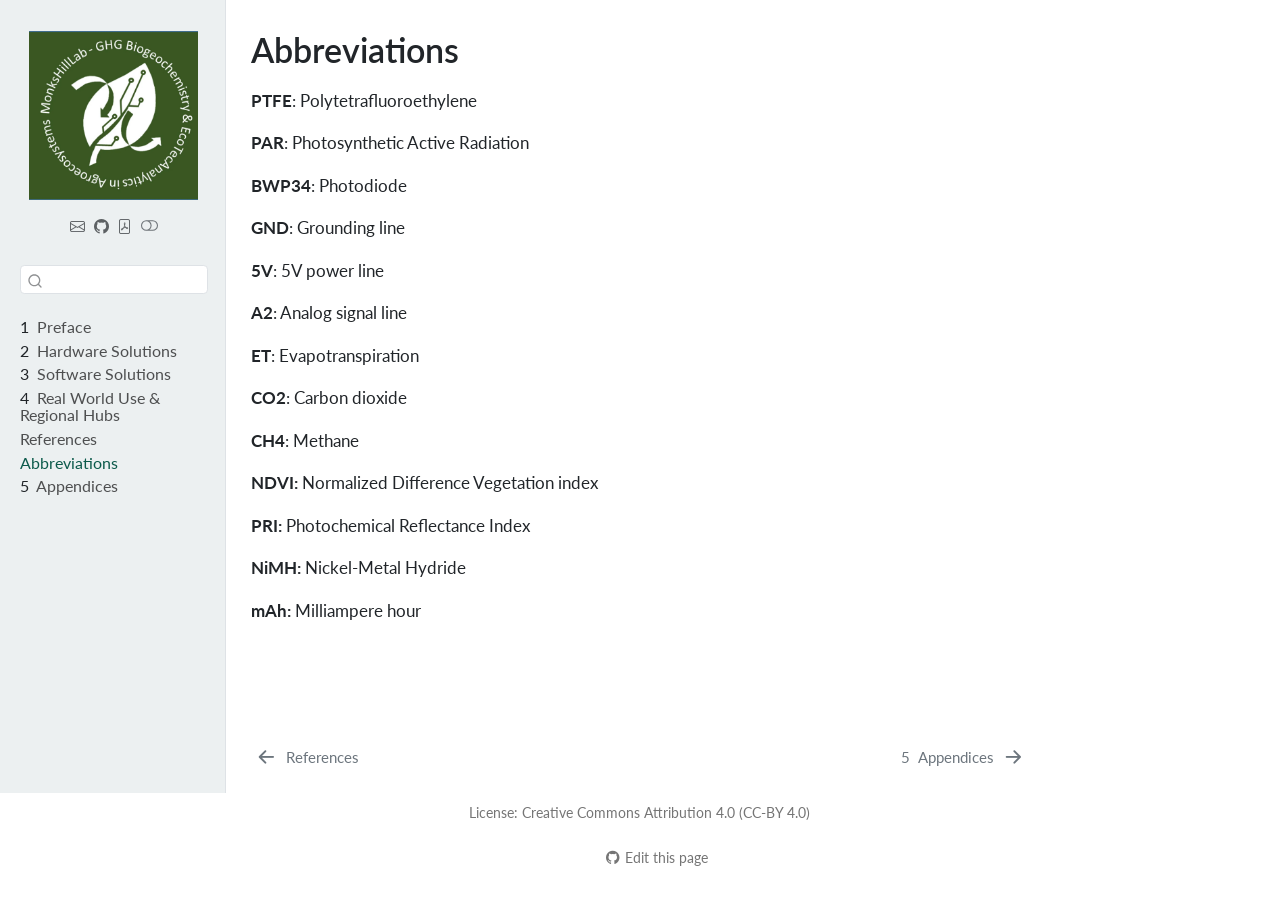
<file: abbreviations.html>
<!DOCTYPE html>
<html xmlns="http://www.w3.org/1999/xhtml" lang="en" xml:lang="en"><head>

<meta charset="utf-8">
<meta name="generator" content="quarto-1.9.37">

<meta name="viewport" content="width=device-width, initial-scale=1.0, user-scalable=yes">


<title>Abbreviations – Build-It-Yourself: Low-Cost Systems for Field Ecophysiology</title>
<style>
/* Default styles provided by pandoc.
** See https://pandoc.org/MANUAL.html#variables-for-html for config info.
*/
code{white-space: pre-wrap;}
span.smallcaps{font-variant: small-caps;}
div.columns{display: flex; gap: min(4vw, 1.5em);}
div.column{flex: auto; overflow-x: auto;}
div.hanging-indent{margin-left: 1.5em; text-indent: -1.5em;}
ul.task-list{list-style: none;}
ul.task-list li input[type="checkbox"] {
  width: 0.8em;
  margin: 0 0.8em 0.2em -1em; /* quarto-specific, see https://github.com/quarto-dev/quarto-cli/issues/4556 */ 
  vertical-align: middle;
}
</style>


<script src="site_libs/quarto-nav/quarto-nav.js"></script>
<script src="site_libs/clipboard/clipboard.min.js"></script>
<script src="site_libs/quarto-search/autocomplete.umd.js"></script>
<script src="site_libs/quarto-search/fuse.min.js"></script>
<script src="site_libs/quarto-search/quarto-search.js"></script>
<meta name="quarto:offset" content="./">
<link href="./appendices.html" rel="next">
<link href="./references.html" rel="prev">
<link href="./assets/mhl-logo.png" rel="icon" type="image/png">
<script src="site_libs/quarto-html/quarto.js" type="module"></script>
<script src="site_libs/quarto-html/tabsets/tabsets.js" type="module"></script>
<script src="site_libs/quarto-html/popper.min.js"></script>
<script src="site_libs/quarto-html/tippy.umd.min.js"></script>
<script src="site_libs/quarto-html/anchor.min.js"></script>
<link href="site_libs/quarto-html/tippy.css" rel="stylesheet">
<link href="site_libs/quarto-html/quarto-syntax-highlighting-7f8f88aac4f3542376d5c11b86a4c14d.css" rel="stylesheet" class="quarto-color-scheme" id="quarto-text-highlighting-styles">
<link href="site_libs/quarto-html/quarto-syntax-highlighting-dark-d0ae9245876894da5ac7e18953ecc5cc.css" rel="stylesheet" class="quarto-color-scheme quarto-color-alternate" id="quarto-text-highlighting-styles">
<link href="site_libs/quarto-html/quarto-syntax-highlighting-7f8f88aac4f3542376d5c11b86a4c14d.css" rel="stylesheet" class="quarto-color-scheme-extra" id="quarto-text-highlighting-styles">
<script src="site_libs/bootstrap/bootstrap.min.js"></script>
<link href="site_libs/bootstrap/bootstrap-icons.css" rel="stylesheet">
<link href="site_libs/bootstrap/bootstrap-299e25f7dd983bf99b6040ee74e88e37.min.css" rel="stylesheet" append-hash="true" class="quarto-color-scheme" id="quarto-bootstrap" data-mode="light">
<link href="site_libs/bootstrap/bootstrap-dark-4070aed0ba7530c7d70946110958b82e.min.css" rel="stylesheet" append-hash="true" class="quarto-color-scheme quarto-color-alternate" id="quarto-bootstrap" data-mode="dark">
<link href="site_libs/bootstrap/bootstrap-299e25f7dd983bf99b6040ee74e88e37.min.css" rel="stylesheet" append-hash="true" class="quarto-color-scheme-extra" id="quarto-bootstrap" data-mode="light">
<script id="quarto-search-options" type="application/json">{
  "location": "sidebar",
  "copy-button": false,
  "collapse-after": 3,
  "panel-placement": "start",
  "type": "textbox",
  "limit": 50,
  "keyboard-shortcut": [
    "f",
    "/",
    "s"
  ],
  "show-item-context": false,
  "language": {
    "search-no-results-text": "No results",
    "search-matching-documents-text": "matching documents",
    "search-copy-link-title": "Copy link to search",
    "search-hide-matches-text": "Hide additional matches",
    "search-more-match-text": "more match in this document",
    "search-more-matches-text": "more matches in this document",
    "search-clear-button-title": "Clear",
    "search-text-placeholder": "",
    "search-detached-cancel-button-title": "Cancel",
    "search-submit-button-title": "Submit",
    "search-label": "Search"
  }
}</script>
<script async="" src="https://hypothes.is/embed.js"></script>
<script>
  window.document.addEventListener("DOMContentLoaded", function (_event) {
    document.body.classList.add('hypothesis-enabled');
  });
</script>


</head>

<body class="nav-sidebar docked quarto-light"><script id="quarto-html-before-body" type="application/javascript">
    const toggleBodyColorMode = (bsSheetEl) => {
      const mode = bsSheetEl.getAttribute("data-mode");
      const bodyEl = window.document.querySelector("body");
      if (mode === "dark") {
        bodyEl.classList.add("quarto-dark");
        bodyEl.classList.remove("quarto-light");
      } else {
        bodyEl.classList.add("quarto-light");
        bodyEl.classList.remove("quarto-dark");
      }
    }
    const toggleBodyColorPrimary = () => {
      const bsSheetEl = window.document.querySelector("link#quarto-bootstrap:not([rel=disabled-stylesheet])");
      if (bsSheetEl) {
        toggleBodyColorMode(bsSheetEl);
      }
    }
    const setColorSchemeToggle = (alternate) => {
      const toggles = window.document.querySelectorAll('.quarto-color-scheme-toggle');
      for (let i=0; i < toggles.length; i++) {
        const toggle = toggles[i];
        if (toggle) {
          if (alternate) {
            toggle.classList.add("alternate");
          } else {
            toggle.classList.remove("alternate");
          }
        }
      }
    };
    const toggleColorMode = (alternate) => {
      // Switch the stylesheets
      const primaryStylesheets = window.document.querySelectorAll('link.quarto-color-scheme:not(.quarto-color-alternate)');
      const alternateStylesheets = window.document.querySelectorAll('link.quarto-color-scheme.quarto-color-alternate');
      manageTransitions('#quarto-margin-sidebar .nav-link', false);
      if (alternate) {
        // note: dark is layered on light, we don't disable primary!
        enableStylesheet(alternateStylesheets);
        for (const sheetNode of alternateStylesheets) {
          if (sheetNode.id === "quarto-bootstrap") {
            toggleBodyColorMode(sheetNode);
          }
        }
      } else {
        disableStylesheet(alternateStylesheets);
        enableStylesheet(primaryStylesheets)
        toggleBodyColorPrimary();
      }
      manageTransitions('#quarto-margin-sidebar .nav-link', true);
      // Switch the toggles
      setColorSchemeToggle(alternate)
      // Hack to workaround the fact that safari doesn't
      // properly recolor the scrollbar when toggling (#1455)
      if (navigator.userAgent.indexOf('Safari') > 0 && navigator.userAgent.indexOf('Chrome') == -1) {
        manageTransitions("body", false);
        window.scrollTo(0, 1);
        setTimeout(() => {
          window.scrollTo(0, 0);
          manageTransitions("body", true);
        }, 40);
      }
    }
    const disableStylesheet = (stylesheets) => {
      for (let i=0; i < stylesheets.length; i++) {
        const stylesheet = stylesheets[i];
        stylesheet.rel = 'disabled-stylesheet';
      }
    }
    const enableStylesheet = (stylesheets) => {
      for (let i=0; i < stylesheets.length; i++) {
        const stylesheet = stylesheets[i];
        if(stylesheet.rel !== 'stylesheet') { // for Chrome, which will still FOUC without this check
          stylesheet.rel = 'stylesheet';
        }
      }
    }
    const manageTransitions = (selector, allowTransitions) => {
      const els = window.document.querySelectorAll(selector);
      for (let i=0; i < els.length; i++) {
        const el = els[i];
        if (allowTransitions) {
          el.classList.remove('notransition');
        } else {
          el.classList.add('notransition');
        }
      }
    }
    const isFileUrl = () => {
      return window.location.protocol === 'file:';
    }
    const hasAlternateSentinel = () => {
      let styleSentinel = getColorSchemeSentinel();
      if (styleSentinel !== null) {
        return styleSentinel === "alternate";
      } else {
        return false;
      }
    }
    const setStyleSentinel = (alternate) => {
      const value = alternate ? "alternate" : "default";
      if (!isFileUrl()) {
        window.localStorage.setItem("quarto-color-scheme", value);
      } else {
        localAlternateSentinel = value;
      }
    }
    const getColorSchemeSentinel = () => {
      if (!isFileUrl()) {
        const storageValue = window.localStorage.getItem("quarto-color-scheme");
        return storageValue != null ? storageValue : localAlternateSentinel;
      } else {
        return localAlternateSentinel;
      }
    }
    const toggleGiscusIfUsed = (isAlternate, darkModeDefault) => {
      const baseTheme = document.querySelector('#giscus-base-theme')?.value ?? 'light';
      const alternateTheme = document.querySelector('#giscus-alt-theme')?.value ?? 'dark';
      let newTheme = '';
      if(authorPrefersDark) {
        newTheme = isAlternate ? baseTheme : alternateTheme;
      } else {
        newTheme = isAlternate ? alternateTheme : baseTheme;
      }
      const changeGiscusTheme = () => {
        // From: https://github.com/giscus/giscus/issues/336
        const sendMessage = (message) => {
          const iframe = document.querySelector('iframe.giscus-frame');
          if (!iframe) return;
          iframe.contentWindow.postMessage({ giscus: message }, 'https://giscus.app');
        }
        sendMessage({
          setConfig: {
            theme: newTheme
          }
        });
      }
      const isGiscussLoaded = window.document.querySelector('iframe.giscus-frame') !== null;
      if (isGiscussLoaded) {
        changeGiscusTheme();
      }
    };
    const authorPrefersDark = false;
    const darkModeDefault = authorPrefersDark;
      document.querySelector('link#quarto-text-highlighting-styles.quarto-color-scheme-extra').rel = 'disabled-stylesheet';
      document.querySelector('link#quarto-bootstrap.quarto-color-scheme-extra').rel = 'disabled-stylesheet';
    let localAlternateSentinel = darkModeDefault ? 'alternate' : 'default';
    // Dark / light mode switch
    window.quartoToggleColorScheme = () => {
      // Read the current dark / light value
      let toAlternate = !hasAlternateSentinel();
      toggleColorMode(toAlternate);
      setStyleSentinel(toAlternate);
      toggleGiscusIfUsed(toAlternate, darkModeDefault);
      window.dispatchEvent(new Event('resize'));
    };
    // Switch to dark mode if need be
    if (hasAlternateSentinel()) {
      toggleColorMode(true);
    } else {
      toggleColorMode(false);
    }
  </script>

<div id="quarto-search-results"></div>
  <header id="quarto-header" class="headroom fixed-top">
  <nav class="quarto-secondary-nav">
    <div class="container-fluid d-flex">
      <button type="button" class="quarto-btn-toggle btn" data-bs-toggle="collapse" role="button" data-bs-target=".quarto-sidebar-collapse-item" aria-controls="quarto-sidebar" aria-expanded="false" aria-label="Toggle sidebar navigation" onclick="if (window.quartoToggleHeadroom) { window.quartoToggleHeadroom(); }">
        <i class="bi bi-layout-text-sidebar-reverse"></i>
      </button>
        <nav class="quarto-page-breadcrumbs" aria-label="breadcrumb"><ol class="breadcrumb"><li class="breadcrumb-item"><a href="./abbreviations.html">Abbreviations</a></li></ol></nav>
        <a class="flex-grow-1" role="navigation" data-bs-toggle="collapse" data-bs-target=".quarto-sidebar-collapse-item" aria-controls="quarto-sidebar" aria-expanded="false" aria-label="Toggle sidebar navigation" onclick="if (window.quartoToggleHeadroom) { window.quartoToggleHeadroom(); }">      
        </a>
      <button type="button" class="btn quarto-search-button" aria-label="Search" onclick="window.quartoOpenSearch();">
        <i class="bi bi-search"></i>
      </button>
    </div>
  </nav>
</header>
<!-- content -->
<div id="quarto-content" class="quarto-container page-columns page-rows-contents page-layout-article">
<!-- sidebar -->
  <nav id="quarto-sidebar" class="sidebar collapse collapse-horizontal quarto-sidebar-collapse-item sidebar-navigation docked overflow-auto">
    <div class="pt-lg-2 mt-2 text-center sidebar-header sidebar-header-stacked">
      <a href="./index.html" class="sidebar-logo-link">
      <img src="./assets/mhl-logo.png" alt="" class="sidebar-logo light-content py-0 d-lg-inline d-none">
      <img src="./assets/mhl-logo.png" alt="" class="sidebar-logo dark-content py-0 d-lg-inline d-none">
      </a>
    <div class="sidebar-title mb-0 py-0">
      <a href="./"></a> 
        <div class="sidebar-tools-main tools-wide">
    <a href="mailto:mathiashoffmann@zalf.de" title="" class="quarto-navigation-tool px-1" aria-label=""><i class="bi bi-envelope"></i></a>
    <a href="https://github.com/zalf-lli/LCSfFE-handbook" title="Source Code" class="quarto-navigation-tool px-1" aria-label="Source Code"><i class="bi bi-github"></i></a>
    <a href="./Build-It-Yourself--Low-Cost-Systems-for-Field-Ecophysiology.pdf" title="Download PDF" class="quarto-navigation-tool px-1" aria-label="Download PDF"><i class="bi bi-file-pdf"></i></a>
  <a href="" class="quarto-color-scheme-toggle quarto-navigation-tool  px-1" onclick="window.quartoToggleColorScheme(); return false;" title="Toggle dark mode"><i class="bi"></i></a>
</div>
    </div>
      </div>
        <div class="mt-2 flex-shrink-0 align-items-center">
        <div class="sidebar-search">
        <div id="quarto-search" class="" title="Search"></div>
        </div>
        </div>
    <div class="sidebar-menu-container"> 
    <ul class="list-unstyled mt-1">
        <li class="sidebar-item">
  <div class="sidebar-item-container"> 
  <a href="./index.html" class="sidebar-item-text sidebar-link">
 <span class="menu-text"><span class="chapter-number">1</span>&nbsp; <span class="chapter-title">Preface</span></span></a>
  </div>
</li>
        <li class="sidebar-item">
  <div class="sidebar-item-container"> 
  <a href="./hardware-solutions.html" class="sidebar-item-text sidebar-link">
 <span class="menu-text"><span class="chapter-number">2</span>&nbsp; <span class="chapter-title">Hardware Solutions</span></span></a>
  </div>
</li>
        <li class="sidebar-item">
  <div class="sidebar-item-container"> 
  <a href="./software-solutions.html" class="sidebar-item-text sidebar-link">
 <span class="menu-text"><span class="chapter-number">3</span>&nbsp; <span class="chapter-title">Software Solutions</span></span></a>
  </div>
</li>
        <li class="sidebar-item">
  <div class="sidebar-item-container"> 
  <a href="./real-world-use.html" class="sidebar-item-text sidebar-link">
 <span class="menu-text"><span class="chapter-number">4</span>&nbsp; <span class="chapter-title">Real World Use &amp; Regional Hubs</span></span></a>
  </div>
</li>
        <li class="sidebar-item">
  <div class="sidebar-item-container"> 
  <a href="./references.html" class="sidebar-item-text sidebar-link">
 <span class="menu-text">References</span></a>
  </div>
</li>
        <li class="sidebar-item">
  <div class="sidebar-item-container"> 
  <a href="./abbreviations.html" class="sidebar-item-text sidebar-link active">
 <span class="menu-text">Abbreviations</span></a>
  </div>
</li>
        <li class="sidebar-item">
  <div class="sidebar-item-container"> 
  <a href="./appendices.html" class="sidebar-item-text sidebar-link">
 <span class="menu-text"><span class="chapter-number">5</span>&nbsp; <span class="chapter-title">Appendices</span></span></a>
  </div>
</li>
    </ul>
    </div>
</nav>
<div id="quarto-sidebar-glass" class="quarto-sidebar-collapse-item" data-bs-toggle="collapse" data-bs-target=".quarto-sidebar-collapse-item"></div>
<!-- margin-sidebar -->
    <div id="quarto-margin-sidebar" class="sidebar margin-sidebar zindex-bottom">
        
    </div>
<!-- main -->
<main class="content" id="quarto-document-content">


<header id="title-block-header" class="quarto-title-block default">
<div class="quarto-title">
<h1 class="title">Abbreviations</h1>
</div>



<div class="quarto-title-meta">

    
  
    
  </div>
  


</header>


<p><strong>PTFE</strong>: Polytetrafluoroethylene</p>
<p><strong>PAR</strong>: Photosynthetic Active Radiation</p>
<p><strong>BWP34</strong>: Photodiode</p>
<p><strong>GND</strong>: Grounding line</p>
<p><strong>5V</strong>: 5V power line</p>
<p><strong>A2</strong>: Analog signal line</p>
<p><strong>ET</strong>: Evapotranspiration</p>
<p><strong>CO2</strong>: Carbon dioxide</p>
<p><strong>CH4</strong>: Methane</p>
<p><strong>NDVI:</strong> Normalized Difference Vegetation index</p>
<p><strong>PRI:</strong> Photochemical Reflectance Index</p>
<p><strong>NiMH:</strong> Nickel-Metal Hydride</p>
<p><strong>mAh:</strong> Milliampere hour</p>



</main> <!-- /main -->
<script id="quarto-html-after-body" type="application/javascript">
  window.document.addEventListener("DOMContentLoaded", function (event) {
    // Ensure there is a toggle, if there isn't float one in the top right
    if (window.document.querySelector('.quarto-color-scheme-toggle') === null) {
      const a = window.document.createElement('a');
      a.classList.add('top-right');
      a.classList.add('quarto-color-scheme-toggle');
      a.href = "";
      a.onclick = function() { try { window.quartoToggleColorScheme(); } catch {} return false; };
      const i = window.document.createElement("i");
      i.classList.add('bi');
      a.appendChild(i);
      window.document.body.appendChild(a);
    }
    setColorSchemeToggle(hasAlternateSentinel())
    const icon = "";
    const anchorJS = new window.AnchorJS();
    anchorJS.options = {
      placement: 'right',
      icon: icon
    };
    anchorJS.add('.anchored');
    const isCodeAnnotation = (el) => {
      for (const clz of el.classList) {
        if (clz.startsWith('code-annotation-')) {                     
          return true;
        }
      }
      return false;
    }
    const onCopySuccess = function(e) {
      // button target
      const button = e.trigger;
      // don't keep focus
      button.blur();
      // flash "checked"
      button.classList.add('code-copy-button-checked');
      var currentTitle = button.getAttribute("title");
      button.setAttribute("title", "Copied!");
      let tooltip;
      if (window.bootstrap) {
        button.setAttribute("data-bs-toggle", "tooltip");
        button.setAttribute("data-bs-placement", "left");
        button.setAttribute("data-bs-title", "Copied!");
        tooltip = new bootstrap.Tooltip(button, 
          { trigger: "manual", 
            customClass: "code-copy-button-tooltip",
            offset: [0, -8]});
        tooltip.show();    
      }
      setTimeout(function() {
        if (tooltip) {
          tooltip.hide();
          button.removeAttribute("data-bs-title");
          button.removeAttribute("data-bs-toggle");
          button.removeAttribute("data-bs-placement");
        }
        button.setAttribute("title", currentTitle);
        button.classList.remove('code-copy-button-checked');
      }, 1000);
      // clear code selection
      e.clearSelection();
    }
    const getTextToCopy = function(trigger) {
      const outerScaffold = trigger.parentElement.cloneNode(true);
      const codeEl = outerScaffold.querySelector('code');
      for (const childEl of codeEl.children) {
        if (isCodeAnnotation(childEl)) {
          childEl.remove();
        }
      }
      return codeEl.innerText;
    }
    const clipboard = new window.ClipboardJS('.code-copy-button:not([data-in-quarto-modal])', {
      text: getTextToCopy
    });
    clipboard.on('success', onCopySuccess);
    if (window.document.getElementById('quarto-embedded-source-code-modal')) {
      const clipboardModal = new window.ClipboardJS('.code-copy-button[data-in-quarto-modal]', {
        text: getTextToCopy,
        container: window.document.getElementById('quarto-embedded-source-code-modal')
      });
      clipboardModal.on('success', onCopySuccess);
    }
      var localhostRegex = new RegExp(/^(?:http|https):\/\/localhost\:?[0-9]*\//);
      var mailtoRegex = new RegExp(/^mailto:/);
        var filterRegex = new RegExp('/' + window.location.host + '/');
      var isInternal = (href) => {
          return filterRegex.test(href) || localhostRegex.test(href) || mailtoRegex.test(href);
      }
      // Inspect non-navigation links and adorn them if external
     var links = window.document.querySelectorAll('a[href]:not(.nav-link):not(.navbar-brand):not(.toc-action):not(.sidebar-link):not(.sidebar-item-toggle):not(.pagination-link):not(.no-external):not([aria-hidden]):not(.dropdown-item):not(.quarto-navigation-tool):not(.about-link)');
      for (var i=0; i<links.length; i++) {
        const link = links[i];
        if (!isInternal(link.href)) {
          // undo the damage that might have been done by quarto-nav.js in the case of
          // links that we want to consider external
          if (link.dataset.originalHref !== undefined) {
            link.href = link.dataset.originalHref;
          }
        }
      }
    function tippyHover(el, contentFn, onTriggerFn, onUntriggerFn) {
      const config = {
        allowHTML: true,
        maxWidth: 500,
        delay: 100,
        arrow: false,
        appendTo: function(el) {
            return el.parentElement;
        },
        interactive: true,
        interactiveBorder: 10,
        theme: 'quarto',
        placement: 'bottom-start',
      };
      if (contentFn) {
        config.content = contentFn;
      }
      if (onTriggerFn) {
        config.onTrigger = onTriggerFn;
      }
      if (onUntriggerFn) {
        config.onUntrigger = onUntriggerFn;
      }
      window.tippy(el, config); 
    }
    const noterefs = window.document.querySelectorAll('a[role="doc-noteref"]');
    for (var i=0; i<noterefs.length; i++) {
      const ref = noterefs[i];
      tippyHover(ref, function() {
        // use id or data attribute instead here
        let href = ref.getAttribute('data-footnote-href') || ref.getAttribute('href');
        try { href = new URL(href).hash; } catch {}
        const id = href.replace(/^#\/?/, "");
        const note = window.document.getElementById(id);
        if (note) {
          return note.innerHTML;
        } else {
          return "";
        }
      });
    }
    const xrefs = window.document.querySelectorAll('a.quarto-xref');
    const processXRef = (id, note) => {
      // Strip column container classes
      const stripColumnClz = (el) => {
        el.classList.remove("page-full", "page-columns");
        if (el.children) {
          for (const child of el.children) {
            stripColumnClz(child);
          }
        }
      }
      stripColumnClz(note)
      if (id === null || id.startsWith('sec-')) {
        // Special case sections, only their first couple elements
        const container = document.createElement("div");
        if (note.children && note.children.length > 2) {
          container.appendChild(note.children[0].cloneNode(true));
          for (let i = 1; i < note.children.length; i++) {
            const child = note.children[i];
            if (child.tagName === "P" && child.innerText === "") {
              continue;
            } else {
              container.appendChild(child.cloneNode(true));
              break;
            }
          }
          if (window.Quarto?.typesetMath) {
            window.Quarto.typesetMath(container);
          }
          return container.innerHTML
        } else {
          if (window.Quarto?.typesetMath) {
            window.Quarto.typesetMath(note);
          }
          return note.innerHTML;
        }
      } else {
        // Remove any anchor links if they are present
        const anchorLink = note.querySelector('a.anchorjs-link');
        if (anchorLink) {
          anchorLink.remove();
        }
        if (window.Quarto?.typesetMath) {
          window.Quarto.typesetMath(note);
        }
        if (note.classList.contains("callout")) {
          return note.outerHTML;
        } else {
          return note.innerHTML;
        }
      }
    }
    for (var i=0; i<xrefs.length; i++) {
      const xref = xrefs[i];
      tippyHover(xref, undefined, function(instance) {
        instance.disable();
        let url = xref.getAttribute('href');
        let hash = undefined; 
        if (url.startsWith('#')) {
          hash = url;
        } else {
          try { hash = new URL(url).hash; } catch {}
        }
        if (hash) {
          const id = hash.replace(/^#\/?/, "");
          const note = window.document.getElementById(id);
          if (note !== null) {
            try {
              const html = processXRef(id, note.cloneNode(true));
              instance.setContent(html);
            } finally {
              instance.enable();
              instance.show();
            }
          } else {
            // See if we can fetch this
            fetch(url.split('#')[0])
            .then(res => res.text())
            .then(html => {
              const parser = new DOMParser();
              const htmlDoc = parser.parseFromString(html, "text/html");
              const note = htmlDoc.getElementById(id);
              if (note !== null) {
                const html = processXRef(id, note);
                instance.setContent(html);
              } 
            }).finally(() => {
              instance.enable();
              instance.show();
            });
          }
        } else {
          // See if we can fetch a full url (with no hash to target)
          // This is a special case and we should probably do some content thinning / targeting
          fetch(url)
          .then(res => res.text())
          .then(html => {
            const parser = new DOMParser();
            const htmlDoc = parser.parseFromString(html, "text/html");
            const note = htmlDoc.querySelector('main.content');
            if (note !== null) {
              // This should only happen for chapter cross references
              // (since there is no id in the URL)
              // remove the first header
              if (note.children.length > 0 && note.children[0].tagName === "HEADER") {
                note.children[0].remove();
              }
              const html = processXRef(null, note);
              instance.setContent(html);
            } 
          }).finally(() => {
            instance.enable();
            instance.show();
          });
        }
      }, function(instance) {
      });
    }
        let selectedAnnoteEl;
        const selectorForAnnotation = ( cell, annotation) => {
          let cellAttr = 'data-code-cell="' + cell + '"';
          let lineAttr = 'data-code-annotation="' +  annotation + '"';
          const selector = 'span[' + cellAttr + '][' + lineAttr + ']';
          return selector;
        }
        const selectCodeLines = (annoteEl) => {
          const doc = window.document;
          const targetCell = annoteEl.getAttribute("data-target-cell");
          const targetAnnotation = annoteEl.getAttribute("data-target-annotation");
          const annoteSpan = window.document.querySelector(selectorForAnnotation(targetCell, targetAnnotation));
          const lines = annoteSpan.getAttribute("data-code-lines").split(",");
          const lineIds = lines.map((line) => {
            return targetCell + "-" + line;
          })
          let top = null;
          let height = null;
          let parent = null;
          if (lineIds.length > 0) {
              //compute the position of the single el (top and bottom and make a div)
              const el = window.document.getElementById(lineIds[0]);
              top = el.offsetTop;
              height = el.offsetHeight;
              parent = el.parentElement.parentElement;
            if (lineIds.length > 1) {
              const lastEl = window.document.getElementById(lineIds[lineIds.length - 1]);
              const bottom = lastEl.offsetTop + lastEl.offsetHeight;
              height = bottom - top;
            }
            if (top !== null && height !== null && parent !== null) {
              // cook up a div (if necessary) and position it 
              let div = window.document.getElementById("code-annotation-line-highlight");
              if (div === null) {
                div = window.document.createElement("div");
                div.setAttribute("id", "code-annotation-line-highlight");
                div.style.position = 'absolute';
                parent.appendChild(div);
              }
              div.style.top = top - 2 + "px";
              div.style.height = height + 4 + "px";
              div.style.left = 0;
              let gutterDiv = window.document.getElementById("code-annotation-line-highlight-gutter");
              if (gutterDiv === null) {
                gutterDiv = window.document.createElement("div");
                gutterDiv.setAttribute("id", "code-annotation-line-highlight-gutter");
                gutterDiv.style.position = 'absolute';
                const codeCell = window.document.getElementById(targetCell);
                const gutter = codeCell.querySelector('.code-annotation-gutter');
                gutter.appendChild(gutterDiv);
              }
              gutterDiv.style.top = top - 2 + "px";
              gutterDiv.style.height = height + 4 + "px";
            }
            selectedAnnoteEl = annoteEl;
          }
        };
        const unselectCodeLines = () => {
          const elementsIds = ["code-annotation-line-highlight", "code-annotation-line-highlight-gutter"];
          elementsIds.forEach((elId) => {
            const div = window.document.getElementById(elId);
            if (div) {
              div.remove();
            }
          });
          selectedAnnoteEl = undefined;
        };
          // Handle positioning of the toggle
      window.addEventListener(
        "resize",
        throttle(() => {
          elRect = undefined;
          if (selectedAnnoteEl) {
            selectCodeLines(selectedAnnoteEl);
          }
        }, 10)
      );
      function throttle(fn, ms) {
      let throttle = false;
      let timer;
        return (...args) => {
          if(!throttle) { // first call gets through
              fn.apply(this, args);
              throttle = true;
          } else { // all the others get throttled
              if(timer) clearTimeout(timer); // cancel #2
              timer = setTimeout(() => {
                fn.apply(this, args);
                timer = throttle = false;
              }, ms);
          }
        };
      }
        // Attach click handler to the DT
        const annoteDls = window.document.querySelectorAll('dt[data-target-cell]');
        for (const annoteDlNode of annoteDls) {
          annoteDlNode.addEventListener('click', (event) => {
            const clickedEl = event.target;
            if (clickedEl !== selectedAnnoteEl) {
              unselectCodeLines();
              const activeEl = window.document.querySelector('dt[data-target-cell].code-annotation-active');
              if (activeEl) {
                activeEl.classList.remove('code-annotation-active');
              }
              selectCodeLines(clickedEl);
              clickedEl.classList.add('code-annotation-active');
            } else {
              // Unselect the line
              unselectCodeLines();
              clickedEl.classList.remove('code-annotation-active');
            }
          });
        }
    const findCites = (el) => {
      const parentEl = el.parentElement;
      if (parentEl) {
        const cites = parentEl.dataset.cites;
        if (cites) {
          return {
            el,
            cites: cites.split(' ')
          };
        } else {
          return findCites(el.parentElement)
        }
      } else {
        return undefined;
      }
    };
    var bibliorefs = window.document.querySelectorAll('a[role="doc-biblioref"]');
    for (var i=0; i<bibliorefs.length; i++) {
      const ref = bibliorefs[i];
      const citeInfo = findCites(ref);
      if (citeInfo) {
        tippyHover(citeInfo.el, function() {
          var popup = window.document.createElement('div');
          citeInfo.cites.forEach(function(cite) {
            var citeDiv = window.document.createElement('div');
            citeDiv.classList.add('hanging-indent');
            citeDiv.classList.add('csl-entry');
            var biblioDiv = window.document.getElementById('ref-' + cite);
            if (biblioDiv) {
              citeDiv.innerHTML = biblioDiv.innerHTML;
            }
            popup.appendChild(citeDiv);
          });
          return popup.innerHTML;
        });
      }
    }
  });
  </script>
<nav class="page-navigation">
  <div class="nav-page nav-page-previous">
      <a href="./references.html" class="pagination-link" aria-label="References">
        <i class="bi bi-arrow-left-short"></i> <span class="nav-page-text">References</span>
      </a>          
  </div>
  <div class="nav-page nav-page-next">
      <a href="./appendices.html" class="pagination-link" aria-label="Appendices">
        <span class="nav-page-text"><span class="chapter-number">5</span>&nbsp; <span class="chapter-title">Appendices</span></span> <i class="bi bi-arrow-right-short"></i>
      </a>
  </div>
</nav>
</div> <!-- /content -->
<footer class="footer">
  <div class="nav-footer">
    <div class="nav-footer-left">
      &nbsp;
    </div>   
    <div class="nav-footer-center">
<p>License: Creative Commons Attribution 4.0 (CC-BY 4.0)</p>
<div class="toc-actions"><ul><li><a href="https://github.com/zalf-lli/LCSfFE-handbook/edit/main/abbreviations.qmd" class="toc-action"><i class="bi bi-github"></i>Edit this page</a></li></ul></div></div>
    <div class="nav-footer-right">
      &nbsp;
    </div>
  </div>
</footer>




</body></html>
</file>
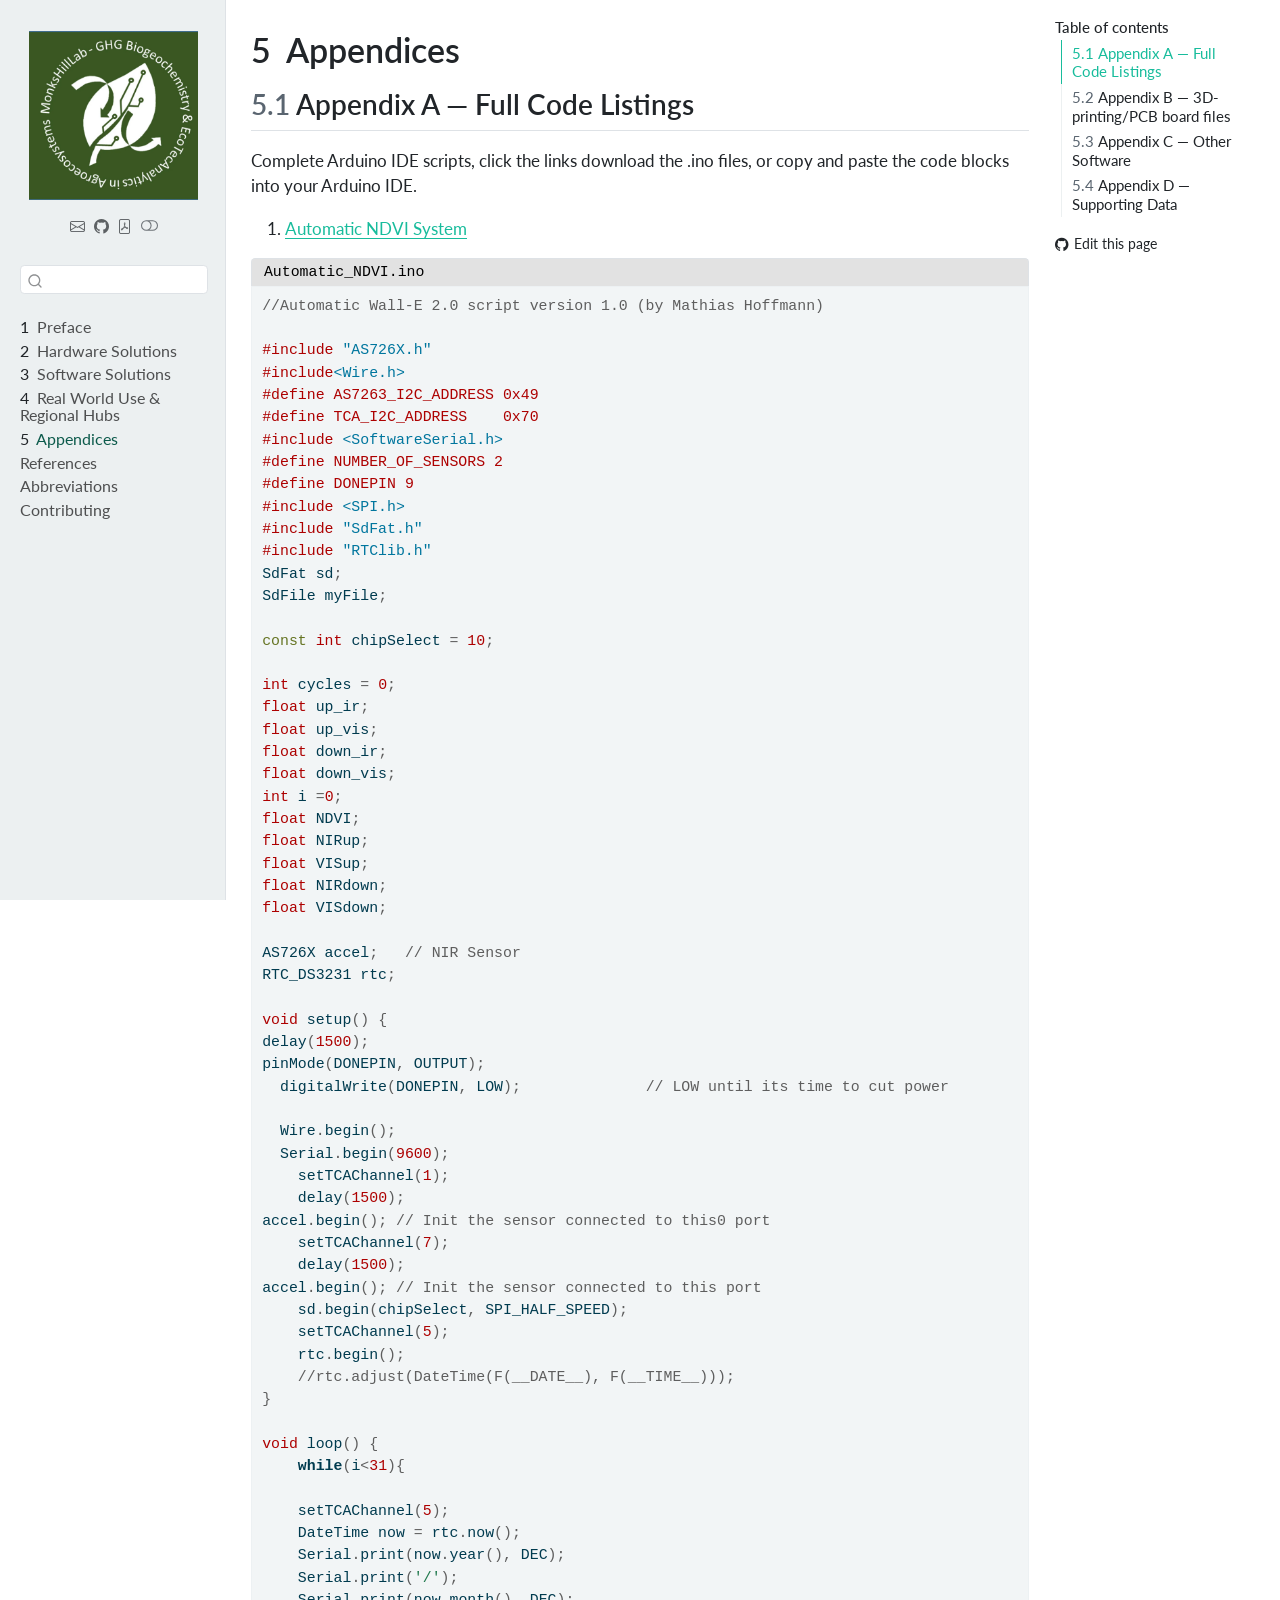
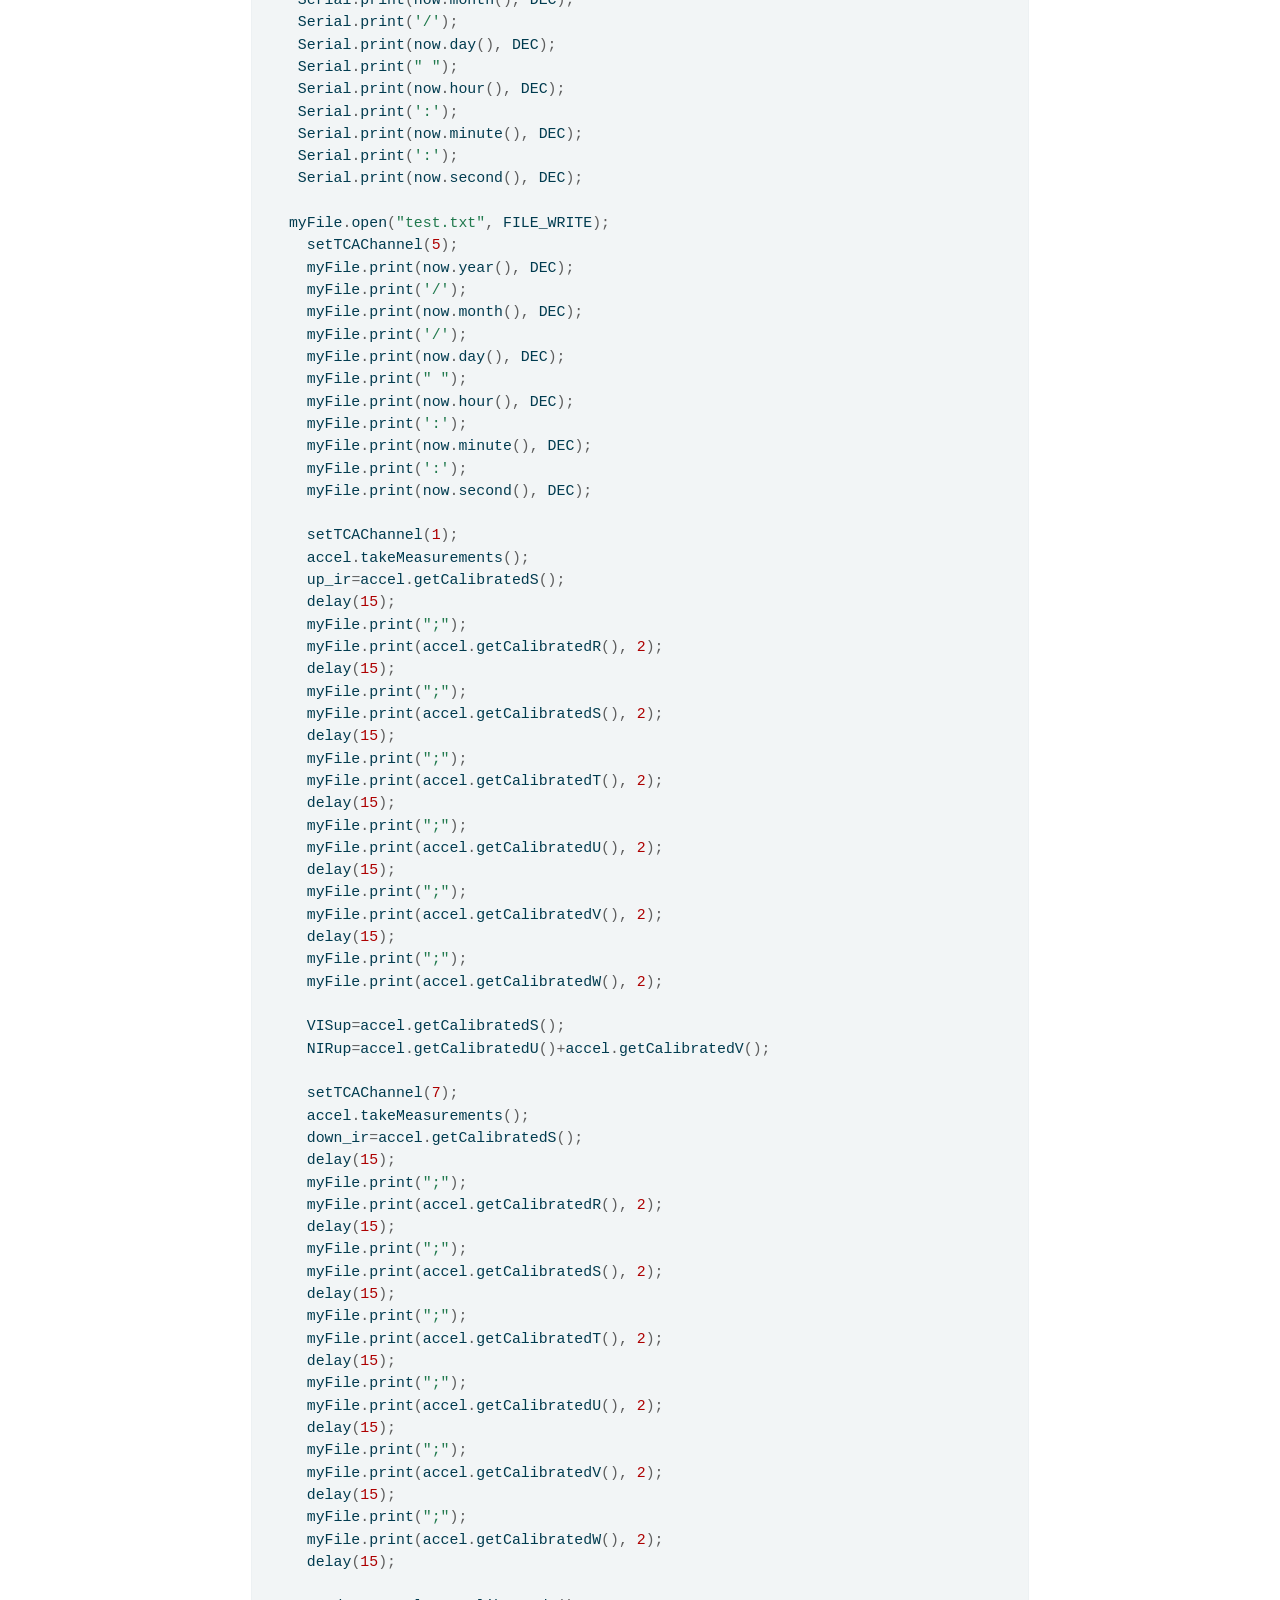
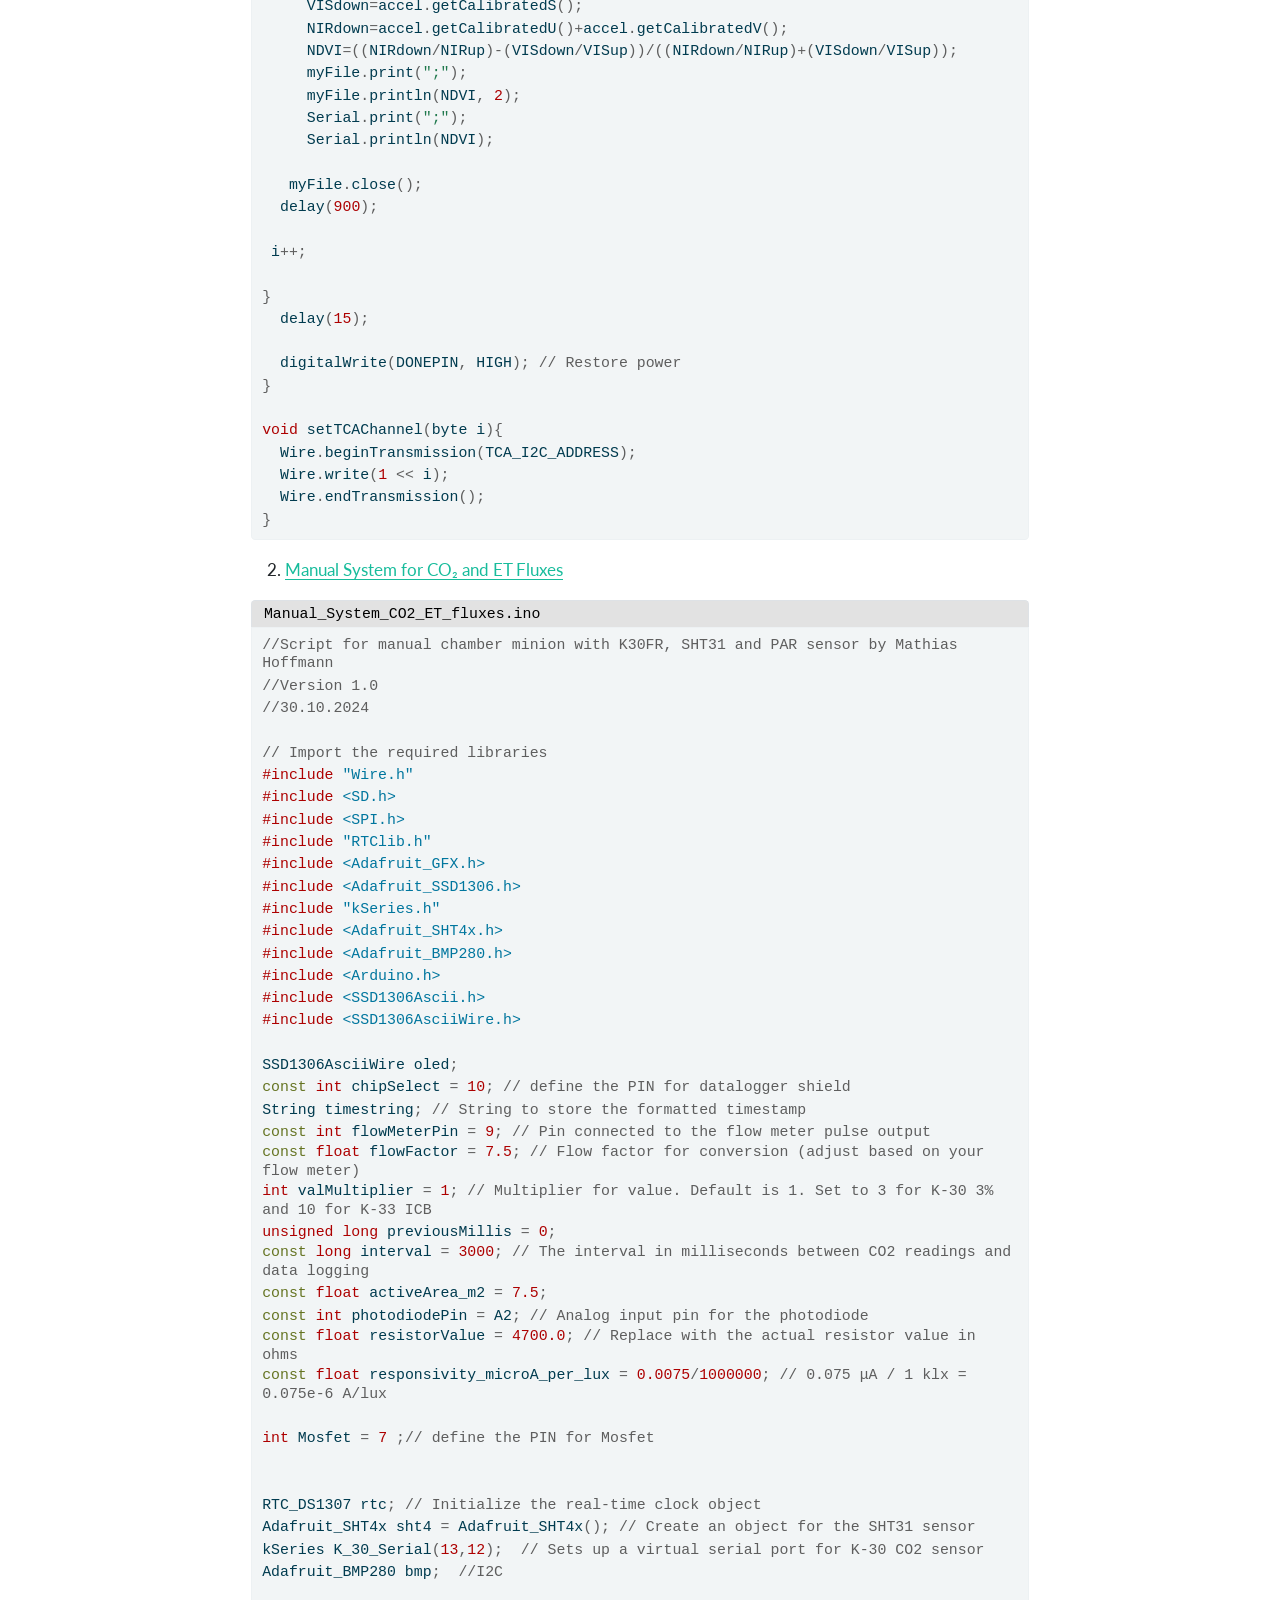
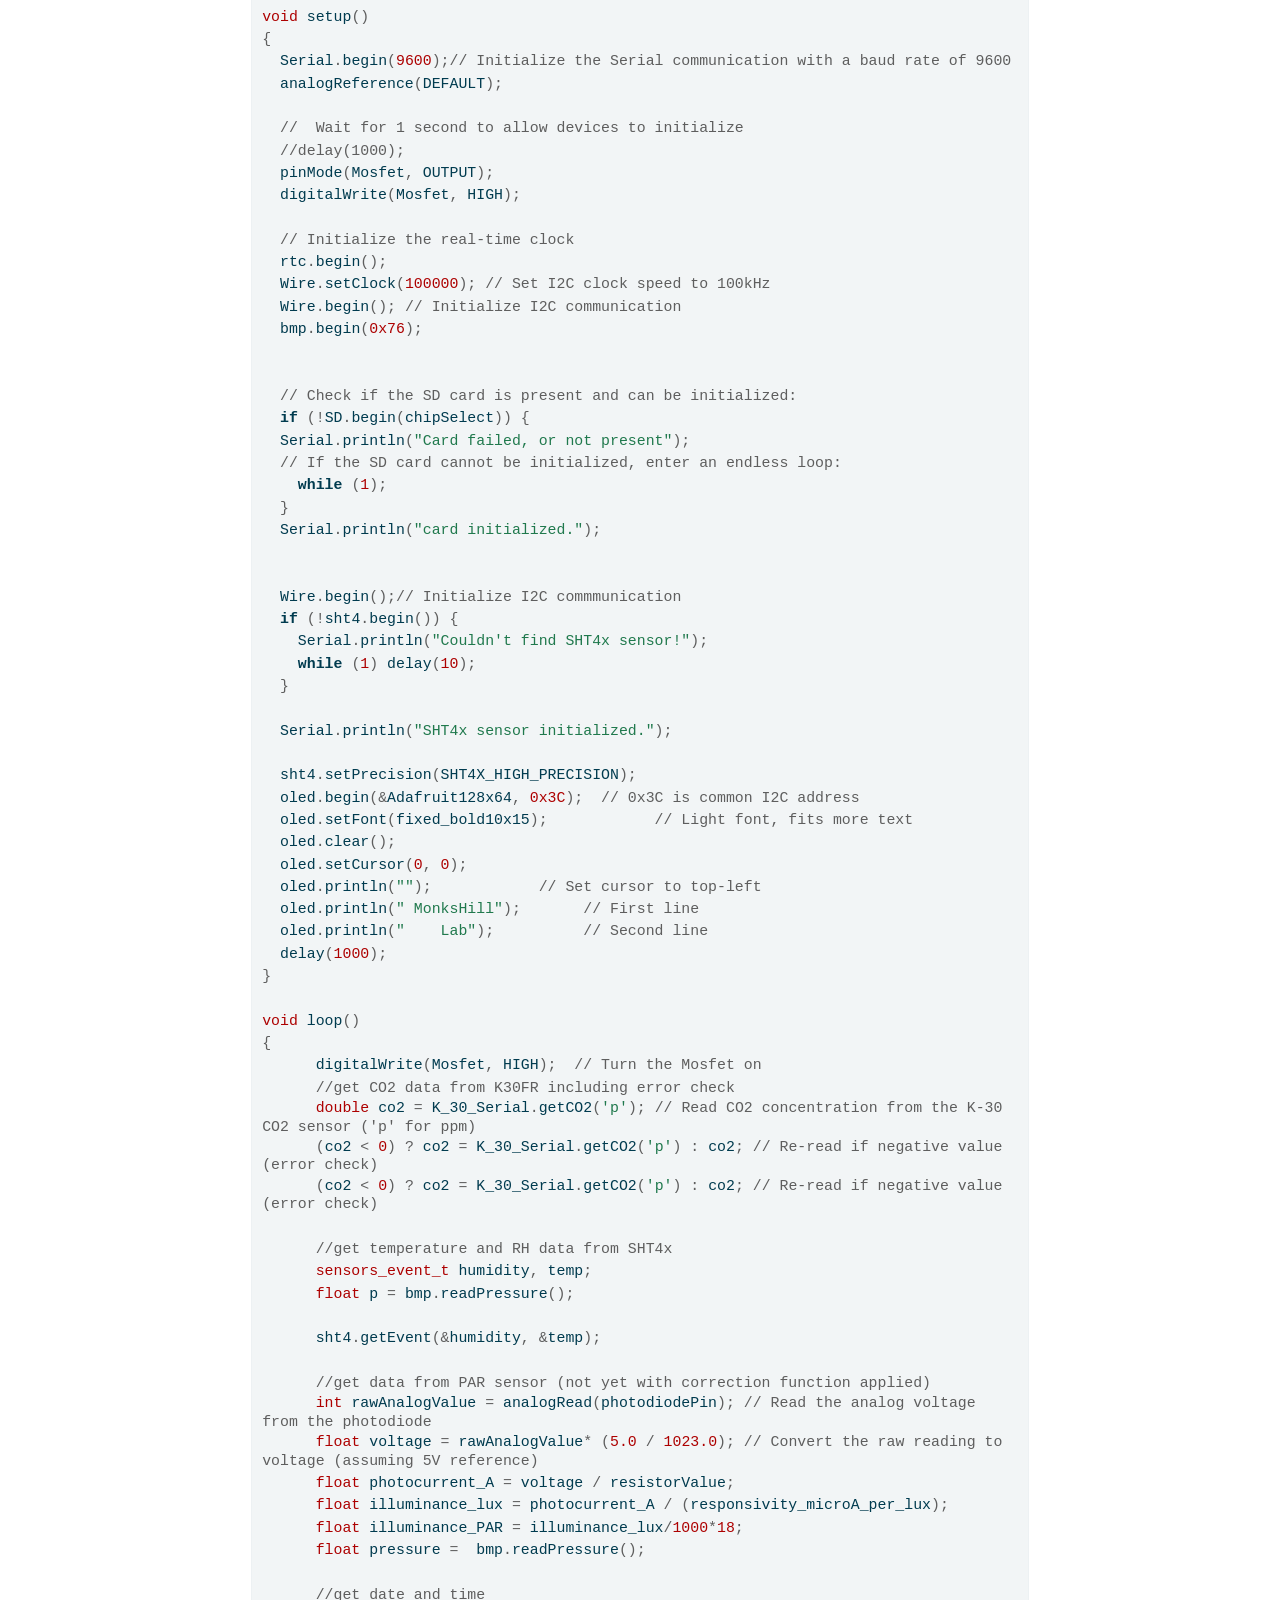
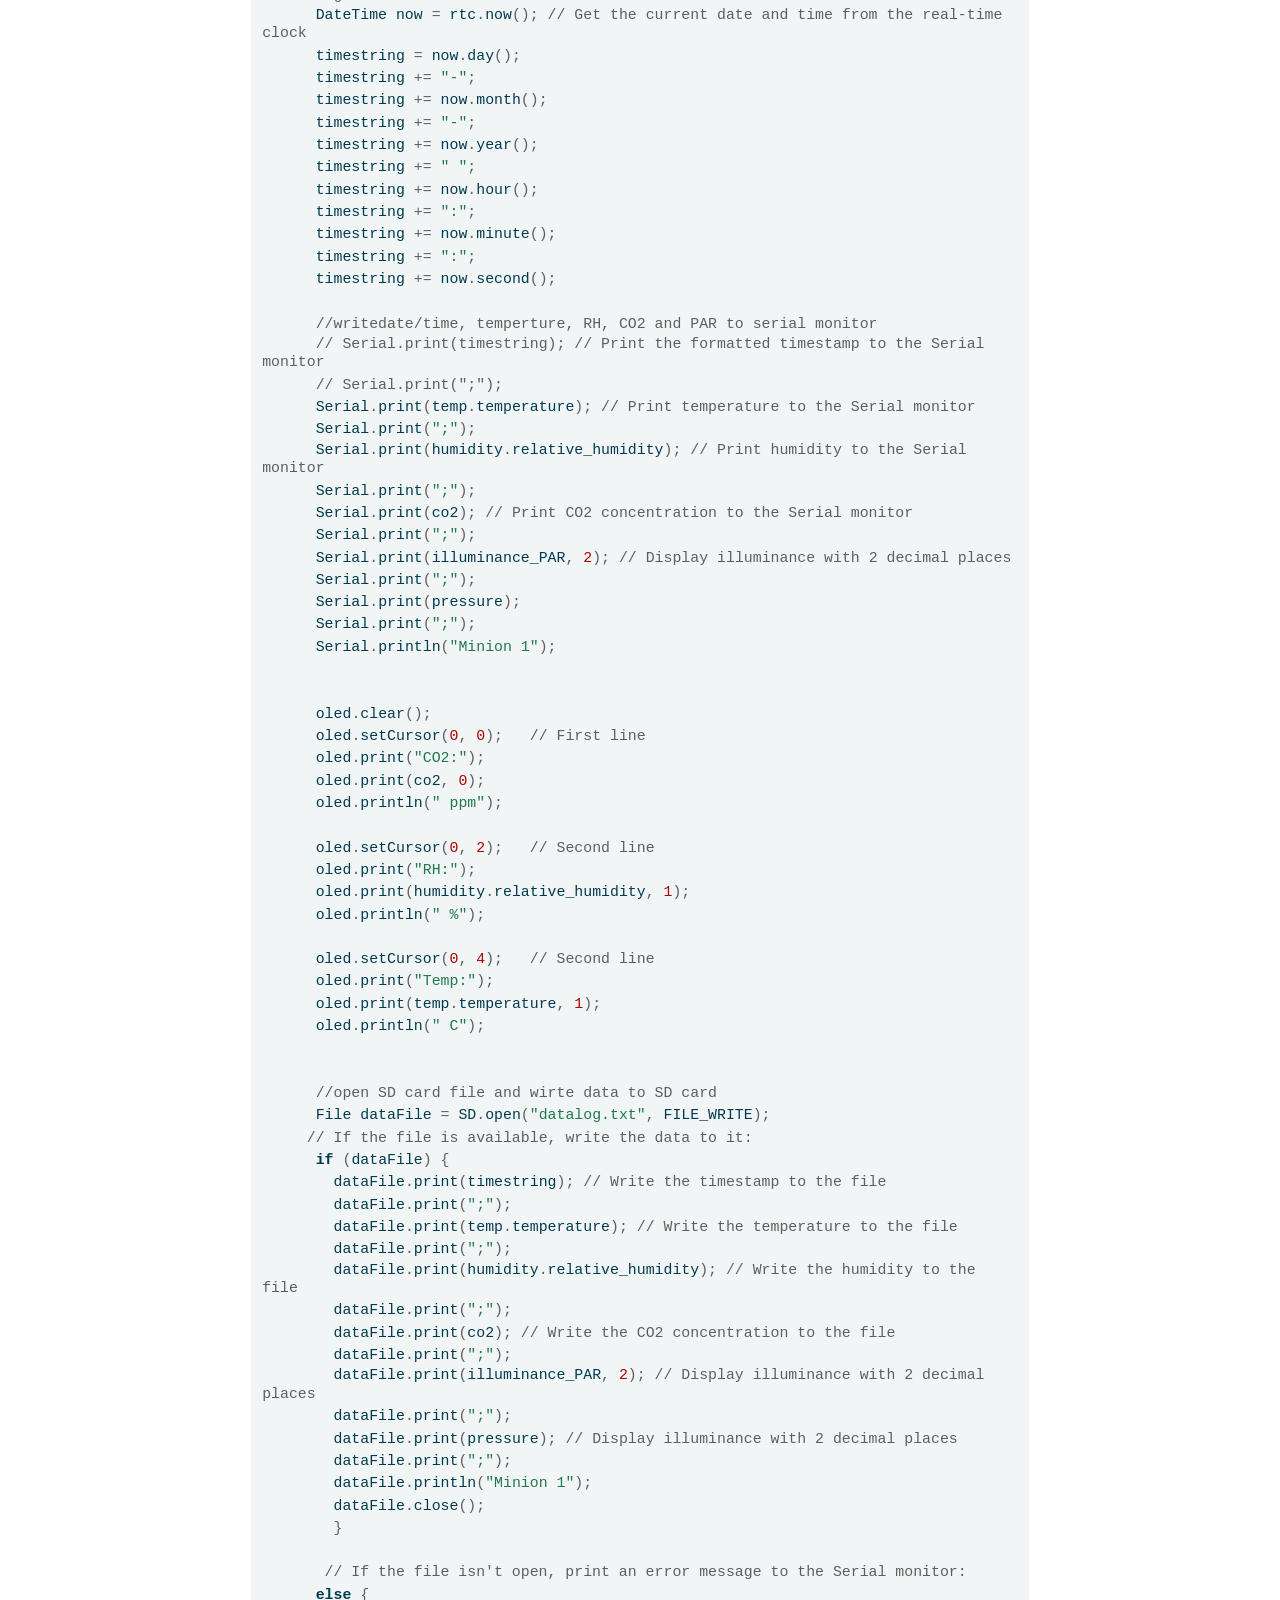
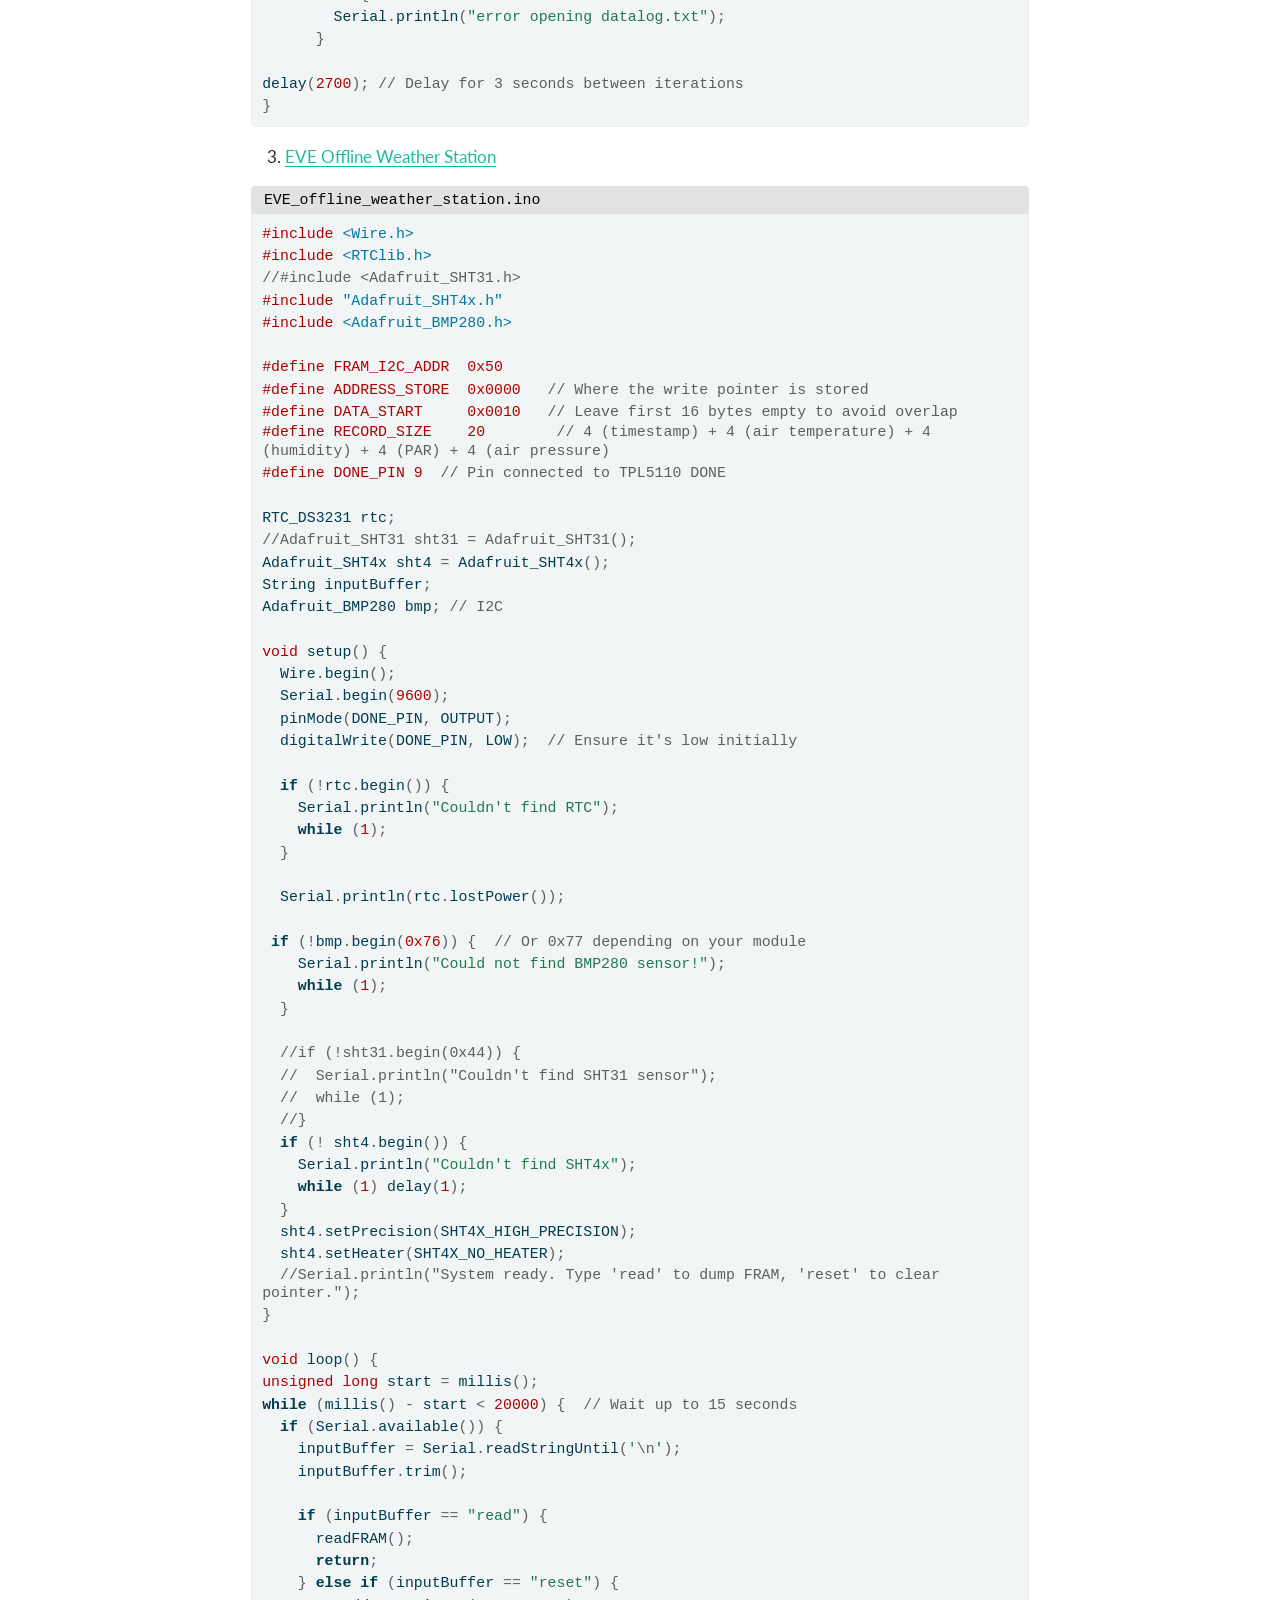
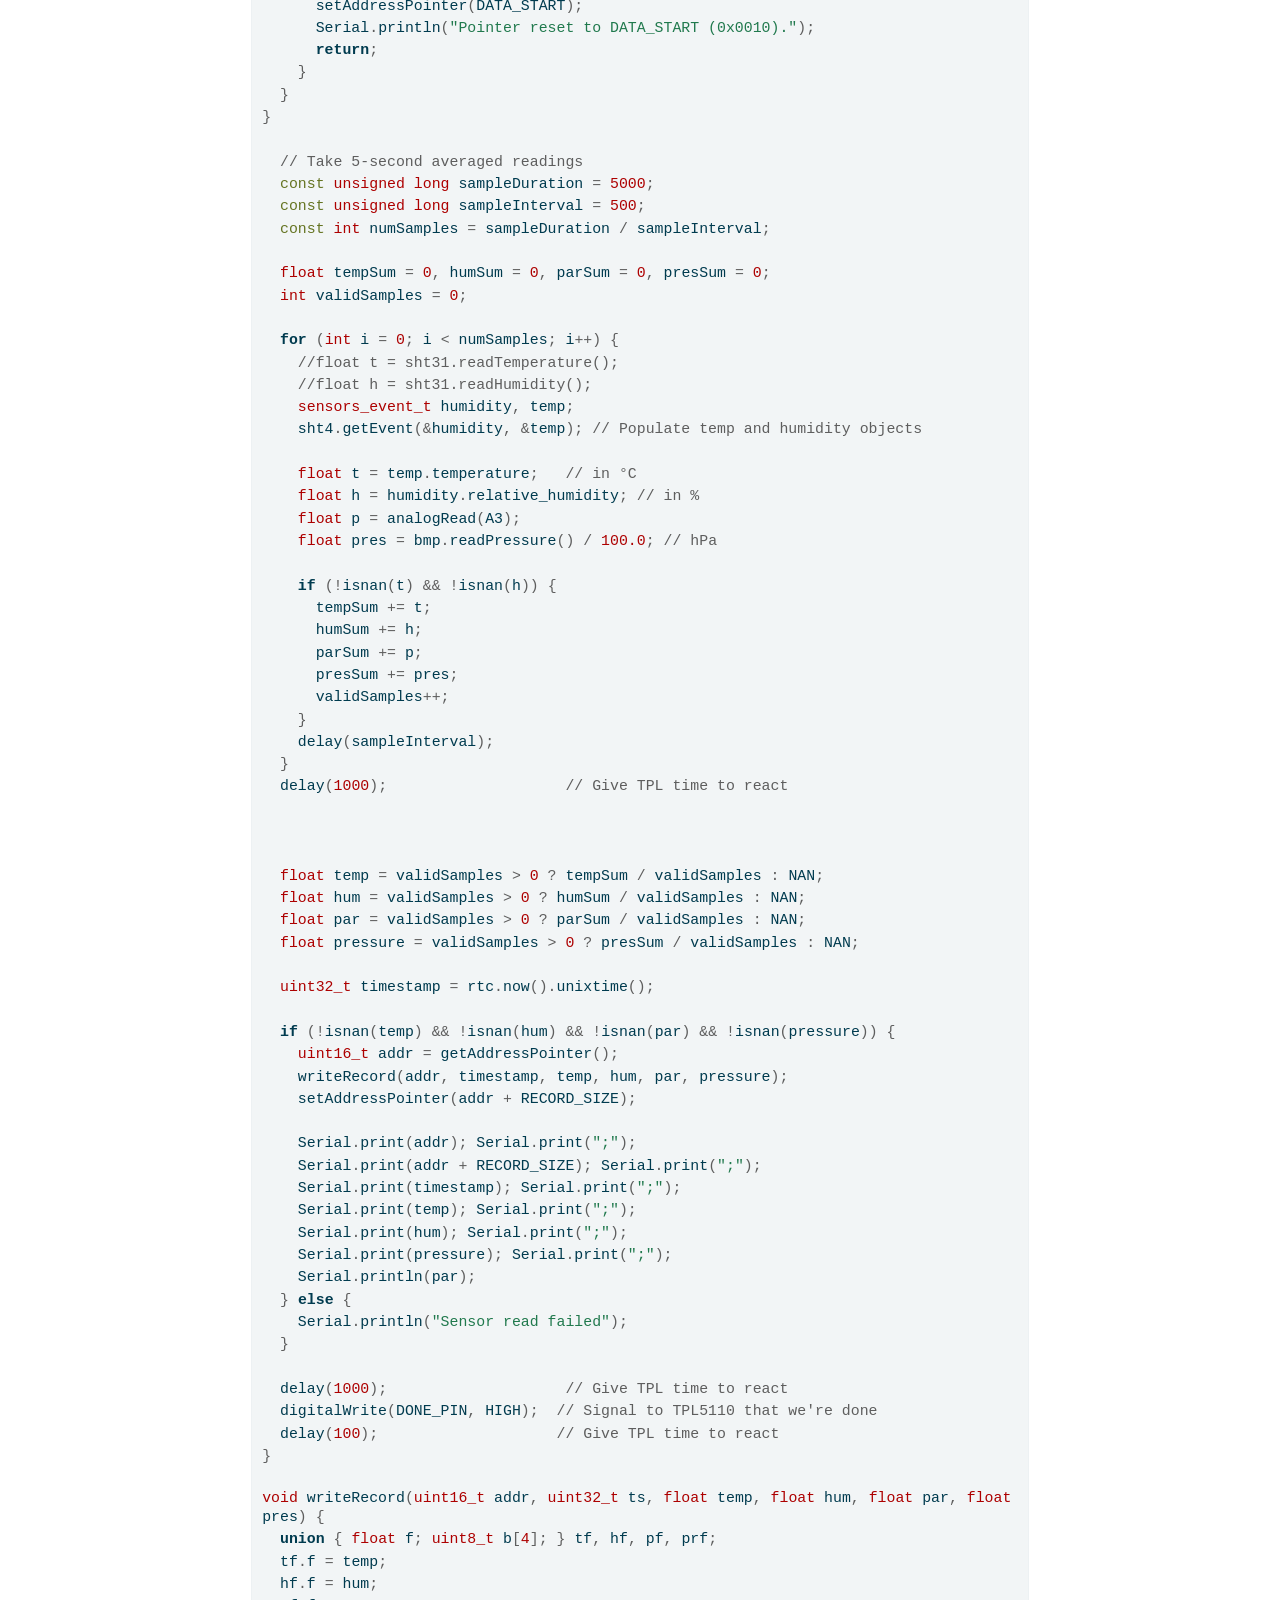
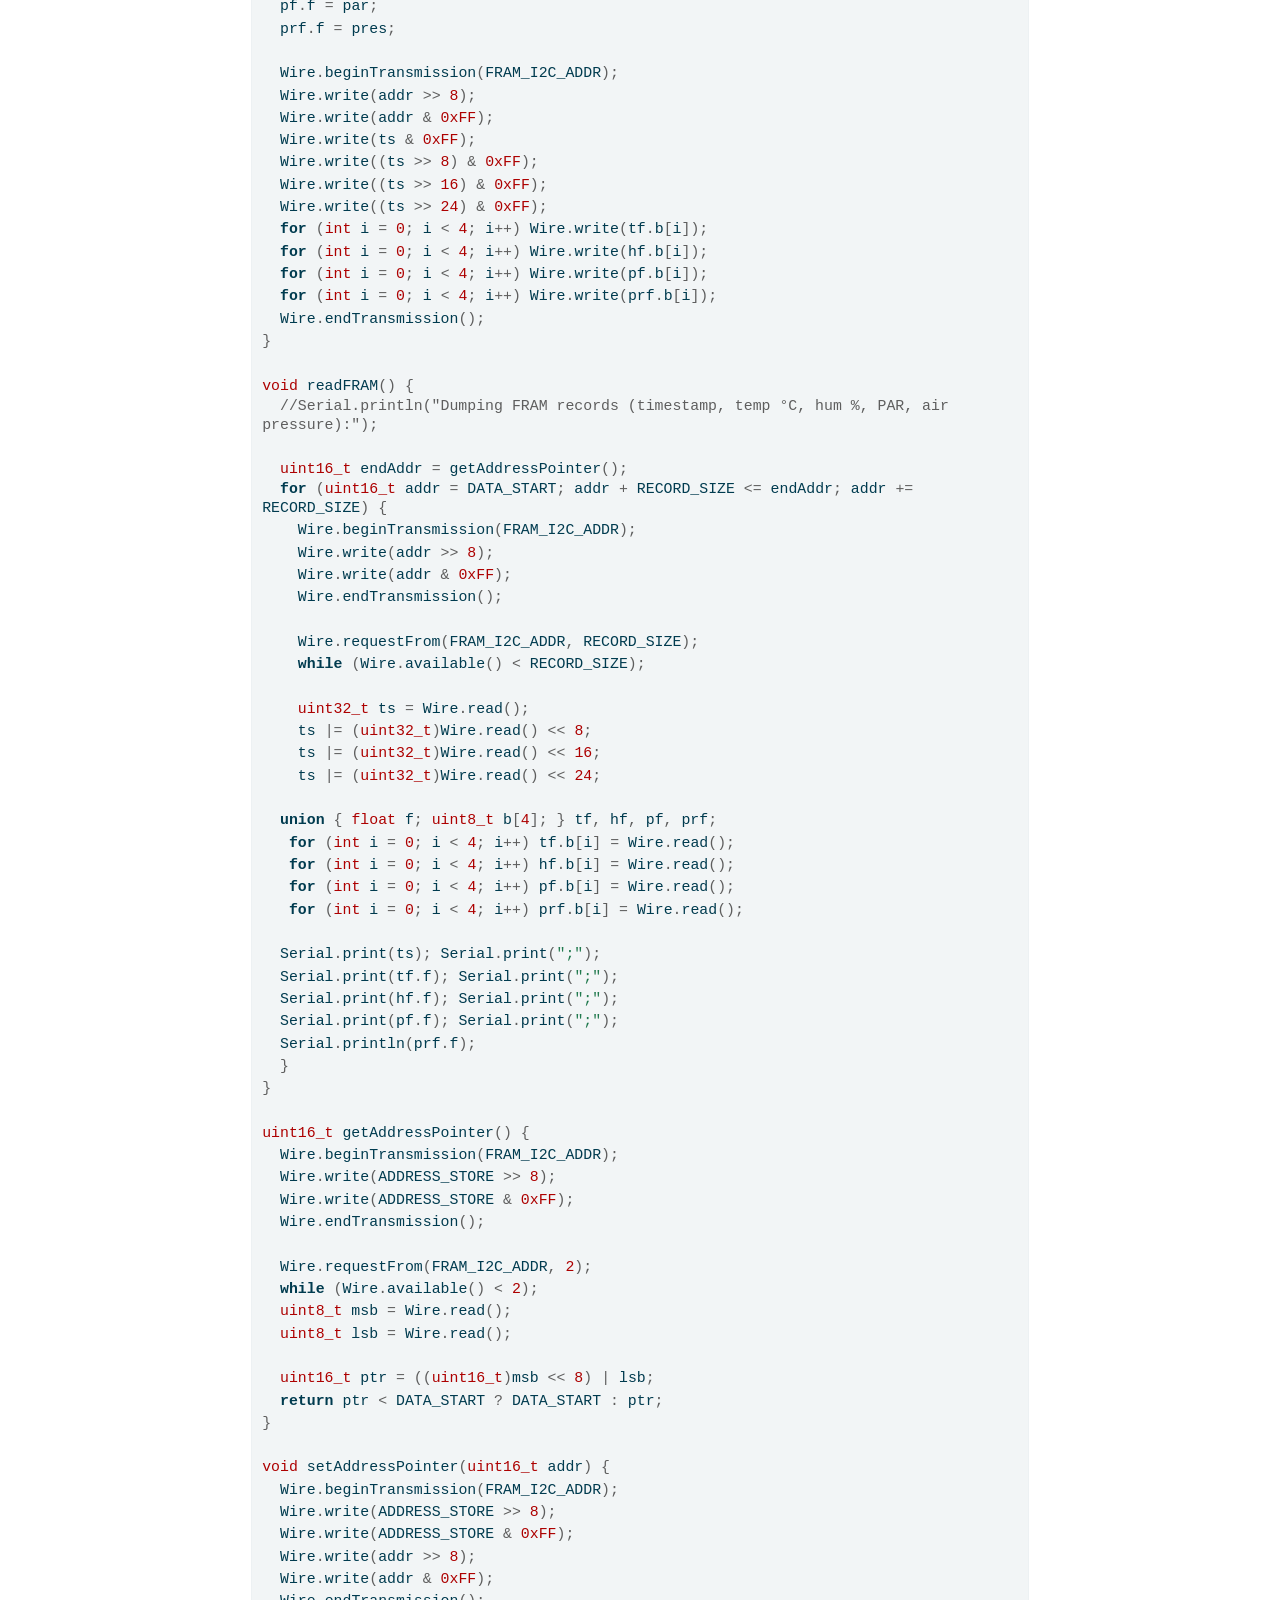
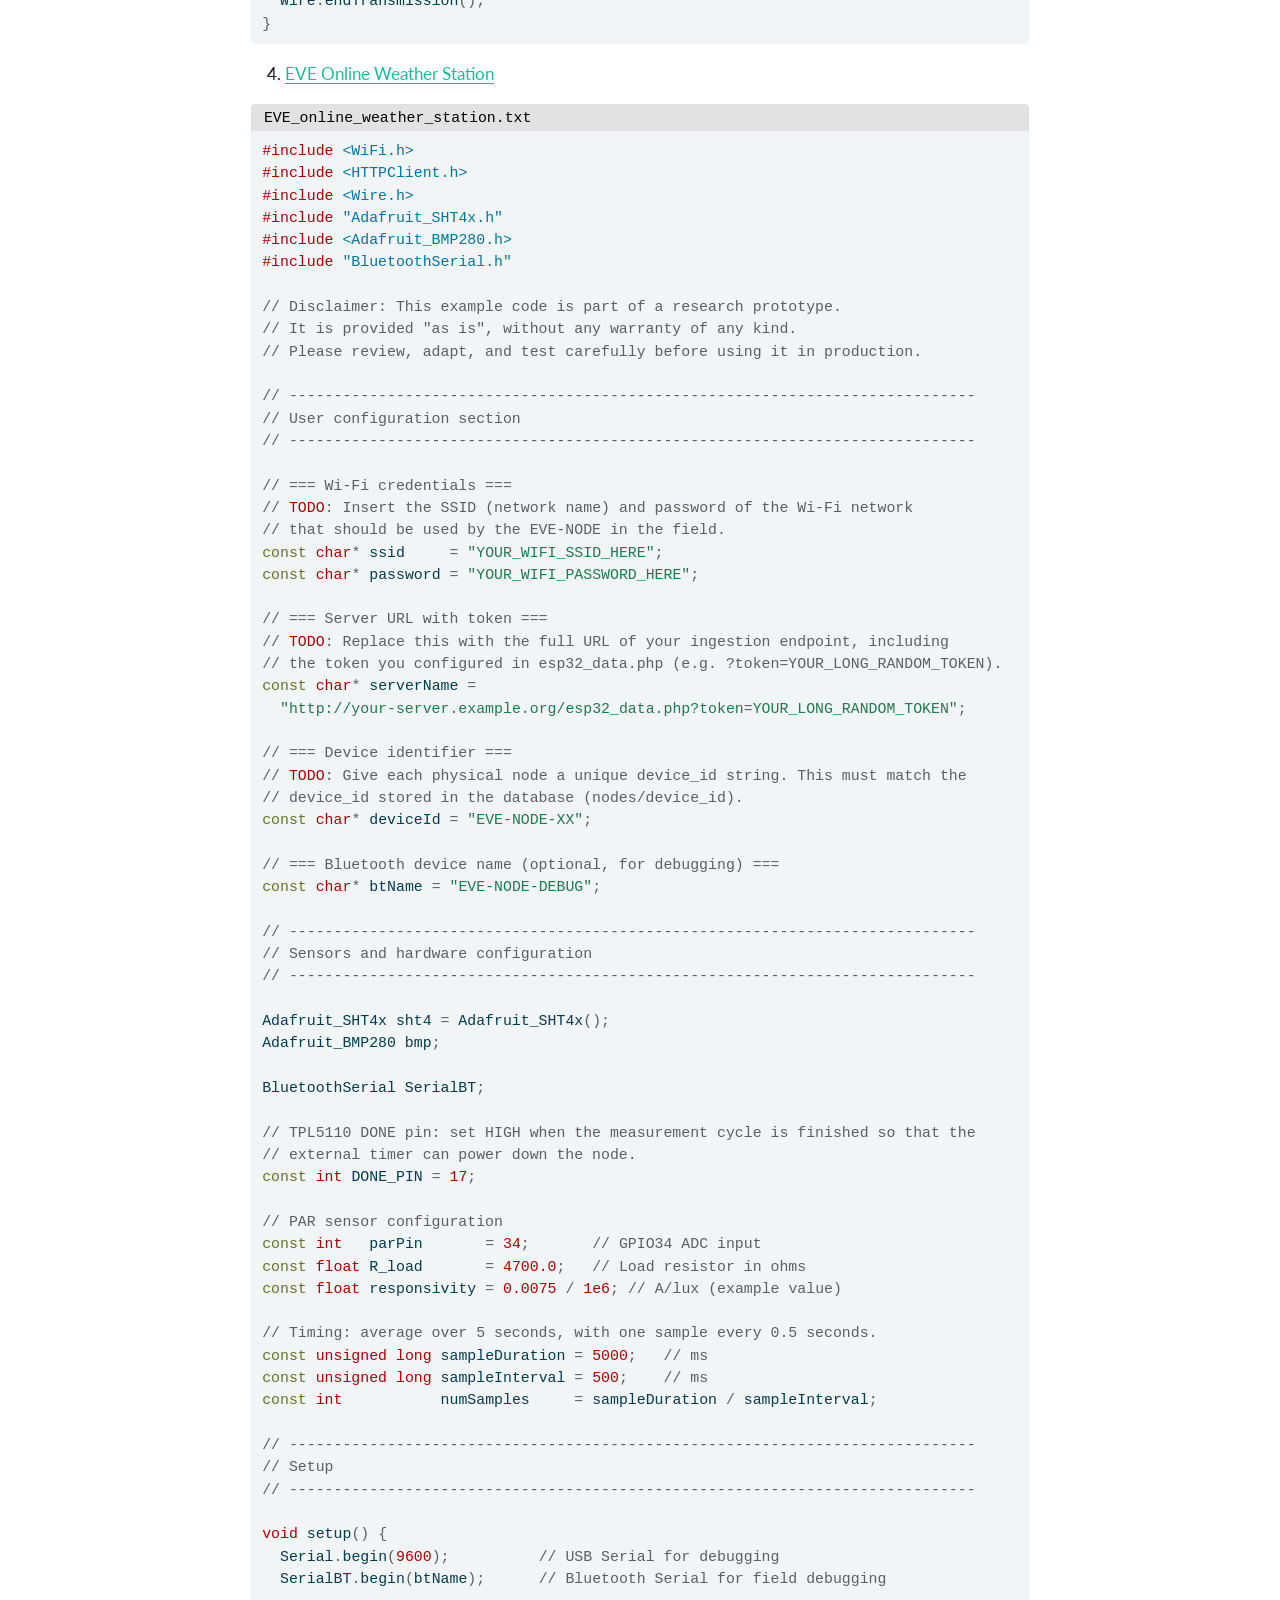
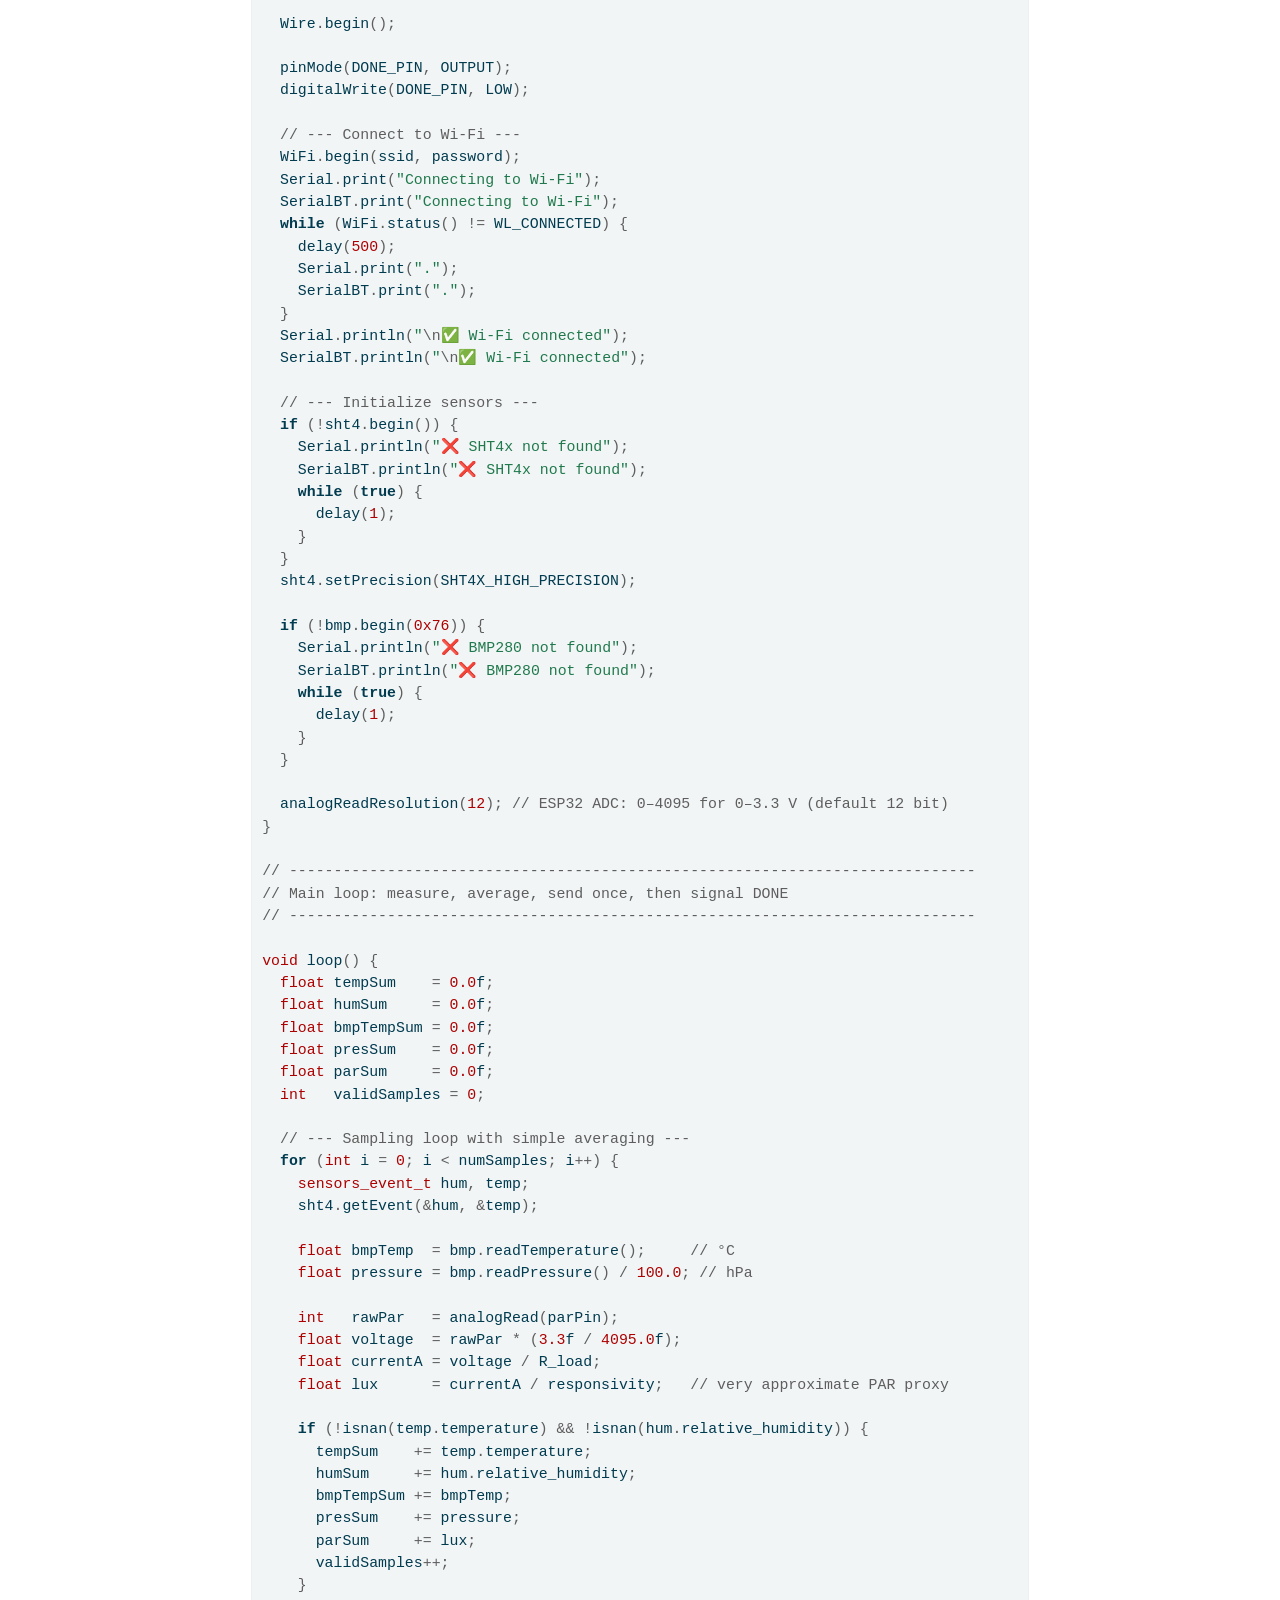
<file: appendices.html>
<!DOCTYPE html>
<html xmlns="http://www.w3.org/1999/xhtml" lang="en" xml:lang="en"><head>

<meta charset="utf-8">
<meta name="generator" content="quarto-1.9.37">

<meta name="viewport" content="width=device-width, initial-scale=1.0, user-scalable=yes">


<title>5&nbsp; Appendices – Build-It-Yourself: Low-Cost Systems for Field Ecophysiology</title>
<style>
/* Default styles provided by pandoc.
** See https://pandoc.org/MANUAL.html#variables-for-html for config info.
*/
code{white-space: pre-wrap;}
span.smallcaps{font-variant: small-caps;}
div.columns{display: flex; gap: min(4vw, 1.5em);}
div.column{flex: auto; overflow-x: auto;}
div.hanging-indent{margin-left: 1.5em; text-indent: -1.5em;}
ul.task-list{list-style: none;}
ul.task-list li input[type="checkbox"] {
  width: 0.8em;
  margin: 0 0.8em 0.2em -1em; /* quarto-specific, see https://github.com/quarto-dev/quarto-cli/issues/4556 */ 
  vertical-align: middle;
}
/* CSS for syntax highlighting */
html { -webkit-text-size-adjust: 100%; }
pre > code.sourceCode { white-space: pre; position: relative; }
pre > code.sourceCode > span { display: inline-block; line-height: 1.25; }
pre > code.sourceCode > span:empty { height: 1.2em; }
.sourceCode { overflow: visible; }
code.sourceCode > span { color: inherit; text-decoration: inherit; }
div.sourceCode { margin: 1em 0; }
pre.sourceCode { margin: 0; }
@media screen {
div.sourceCode { overflow: auto; }
}
@media print {
pre > code.sourceCode { white-space: pre-wrap; }
pre > code.sourceCode > span { text-indent: -5em; padding-left: 5em; }
}
pre.numberSource code
  { counter-reset: source-line 0; }
pre.numberSource code > span
  { position: relative; left: -4em; counter-increment: source-line; }
pre.numberSource code > span > a:first-child::before
  { content: counter(source-line);
    position: relative; left: -1em; text-align: right; vertical-align: baseline;
    border: none; display: inline-block;
    -webkit-touch-callout: none; -webkit-user-select: none;
    -khtml-user-select: none; -moz-user-select: none;
    -ms-user-select: none; user-select: none;
    padding: 0 4px; width: 4em;
  }
pre.numberSource { margin-left: 3em;  padding-left: 4px; }
div.sourceCode
  {   }
@media screen {
pre > code.sourceCode > span > a:first-child::before { text-decoration: underline; }
}
</style>


<script src="site_libs/quarto-nav/quarto-nav.js"></script>
<script src="site_libs/clipboard/clipboard.min.js"></script>
<script src="site_libs/quarto-search/autocomplete.umd.js"></script>
<script src="site_libs/quarto-search/fuse.min.js"></script>
<script src="site_libs/quarto-search/quarto-search.js"></script>
<meta name="quarto:offset" content="./">
<link href="./references.html" rel="next">
<link href="./real-world-use.html" rel="prev">
<link href="./assets/mhl-logo.png" rel="icon" type="image/png">
<script src="site_libs/quarto-html/quarto.js" type="module"></script>
<script src="site_libs/quarto-html/tabsets/tabsets.js" type="module"></script>
<script src="site_libs/quarto-html/popper.min.js"></script>
<script src="site_libs/quarto-html/tippy.umd.min.js"></script>
<script src="site_libs/quarto-html/anchor.min.js"></script>
<link href="site_libs/quarto-html/tippy.css" rel="stylesheet">
<link href="site_libs/quarto-html/quarto-syntax-highlighting-7f8f88aac4f3542376d5c11b86a4c14d.css" rel="stylesheet" class="quarto-color-scheme" id="quarto-text-highlighting-styles">
<link href="site_libs/quarto-html/quarto-syntax-highlighting-dark-d0ae9245876894da5ac7e18953ecc5cc.css" rel="stylesheet" class="quarto-color-scheme quarto-color-alternate" id="quarto-text-highlighting-styles">
<link href="site_libs/quarto-html/quarto-syntax-highlighting-7f8f88aac4f3542376d5c11b86a4c14d.css" rel="stylesheet" class="quarto-color-scheme-extra" id="quarto-text-highlighting-styles">
<script src="site_libs/bootstrap/bootstrap.min.js"></script>
<link href="site_libs/bootstrap/bootstrap-icons.css" rel="stylesheet">
<link href="site_libs/bootstrap/bootstrap-299e25f7dd983bf99b6040ee74e88e37.min.css" rel="stylesheet" append-hash="true" class="quarto-color-scheme" id="quarto-bootstrap" data-mode="light">
<link href="site_libs/bootstrap/bootstrap-dark-4070aed0ba7530c7d70946110958b82e.min.css" rel="stylesheet" append-hash="true" class="quarto-color-scheme quarto-color-alternate" id="quarto-bootstrap" data-mode="dark">
<link href="site_libs/bootstrap/bootstrap-299e25f7dd983bf99b6040ee74e88e37.min.css" rel="stylesheet" append-hash="true" class="quarto-color-scheme-extra" id="quarto-bootstrap" data-mode="light">
<script id="quarto-search-options" type="application/json">{
  "location": "sidebar",
  "copy-button": false,
  "collapse-after": 3,
  "panel-placement": "start",
  "type": "textbox",
  "limit": 50,
  "keyboard-shortcut": [
    "f",
    "/",
    "s"
  ],
  "show-item-context": false,
  "language": {
    "search-no-results-text": "No results",
    "search-matching-documents-text": "matching documents",
    "search-copy-link-title": "Copy link to search",
    "search-hide-matches-text": "Hide additional matches",
    "search-more-match-text": "more match in this document",
    "search-more-matches-text": "more matches in this document",
    "search-clear-button-title": "Clear",
    "search-text-placeholder": "",
    "search-detached-cancel-button-title": "Cancel",
    "search-submit-button-title": "Submit",
    "search-label": "Search"
  }
}</script>
<script async="" src="https://hypothes.is/embed.js"></script>
<script>
  window.document.addEventListener("DOMContentLoaded", function (_event) {
    document.body.classList.add('hypothesis-enabled');
  });
</script>


</head>

<body class="nav-sidebar docked quarto-light"><script id="quarto-html-before-body" type="application/javascript">
    const toggleBodyColorMode = (bsSheetEl) => {
      const mode = bsSheetEl.getAttribute("data-mode");
      const bodyEl = window.document.querySelector("body");
      if (mode === "dark") {
        bodyEl.classList.add("quarto-dark");
        bodyEl.classList.remove("quarto-light");
      } else {
        bodyEl.classList.add("quarto-light");
        bodyEl.classList.remove("quarto-dark");
      }
    }
    const toggleBodyColorPrimary = () => {
      const bsSheetEl = window.document.querySelector("link#quarto-bootstrap:not([rel=disabled-stylesheet])");
      if (bsSheetEl) {
        toggleBodyColorMode(bsSheetEl);
      }
    }
    const setColorSchemeToggle = (alternate) => {
      const toggles = window.document.querySelectorAll('.quarto-color-scheme-toggle');
      for (let i=0; i < toggles.length; i++) {
        const toggle = toggles[i];
        if (toggle) {
          if (alternate) {
            toggle.classList.add("alternate");
          } else {
            toggle.classList.remove("alternate");
          }
        }
      }
    };
    const toggleColorMode = (alternate) => {
      // Switch the stylesheets
      const primaryStylesheets = window.document.querySelectorAll('link.quarto-color-scheme:not(.quarto-color-alternate)');
      const alternateStylesheets = window.document.querySelectorAll('link.quarto-color-scheme.quarto-color-alternate');
      manageTransitions('#quarto-margin-sidebar .nav-link', false);
      if (alternate) {
        // note: dark is layered on light, we don't disable primary!
        enableStylesheet(alternateStylesheets);
        for (const sheetNode of alternateStylesheets) {
          if (sheetNode.id === "quarto-bootstrap") {
            toggleBodyColorMode(sheetNode);
          }
        }
      } else {
        disableStylesheet(alternateStylesheets);
        enableStylesheet(primaryStylesheets)
        toggleBodyColorPrimary();
      }
      manageTransitions('#quarto-margin-sidebar .nav-link', true);
      // Switch the toggles
      setColorSchemeToggle(alternate)
      // Hack to workaround the fact that safari doesn't
      // properly recolor the scrollbar when toggling (#1455)
      if (navigator.userAgent.indexOf('Safari') > 0 && navigator.userAgent.indexOf('Chrome') == -1) {
        manageTransitions("body", false);
        window.scrollTo(0, 1);
        setTimeout(() => {
          window.scrollTo(0, 0);
          manageTransitions("body", true);
        }, 40);
      }
    }
    const disableStylesheet = (stylesheets) => {
      for (let i=0; i < stylesheets.length; i++) {
        const stylesheet = stylesheets[i];
        stylesheet.rel = 'disabled-stylesheet';
      }
    }
    const enableStylesheet = (stylesheets) => {
      for (let i=0; i < stylesheets.length; i++) {
        const stylesheet = stylesheets[i];
        if(stylesheet.rel !== 'stylesheet') { // for Chrome, which will still FOUC without this check
          stylesheet.rel = 'stylesheet';
        }
      }
    }
    const manageTransitions = (selector, allowTransitions) => {
      const els = window.document.querySelectorAll(selector);
      for (let i=0; i < els.length; i++) {
        const el = els[i];
        if (allowTransitions) {
          el.classList.remove('notransition');
        } else {
          el.classList.add('notransition');
        }
      }
    }
    const isFileUrl = () => {
      return window.location.protocol === 'file:';
    }
    const hasAlternateSentinel = () => {
      let styleSentinel = getColorSchemeSentinel();
      if (styleSentinel !== null) {
        return styleSentinel === "alternate";
      } else {
        return false;
      }
    }
    const setStyleSentinel = (alternate) => {
      const value = alternate ? "alternate" : "default";
      if (!isFileUrl()) {
        window.localStorage.setItem("quarto-color-scheme", value);
      } else {
        localAlternateSentinel = value;
      }
    }
    const getColorSchemeSentinel = () => {
      if (!isFileUrl()) {
        const storageValue = window.localStorage.getItem("quarto-color-scheme");
        return storageValue != null ? storageValue : localAlternateSentinel;
      } else {
        return localAlternateSentinel;
      }
    }
    const toggleGiscusIfUsed = (isAlternate, darkModeDefault) => {
      const baseTheme = document.querySelector('#giscus-base-theme')?.value ?? 'light';
      const alternateTheme = document.querySelector('#giscus-alt-theme')?.value ?? 'dark';
      let newTheme = '';
      if(authorPrefersDark) {
        newTheme = isAlternate ? baseTheme : alternateTheme;
      } else {
        newTheme = isAlternate ? alternateTheme : baseTheme;
      }
      const changeGiscusTheme = () => {
        // From: https://github.com/giscus/giscus/issues/336
        const sendMessage = (message) => {
          const iframe = document.querySelector('iframe.giscus-frame');
          if (!iframe) return;
          iframe.contentWindow.postMessage({ giscus: message }, 'https://giscus.app');
        }
        sendMessage({
          setConfig: {
            theme: newTheme
          }
        });
      }
      const isGiscussLoaded = window.document.querySelector('iframe.giscus-frame') !== null;
      if (isGiscussLoaded) {
        changeGiscusTheme();
      }
    };
    const authorPrefersDark = false;
    const darkModeDefault = authorPrefersDark;
      document.querySelector('link#quarto-text-highlighting-styles.quarto-color-scheme-extra').rel = 'disabled-stylesheet';
      document.querySelector('link#quarto-bootstrap.quarto-color-scheme-extra').rel = 'disabled-stylesheet';
    let localAlternateSentinel = darkModeDefault ? 'alternate' : 'default';
    // Dark / light mode switch
    window.quartoToggleColorScheme = () => {
      // Read the current dark / light value
      let toAlternate = !hasAlternateSentinel();
      toggleColorMode(toAlternate);
      setStyleSentinel(toAlternate);
      toggleGiscusIfUsed(toAlternate, darkModeDefault);
      window.dispatchEvent(new Event('resize'));
    };
    // Switch to dark mode if need be
    if (hasAlternateSentinel()) {
      toggleColorMode(true);
    } else {
      toggleColorMode(false);
    }
  </script>

<div id="quarto-search-results"></div>
  <header id="quarto-header" class="headroom fixed-top">
  <nav class="quarto-secondary-nav">
    <div class="container-fluid d-flex">
      <button type="button" class="quarto-btn-toggle btn" data-bs-toggle="collapse" role="button" data-bs-target=".quarto-sidebar-collapse-item" aria-controls="quarto-sidebar" aria-expanded="false" aria-label="Toggle sidebar navigation" onclick="if (window.quartoToggleHeadroom) { window.quartoToggleHeadroom(); }">
        <i class="bi bi-layout-text-sidebar-reverse"></i>
      </button>
        <nav class="quarto-page-breadcrumbs" aria-label="breadcrumb"><ol class="breadcrumb"><li class="breadcrumb-item"><a href="./appendices.html"><span class="chapter-number">5</span>&nbsp; <span class="chapter-title">Appendices</span></a></li></ol></nav>
        <a class="flex-grow-1" role="navigation" data-bs-toggle="collapse" data-bs-target=".quarto-sidebar-collapse-item" aria-controls="quarto-sidebar" aria-expanded="false" aria-label="Toggle sidebar navigation" onclick="if (window.quartoToggleHeadroom) { window.quartoToggleHeadroom(); }">      
        </a>
      <button type="button" class="btn quarto-search-button" aria-label="Search" onclick="window.quartoOpenSearch();">
        <i class="bi bi-search"></i>
      </button>
    </div>
  </nav>
</header>
<!-- content -->
<div id="quarto-content" class="quarto-container page-columns page-rows-contents page-layout-article">
<!-- sidebar -->
  <nav id="quarto-sidebar" class="sidebar collapse collapse-horizontal quarto-sidebar-collapse-item sidebar-navigation docked overflow-auto">
    <div class="pt-lg-2 mt-2 text-center sidebar-header sidebar-header-stacked">
      <a href="./index.html" class="sidebar-logo-link">
      <img src="./assets/mhl-logo.png" alt="" class="sidebar-logo light-content py-0 d-lg-inline d-none">
      <img src="./assets/mhl-logo.png" alt="" class="sidebar-logo dark-content py-0 d-lg-inline d-none">
      </a>
    <div class="sidebar-title mb-0 py-0">
      <a href="./"></a> 
        <div class="sidebar-tools-main tools-wide">
    <a href="mailto:mathiashoffmann@zalf.de" title="" class="quarto-navigation-tool px-1" aria-label=""><i class="bi bi-envelope"></i></a>
    <a href="https://github.com/zalf-lli/LCSfFE-handbook" title="Source Code" class="quarto-navigation-tool px-1" aria-label="Source Code"><i class="bi bi-github"></i></a>
    <a href="./Build-It-Yourself--Low-Cost-Systems-for-Field-Ecophysiology.pdf" title="Download PDF" class="quarto-navigation-tool px-1" aria-label="Download PDF"><i class="bi bi-file-pdf"></i></a>
  <a href="" class="quarto-color-scheme-toggle quarto-navigation-tool  px-1" onclick="window.quartoToggleColorScheme(); return false;" title="Toggle dark mode"><i class="bi"></i></a>
</div>
    </div>
      </div>
        <div class="mt-2 flex-shrink-0 align-items-center">
        <div class="sidebar-search">
        <div id="quarto-search" class="" title="Search"></div>
        </div>
        </div>
    <div class="sidebar-menu-container"> 
    <ul class="list-unstyled mt-1">
        <li class="sidebar-item">
  <div class="sidebar-item-container"> 
  <a href="./index.html" class="sidebar-item-text sidebar-link">
 <span class="menu-text"><span class="chapter-number">1</span>&nbsp; <span class="chapter-title">Preface</span></span></a>
  </div>
</li>
        <li class="sidebar-item">
  <div class="sidebar-item-container"> 
  <a href="./hardware-solutions.html" class="sidebar-item-text sidebar-link">
 <span class="menu-text"><span class="chapter-number">2</span>&nbsp; <span class="chapter-title">Hardware Solutions</span></span></a>
  </div>
</li>
        <li class="sidebar-item">
  <div class="sidebar-item-container"> 
  <a href="./software-solutions.html" class="sidebar-item-text sidebar-link">
 <span class="menu-text"><span class="chapter-number">3</span>&nbsp; <span class="chapter-title">Software Solutions</span></span></a>
  </div>
</li>
        <li class="sidebar-item">
  <div class="sidebar-item-container"> 
  <a href="./real-world-use.html" class="sidebar-item-text sidebar-link">
 <span class="menu-text"><span class="chapter-number">4</span>&nbsp; <span class="chapter-title">Real World Use &amp; Regional Hubs</span></span></a>
  </div>
</li>
        <li class="sidebar-item">
  <div class="sidebar-item-container"> 
  <a href="./appendices.html" class="sidebar-item-text sidebar-link active">
 <span class="menu-text"><span class="chapter-number">5</span>&nbsp; <span class="chapter-title">Appendices</span></span></a>
  </div>
</li>
        <li class="sidebar-item">
  <div class="sidebar-item-container"> 
  <a href="./references.html" class="sidebar-item-text sidebar-link">
 <span class="menu-text">References</span></a>
  </div>
</li>
        <li class="sidebar-item">
  <div class="sidebar-item-container"> 
  <a href="./abbreviations.html" class="sidebar-item-text sidebar-link">
 <span class="menu-text">Abbreviations</span></a>
  </div>
</li>
        <li class="sidebar-item">
  <div class="sidebar-item-container"> 
  <a href="./contributing.html" class="sidebar-item-text sidebar-link">
 <span class="menu-text">Contributing</span></a>
  </div>
</li>
    </ul>
    </div>
</nav>
<div id="quarto-sidebar-glass" class="quarto-sidebar-collapse-item" data-bs-toggle="collapse" data-bs-target=".quarto-sidebar-collapse-item"></div>
<!-- margin-sidebar -->
    <div id="quarto-margin-sidebar" class="sidebar margin-sidebar">
        <nav id="TOC" role="doc-toc" class="toc-active">
    <h2 id="toc-title">Table of contents</h2>
   
  <ul>
  <li><a href="#sec-appendix_A" id="toc-sec-appendix_A" class="nav-link active" data-scroll-target="#sec-appendix_A"><span class="header-section-number">5.1</span> Appendix A — Full Code Listings</a></li>
  <li><a href="#sec-appendix_B" id="toc-sec-appendix_B" class="nav-link" data-scroll-target="#sec-appendix_B"><span class="header-section-number">5.2</span> Appendix B — 3D-printing/PCB board files</a></li>
  <li><a href="#sec-appendix_C" id="toc-sec-appendix_C" class="nav-link" data-scroll-target="#sec-appendix_C"><span class="header-section-number">5.3</span> Appendix C — Other Software</a></li>
  <li><a href="#sec-appendix_D" id="toc-sec-appendix_D" class="nav-link" data-scroll-target="#sec-appendix_D"><span class="header-section-number">5.4</span> Appendix D — Supporting Data</a></li>
  </ul>
<div class="toc-actions"><ul><li><a href="https://github.com/zalf-lli/LCSfFE-handbook/edit/main/appendices.qmd" class="toc-action"><i class="bi bi-github"></i>Edit this page</a></li></ul></div></nav>
    </div>
<!-- main -->
<main class="content" id="quarto-document-content">


<header id="title-block-header" class="quarto-title-block default">
<div class="quarto-title">
<h1 class="title"><span id="sec-appendices" class="quarto-section-identifier"><span class="chapter-number">5</span>&nbsp; <span class="chapter-title">Appendices</span></span></h1>
</div>



<div class="quarto-title-meta">

    
  
    
  </div>
  


</header>


<section id="sec-appendix_A" class="level2" data-number="5.1">
<h2 data-number="5.1" class="anchored" data-anchor-id="sec-appendix_A"><span class="header-section-number">5.1</span> Appendix A — Full Code Listings</h2>
<p>Complete Arduino IDE scripts, click the links download the .ino files, or copy and paste the code blocks into your Arduino IDE.</p>
<ol type="1">
<li><a href="X_Appendix_A_full_code_listings/Automatic_NDVI/Automatic_NDVI.ino" download="Automatic_NDVI.ino">Automatic NDVI System</a></li>
</ol>
<div class="code-with-filename">
<div class="code-with-filename-file">
<pre><strong>Automatic_NDVI.ino</strong></pre>
</div>
<div class="code-copy-outer-scaffold"><div class="sourceCode" id="cb1" data-filename="Automatic_NDVI.ino"><pre class="sourceCode cpp code-with-copy"><code class="sourceCode cpp"><span id="cb1-1"><a href="#cb1-1" aria-hidden="true" tabindex="-1"></a><span class="co">//Automatic Wall-E 2.0 script version 1.0 (by Mathias Hoffmann)</span></span>
<span id="cb1-2"><a href="#cb1-2" aria-hidden="true" tabindex="-1"></a></span>
<span id="cb1-3"><a href="#cb1-3" aria-hidden="true" tabindex="-1"></a><span class="pp">#include </span><span class="im">"AS726X.h"</span></span>
<span id="cb1-4"><a href="#cb1-4" aria-hidden="true" tabindex="-1"></a><span class="pp">#include</span><span class="im">&lt;Wire.h&gt;</span></span>
<span id="cb1-5"><a href="#cb1-5" aria-hidden="true" tabindex="-1"></a><span class="pp">#define AS7263_I2C_ADDRESS </span><span class="bn">0x49</span></span>
<span id="cb1-6"><a href="#cb1-6" aria-hidden="true" tabindex="-1"></a><span class="pp">#define TCA_I2C_ADDRESS    </span><span class="bn">0x70</span></span>
<span id="cb1-7"><a href="#cb1-7" aria-hidden="true" tabindex="-1"></a><span class="pp">#include </span><span class="im">&lt;SoftwareSerial.h&gt;</span></span>
<span id="cb1-8"><a href="#cb1-8" aria-hidden="true" tabindex="-1"></a><span class="pp">#define NUMBER_OF_SENSORS </span><span class="dv">2</span></span>
<span id="cb1-9"><a href="#cb1-9" aria-hidden="true" tabindex="-1"></a><span class="pp">#define DONEPIN </span><span class="dv">9</span></span>
<span id="cb1-10"><a href="#cb1-10" aria-hidden="true" tabindex="-1"></a><span class="pp">#include </span><span class="im">&lt;SPI.h&gt;</span></span>
<span id="cb1-11"><a href="#cb1-11" aria-hidden="true" tabindex="-1"></a><span class="pp">#include </span><span class="im">"SdFat.h"</span></span>
<span id="cb1-12"><a href="#cb1-12" aria-hidden="true" tabindex="-1"></a><span class="pp">#include </span><span class="im">"RTClib.h"</span></span>
<span id="cb1-13"><a href="#cb1-13" aria-hidden="true" tabindex="-1"></a>SdFat sd<span class="op">;</span></span>
<span id="cb1-14"><a href="#cb1-14" aria-hidden="true" tabindex="-1"></a>SdFile myFile<span class="op">;</span></span>
<span id="cb1-15"><a href="#cb1-15" aria-hidden="true" tabindex="-1"></a></span>
<span id="cb1-16"><a href="#cb1-16" aria-hidden="true" tabindex="-1"></a><span class="at">const</span> <span class="dt">int</span> chipSelect <span class="op">=</span> <span class="dv">10</span><span class="op">;</span></span>
<span id="cb1-17"><a href="#cb1-17" aria-hidden="true" tabindex="-1"></a></span>
<span id="cb1-18"><a href="#cb1-18" aria-hidden="true" tabindex="-1"></a><span class="dt">int</span> cycles <span class="op">=</span> <span class="dv">0</span><span class="op">;</span></span>
<span id="cb1-19"><a href="#cb1-19" aria-hidden="true" tabindex="-1"></a><span class="dt">float</span> up_ir<span class="op">;</span></span>
<span id="cb1-20"><a href="#cb1-20" aria-hidden="true" tabindex="-1"></a><span class="dt">float</span> up_vis<span class="op">;</span></span>
<span id="cb1-21"><a href="#cb1-21" aria-hidden="true" tabindex="-1"></a><span class="dt">float</span> down_ir<span class="op">;</span></span>
<span id="cb1-22"><a href="#cb1-22" aria-hidden="true" tabindex="-1"></a><span class="dt">float</span> down_vis<span class="op">;</span></span>
<span id="cb1-23"><a href="#cb1-23" aria-hidden="true" tabindex="-1"></a><span class="dt">int</span> i <span class="op">=</span><span class="dv">0</span><span class="op">;</span></span>
<span id="cb1-24"><a href="#cb1-24" aria-hidden="true" tabindex="-1"></a><span class="dt">float</span> NDVI<span class="op">;</span></span>
<span id="cb1-25"><a href="#cb1-25" aria-hidden="true" tabindex="-1"></a><span class="dt">float</span> NIRup<span class="op">;</span></span>
<span id="cb1-26"><a href="#cb1-26" aria-hidden="true" tabindex="-1"></a><span class="dt">float</span> VISup<span class="op">;</span></span>
<span id="cb1-27"><a href="#cb1-27" aria-hidden="true" tabindex="-1"></a><span class="dt">float</span> NIRdown<span class="op">;</span></span>
<span id="cb1-28"><a href="#cb1-28" aria-hidden="true" tabindex="-1"></a><span class="dt">float</span> VISdown<span class="op">;</span></span>
<span id="cb1-29"><a href="#cb1-29" aria-hidden="true" tabindex="-1"></a></span>
<span id="cb1-30"><a href="#cb1-30" aria-hidden="true" tabindex="-1"></a>AS726X accel<span class="op">;</span>   <span class="co">// NIR Sensor</span></span>
<span id="cb1-31"><a href="#cb1-31" aria-hidden="true" tabindex="-1"></a>RTC_DS3231 rtc<span class="op">;</span></span>
<span id="cb1-32"><a href="#cb1-32" aria-hidden="true" tabindex="-1"></a></span>
<span id="cb1-33"><a href="#cb1-33" aria-hidden="true" tabindex="-1"></a><span class="dt">void</span> setup<span class="op">()</span> <span class="op">{</span></span>
<span id="cb1-34"><a href="#cb1-34" aria-hidden="true" tabindex="-1"></a>delay<span class="op">(</span><span class="dv">1500</span><span class="op">);</span></span>
<span id="cb1-35"><a href="#cb1-35" aria-hidden="true" tabindex="-1"></a>pinMode<span class="op">(</span>DONEPIN<span class="op">,</span> OUTPUT<span class="op">);</span></span>
<span id="cb1-36"><a href="#cb1-36" aria-hidden="true" tabindex="-1"></a>  digitalWrite<span class="op">(</span>DONEPIN<span class="op">,</span> LOW<span class="op">);</span>              <span class="co">// LOW until its time to cut power</span></span>
<span id="cb1-37"><a href="#cb1-37" aria-hidden="true" tabindex="-1"></a></span>
<span id="cb1-38"><a href="#cb1-38" aria-hidden="true" tabindex="-1"></a>  Wire<span class="op">.</span>begin<span class="op">();</span></span>
<span id="cb1-39"><a href="#cb1-39" aria-hidden="true" tabindex="-1"></a>  Serial<span class="op">.</span>begin<span class="op">(</span><span class="dv">9600</span><span class="op">);</span></span>
<span id="cb1-40"><a href="#cb1-40" aria-hidden="true" tabindex="-1"></a>    setTCAChannel<span class="op">(</span><span class="dv">1</span><span class="op">);</span></span>
<span id="cb1-41"><a href="#cb1-41" aria-hidden="true" tabindex="-1"></a>    delay<span class="op">(</span><span class="dv">1500</span><span class="op">);</span></span>
<span id="cb1-42"><a href="#cb1-42" aria-hidden="true" tabindex="-1"></a>accel<span class="op">.</span>begin<span class="op">();</span> <span class="co">// Init the sensor connected to this0 port</span></span>
<span id="cb1-43"><a href="#cb1-43" aria-hidden="true" tabindex="-1"></a>    setTCAChannel<span class="op">(</span><span class="dv">7</span><span class="op">);</span></span>
<span id="cb1-44"><a href="#cb1-44" aria-hidden="true" tabindex="-1"></a>    delay<span class="op">(</span><span class="dv">1500</span><span class="op">);</span></span>
<span id="cb1-45"><a href="#cb1-45" aria-hidden="true" tabindex="-1"></a>accel<span class="op">.</span>begin<span class="op">();</span> <span class="co">// Init the sensor connected to this port</span></span>
<span id="cb1-46"><a href="#cb1-46" aria-hidden="true" tabindex="-1"></a>    sd<span class="op">.</span>begin<span class="op">(</span>chipSelect<span class="op">,</span> SPI_HALF_SPEED<span class="op">);</span></span>
<span id="cb1-47"><a href="#cb1-47" aria-hidden="true" tabindex="-1"></a>    setTCAChannel<span class="op">(</span><span class="dv">5</span><span class="op">);</span></span>
<span id="cb1-48"><a href="#cb1-48" aria-hidden="true" tabindex="-1"></a>    rtc<span class="op">.</span>begin<span class="op">();</span></span>
<span id="cb1-49"><a href="#cb1-49" aria-hidden="true" tabindex="-1"></a>    <span class="co">//rtc.adjust(DateTime(F(__DATE__), F(__TIME__)));</span></span>
<span id="cb1-50"><a href="#cb1-50" aria-hidden="true" tabindex="-1"></a><span class="op">}</span></span>
<span id="cb1-51"><a href="#cb1-51" aria-hidden="true" tabindex="-1"></a></span>
<span id="cb1-52"><a href="#cb1-52" aria-hidden="true" tabindex="-1"></a><span class="dt">void</span> loop<span class="op">()</span> <span class="op">{</span>  </span>
<span id="cb1-53"><a href="#cb1-53" aria-hidden="true" tabindex="-1"></a>    <span class="cf">while</span><span class="op">(</span>i<span class="op">&lt;</span><span class="dv">31</span><span class="op">){</span></span>
<span id="cb1-54"><a href="#cb1-54" aria-hidden="true" tabindex="-1"></a>    </span>
<span id="cb1-55"><a href="#cb1-55" aria-hidden="true" tabindex="-1"></a>    setTCAChannel<span class="op">(</span><span class="dv">5</span><span class="op">);</span>                                                                                                                                        </span>
<span id="cb1-56"><a href="#cb1-56" aria-hidden="true" tabindex="-1"></a>    DateTime now <span class="op">=</span> rtc<span class="op">.</span>now<span class="op">();</span></span>
<span id="cb1-57"><a href="#cb1-57" aria-hidden="true" tabindex="-1"></a>    Serial<span class="op">.</span>print<span class="op">(</span>now<span class="op">.</span>year<span class="op">(),</span> DEC<span class="op">);</span></span>
<span id="cb1-58"><a href="#cb1-58" aria-hidden="true" tabindex="-1"></a>    Serial<span class="op">.</span>print<span class="op">(</span><span class="ch">'/'</span><span class="op">);</span></span>
<span id="cb1-59"><a href="#cb1-59" aria-hidden="true" tabindex="-1"></a>    Serial<span class="op">.</span>print<span class="op">(</span>now<span class="op">.</span>month<span class="op">(),</span> DEC<span class="op">);</span></span>
<span id="cb1-60"><a href="#cb1-60" aria-hidden="true" tabindex="-1"></a>    Serial<span class="op">.</span>print<span class="op">(</span><span class="ch">'/'</span><span class="op">);</span></span>
<span id="cb1-61"><a href="#cb1-61" aria-hidden="true" tabindex="-1"></a>    Serial<span class="op">.</span>print<span class="op">(</span>now<span class="op">.</span>day<span class="op">(),</span> DEC<span class="op">);</span></span>
<span id="cb1-62"><a href="#cb1-62" aria-hidden="true" tabindex="-1"></a>    Serial<span class="op">.</span>print<span class="op">(</span><span class="st">" "</span><span class="op">);</span></span>
<span id="cb1-63"><a href="#cb1-63" aria-hidden="true" tabindex="-1"></a>    Serial<span class="op">.</span>print<span class="op">(</span>now<span class="op">.</span>hour<span class="op">(),</span> DEC<span class="op">);</span></span>
<span id="cb1-64"><a href="#cb1-64" aria-hidden="true" tabindex="-1"></a>    Serial<span class="op">.</span>print<span class="op">(</span><span class="ch">':'</span><span class="op">);</span> </span>
<span id="cb1-65"><a href="#cb1-65" aria-hidden="true" tabindex="-1"></a>    Serial<span class="op">.</span>print<span class="op">(</span>now<span class="op">.</span>minute<span class="op">(),</span> DEC<span class="op">);</span></span>
<span id="cb1-66"><a href="#cb1-66" aria-hidden="true" tabindex="-1"></a>    Serial<span class="op">.</span>print<span class="op">(</span><span class="ch">':'</span><span class="op">);</span></span>
<span id="cb1-67"><a href="#cb1-67" aria-hidden="true" tabindex="-1"></a>    Serial<span class="op">.</span>print<span class="op">(</span>now<span class="op">.</span>second<span class="op">(),</span> DEC<span class="op">);</span></span>
<span id="cb1-68"><a href="#cb1-68" aria-hidden="true" tabindex="-1"></a>  </span>
<span id="cb1-69"><a href="#cb1-69" aria-hidden="true" tabindex="-1"></a>   myFile<span class="op">.</span>open<span class="op">(</span><span class="st">"test.txt"</span><span class="op">,</span> FILE_WRITE<span class="op">);</span></span>
<span id="cb1-70"><a href="#cb1-70" aria-hidden="true" tabindex="-1"></a>     setTCAChannel<span class="op">(</span><span class="dv">5</span><span class="op">);</span></span>
<span id="cb1-71"><a href="#cb1-71" aria-hidden="true" tabindex="-1"></a>     myFile<span class="op">.</span>print<span class="op">(</span>now<span class="op">.</span>year<span class="op">(),</span> DEC<span class="op">);</span></span>
<span id="cb1-72"><a href="#cb1-72" aria-hidden="true" tabindex="-1"></a>     myFile<span class="op">.</span>print<span class="op">(</span><span class="ch">'/'</span><span class="op">);</span></span>
<span id="cb1-73"><a href="#cb1-73" aria-hidden="true" tabindex="-1"></a>     myFile<span class="op">.</span>print<span class="op">(</span>now<span class="op">.</span>month<span class="op">(),</span> DEC<span class="op">);</span></span>
<span id="cb1-74"><a href="#cb1-74" aria-hidden="true" tabindex="-1"></a>     myFile<span class="op">.</span>print<span class="op">(</span><span class="ch">'/'</span><span class="op">);</span></span>
<span id="cb1-75"><a href="#cb1-75" aria-hidden="true" tabindex="-1"></a>     myFile<span class="op">.</span>print<span class="op">(</span>now<span class="op">.</span>day<span class="op">(),</span> DEC<span class="op">);</span></span>
<span id="cb1-76"><a href="#cb1-76" aria-hidden="true" tabindex="-1"></a>     myFile<span class="op">.</span>print<span class="op">(</span><span class="st">" "</span><span class="op">);</span></span>
<span id="cb1-77"><a href="#cb1-77" aria-hidden="true" tabindex="-1"></a>     myFile<span class="op">.</span>print<span class="op">(</span>now<span class="op">.</span>hour<span class="op">(),</span> DEC<span class="op">);</span></span>
<span id="cb1-78"><a href="#cb1-78" aria-hidden="true" tabindex="-1"></a>     myFile<span class="op">.</span>print<span class="op">(</span><span class="ch">':'</span><span class="op">);</span></span>
<span id="cb1-79"><a href="#cb1-79" aria-hidden="true" tabindex="-1"></a>     myFile<span class="op">.</span>print<span class="op">(</span>now<span class="op">.</span>minute<span class="op">(),</span> DEC<span class="op">);</span></span>
<span id="cb1-80"><a href="#cb1-80" aria-hidden="true" tabindex="-1"></a>     myFile<span class="op">.</span>print<span class="op">(</span><span class="ch">':'</span><span class="op">);</span></span>
<span id="cb1-81"><a href="#cb1-81" aria-hidden="true" tabindex="-1"></a>     myFile<span class="op">.</span>print<span class="op">(</span>now<span class="op">.</span>second<span class="op">(),</span> DEC<span class="op">);</span></span>
<span id="cb1-82"><a href="#cb1-82" aria-hidden="true" tabindex="-1"></a>  </span>
<span id="cb1-83"><a href="#cb1-83" aria-hidden="true" tabindex="-1"></a>     setTCAChannel<span class="op">(</span><span class="dv">1</span><span class="op">);</span></span>
<span id="cb1-84"><a href="#cb1-84" aria-hidden="true" tabindex="-1"></a>     accel<span class="op">.</span>takeMeasurements<span class="op">();</span></span>
<span id="cb1-85"><a href="#cb1-85" aria-hidden="true" tabindex="-1"></a>     up_ir<span class="op">=</span>accel<span class="op">.</span>getCalibratedS<span class="op">();</span></span>
<span id="cb1-86"><a href="#cb1-86" aria-hidden="true" tabindex="-1"></a>     delay<span class="op">(</span><span class="dv">15</span><span class="op">);</span></span>
<span id="cb1-87"><a href="#cb1-87" aria-hidden="true" tabindex="-1"></a>     myFile<span class="op">.</span>print<span class="op">(</span><span class="st">";"</span><span class="op">);</span></span>
<span id="cb1-88"><a href="#cb1-88" aria-hidden="true" tabindex="-1"></a>     myFile<span class="op">.</span>print<span class="op">(</span>accel<span class="op">.</span>getCalibratedR<span class="op">(),</span> <span class="dv">2</span><span class="op">);</span></span>
<span id="cb1-89"><a href="#cb1-89" aria-hidden="true" tabindex="-1"></a>     delay<span class="op">(</span><span class="dv">15</span><span class="op">);</span></span>
<span id="cb1-90"><a href="#cb1-90" aria-hidden="true" tabindex="-1"></a>     myFile<span class="op">.</span>print<span class="op">(</span><span class="st">";"</span><span class="op">);</span></span>
<span id="cb1-91"><a href="#cb1-91" aria-hidden="true" tabindex="-1"></a>     myFile<span class="op">.</span>print<span class="op">(</span>accel<span class="op">.</span>getCalibratedS<span class="op">(),</span> <span class="dv">2</span><span class="op">);</span></span>
<span id="cb1-92"><a href="#cb1-92" aria-hidden="true" tabindex="-1"></a>     delay<span class="op">(</span><span class="dv">15</span><span class="op">);</span></span>
<span id="cb1-93"><a href="#cb1-93" aria-hidden="true" tabindex="-1"></a>     myFile<span class="op">.</span>print<span class="op">(</span><span class="st">";"</span><span class="op">);</span></span>
<span id="cb1-94"><a href="#cb1-94" aria-hidden="true" tabindex="-1"></a>     myFile<span class="op">.</span>print<span class="op">(</span>accel<span class="op">.</span>getCalibratedT<span class="op">(),</span> <span class="dv">2</span><span class="op">);</span></span>
<span id="cb1-95"><a href="#cb1-95" aria-hidden="true" tabindex="-1"></a>     delay<span class="op">(</span><span class="dv">15</span><span class="op">);</span></span>
<span id="cb1-96"><a href="#cb1-96" aria-hidden="true" tabindex="-1"></a>     myFile<span class="op">.</span>print<span class="op">(</span><span class="st">";"</span><span class="op">);</span></span>
<span id="cb1-97"><a href="#cb1-97" aria-hidden="true" tabindex="-1"></a>     myFile<span class="op">.</span>print<span class="op">(</span>accel<span class="op">.</span>getCalibratedU<span class="op">(),</span> <span class="dv">2</span><span class="op">);</span></span>
<span id="cb1-98"><a href="#cb1-98" aria-hidden="true" tabindex="-1"></a>     delay<span class="op">(</span><span class="dv">15</span><span class="op">);</span></span>
<span id="cb1-99"><a href="#cb1-99" aria-hidden="true" tabindex="-1"></a>     myFile<span class="op">.</span>print<span class="op">(</span><span class="st">";"</span><span class="op">);</span></span>
<span id="cb1-100"><a href="#cb1-100" aria-hidden="true" tabindex="-1"></a>     myFile<span class="op">.</span>print<span class="op">(</span>accel<span class="op">.</span>getCalibratedV<span class="op">(),</span> <span class="dv">2</span><span class="op">);</span></span>
<span id="cb1-101"><a href="#cb1-101" aria-hidden="true" tabindex="-1"></a>     delay<span class="op">(</span><span class="dv">15</span><span class="op">);</span></span>
<span id="cb1-102"><a href="#cb1-102" aria-hidden="true" tabindex="-1"></a>     myFile<span class="op">.</span>print<span class="op">(</span><span class="st">";"</span><span class="op">);</span></span>
<span id="cb1-103"><a href="#cb1-103" aria-hidden="true" tabindex="-1"></a>     myFile<span class="op">.</span>print<span class="op">(</span>accel<span class="op">.</span>getCalibratedW<span class="op">(),</span> <span class="dv">2</span><span class="op">);</span></span>
<span id="cb1-104"><a href="#cb1-104" aria-hidden="true" tabindex="-1"></a></span>
<span id="cb1-105"><a href="#cb1-105" aria-hidden="true" tabindex="-1"></a>     VISup<span class="op">=</span>accel<span class="op">.</span>getCalibratedS<span class="op">();</span></span>
<span id="cb1-106"><a href="#cb1-106" aria-hidden="true" tabindex="-1"></a>     NIRup<span class="op">=</span>accel<span class="op">.</span>getCalibratedU<span class="op">()+</span>accel<span class="op">.</span>getCalibratedV<span class="op">();</span></span>
<span id="cb1-107"><a href="#cb1-107" aria-hidden="true" tabindex="-1"></a>    </span>
<span id="cb1-108"><a href="#cb1-108" aria-hidden="true" tabindex="-1"></a>     setTCAChannel<span class="op">(</span><span class="dv">7</span><span class="op">);</span></span>
<span id="cb1-109"><a href="#cb1-109" aria-hidden="true" tabindex="-1"></a>     accel<span class="op">.</span>takeMeasurements<span class="op">();</span></span>
<span id="cb1-110"><a href="#cb1-110" aria-hidden="true" tabindex="-1"></a>     down_ir<span class="op">=</span>accel<span class="op">.</span>getCalibratedS<span class="op">();</span></span>
<span id="cb1-111"><a href="#cb1-111" aria-hidden="true" tabindex="-1"></a>     delay<span class="op">(</span><span class="dv">15</span><span class="op">);</span></span>
<span id="cb1-112"><a href="#cb1-112" aria-hidden="true" tabindex="-1"></a>     myFile<span class="op">.</span>print<span class="op">(</span><span class="st">";"</span><span class="op">);</span></span>
<span id="cb1-113"><a href="#cb1-113" aria-hidden="true" tabindex="-1"></a>     myFile<span class="op">.</span>print<span class="op">(</span>accel<span class="op">.</span>getCalibratedR<span class="op">(),</span> <span class="dv">2</span><span class="op">);</span></span>
<span id="cb1-114"><a href="#cb1-114" aria-hidden="true" tabindex="-1"></a>     delay<span class="op">(</span><span class="dv">15</span><span class="op">);</span></span>
<span id="cb1-115"><a href="#cb1-115" aria-hidden="true" tabindex="-1"></a>     myFile<span class="op">.</span>print<span class="op">(</span><span class="st">";"</span><span class="op">);</span></span>
<span id="cb1-116"><a href="#cb1-116" aria-hidden="true" tabindex="-1"></a>     myFile<span class="op">.</span>print<span class="op">(</span>accel<span class="op">.</span>getCalibratedS<span class="op">(),</span> <span class="dv">2</span><span class="op">);</span></span>
<span id="cb1-117"><a href="#cb1-117" aria-hidden="true" tabindex="-1"></a>     delay<span class="op">(</span><span class="dv">15</span><span class="op">);</span></span>
<span id="cb1-118"><a href="#cb1-118" aria-hidden="true" tabindex="-1"></a>     myFile<span class="op">.</span>print<span class="op">(</span><span class="st">";"</span><span class="op">);</span></span>
<span id="cb1-119"><a href="#cb1-119" aria-hidden="true" tabindex="-1"></a>     myFile<span class="op">.</span>print<span class="op">(</span>accel<span class="op">.</span>getCalibratedT<span class="op">(),</span> <span class="dv">2</span><span class="op">);</span></span>
<span id="cb1-120"><a href="#cb1-120" aria-hidden="true" tabindex="-1"></a>     delay<span class="op">(</span><span class="dv">15</span><span class="op">);</span></span>
<span id="cb1-121"><a href="#cb1-121" aria-hidden="true" tabindex="-1"></a>     myFile<span class="op">.</span>print<span class="op">(</span><span class="st">";"</span><span class="op">);</span></span>
<span id="cb1-122"><a href="#cb1-122" aria-hidden="true" tabindex="-1"></a>     myFile<span class="op">.</span>print<span class="op">(</span>accel<span class="op">.</span>getCalibratedU<span class="op">(),</span> <span class="dv">2</span><span class="op">);</span></span>
<span id="cb1-123"><a href="#cb1-123" aria-hidden="true" tabindex="-1"></a>     delay<span class="op">(</span><span class="dv">15</span><span class="op">);</span></span>
<span id="cb1-124"><a href="#cb1-124" aria-hidden="true" tabindex="-1"></a>     myFile<span class="op">.</span>print<span class="op">(</span><span class="st">";"</span><span class="op">);</span></span>
<span id="cb1-125"><a href="#cb1-125" aria-hidden="true" tabindex="-1"></a>     myFile<span class="op">.</span>print<span class="op">(</span>accel<span class="op">.</span>getCalibratedV<span class="op">(),</span> <span class="dv">2</span><span class="op">);</span></span>
<span id="cb1-126"><a href="#cb1-126" aria-hidden="true" tabindex="-1"></a>     delay<span class="op">(</span><span class="dv">15</span><span class="op">);</span></span>
<span id="cb1-127"><a href="#cb1-127" aria-hidden="true" tabindex="-1"></a>     myFile<span class="op">.</span>print<span class="op">(</span><span class="st">";"</span><span class="op">);</span></span>
<span id="cb1-128"><a href="#cb1-128" aria-hidden="true" tabindex="-1"></a>     myFile<span class="op">.</span>print<span class="op">(</span>accel<span class="op">.</span>getCalibratedW<span class="op">(),</span> <span class="dv">2</span><span class="op">);</span></span>
<span id="cb1-129"><a href="#cb1-129" aria-hidden="true" tabindex="-1"></a>     delay<span class="op">(</span><span class="dv">15</span><span class="op">);</span></span>
<span id="cb1-130"><a href="#cb1-130" aria-hidden="true" tabindex="-1"></a></span>
<span id="cb1-131"><a href="#cb1-131" aria-hidden="true" tabindex="-1"></a>     VISdown<span class="op">=</span>accel<span class="op">.</span>getCalibratedS<span class="op">();</span></span>
<span id="cb1-132"><a href="#cb1-132" aria-hidden="true" tabindex="-1"></a>     NIRdown<span class="op">=</span>accel<span class="op">.</span>getCalibratedU<span class="op">()+</span>accel<span class="op">.</span>getCalibratedV<span class="op">();</span></span>
<span id="cb1-133"><a href="#cb1-133" aria-hidden="true" tabindex="-1"></a>     NDVI<span class="op">=((</span>NIRdown<span class="op">/</span>NIRup<span class="op">)-(</span>VISdown<span class="op">/</span>VISup<span class="op">))/((</span>NIRdown<span class="op">/</span>NIRup<span class="op">)+(</span>VISdown<span class="op">/</span>VISup<span class="op">));</span></span>
<span id="cb1-134"><a href="#cb1-134" aria-hidden="true" tabindex="-1"></a>     myFile<span class="op">.</span>print<span class="op">(</span><span class="st">";"</span><span class="op">);</span></span>
<span id="cb1-135"><a href="#cb1-135" aria-hidden="true" tabindex="-1"></a>     myFile<span class="op">.</span>println<span class="op">(</span>NDVI<span class="op">,</span> <span class="dv">2</span><span class="op">);</span></span>
<span id="cb1-136"><a href="#cb1-136" aria-hidden="true" tabindex="-1"></a>     Serial<span class="op">.</span>print<span class="op">(</span><span class="st">";"</span><span class="op">);</span></span>
<span id="cb1-137"><a href="#cb1-137" aria-hidden="true" tabindex="-1"></a>     Serial<span class="op">.</span>println<span class="op">(</span>NDVI<span class="op">);</span></span>
<span id="cb1-138"><a href="#cb1-138" aria-hidden="true" tabindex="-1"></a>    </span>
<span id="cb1-139"><a href="#cb1-139" aria-hidden="true" tabindex="-1"></a>   myFile<span class="op">.</span>close<span class="op">();</span> </span>
<span id="cb1-140"><a href="#cb1-140" aria-hidden="true" tabindex="-1"></a>  delay<span class="op">(</span><span class="dv">900</span><span class="op">);</span> </span>
<span id="cb1-141"><a href="#cb1-141" aria-hidden="true" tabindex="-1"></a> </span>
<span id="cb1-142"><a href="#cb1-142" aria-hidden="true" tabindex="-1"></a> i<span class="op">++;</span></span>
<span id="cb1-143"><a href="#cb1-143" aria-hidden="true" tabindex="-1"></a></span>
<span id="cb1-144"><a href="#cb1-144" aria-hidden="true" tabindex="-1"></a><span class="op">}</span>  </span>
<span id="cb1-145"><a href="#cb1-145" aria-hidden="true" tabindex="-1"></a>  delay<span class="op">(</span><span class="dv">15</span><span class="op">);</span> </span>
<span id="cb1-146"><a href="#cb1-146" aria-hidden="true" tabindex="-1"></a></span>
<span id="cb1-147"><a href="#cb1-147" aria-hidden="true" tabindex="-1"></a>  digitalWrite<span class="op">(</span>DONEPIN<span class="op">,</span> HIGH<span class="op">);</span> <span class="co">// Restore power</span></span>
<span id="cb1-148"><a href="#cb1-148" aria-hidden="true" tabindex="-1"></a><span class="op">}</span></span>
<span id="cb1-149"><a href="#cb1-149" aria-hidden="true" tabindex="-1"></a></span>
<span id="cb1-150"><a href="#cb1-150" aria-hidden="true" tabindex="-1"></a><span class="dt">void</span> setTCAChannel<span class="op">(</span>byte i<span class="op">){</span></span>
<span id="cb1-151"><a href="#cb1-151" aria-hidden="true" tabindex="-1"></a>  Wire<span class="op">.</span>beginTransmission<span class="op">(</span>TCA_I2C_ADDRESS<span class="op">);</span></span>
<span id="cb1-152"><a href="#cb1-152" aria-hidden="true" tabindex="-1"></a>  Wire<span class="op">.</span>write<span class="op">(</span><span class="dv">1</span> <span class="op">&lt;&lt;</span> i<span class="op">);</span></span>
<span id="cb1-153"><a href="#cb1-153" aria-hidden="true" tabindex="-1"></a>  Wire<span class="op">.</span>endTransmission<span class="op">();</span>  </span>
<span id="cb1-154"><a href="#cb1-154" aria-hidden="true" tabindex="-1"></a><span class="op">}</span></span></code></pre></div><button title="Copy to Clipboard" class="code-copy-button"><i class="bi"></i></button></div>
</div>
<ol start="2" type="1">
<li><a href="X_Appendix_A_full_code_listings/Manual_System_CO2_ET_fluxes/Manual_System_CO2_ET_fluxes .ino" download="Manual_System_CO2_ET_fluxes.ino">Manual System for CO₂ and ET Fluxes</a></li>
</ol>
<div class="code-with-filename">
<div class="code-with-filename-file">
<pre><strong>Manual_System_CO2_ET_fluxes.ino</strong></pre>
</div>
<div class="code-copy-outer-scaffold"><div class="sourceCode" id="cb2" data-filename="Manual_System_CO2_ET_fluxes.ino"><pre class="sourceCode cpp code-with-copy"><code class="sourceCode cpp"><span id="cb2-1"><a href="#cb2-1" aria-hidden="true" tabindex="-1"></a><span class="co">//Script for manual chamber minion with K30FR, SHT31 and PAR sensor by Mathias Hoffmann </span></span>
<span id="cb2-2"><a href="#cb2-2" aria-hidden="true" tabindex="-1"></a><span class="co">//Version 1.0</span></span>
<span id="cb2-3"><a href="#cb2-3" aria-hidden="true" tabindex="-1"></a><span class="co">//30.10.2024</span></span>
<span id="cb2-4"><a href="#cb2-4" aria-hidden="true" tabindex="-1"></a></span>
<span id="cb2-5"><a href="#cb2-5" aria-hidden="true" tabindex="-1"></a><span class="co">// Import the required libraries</span></span>
<span id="cb2-6"><a href="#cb2-6" aria-hidden="true" tabindex="-1"></a><span class="pp">#include </span><span class="im">"Wire.h"</span></span>
<span id="cb2-7"><a href="#cb2-7" aria-hidden="true" tabindex="-1"></a><span class="pp">#include </span><span class="im">&lt;SD.h&gt;</span></span>
<span id="cb2-8"><a href="#cb2-8" aria-hidden="true" tabindex="-1"></a><span class="pp">#include </span><span class="im">&lt;SPI.h&gt;</span></span>
<span id="cb2-9"><a href="#cb2-9" aria-hidden="true" tabindex="-1"></a><span class="pp">#include </span><span class="im">"RTClib.h"</span></span>
<span id="cb2-10"><a href="#cb2-10" aria-hidden="true" tabindex="-1"></a><span class="pp">#include </span><span class="im">&lt;Adafruit_GFX.h&gt;</span></span>
<span id="cb2-11"><a href="#cb2-11" aria-hidden="true" tabindex="-1"></a><span class="pp">#include </span><span class="im">&lt;Adafruit_SSD1306.h&gt;</span></span>
<span id="cb2-12"><a href="#cb2-12" aria-hidden="true" tabindex="-1"></a><span class="pp">#include </span><span class="im">"kSeries.h"</span><span class="pp"> </span></span>
<span id="cb2-13"><a href="#cb2-13" aria-hidden="true" tabindex="-1"></a><span class="pp">#include </span><span class="im">&lt;Adafruit_SHT4x.h&gt;</span></span>
<span id="cb2-14"><a href="#cb2-14" aria-hidden="true" tabindex="-1"></a><span class="pp">#include </span><span class="im">&lt;Adafruit_BMP280.h&gt;</span></span>
<span id="cb2-15"><a href="#cb2-15" aria-hidden="true" tabindex="-1"></a><span class="pp">#include </span><span class="im">&lt;Arduino.h&gt;</span></span>
<span id="cb2-16"><a href="#cb2-16" aria-hidden="true" tabindex="-1"></a><span class="pp">#include </span><span class="im">&lt;SSD1306Ascii.h&gt;</span></span>
<span id="cb2-17"><a href="#cb2-17" aria-hidden="true" tabindex="-1"></a><span class="pp">#include </span><span class="im">&lt;SSD1306AsciiWire.h&gt;</span></span>
<span id="cb2-18"><a href="#cb2-18" aria-hidden="true" tabindex="-1"></a></span>
<span id="cb2-19"><a href="#cb2-19" aria-hidden="true" tabindex="-1"></a>SSD1306AsciiWire oled<span class="op">;</span></span>
<span id="cb2-20"><a href="#cb2-20" aria-hidden="true" tabindex="-1"></a><span class="at">const</span> <span class="dt">int</span> chipSelect <span class="op">=</span> <span class="dv">10</span><span class="op">;</span> <span class="co">// define the PIN for datalogger shield</span></span>
<span id="cb2-21"><a href="#cb2-21" aria-hidden="true" tabindex="-1"></a>String timestring<span class="op">;</span> <span class="co">// String to store the formatted timestamp</span></span>
<span id="cb2-22"><a href="#cb2-22" aria-hidden="true" tabindex="-1"></a><span class="at">const</span> <span class="dt">int</span> flowMeterPin <span class="op">=</span> <span class="dv">9</span><span class="op">;</span> <span class="co">// Pin connected to the flow meter pulse output</span></span>
<span id="cb2-23"><a href="#cb2-23" aria-hidden="true" tabindex="-1"></a><span class="at">const</span> <span class="dt">float</span> flowFactor <span class="op">=</span> <span class="fl">7.5</span><span class="op">;</span> <span class="co">// Flow factor for conversion (adjust based on your flow meter)</span></span>
<span id="cb2-24"><a href="#cb2-24" aria-hidden="true" tabindex="-1"></a><span class="dt">int</span> valMultiplier <span class="op">=</span> <span class="dv">1</span><span class="op">;</span> <span class="co">// Multiplier for value. Default is 1. Set to 3 for K-30 3% and 10 for K-33 ICB</span></span>
<span id="cb2-25"><a href="#cb2-25" aria-hidden="true" tabindex="-1"></a><span class="dt">unsigned</span> <span class="dt">long</span> previousMillis <span class="op">=</span> <span class="dv">0</span><span class="op">;</span></span>
<span id="cb2-26"><a href="#cb2-26" aria-hidden="true" tabindex="-1"></a><span class="at">const</span> <span class="dt">long</span> interval <span class="op">=</span> <span class="dv">3000</span><span class="op">;</span> <span class="co">// The interval in milliseconds between CO2 readings and data logging</span></span>
<span id="cb2-27"><a href="#cb2-27" aria-hidden="true" tabindex="-1"></a><span class="at">const</span> <span class="dt">float</span> activeArea_m2 <span class="op">=</span> <span class="fl">7.5</span><span class="op">;</span></span>
<span id="cb2-28"><a href="#cb2-28" aria-hidden="true" tabindex="-1"></a><span class="at">const</span> <span class="dt">int</span> photodiodePin <span class="op">=</span> A2<span class="op">;</span> <span class="co">// Analog input pin for the photodiode</span></span>
<span id="cb2-29"><a href="#cb2-29" aria-hidden="true" tabindex="-1"></a><span class="at">const</span> <span class="dt">float</span> resistorValue <span class="op">=</span> <span class="fl">4700.0</span><span class="op">;</span> <span class="co">// Replace with the actual resistor value in ohms</span></span>
<span id="cb2-30"><a href="#cb2-30" aria-hidden="true" tabindex="-1"></a><span class="at">const</span> <span class="dt">float</span> responsivity_microA_per_lux <span class="op">=</span> <span class="fl">0.0075</span><span class="op">/</span><span class="dv">1000000</span><span class="op">;</span> <span class="co">// 0.075 μA / 1 klx = 0.075e-6 A/lux</span></span>
<span id="cb2-31"><a href="#cb2-31" aria-hidden="true" tabindex="-1"></a></span>
<span id="cb2-32"><a href="#cb2-32" aria-hidden="true" tabindex="-1"></a><span class="dt">int</span> Mosfet <span class="op">=</span> <span class="dv">7</span> <span class="op">;</span><span class="co">// define the PIN for Mosfet</span></span>
<span id="cb2-33"><a href="#cb2-33" aria-hidden="true" tabindex="-1"></a></span>
<span id="cb2-34"><a href="#cb2-34" aria-hidden="true" tabindex="-1"></a></span>
<span id="cb2-35"><a href="#cb2-35" aria-hidden="true" tabindex="-1"></a>RTC_DS1307 rtc<span class="op">;</span> <span class="co">// Initialize the real-time clock object</span></span>
<span id="cb2-36"><a href="#cb2-36" aria-hidden="true" tabindex="-1"></a>Adafruit_SHT4x sht4 <span class="op">=</span> Adafruit_SHT4x<span class="op">();</span> <span class="co">// Create an object for the SHT31 sensor</span></span>
<span id="cb2-37"><a href="#cb2-37" aria-hidden="true" tabindex="-1"></a>kSeries K_30_Serial<span class="op">(</span><span class="dv">13</span><span class="op">,</span><span class="dv">12</span><span class="op">);</span>  <span class="co">// Sets up a virtual serial port for K-30 CO2 sensor</span></span>
<span id="cb2-38"><a href="#cb2-38" aria-hidden="true" tabindex="-1"></a>Adafruit_BMP280 bmp<span class="op">;</span>  <span class="co">//I2C</span></span>
<span id="cb2-39"><a href="#cb2-39" aria-hidden="true" tabindex="-1"></a></span>
<span id="cb2-40"><a href="#cb2-40" aria-hidden="true" tabindex="-1"></a><span class="dt">void</span> setup<span class="op">()</span></span>
<span id="cb2-41"><a href="#cb2-41" aria-hidden="true" tabindex="-1"></a><span class="op">{</span></span>
<span id="cb2-42"><a href="#cb2-42" aria-hidden="true" tabindex="-1"></a>  Serial<span class="op">.</span>begin<span class="op">(</span><span class="dv">9600</span><span class="op">);</span><span class="co">// Initialize the Serial communication with a baud rate of 9600</span></span>
<span id="cb2-43"><a href="#cb2-43" aria-hidden="true" tabindex="-1"></a>  analogReference<span class="op">(</span>DEFAULT<span class="op">);</span></span>
<span id="cb2-44"><a href="#cb2-44" aria-hidden="true" tabindex="-1"></a> </span>
<span id="cb2-45"><a href="#cb2-45" aria-hidden="true" tabindex="-1"></a>  <span class="co">//  Wait for 1 second to allow devices to initialize</span></span>
<span id="cb2-46"><a href="#cb2-46" aria-hidden="true" tabindex="-1"></a>  <span class="co">//delay(1000); </span></span>
<span id="cb2-47"><a href="#cb2-47" aria-hidden="true" tabindex="-1"></a>  pinMode<span class="op">(</span>Mosfet<span class="op">,</span> OUTPUT<span class="op">);</span></span>
<span id="cb2-48"><a href="#cb2-48" aria-hidden="true" tabindex="-1"></a>  digitalWrite<span class="op">(</span>Mosfet<span class="op">,</span> HIGH<span class="op">);</span></span>
<span id="cb2-49"><a href="#cb2-49" aria-hidden="true" tabindex="-1"></a></span>
<span id="cb2-50"><a href="#cb2-50" aria-hidden="true" tabindex="-1"></a>  <span class="co">// Initialize the real-time clock</span></span>
<span id="cb2-51"><a href="#cb2-51" aria-hidden="true" tabindex="-1"></a>  rtc<span class="op">.</span>begin<span class="op">();</span></span>
<span id="cb2-52"><a href="#cb2-52" aria-hidden="true" tabindex="-1"></a>  Wire<span class="op">.</span>setClock<span class="op">(</span><span class="dv">100000</span><span class="op">);</span> <span class="co">// Set I2C clock speed to 100kHz</span></span>
<span id="cb2-53"><a href="#cb2-53" aria-hidden="true" tabindex="-1"></a>  Wire<span class="op">.</span>begin<span class="op">();</span> <span class="co">// Initialize I2C communication</span></span>
<span id="cb2-54"><a href="#cb2-54" aria-hidden="true" tabindex="-1"></a>  bmp<span class="op">.</span>begin<span class="op">(</span><span class="bn">0x76</span><span class="op">);</span></span>
<span id="cb2-55"><a href="#cb2-55" aria-hidden="true" tabindex="-1"></a></span>
<span id="cb2-56"><a href="#cb2-56" aria-hidden="true" tabindex="-1"></a></span>
<span id="cb2-57"><a href="#cb2-57" aria-hidden="true" tabindex="-1"></a>  <span class="co">// Check if the SD card is present and can be initialized: </span></span>
<span id="cb2-58"><a href="#cb2-58" aria-hidden="true" tabindex="-1"></a>  <span class="cf">if</span> <span class="op">(!</span>SD<span class="op">.</span>begin<span class="op">(</span>chipSelect<span class="op">))</span> <span class="op">{</span></span>
<span id="cb2-59"><a href="#cb2-59" aria-hidden="true" tabindex="-1"></a>  Serial<span class="op">.</span>println<span class="op">(</span><span class="st">"Card failed, or not present"</span><span class="op">);</span></span>
<span id="cb2-60"><a href="#cb2-60" aria-hidden="true" tabindex="-1"></a>  <span class="co">// If the SD card cannot be initialized, enter an endless loop:</span></span>
<span id="cb2-61"><a href="#cb2-61" aria-hidden="true" tabindex="-1"></a>    <span class="cf">while</span> <span class="op">(</span><span class="dv">1</span><span class="op">);</span></span>
<span id="cb2-62"><a href="#cb2-62" aria-hidden="true" tabindex="-1"></a>  <span class="op">}</span></span>
<span id="cb2-63"><a href="#cb2-63" aria-hidden="true" tabindex="-1"></a>  Serial<span class="op">.</span>println<span class="op">(</span><span class="st">"card initialized."</span><span class="op">);</span></span>
<span id="cb2-64"><a href="#cb2-64" aria-hidden="true" tabindex="-1"></a>  </span>
<span id="cb2-65"><a href="#cb2-65" aria-hidden="true" tabindex="-1"></a></span>
<span id="cb2-66"><a href="#cb2-66" aria-hidden="true" tabindex="-1"></a>  Wire<span class="op">.</span>begin<span class="op">();</span><span class="co">// Initialize I2C commmunication </span></span>
<span id="cb2-67"><a href="#cb2-67" aria-hidden="true" tabindex="-1"></a>  <span class="cf">if</span> <span class="op">(!</span>sht4<span class="op">.</span>begin<span class="op">())</span> <span class="op">{</span></span>
<span id="cb2-68"><a href="#cb2-68" aria-hidden="true" tabindex="-1"></a>    Serial<span class="op">.</span>println<span class="op">(</span><span class="st">"Couldn't find SHT4x sensor!"</span><span class="op">);</span></span>
<span id="cb2-69"><a href="#cb2-69" aria-hidden="true" tabindex="-1"></a>    <span class="cf">while</span> <span class="op">(</span><span class="dv">1</span><span class="op">)</span> delay<span class="op">(</span><span class="dv">10</span><span class="op">);</span></span>
<span id="cb2-70"><a href="#cb2-70" aria-hidden="true" tabindex="-1"></a>  <span class="op">}</span></span>
<span id="cb2-71"><a href="#cb2-71" aria-hidden="true" tabindex="-1"></a></span>
<span id="cb2-72"><a href="#cb2-72" aria-hidden="true" tabindex="-1"></a>  Serial<span class="op">.</span>println<span class="op">(</span><span class="st">"SHT4x sensor initialized."</span><span class="op">);</span></span>
<span id="cb2-73"><a href="#cb2-73" aria-hidden="true" tabindex="-1"></a>  </span>
<span id="cb2-74"><a href="#cb2-74" aria-hidden="true" tabindex="-1"></a>  sht4<span class="op">.</span>setPrecision<span class="op">(</span>SHT4X_HIGH_PRECISION<span class="op">);</span></span>
<span id="cb2-75"><a href="#cb2-75" aria-hidden="true" tabindex="-1"></a>  oled<span class="op">.</span>begin<span class="op">(&amp;</span>Adafruit128x64<span class="op">,</span> <span class="bn">0x3C</span><span class="op">);</span>  <span class="co">// 0x3C is common I2C address</span></span>
<span id="cb2-76"><a href="#cb2-76" aria-hidden="true" tabindex="-1"></a>  oled<span class="op">.</span>setFont<span class="op">(</span>fixed_bold10x15<span class="op">);</span>            <span class="co">// Light font, fits more text</span></span>
<span id="cb2-77"><a href="#cb2-77" aria-hidden="true" tabindex="-1"></a>  oled<span class="op">.</span>clear<span class="op">();</span></span>
<span id="cb2-78"><a href="#cb2-78" aria-hidden="true" tabindex="-1"></a>  oled<span class="op">.</span>setCursor<span class="op">(</span><span class="dv">0</span><span class="op">,</span> <span class="dv">0</span><span class="op">);</span> </span>
<span id="cb2-79"><a href="#cb2-79" aria-hidden="true" tabindex="-1"></a>  oled<span class="op">.</span>println<span class="op">(</span><span class="st">""</span><span class="op">);</span>            <span class="co">// Set cursor to top-left</span></span>
<span id="cb2-80"><a href="#cb2-80" aria-hidden="true" tabindex="-1"></a>  oled<span class="op">.</span>println<span class="op">(</span><span class="st">" MonksHill"</span><span class="op">);</span>       <span class="co">// First line</span></span>
<span id="cb2-81"><a href="#cb2-81" aria-hidden="true" tabindex="-1"></a>  oled<span class="op">.</span>println<span class="op">(</span><span class="st">"    Lab"</span><span class="op">);</span>          <span class="co">// Second line</span></span>
<span id="cb2-82"><a href="#cb2-82" aria-hidden="true" tabindex="-1"></a>  delay<span class="op">(</span><span class="dv">1000</span><span class="op">);</span></span>
<span id="cb2-83"><a href="#cb2-83" aria-hidden="true" tabindex="-1"></a><span class="op">}</span></span>
<span id="cb2-84"><a href="#cb2-84" aria-hidden="true" tabindex="-1"></a></span>
<span id="cb2-85"><a href="#cb2-85" aria-hidden="true" tabindex="-1"></a><span class="dt">void</span> loop<span class="op">()</span></span>
<span id="cb2-86"><a href="#cb2-86" aria-hidden="true" tabindex="-1"></a><span class="op">{</span></span>
<span id="cb2-87"><a href="#cb2-87" aria-hidden="true" tabindex="-1"></a>      digitalWrite<span class="op">(</span>Mosfet<span class="op">,</span> HIGH<span class="op">);</span>  <span class="co">// Turn the Mosfet on </span></span>
<span id="cb2-88"><a href="#cb2-88" aria-hidden="true" tabindex="-1"></a>      <span class="co">//get CO2 data from K30FR including error check</span></span>
<span id="cb2-89"><a href="#cb2-89" aria-hidden="true" tabindex="-1"></a>      <span class="dt">double</span> co2 <span class="op">=</span> K_30_Serial<span class="op">.</span>getCO2<span class="op">(</span><span class="ch">'p'</span><span class="op">);</span> <span class="co">// Read CO2 concentration from the K-30 CO2 sensor ('p' for ppm)</span></span>
<span id="cb2-90"><a href="#cb2-90" aria-hidden="true" tabindex="-1"></a>      <span class="op">(</span>co2 <span class="op">&lt;</span> <span class="dv">0</span><span class="op">)</span> <span class="op">?</span> co2 <span class="op">=</span> K_30_Serial<span class="op">.</span>getCO2<span class="op">(</span><span class="ch">'p'</span><span class="op">)</span> <span class="op">:</span> co2<span class="op">;</span> <span class="co">// Re-read if negative value (error check)</span></span>
<span id="cb2-91"><a href="#cb2-91" aria-hidden="true" tabindex="-1"></a>      <span class="op">(</span>co2 <span class="op">&lt;</span> <span class="dv">0</span><span class="op">)</span> <span class="op">?</span> co2 <span class="op">=</span> K_30_Serial<span class="op">.</span>getCO2<span class="op">(</span><span class="ch">'p'</span><span class="op">)</span> <span class="op">:</span> co2<span class="op">;</span> <span class="co">// Re-read if negative value (error check)</span></span>
<span id="cb2-92"><a href="#cb2-92" aria-hidden="true" tabindex="-1"></a></span>
<span id="cb2-93"><a href="#cb2-93" aria-hidden="true" tabindex="-1"></a>      <span class="co">//get temperature and RH data from SHT4x</span></span>
<span id="cb2-94"><a href="#cb2-94" aria-hidden="true" tabindex="-1"></a>      <span class="dt">sensors_event_t</span> humidity<span class="op">,</span> temp<span class="op">;</span></span>
<span id="cb2-95"><a href="#cb2-95" aria-hidden="true" tabindex="-1"></a>      <span class="dt">float</span> p <span class="op">=</span> bmp<span class="op">.</span>readPressure<span class="op">();</span>  </span>
<span id="cb2-96"><a href="#cb2-96" aria-hidden="true" tabindex="-1"></a></span>
<span id="cb2-97"><a href="#cb2-97" aria-hidden="true" tabindex="-1"></a>      sht4<span class="op">.</span>getEvent<span class="op">(&amp;</span>humidity<span class="op">,</span> <span class="op">&amp;</span>temp<span class="op">);</span></span>
<span id="cb2-98"><a href="#cb2-98" aria-hidden="true" tabindex="-1"></a></span>
<span id="cb2-99"><a href="#cb2-99" aria-hidden="true" tabindex="-1"></a>      <span class="co">//get data from PAR sensor (not yet with correction function applied)</span></span>
<span id="cb2-100"><a href="#cb2-100" aria-hidden="true" tabindex="-1"></a>      <span class="dt">int</span> rawAnalogValue <span class="op">=</span> analogRead<span class="op">(</span>photodiodePin<span class="op">);</span> <span class="co">// Read the analog voltage from the photodiode</span></span>
<span id="cb2-101"><a href="#cb2-101" aria-hidden="true" tabindex="-1"></a>      <span class="dt">float</span> voltage <span class="op">=</span> rawAnalogValue<span class="op">*</span> <span class="op">(</span><span class="fl">5.0</span> <span class="op">/</span> <span class="fl">1023.0</span><span class="op">);</span> <span class="co">// Convert the raw reading to voltage (assuming 5V reference)</span></span>
<span id="cb2-102"><a href="#cb2-102" aria-hidden="true" tabindex="-1"></a>      <span class="dt">float</span> photocurrent_A <span class="op">=</span> voltage <span class="op">/</span> resistorValue<span class="op">;</span></span>
<span id="cb2-103"><a href="#cb2-103" aria-hidden="true" tabindex="-1"></a>      <span class="dt">float</span> illuminance_lux <span class="op">=</span> photocurrent_A <span class="op">/</span> <span class="op">(</span>responsivity_microA_per_lux<span class="op">);</span></span>
<span id="cb2-104"><a href="#cb2-104" aria-hidden="true" tabindex="-1"></a>      <span class="dt">float</span> illuminance_PAR <span class="op">=</span> illuminance_lux<span class="op">/</span><span class="dv">1000</span><span class="op">*</span><span class="dv">18</span><span class="op">;</span></span>
<span id="cb2-105"><a href="#cb2-105" aria-hidden="true" tabindex="-1"></a>      <span class="dt">float</span> pressure <span class="op">=</span>  bmp<span class="op">.</span>readPressure<span class="op">();</span></span>
<span id="cb2-106"><a href="#cb2-106" aria-hidden="true" tabindex="-1"></a></span>
<span id="cb2-107"><a href="#cb2-107" aria-hidden="true" tabindex="-1"></a>      <span class="co">//get date and time</span></span>
<span id="cb2-108"><a href="#cb2-108" aria-hidden="true" tabindex="-1"></a>      DateTime now <span class="op">=</span> rtc<span class="op">.</span>now<span class="op">();</span> <span class="co">// Get the current date and time from the real-time clock</span></span>
<span id="cb2-109"><a href="#cb2-109" aria-hidden="true" tabindex="-1"></a>      timestring <span class="op">=</span> now<span class="op">.</span>day<span class="op">();</span></span>
<span id="cb2-110"><a href="#cb2-110" aria-hidden="true" tabindex="-1"></a>      timestring <span class="op">+=</span> <span class="st">"-"</span><span class="op">;</span></span>
<span id="cb2-111"><a href="#cb2-111" aria-hidden="true" tabindex="-1"></a>      timestring <span class="op">+=</span> now<span class="op">.</span>month<span class="op">();</span></span>
<span id="cb2-112"><a href="#cb2-112" aria-hidden="true" tabindex="-1"></a>      timestring <span class="op">+=</span> <span class="st">"-"</span><span class="op">;</span></span>
<span id="cb2-113"><a href="#cb2-113" aria-hidden="true" tabindex="-1"></a>      timestring <span class="op">+=</span> now<span class="op">.</span>year<span class="op">();</span></span>
<span id="cb2-114"><a href="#cb2-114" aria-hidden="true" tabindex="-1"></a>      timestring <span class="op">+=</span> <span class="st">" "</span><span class="op">;</span></span>
<span id="cb2-115"><a href="#cb2-115" aria-hidden="true" tabindex="-1"></a>      timestring <span class="op">+=</span> now<span class="op">.</span>hour<span class="op">();</span></span>
<span id="cb2-116"><a href="#cb2-116" aria-hidden="true" tabindex="-1"></a>      timestring <span class="op">+=</span> <span class="st">":"</span><span class="op">;</span></span>
<span id="cb2-117"><a href="#cb2-117" aria-hidden="true" tabindex="-1"></a>      timestring <span class="op">+=</span> now<span class="op">.</span>minute<span class="op">();</span></span>
<span id="cb2-118"><a href="#cb2-118" aria-hidden="true" tabindex="-1"></a>      timestring <span class="op">+=</span> <span class="st">":"</span><span class="op">;</span></span>
<span id="cb2-119"><a href="#cb2-119" aria-hidden="true" tabindex="-1"></a>      timestring <span class="op">+=</span> now<span class="op">.</span>second<span class="op">();</span></span>
<span id="cb2-120"><a href="#cb2-120" aria-hidden="true" tabindex="-1"></a></span>
<span id="cb2-121"><a href="#cb2-121" aria-hidden="true" tabindex="-1"></a>      <span class="co">//writedate/time, temperture, RH, CO2 and PAR to serial monitor</span></span>
<span id="cb2-122"><a href="#cb2-122" aria-hidden="true" tabindex="-1"></a>      <span class="co">// Serial.print(timestring); // Print the formatted timestamp to the Serial monitor</span></span>
<span id="cb2-123"><a href="#cb2-123" aria-hidden="true" tabindex="-1"></a>      <span class="co">// Serial.print(";");    </span></span>
<span id="cb2-124"><a href="#cb2-124" aria-hidden="true" tabindex="-1"></a>      Serial<span class="op">.</span>print<span class="op">(</span>temp<span class="op">.</span>temperature<span class="op">);</span> <span class="co">// Print temperature to the Serial monitor</span></span>
<span id="cb2-125"><a href="#cb2-125" aria-hidden="true" tabindex="-1"></a>      Serial<span class="op">.</span>print<span class="op">(</span><span class="st">";"</span><span class="op">);</span></span>
<span id="cb2-126"><a href="#cb2-126" aria-hidden="true" tabindex="-1"></a>      Serial<span class="op">.</span>print<span class="op">(</span>humidity<span class="op">.</span>relative_humidity<span class="op">);</span> <span class="co">// Print humidity to the Serial monitor</span></span>
<span id="cb2-127"><a href="#cb2-127" aria-hidden="true" tabindex="-1"></a>      Serial<span class="op">.</span>print<span class="op">(</span><span class="st">";"</span><span class="op">);</span>  </span>
<span id="cb2-128"><a href="#cb2-128" aria-hidden="true" tabindex="-1"></a>      Serial<span class="op">.</span>print<span class="op">(</span>co2<span class="op">);</span> <span class="co">// Print CO2 concentration to the Serial monitor</span></span>
<span id="cb2-129"><a href="#cb2-129" aria-hidden="true" tabindex="-1"></a>      Serial<span class="op">.</span>print<span class="op">(</span><span class="st">";"</span><span class="op">);</span>  </span>
<span id="cb2-130"><a href="#cb2-130" aria-hidden="true" tabindex="-1"></a>      Serial<span class="op">.</span>print<span class="op">(</span>illuminance_PAR<span class="op">,</span> <span class="dv">2</span><span class="op">);</span> <span class="co">// Display illuminance with 2 decimal places</span></span>
<span id="cb2-131"><a href="#cb2-131" aria-hidden="true" tabindex="-1"></a>      Serial<span class="op">.</span>print<span class="op">(</span><span class="st">";"</span><span class="op">);</span>  </span>
<span id="cb2-132"><a href="#cb2-132" aria-hidden="true" tabindex="-1"></a>      Serial<span class="op">.</span>print<span class="op">(</span>pressure<span class="op">);</span> </span>
<span id="cb2-133"><a href="#cb2-133" aria-hidden="true" tabindex="-1"></a>      Serial<span class="op">.</span>print<span class="op">(</span><span class="st">";"</span><span class="op">);</span></span>
<span id="cb2-134"><a href="#cb2-134" aria-hidden="true" tabindex="-1"></a>      Serial<span class="op">.</span>println<span class="op">(</span><span class="st">"Minion 1"</span><span class="op">);</span></span>
<span id="cb2-135"><a href="#cb2-135" aria-hidden="true" tabindex="-1"></a></span>
<span id="cb2-136"><a href="#cb2-136" aria-hidden="true" tabindex="-1"></a></span>
<span id="cb2-137"><a href="#cb2-137" aria-hidden="true" tabindex="-1"></a>      oled<span class="op">.</span>clear<span class="op">();</span></span>
<span id="cb2-138"><a href="#cb2-138" aria-hidden="true" tabindex="-1"></a>      oled<span class="op">.</span>setCursor<span class="op">(</span><span class="dv">0</span><span class="op">,</span> <span class="dv">0</span><span class="op">);</span>   <span class="co">// First line</span></span>
<span id="cb2-139"><a href="#cb2-139" aria-hidden="true" tabindex="-1"></a>      oled<span class="op">.</span>print<span class="op">(</span><span class="st">"CO2:"</span><span class="op">);</span></span>
<span id="cb2-140"><a href="#cb2-140" aria-hidden="true" tabindex="-1"></a>      oled<span class="op">.</span>print<span class="op">(</span>co2<span class="op">,</span> <span class="dv">0</span><span class="op">);</span></span>
<span id="cb2-141"><a href="#cb2-141" aria-hidden="true" tabindex="-1"></a>      oled<span class="op">.</span>println<span class="op">(</span><span class="st">" ppm"</span><span class="op">);</span></span>
<span id="cb2-142"><a href="#cb2-142" aria-hidden="true" tabindex="-1"></a></span>
<span id="cb2-143"><a href="#cb2-143" aria-hidden="true" tabindex="-1"></a>      oled<span class="op">.</span>setCursor<span class="op">(</span><span class="dv">0</span><span class="op">,</span> <span class="dv">2</span><span class="op">);</span>   <span class="co">// Second line</span></span>
<span id="cb2-144"><a href="#cb2-144" aria-hidden="true" tabindex="-1"></a>      oled<span class="op">.</span>print<span class="op">(</span><span class="st">"RH:"</span><span class="op">);</span></span>
<span id="cb2-145"><a href="#cb2-145" aria-hidden="true" tabindex="-1"></a>      oled<span class="op">.</span>print<span class="op">(</span>humidity<span class="op">.</span>relative_humidity<span class="op">,</span> <span class="dv">1</span><span class="op">);</span></span>
<span id="cb2-146"><a href="#cb2-146" aria-hidden="true" tabindex="-1"></a>      oled<span class="op">.</span>println<span class="op">(</span><span class="st">" %"</span><span class="op">);</span></span>
<span id="cb2-147"><a href="#cb2-147" aria-hidden="true" tabindex="-1"></a></span>
<span id="cb2-148"><a href="#cb2-148" aria-hidden="true" tabindex="-1"></a>      oled<span class="op">.</span>setCursor<span class="op">(</span><span class="dv">0</span><span class="op">,</span> <span class="dv">4</span><span class="op">);</span>   <span class="co">// Second line</span></span>
<span id="cb2-149"><a href="#cb2-149" aria-hidden="true" tabindex="-1"></a>      oled<span class="op">.</span>print<span class="op">(</span><span class="st">"Temp:"</span><span class="op">);</span></span>
<span id="cb2-150"><a href="#cb2-150" aria-hidden="true" tabindex="-1"></a>      oled<span class="op">.</span>print<span class="op">(</span>temp<span class="op">.</span>temperature<span class="op">,</span> <span class="dv">1</span><span class="op">);</span></span>
<span id="cb2-151"><a href="#cb2-151" aria-hidden="true" tabindex="-1"></a>      oled<span class="op">.</span>println<span class="op">(</span><span class="st">" C"</span><span class="op">);</span></span>
<span id="cb2-152"><a href="#cb2-152" aria-hidden="true" tabindex="-1"></a>  </span>
<span id="cb2-153"><a href="#cb2-153" aria-hidden="true" tabindex="-1"></a></span>
<span id="cb2-154"><a href="#cb2-154" aria-hidden="true" tabindex="-1"></a>      <span class="co">//open SD card file and wirte data to SD card</span></span>
<span id="cb2-155"><a href="#cb2-155" aria-hidden="true" tabindex="-1"></a>      File dataFile <span class="op">=</span> SD<span class="op">.</span>open<span class="op">(</span><span class="st">"datalog.txt"</span><span class="op">,</span> FILE_WRITE<span class="op">);</span></span>
<span id="cb2-156"><a href="#cb2-156" aria-hidden="true" tabindex="-1"></a>     <span class="co">// If the file is available, write the data to it:</span></span>
<span id="cb2-157"><a href="#cb2-157" aria-hidden="true" tabindex="-1"></a>      <span class="cf">if</span> <span class="op">(</span>dataFile<span class="op">)</span> <span class="op">{</span>    </span>
<span id="cb2-158"><a href="#cb2-158" aria-hidden="true" tabindex="-1"></a>        dataFile<span class="op">.</span>print<span class="op">(</span>timestring<span class="op">);</span> <span class="co">// Write the timestamp to the file</span></span>
<span id="cb2-159"><a href="#cb2-159" aria-hidden="true" tabindex="-1"></a>        dataFile<span class="op">.</span>print<span class="op">(</span><span class="st">";"</span><span class="op">);</span></span>
<span id="cb2-160"><a href="#cb2-160" aria-hidden="true" tabindex="-1"></a>        dataFile<span class="op">.</span>print<span class="op">(</span>temp<span class="op">.</span>temperature<span class="op">);</span> <span class="co">// Write the temperature to the file</span></span>
<span id="cb2-161"><a href="#cb2-161" aria-hidden="true" tabindex="-1"></a>        dataFile<span class="op">.</span>print<span class="op">(</span><span class="st">";"</span><span class="op">);</span></span>
<span id="cb2-162"><a href="#cb2-162" aria-hidden="true" tabindex="-1"></a>        dataFile<span class="op">.</span>print<span class="op">(</span>humidity<span class="op">.</span>relative_humidity<span class="op">);</span> <span class="co">// Write the humidity to the file</span></span>
<span id="cb2-163"><a href="#cb2-163" aria-hidden="true" tabindex="-1"></a>        dataFile<span class="op">.</span>print<span class="op">(</span><span class="st">";"</span><span class="op">);</span></span>
<span id="cb2-164"><a href="#cb2-164" aria-hidden="true" tabindex="-1"></a>        dataFile<span class="op">.</span>print<span class="op">(</span>co2<span class="op">);</span> <span class="co">// Write the CO2 concentration to the file</span></span>
<span id="cb2-165"><a href="#cb2-165" aria-hidden="true" tabindex="-1"></a>        dataFile<span class="op">.</span>print<span class="op">(</span><span class="st">";"</span><span class="op">);</span></span>
<span id="cb2-166"><a href="#cb2-166" aria-hidden="true" tabindex="-1"></a>        dataFile<span class="op">.</span>print<span class="op">(</span>illuminance_PAR<span class="op">,</span> <span class="dv">2</span><span class="op">);</span> <span class="co">// Display illuminance with 2 decimal places</span></span>
<span id="cb2-167"><a href="#cb2-167" aria-hidden="true" tabindex="-1"></a>        dataFile<span class="op">.</span>print<span class="op">(</span><span class="st">";"</span><span class="op">);</span></span>
<span id="cb2-168"><a href="#cb2-168" aria-hidden="true" tabindex="-1"></a>        dataFile<span class="op">.</span>print<span class="op">(</span>pressure<span class="op">);</span> <span class="co">// Display illuminance with 2 decimal places</span></span>
<span id="cb2-169"><a href="#cb2-169" aria-hidden="true" tabindex="-1"></a>        dataFile<span class="op">.</span>print<span class="op">(</span><span class="st">";"</span><span class="op">);</span></span>
<span id="cb2-170"><a href="#cb2-170" aria-hidden="true" tabindex="-1"></a>        dataFile<span class="op">.</span>println<span class="op">(</span><span class="st">"Minion 1"</span><span class="op">);</span></span>
<span id="cb2-171"><a href="#cb2-171" aria-hidden="true" tabindex="-1"></a>        dataFile<span class="op">.</span>close<span class="op">();</span></span>
<span id="cb2-172"><a href="#cb2-172" aria-hidden="true" tabindex="-1"></a>        <span class="op">}</span></span>
<span id="cb2-173"><a href="#cb2-173" aria-hidden="true" tabindex="-1"></a></span>
<span id="cb2-174"><a href="#cb2-174" aria-hidden="true" tabindex="-1"></a>       <span class="co">// If the file isn't open, print an error message to the Serial monitor:</span></span>
<span id="cb2-175"><a href="#cb2-175" aria-hidden="true" tabindex="-1"></a>      <span class="cf">else</span> <span class="op">{</span></span>
<span id="cb2-176"><a href="#cb2-176" aria-hidden="true" tabindex="-1"></a>        Serial<span class="op">.</span>println<span class="op">(</span><span class="st">"error opening datalog.txt"</span><span class="op">);</span></span>
<span id="cb2-177"><a href="#cb2-177" aria-hidden="true" tabindex="-1"></a>      <span class="op">}</span></span>
<span id="cb2-178"><a href="#cb2-178" aria-hidden="true" tabindex="-1"></a> </span>
<span id="cb2-179"><a href="#cb2-179" aria-hidden="true" tabindex="-1"></a>delay<span class="op">(</span><span class="dv">2700</span><span class="op">);</span> <span class="co">// Delay for 3 seconds between iterations</span></span>
<span id="cb2-180"><a href="#cb2-180" aria-hidden="true" tabindex="-1"></a><span class="op">}</span></span></code></pre></div><button title="Copy to Clipboard" class="code-copy-button"><i class="bi"></i></button></div>
</div>
<ol start="3" type="1">
<li><a href="X_Appendix_A_full_code_listings/EVE_offline/EVE_offline_weather_station.ino" download="EVE_offline_weather_station.ino">EVE Offline Weather Station</a></li>
</ol>
<div class="code-with-filename">
<div class="code-with-filename-file">
<pre><strong>EVE_offline_weather_station.ino</strong></pre>
</div>
<div class="code-copy-outer-scaffold"><div class="sourceCode" id="cb3" data-filename="EVE_offline_weather_station.ino"><pre class="sourceCode cpp code-with-copy"><code class="sourceCode cpp"><span id="cb3-1"><a href="#cb3-1" aria-hidden="true" tabindex="-1"></a><span class="pp">#include </span><span class="im">&lt;Wire.h&gt;</span></span>
<span id="cb3-2"><a href="#cb3-2" aria-hidden="true" tabindex="-1"></a><span class="pp">#include </span><span class="im">&lt;RTClib.h&gt;</span></span>
<span id="cb3-3"><a href="#cb3-3" aria-hidden="true" tabindex="-1"></a><span class="co">//#include &lt;Adafruit_SHT31.h&gt;</span></span>
<span id="cb3-4"><a href="#cb3-4" aria-hidden="true" tabindex="-1"></a><span class="pp">#include </span><span class="im">"Adafruit_SHT4x.h"</span></span>
<span id="cb3-5"><a href="#cb3-5" aria-hidden="true" tabindex="-1"></a><span class="pp">#include </span><span class="im">&lt;Adafruit_BMP280.h&gt;</span></span>
<span id="cb3-6"><a href="#cb3-6" aria-hidden="true" tabindex="-1"></a></span>
<span id="cb3-7"><a href="#cb3-7" aria-hidden="true" tabindex="-1"></a><span class="pp">#define FRAM_I2C_ADDR  </span><span class="bn">0x50</span></span>
<span id="cb3-8"><a href="#cb3-8" aria-hidden="true" tabindex="-1"></a><span class="pp">#define ADDRESS_STORE  </span><span class="bn">0x0000</span><span class="pp">   </span><span class="co">// Where the write pointer is stored</span></span>
<span id="cb3-9"><a href="#cb3-9" aria-hidden="true" tabindex="-1"></a><span class="pp">#define DATA_START     </span><span class="bn">0x0010</span><span class="pp">   </span><span class="co">// Leave first 16 bytes empty to avoid overlap</span></span>
<span id="cb3-10"><a href="#cb3-10" aria-hidden="true" tabindex="-1"></a><span class="pp">#define RECORD_SIZE    </span><span class="dv">20</span><span class="pp">        </span><span class="co">// 4 (timestamp) + 4 (air temperature) + 4 (humidity) + 4 (PAR) + 4 (air pressure)</span></span>
<span id="cb3-11"><a href="#cb3-11" aria-hidden="true" tabindex="-1"></a><span class="pp">#define DONE_PIN </span><span class="dv">9</span><span class="pp">  </span><span class="co">// Pin connected to TPL5110 DONE</span></span>
<span id="cb3-12"><a href="#cb3-12" aria-hidden="true" tabindex="-1"></a></span>
<span id="cb3-13"><a href="#cb3-13" aria-hidden="true" tabindex="-1"></a>RTC_DS3231 rtc<span class="op">;</span></span>
<span id="cb3-14"><a href="#cb3-14" aria-hidden="true" tabindex="-1"></a><span class="co">//Adafruit_SHT31 sht31 = Adafruit_SHT31();</span></span>
<span id="cb3-15"><a href="#cb3-15" aria-hidden="true" tabindex="-1"></a>Adafruit_SHT4x sht4 <span class="op">=</span> Adafruit_SHT4x<span class="op">();</span></span>
<span id="cb3-16"><a href="#cb3-16" aria-hidden="true" tabindex="-1"></a>String inputBuffer<span class="op">;</span></span>
<span id="cb3-17"><a href="#cb3-17" aria-hidden="true" tabindex="-1"></a>Adafruit_BMP280 bmp<span class="op">;</span> <span class="co">// I2C</span></span>
<span id="cb3-18"><a href="#cb3-18" aria-hidden="true" tabindex="-1"></a></span>
<span id="cb3-19"><a href="#cb3-19" aria-hidden="true" tabindex="-1"></a><span class="dt">void</span> setup<span class="op">()</span> <span class="op">{</span></span>
<span id="cb3-20"><a href="#cb3-20" aria-hidden="true" tabindex="-1"></a>  Wire<span class="op">.</span>begin<span class="op">();</span></span>
<span id="cb3-21"><a href="#cb3-21" aria-hidden="true" tabindex="-1"></a>  Serial<span class="op">.</span>begin<span class="op">(</span><span class="dv">9600</span><span class="op">);</span></span>
<span id="cb3-22"><a href="#cb3-22" aria-hidden="true" tabindex="-1"></a>  pinMode<span class="op">(</span>DONE_PIN<span class="op">,</span> OUTPUT<span class="op">);</span></span>
<span id="cb3-23"><a href="#cb3-23" aria-hidden="true" tabindex="-1"></a>  digitalWrite<span class="op">(</span>DONE_PIN<span class="op">,</span> LOW<span class="op">);</span>  <span class="co">// Ensure it's low initially</span></span>
<span id="cb3-24"><a href="#cb3-24" aria-hidden="true" tabindex="-1"></a></span>
<span id="cb3-25"><a href="#cb3-25" aria-hidden="true" tabindex="-1"></a>  <span class="cf">if</span> <span class="op">(!</span>rtc<span class="op">.</span>begin<span class="op">())</span> <span class="op">{</span></span>
<span id="cb3-26"><a href="#cb3-26" aria-hidden="true" tabindex="-1"></a>    Serial<span class="op">.</span>println<span class="op">(</span><span class="st">"Couldn't find RTC"</span><span class="op">);</span></span>
<span id="cb3-27"><a href="#cb3-27" aria-hidden="true" tabindex="-1"></a>    <span class="cf">while</span> <span class="op">(</span><span class="dv">1</span><span class="op">);</span></span>
<span id="cb3-28"><a href="#cb3-28" aria-hidden="true" tabindex="-1"></a>  <span class="op">}</span></span>
<span id="cb3-29"><a href="#cb3-29" aria-hidden="true" tabindex="-1"></a></span>
<span id="cb3-30"><a href="#cb3-30" aria-hidden="true" tabindex="-1"></a>  Serial<span class="op">.</span>println<span class="op">(</span>rtc<span class="op">.</span>lostPower<span class="op">());</span></span>
<span id="cb3-31"><a href="#cb3-31" aria-hidden="true" tabindex="-1"></a></span>
<span id="cb3-32"><a href="#cb3-32" aria-hidden="true" tabindex="-1"></a> <span class="cf">if</span> <span class="op">(!</span>bmp<span class="op">.</span>begin<span class="op">(</span><span class="bn">0x76</span><span class="op">))</span> <span class="op">{</span>  <span class="co">// Or 0x77 depending on your module</span></span>
<span id="cb3-33"><a href="#cb3-33" aria-hidden="true" tabindex="-1"></a>    Serial<span class="op">.</span>println<span class="op">(</span><span class="st">"Could not find BMP280 sensor!"</span><span class="op">);</span></span>
<span id="cb3-34"><a href="#cb3-34" aria-hidden="true" tabindex="-1"></a>    <span class="cf">while</span> <span class="op">(</span><span class="dv">1</span><span class="op">);</span></span>
<span id="cb3-35"><a href="#cb3-35" aria-hidden="true" tabindex="-1"></a>  <span class="op">}</span></span>
<span id="cb3-36"><a href="#cb3-36" aria-hidden="true" tabindex="-1"></a>  </span>
<span id="cb3-37"><a href="#cb3-37" aria-hidden="true" tabindex="-1"></a>  <span class="co">//if (!sht31.begin(0x44)) {</span></span>
<span id="cb3-38"><a href="#cb3-38" aria-hidden="true" tabindex="-1"></a>  <span class="co">//  Serial.println("Couldn't find SHT31 sensor");</span></span>
<span id="cb3-39"><a href="#cb3-39" aria-hidden="true" tabindex="-1"></a>  <span class="co">//  while (1);</span></span>
<span id="cb3-40"><a href="#cb3-40" aria-hidden="true" tabindex="-1"></a>  <span class="co">//}</span></span>
<span id="cb3-41"><a href="#cb3-41" aria-hidden="true" tabindex="-1"></a>  <span class="cf">if</span> <span class="op">(!</span> sht4<span class="op">.</span>begin<span class="op">())</span> <span class="op">{</span></span>
<span id="cb3-42"><a href="#cb3-42" aria-hidden="true" tabindex="-1"></a>    Serial<span class="op">.</span>println<span class="op">(</span><span class="st">"Couldn't find SHT4x"</span><span class="op">);</span></span>
<span id="cb3-43"><a href="#cb3-43" aria-hidden="true" tabindex="-1"></a>    <span class="cf">while</span> <span class="op">(</span><span class="dv">1</span><span class="op">)</span> delay<span class="op">(</span><span class="dv">1</span><span class="op">);</span></span>
<span id="cb3-44"><a href="#cb3-44" aria-hidden="true" tabindex="-1"></a>  <span class="op">}</span></span>
<span id="cb3-45"><a href="#cb3-45" aria-hidden="true" tabindex="-1"></a>  sht4<span class="op">.</span>setPrecision<span class="op">(</span>SHT4X_HIGH_PRECISION<span class="op">);</span></span>
<span id="cb3-46"><a href="#cb3-46" aria-hidden="true" tabindex="-1"></a>  sht4<span class="op">.</span>setHeater<span class="op">(</span>SHT4X_NO_HEATER<span class="op">);</span></span>
<span id="cb3-47"><a href="#cb3-47" aria-hidden="true" tabindex="-1"></a>  <span class="co">//Serial.println("System ready. Type 'read' to dump FRAM, 'reset' to clear pointer.");</span></span>
<span id="cb3-48"><a href="#cb3-48" aria-hidden="true" tabindex="-1"></a><span class="op">}</span></span>
<span id="cb3-49"><a href="#cb3-49" aria-hidden="true" tabindex="-1"></a></span>
<span id="cb3-50"><a href="#cb3-50" aria-hidden="true" tabindex="-1"></a><span class="dt">void</span> loop<span class="op">()</span> <span class="op">{</span></span>
<span id="cb3-51"><a href="#cb3-51" aria-hidden="true" tabindex="-1"></a><span class="dt">unsigned</span> <span class="dt">long</span> start <span class="op">=</span> millis<span class="op">();</span></span>
<span id="cb3-52"><a href="#cb3-52" aria-hidden="true" tabindex="-1"></a><span class="cf">while</span> <span class="op">(</span>millis<span class="op">()</span> <span class="op">-</span> start <span class="op">&lt;</span> <span class="dv">20000</span><span class="op">)</span> <span class="op">{</span>  <span class="co">// Wait up to 15 seconds</span></span>
<span id="cb3-53"><a href="#cb3-53" aria-hidden="true" tabindex="-1"></a>  <span class="cf">if</span> <span class="op">(</span>Serial<span class="op">.</span>available<span class="op">())</span> <span class="op">{</span></span>
<span id="cb3-54"><a href="#cb3-54" aria-hidden="true" tabindex="-1"></a>    inputBuffer <span class="op">=</span> Serial<span class="op">.</span>readStringUntil<span class="op">(</span><span class="ch">'</span><span class="sc">\n</span><span class="ch">'</span><span class="op">);</span></span>
<span id="cb3-55"><a href="#cb3-55" aria-hidden="true" tabindex="-1"></a>    inputBuffer<span class="op">.</span>trim<span class="op">();</span></span>
<span id="cb3-56"><a href="#cb3-56" aria-hidden="true" tabindex="-1"></a></span>
<span id="cb3-57"><a href="#cb3-57" aria-hidden="true" tabindex="-1"></a>    <span class="cf">if</span> <span class="op">(</span>inputBuffer <span class="op">==</span> <span class="st">"read"</span><span class="op">)</span> <span class="op">{</span></span>
<span id="cb3-58"><a href="#cb3-58" aria-hidden="true" tabindex="-1"></a>      readFRAM<span class="op">();</span></span>
<span id="cb3-59"><a href="#cb3-59" aria-hidden="true" tabindex="-1"></a>      <span class="cf">return</span><span class="op">;</span></span>
<span id="cb3-60"><a href="#cb3-60" aria-hidden="true" tabindex="-1"></a>    <span class="op">}</span> <span class="cf">else</span> <span class="cf">if</span> <span class="op">(</span>inputBuffer <span class="op">==</span> <span class="st">"reset"</span><span class="op">)</span> <span class="op">{</span></span>
<span id="cb3-61"><a href="#cb3-61" aria-hidden="true" tabindex="-1"></a>      setAddressPointer<span class="op">(</span>DATA_START<span class="op">);</span></span>
<span id="cb3-62"><a href="#cb3-62" aria-hidden="true" tabindex="-1"></a>      Serial<span class="op">.</span>println<span class="op">(</span><span class="st">"Pointer reset to DATA_START (0x0010)."</span><span class="op">);</span></span>
<span id="cb3-63"><a href="#cb3-63" aria-hidden="true" tabindex="-1"></a>      <span class="cf">return</span><span class="op">;</span></span>
<span id="cb3-64"><a href="#cb3-64" aria-hidden="true" tabindex="-1"></a>    <span class="op">}</span></span>
<span id="cb3-65"><a href="#cb3-65" aria-hidden="true" tabindex="-1"></a>  <span class="op">}</span></span>
<span id="cb3-66"><a href="#cb3-66" aria-hidden="true" tabindex="-1"></a><span class="op">}</span></span>
<span id="cb3-67"><a href="#cb3-67" aria-hidden="true" tabindex="-1"></a></span>
<span id="cb3-68"><a href="#cb3-68" aria-hidden="true" tabindex="-1"></a>  <span class="co">// Take 5-second averaged readings</span></span>
<span id="cb3-69"><a href="#cb3-69" aria-hidden="true" tabindex="-1"></a>  <span class="at">const</span> <span class="dt">unsigned</span> <span class="dt">long</span> sampleDuration <span class="op">=</span> <span class="dv">5000</span><span class="op">;</span></span>
<span id="cb3-70"><a href="#cb3-70" aria-hidden="true" tabindex="-1"></a>  <span class="at">const</span> <span class="dt">unsigned</span> <span class="dt">long</span> sampleInterval <span class="op">=</span> <span class="dv">500</span><span class="op">;</span></span>
<span id="cb3-71"><a href="#cb3-71" aria-hidden="true" tabindex="-1"></a>  <span class="at">const</span> <span class="dt">int</span> numSamples <span class="op">=</span> sampleDuration <span class="op">/</span> sampleInterval<span class="op">;</span></span>
<span id="cb3-72"><a href="#cb3-72" aria-hidden="true" tabindex="-1"></a></span>
<span id="cb3-73"><a href="#cb3-73" aria-hidden="true" tabindex="-1"></a>  <span class="dt">float</span> tempSum <span class="op">=</span> <span class="dv">0</span><span class="op">,</span> humSum <span class="op">=</span> <span class="dv">0</span><span class="op">,</span> parSum <span class="op">=</span> <span class="dv">0</span><span class="op">,</span> presSum <span class="op">=</span> <span class="dv">0</span><span class="op">;</span></span>
<span id="cb3-74"><a href="#cb3-74" aria-hidden="true" tabindex="-1"></a>  <span class="dt">int</span> validSamples <span class="op">=</span> <span class="dv">0</span><span class="op">;</span></span>
<span id="cb3-75"><a href="#cb3-75" aria-hidden="true" tabindex="-1"></a></span>
<span id="cb3-76"><a href="#cb3-76" aria-hidden="true" tabindex="-1"></a>  <span class="cf">for</span> <span class="op">(</span><span class="dt">int</span> i <span class="op">=</span> <span class="dv">0</span><span class="op">;</span> i <span class="op">&lt;</span> numSamples<span class="op">;</span> i<span class="op">++)</span> <span class="op">{</span></span>
<span id="cb3-77"><a href="#cb3-77" aria-hidden="true" tabindex="-1"></a>    <span class="co">//float t = sht31.readTemperature();</span></span>
<span id="cb3-78"><a href="#cb3-78" aria-hidden="true" tabindex="-1"></a>    <span class="co">//float h = sht31.readHumidity();</span></span>
<span id="cb3-79"><a href="#cb3-79" aria-hidden="true" tabindex="-1"></a>    <span class="dt">sensors_event_t</span> humidity<span class="op">,</span> temp<span class="op">;</span></span>
<span id="cb3-80"><a href="#cb3-80" aria-hidden="true" tabindex="-1"></a>    sht4<span class="op">.</span>getEvent<span class="op">(&amp;</span>humidity<span class="op">,</span> <span class="op">&amp;</span>temp<span class="op">);</span> <span class="co">// Populate temp and humidity objects</span></span>
<span id="cb3-81"><a href="#cb3-81" aria-hidden="true" tabindex="-1"></a></span>
<span id="cb3-82"><a href="#cb3-82" aria-hidden="true" tabindex="-1"></a>    <span class="dt">float</span> t <span class="op">=</span> temp<span class="op">.</span>temperature<span class="op">;</span>   <span class="co">// in °C</span></span>
<span id="cb3-83"><a href="#cb3-83" aria-hidden="true" tabindex="-1"></a>    <span class="dt">float</span> h <span class="op">=</span> humidity<span class="op">.</span>relative_humidity<span class="op">;</span> <span class="co">// in %</span></span>
<span id="cb3-84"><a href="#cb3-84" aria-hidden="true" tabindex="-1"></a>    <span class="dt">float</span> p <span class="op">=</span> analogRead<span class="op">(</span>A3<span class="op">);</span></span>
<span id="cb3-85"><a href="#cb3-85" aria-hidden="true" tabindex="-1"></a>    <span class="dt">float</span> pres <span class="op">=</span> bmp<span class="op">.</span>readPressure<span class="op">()</span> <span class="op">/</span> <span class="fl">100.0</span><span class="op">;</span> <span class="co">// hPa</span></span>
<span id="cb3-86"><a href="#cb3-86" aria-hidden="true" tabindex="-1"></a>    </span>
<span id="cb3-87"><a href="#cb3-87" aria-hidden="true" tabindex="-1"></a>    <span class="cf">if</span> <span class="op">(!</span>isnan<span class="op">(</span>t<span class="op">)</span> <span class="op">&amp;&amp;</span> <span class="op">!</span>isnan<span class="op">(</span>h<span class="op">))</span> <span class="op">{</span></span>
<span id="cb3-88"><a href="#cb3-88" aria-hidden="true" tabindex="-1"></a>      tempSum <span class="op">+=</span> t<span class="op">;</span></span>
<span id="cb3-89"><a href="#cb3-89" aria-hidden="true" tabindex="-1"></a>      humSum <span class="op">+=</span> h<span class="op">;</span></span>
<span id="cb3-90"><a href="#cb3-90" aria-hidden="true" tabindex="-1"></a>      parSum <span class="op">+=</span> p<span class="op">;</span></span>
<span id="cb3-91"><a href="#cb3-91" aria-hidden="true" tabindex="-1"></a>      presSum <span class="op">+=</span> pres<span class="op">;</span></span>
<span id="cb3-92"><a href="#cb3-92" aria-hidden="true" tabindex="-1"></a>      validSamples<span class="op">++;</span></span>
<span id="cb3-93"><a href="#cb3-93" aria-hidden="true" tabindex="-1"></a>    <span class="op">}</span></span>
<span id="cb3-94"><a href="#cb3-94" aria-hidden="true" tabindex="-1"></a>    delay<span class="op">(</span>sampleInterval<span class="op">);</span></span>
<span id="cb3-95"><a href="#cb3-95" aria-hidden="true" tabindex="-1"></a>  <span class="op">}</span></span>
<span id="cb3-96"><a href="#cb3-96" aria-hidden="true" tabindex="-1"></a>  delay<span class="op">(</span><span class="dv">1000</span><span class="op">);</span>                    <span class="co">// Give TPL time to react</span></span>
<span id="cb3-97"><a href="#cb3-97" aria-hidden="true" tabindex="-1"></a></span>
<span id="cb3-98"><a href="#cb3-98" aria-hidden="true" tabindex="-1"></a></span>
<span id="cb3-99"><a href="#cb3-99" aria-hidden="true" tabindex="-1"></a></span>
<span id="cb3-100"><a href="#cb3-100" aria-hidden="true" tabindex="-1"></a>  <span class="dt">float</span> temp <span class="op">=</span> validSamples <span class="op">&gt;</span> <span class="dv">0</span> <span class="op">?</span> tempSum <span class="op">/</span> validSamples <span class="op">:</span> NAN<span class="op">;</span></span>
<span id="cb3-101"><a href="#cb3-101" aria-hidden="true" tabindex="-1"></a>  <span class="dt">float</span> hum <span class="op">=</span> validSamples <span class="op">&gt;</span> <span class="dv">0</span> <span class="op">?</span> humSum <span class="op">/</span> validSamples <span class="op">:</span> NAN<span class="op">;</span></span>
<span id="cb3-102"><a href="#cb3-102" aria-hidden="true" tabindex="-1"></a>  <span class="dt">float</span> par <span class="op">=</span> validSamples <span class="op">&gt;</span> <span class="dv">0</span> <span class="op">?</span> parSum <span class="op">/</span> validSamples <span class="op">:</span> NAN<span class="op">;</span></span>
<span id="cb3-103"><a href="#cb3-103" aria-hidden="true" tabindex="-1"></a>  <span class="dt">float</span> pressure <span class="op">=</span> validSamples <span class="op">&gt;</span> <span class="dv">0</span> <span class="op">?</span> presSum <span class="op">/</span> validSamples <span class="op">:</span> NAN<span class="op">;</span></span>
<span id="cb3-104"><a href="#cb3-104" aria-hidden="true" tabindex="-1"></a></span>
<span id="cb3-105"><a href="#cb3-105" aria-hidden="true" tabindex="-1"></a>  <span class="dt">uint32_t</span> timestamp <span class="op">=</span> rtc<span class="op">.</span>now<span class="op">().</span>unixtime<span class="op">();</span></span>
<span id="cb3-106"><a href="#cb3-106" aria-hidden="true" tabindex="-1"></a></span>
<span id="cb3-107"><a href="#cb3-107" aria-hidden="true" tabindex="-1"></a>  <span class="cf">if</span> <span class="op">(!</span>isnan<span class="op">(</span>temp<span class="op">)</span> <span class="op">&amp;&amp;</span> <span class="op">!</span>isnan<span class="op">(</span>hum<span class="op">)</span> <span class="op">&amp;&amp;</span> <span class="op">!</span>isnan<span class="op">(</span>par<span class="op">)</span> <span class="op">&amp;&amp;</span> <span class="op">!</span>isnan<span class="op">(</span>pressure<span class="op">))</span> <span class="op">{</span></span>
<span id="cb3-108"><a href="#cb3-108" aria-hidden="true" tabindex="-1"></a>    <span class="dt">uint16_t</span> addr <span class="op">=</span> getAddressPointer<span class="op">();</span></span>
<span id="cb3-109"><a href="#cb3-109" aria-hidden="true" tabindex="-1"></a>    writeRecord<span class="op">(</span>addr<span class="op">,</span> timestamp<span class="op">,</span> temp<span class="op">,</span> hum<span class="op">,</span> par<span class="op">,</span> pressure<span class="op">);</span></span>
<span id="cb3-110"><a href="#cb3-110" aria-hidden="true" tabindex="-1"></a>    setAddressPointer<span class="op">(</span>addr <span class="op">+</span> RECORD_SIZE<span class="op">);</span></span>
<span id="cb3-111"><a href="#cb3-111" aria-hidden="true" tabindex="-1"></a></span>
<span id="cb3-112"><a href="#cb3-112" aria-hidden="true" tabindex="-1"></a>    Serial<span class="op">.</span>print<span class="op">(</span>addr<span class="op">);</span> Serial<span class="op">.</span>print<span class="op">(</span><span class="st">";"</span><span class="op">);</span></span>
<span id="cb3-113"><a href="#cb3-113" aria-hidden="true" tabindex="-1"></a>    Serial<span class="op">.</span>print<span class="op">(</span>addr <span class="op">+</span> RECORD_SIZE<span class="op">);</span> Serial<span class="op">.</span>print<span class="op">(</span><span class="st">";"</span><span class="op">);</span></span>
<span id="cb3-114"><a href="#cb3-114" aria-hidden="true" tabindex="-1"></a>    Serial<span class="op">.</span>print<span class="op">(</span>timestamp<span class="op">);</span> Serial<span class="op">.</span>print<span class="op">(</span><span class="st">";"</span><span class="op">);</span></span>
<span id="cb3-115"><a href="#cb3-115" aria-hidden="true" tabindex="-1"></a>    Serial<span class="op">.</span>print<span class="op">(</span>temp<span class="op">);</span> Serial<span class="op">.</span>print<span class="op">(</span><span class="st">";"</span><span class="op">);</span></span>
<span id="cb3-116"><a href="#cb3-116" aria-hidden="true" tabindex="-1"></a>    Serial<span class="op">.</span>print<span class="op">(</span>hum<span class="op">);</span> Serial<span class="op">.</span>print<span class="op">(</span><span class="st">";"</span><span class="op">);</span></span>
<span id="cb3-117"><a href="#cb3-117" aria-hidden="true" tabindex="-1"></a>    Serial<span class="op">.</span>print<span class="op">(</span>pressure<span class="op">);</span> Serial<span class="op">.</span>print<span class="op">(</span><span class="st">";"</span><span class="op">);</span></span>
<span id="cb3-118"><a href="#cb3-118" aria-hidden="true" tabindex="-1"></a>    Serial<span class="op">.</span>println<span class="op">(</span>par<span class="op">);</span></span>
<span id="cb3-119"><a href="#cb3-119" aria-hidden="true" tabindex="-1"></a>  <span class="op">}</span> <span class="cf">else</span> <span class="op">{</span></span>
<span id="cb3-120"><a href="#cb3-120" aria-hidden="true" tabindex="-1"></a>    Serial<span class="op">.</span>println<span class="op">(</span><span class="st">"Sensor read failed"</span><span class="op">);</span></span>
<span id="cb3-121"><a href="#cb3-121" aria-hidden="true" tabindex="-1"></a>  <span class="op">}</span></span>
<span id="cb3-122"><a href="#cb3-122" aria-hidden="true" tabindex="-1"></a></span>
<span id="cb3-123"><a href="#cb3-123" aria-hidden="true" tabindex="-1"></a>  delay<span class="op">(</span><span class="dv">1000</span><span class="op">);</span>                    <span class="co">// Give TPL time to react</span></span>
<span id="cb3-124"><a href="#cb3-124" aria-hidden="true" tabindex="-1"></a>  digitalWrite<span class="op">(</span>DONE_PIN<span class="op">,</span> HIGH<span class="op">);</span>  <span class="co">// Signal to TPL5110 that we're done</span></span>
<span id="cb3-125"><a href="#cb3-125" aria-hidden="true" tabindex="-1"></a>  delay<span class="op">(</span><span class="dv">100</span><span class="op">);</span>                    <span class="co">// Give TPL time to react</span></span>
<span id="cb3-126"><a href="#cb3-126" aria-hidden="true" tabindex="-1"></a><span class="op">}</span></span>
<span id="cb3-127"><a href="#cb3-127" aria-hidden="true" tabindex="-1"></a></span>
<span id="cb3-128"><a href="#cb3-128" aria-hidden="true" tabindex="-1"></a><span class="dt">void</span> writeRecord<span class="op">(</span><span class="dt">uint16_t</span> addr<span class="op">,</span> <span class="dt">uint32_t</span> ts<span class="op">,</span> <span class="dt">float</span> temp<span class="op">,</span> <span class="dt">float</span> hum<span class="op">,</span> <span class="dt">float</span> par<span class="op">,</span> <span class="dt">float</span> pres<span class="op">)</span> <span class="op">{</span></span>
<span id="cb3-129"><a href="#cb3-129" aria-hidden="true" tabindex="-1"></a>  <span class="kw">union</span> <span class="op">{</span> <span class="dt">float</span> f<span class="op">;</span> <span class="dt">uint8_t</span> b<span class="op">[</span><span class="dv">4</span><span class="op">];</span> <span class="op">}</span> tf<span class="op">,</span> hf<span class="op">,</span> pf<span class="op">,</span> prf<span class="op">;</span></span>
<span id="cb3-130"><a href="#cb3-130" aria-hidden="true" tabindex="-1"></a>  tf<span class="op">.</span>f <span class="op">=</span> temp<span class="op">;</span></span>
<span id="cb3-131"><a href="#cb3-131" aria-hidden="true" tabindex="-1"></a>  hf<span class="op">.</span>f <span class="op">=</span> hum<span class="op">;</span></span>
<span id="cb3-132"><a href="#cb3-132" aria-hidden="true" tabindex="-1"></a>  pf<span class="op">.</span>f <span class="op">=</span> par<span class="op">;</span></span>
<span id="cb3-133"><a href="#cb3-133" aria-hidden="true" tabindex="-1"></a>  prf<span class="op">.</span>f <span class="op">=</span> pres<span class="op">;</span></span>
<span id="cb3-134"><a href="#cb3-134" aria-hidden="true" tabindex="-1"></a></span>
<span id="cb3-135"><a href="#cb3-135" aria-hidden="true" tabindex="-1"></a>  Wire<span class="op">.</span>beginTransmission<span class="op">(</span>FRAM_I2C_ADDR<span class="op">);</span></span>
<span id="cb3-136"><a href="#cb3-136" aria-hidden="true" tabindex="-1"></a>  Wire<span class="op">.</span>write<span class="op">(</span>addr <span class="op">&gt;&gt;</span> <span class="dv">8</span><span class="op">);</span></span>
<span id="cb3-137"><a href="#cb3-137" aria-hidden="true" tabindex="-1"></a>  Wire<span class="op">.</span>write<span class="op">(</span>addr <span class="op">&amp;</span> <span class="bn">0xFF</span><span class="op">);</span></span>
<span id="cb3-138"><a href="#cb3-138" aria-hidden="true" tabindex="-1"></a>  Wire<span class="op">.</span>write<span class="op">(</span>ts <span class="op">&amp;</span> <span class="bn">0xFF</span><span class="op">);</span></span>
<span id="cb3-139"><a href="#cb3-139" aria-hidden="true" tabindex="-1"></a>  Wire<span class="op">.</span>write<span class="op">((</span>ts <span class="op">&gt;&gt;</span> <span class="dv">8</span><span class="op">)</span> <span class="op">&amp;</span> <span class="bn">0xFF</span><span class="op">);</span></span>
<span id="cb3-140"><a href="#cb3-140" aria-hidden="true" tabindex="-1"></a>  Wire<span class="op">.</span>write<span class="op">((</span>ts <span class="op">&gt;&gt;</span> <span class="dv">16</span><span class="op">)</span> <span class="op">&amp;</span> <span class="bn">0xFF</span><span class="op">);</span></span>
<span id="cb3-141"><a href="#cb3-141" aria-hidden="true" tabindex="-1"></a>  Wire<span class="op">.</span>write<span class="op">((</span>ts <span class="op">&gt;&gt;</span> <span class="dv">24</span><span class="op">)</span> <span class="op">&amp;</span> <span class="bn">0xFF</span><span class="op">);</span></span>
<span id="cb3-142"><a href="#cb3-142" aria-hidden="true" tabindex="-1"></a>  <span class="cf">for</span> <span class="op">(</span><span class="dt">int</span> i <span class="op">=</span> <span class="dv">0</span><span class="op">;</span> i <span class="op">&lt;</span> <span class="dv">4</span><span class="op">;</span> i<span class="op">++)</span> Wire<span class="op">.</span>write<span class="op">(</span>tf<span class="op">.</span>b<span class="op">[</span>i<span class="op">]);</span></span>
<span id="cb3-143"><a href="#cb3-143" aria-hidden="true" tabindex="-1"></a>  <span class="cf">for</span> <span class="op">(</span><span class="dt">int</span> i <span class="op">=</span> <span class="dv">0</span><span class="op">;</span> i <span class="op">&lt;</span> <span class="dv">4</span><span class="op">;</span> i<span class="op">++)</span> Wire<span class="op">.</span>write<span class="op">(</span>hf<span class="op">.</span>b<span class="op">[</span>i<span class="op">]);</span></span>
<span id="cb3-144"><a href="#cb3-144" aria-hidden="true" tabindex="-1"></a>  <span class="cf">for</span> <span class="op">(</span><span class="dt">int</span> i <span class="op">=</span> <span class="dv">0</span><span class="op">;</span> i <span class="op">&lt;</span> <span class="dv">4</span><span class="op">;</span> i<span class="op">++)</span> Wire<span class="op">.</span>write<span class="op">(</span>pf<span class="op">.</span>b<span class="op">[</span>i<span class="op">]);</span></span>
<span id="cb3-145"><a href="#cb3-145" aria-hidden="true" tabindex="-1"></a>  <span class="cf">for</span> <span class="op">(</span><span class="dt">int</span> i <span class="op">=</span> <span class="dv">0</span><span class="op">;</span> i <span class="op">&lt;</span> <span class="dv">4</span><span class="op">;</span> i<span class="op">++)</span> Wire<span class="op">.</span>write<span class="op">(</span>prf<span class="op">.</span>b<span class="op">[</span>i<span class="op">]);</span></span>
<span id="cb3-146"><a href="#cb3-146" aria-hidden="true" tabindex="-1"></a>  Wire<span class="op">.</span>endTransmission<span class="op">();</span></span>
<span id="cb3-147"><a href="#cb3-147" aria-hidden="true" tabindex="-1"></a><span class="op">}</span></span>
<span id="cb3-148"><a href="#cb3-148" aria-hidden="true" tabindex="-1"></a></span>
<span id="cb3-149"><a href="#cb3-149" aria-hidden="true" tabindex="-1"></a><span class="dt">void</span> readFRAM<span class="op">()</span> <span class="op">{</span></span>
<span id="cb3-150"><a href="#cb3-150" aria-hidden="true" tabindex="-1"></a>  <span class="co">//Serial.println("Dumping FRAM records (timestamp, temp °C, hum %, PAR, air pressure):");</span></span>
<span id="cb3-151"><a href="#cb3-151" aria-hidden="true" tabindex="-1"></a></span>
<span id="cb3-152"><a href="#cb3-152" aria-hidden="true" tabindex="-1"></a>  <span class="dt">uint16_t</span> endAddr <span class="op">=</span> getAddressPointer<span class="op">();</span></span>
<span id="cb3-153"><a href="#cb3-153" aria-hidden="true" tabindex="-1"></a>  <span class="cf">for</span> <span class="op">(</span><span class="dt">uint16_t</span> addr <span class="op">=</span> DATA_START<span class="op">;</span> addr <span class="op">+</span> RECORD_SIZE <span class="op">&lt;=</span> endAddr<span class="op">;</span> addr <span class="op">+=</span> RECORD_SIZE<span class="op">)</span> <span class="op">{</span></span>
<span id="cb3-154"><a href="#cb3-154" aria-hidden="true" tabindex="-1"></a>    Wire<span class="op">.</span>beginTransmission<span class="op">(</span>FRAM_I2C_ADDR<span class="op">);</span></span>
<span id="cb3-155"><a href="#cb3-155" aria-hidden="true" tabindex="-1"></a>    Wire<span class="op">.</span>write<span class="op">(</span>addr <span class="op">&gt;&gt;</span> <span class="dv">8</span><span class="op">);</span></span>
<span id="cb3-156"><a href="#cb3-156" aria-hidden="true" tabindex="-1"></a>    Wire<span class="op">.</span>write<span class="op">(</span>addr <span class="op">&amp;</span> <span class="bn">0xFF</span><span class="op">);</span></span>
<span id="cb3-157"><a href="#cb3-157" aria-hidden="true" tabindex="-1"></a>    Wire<span class="op">.</span>endTransmission<span class="op">();</span></span>
<span id="cb3-158"><a href="#cb3-158" aria-hidden="true" tabindex="-1"></a></span>
<span id="cb3-159"><a href="#cb3-159" aria-hidden="true" tabindex="-1"></a>    Wire<span class="op">.</span>requestFrom<span class="op">(</span>FRAM_I2C_ADDR<span class="op">,</span> RECORD_SIZE<span class="op">);</span></span>
<span id="cb3-160"><a href="#cb3-160" aria-hidden="true" tabindex="-1"></a>    <span class="cf">while</span> <span class="op">(</span>Wire<span class="op">.</span>available<span class="op">()</span> <span class="op">&lt;</span> RECORD_SIZE<span class="op">);</span></span>
<span id="cb3-161"><a href="#cb3-161" aria-hidden="true" tabindex="-1"></a></span>
<span id="cb3-162"><a href="#cb3-162" aria-hidden="true" tabindex="-1"></a>    <span class="dt">uint32_t</span> ts <span class="op">=</span> Wire<span class="op">.</span>read<span class="op">();</span></span>
<span id="cb3-163"><a href="#cb3-163" aria-hidden="true" tabindex="-1"></a>    ts <span class="op">|=</span> <span class="op">(</span><span class="dt">uint32_t</span><span class="op">)</span>Wire<span class="op">.</span>read<span class="op">()</span> <span class="op">&lt;&lt;</span> <span class="dv">8</span><span class="op">;</span></span>
<span id="cb3-164"><a href="#cb3-164" aria-hidden="true" tabindex="-1"></a>    ts <span class="op">|=</span> <span class="op">(</span><span class="dt">uint32_t</span><span class="op">)</span>Wire<span class="op">.</span>read<span class="op">()</span> <span class="op">&lt;&lt;</span> <span class="dv">16</span><span class="op">;</span></span>
<span id="cb3-165"><a href="#cb3-165" aria-hidden="true" tabindex="-1"></a>    ts <span class="op">|=</span> <span class="op">(</span><span class="dt">uint32_t</span><span class="op">)</span>Wire<span class="op">.</span>read<span class="op">()</span> <span class="op">&lt;&lt;</span> <span class="dv">24</span><span class="op">;</span></span>
<span id="cb3-166"><a href="#cb3-166" aria-hidden="true" tabindex="-1"></a></span>
<span id="cb3-167"><a href="#cb3-167" aria-hidden="true" tabindex="-1"></a>  <span class="kw">union</span> <span class="op">{</span> <span class="dt">float</span> f<span class="op">;</span> <span class="dt">uint8_t</span> b<span class="op">[</span><span class="dv">4</span><span class="op">];</span> <span class="op">}</span> tf<span class="op">,</span> hf<span class="op">,</span> pf<span class="op">,</span> prf<span class="op">;</span></span>
<span id="cb3-168"><a href="#cb3-168" aria-hidden="true" tabindex="-1"></a>   <span class="cf">for</span> <span class="op">(</span><span class="dt">int</span> i <span class="op">=</span> <span class="dv">0</span><span class="op">;</span> i <span class="op">&lt;</span> <span class="dv">4</span><span class="op">;</span> i<span class="op">++)</span> tf<span class="op">.</span>b<span class="op">[</span>i<span class="op">]</span> <span class="op">=</span> Wire<span class="op">.</span>read<span class="op">();</span></span>
<span id="cb3-169"><a href="#cb3-169" aria-hidden="true" tabindex="-1"></a>   <span class="cf">for</span> <span class="op">(</span><span class="dt">int</span> i <span class="op">=</span> <span class="dv">0</span><span class="op">;</span> i <span class="op">&lt;</span> <span class="dv">4</span><span class="op">;</span> i<span class="op">++)</span> hf<span class="op">.</span>b<span class="op">[</span>i<span class="op">]</span> <span class="op">=</span> Wire<span class="op">.</span>read<span class="op">();</span></span>
<span id="cb3-170"><a href="#cb3-170" aria-hidden="true" tabindex="-1"></a>   <span class="cf">for</span> <span class="op">(</span><span class="dt">int</span> i <span class="op">=</span> <span class="dv">0</span><span class="op">;</span> i <span class="op">&lt;</span> <span class="dv">4</span><span class="op">;</span> i<span class="op">++)</span> pf<span class="op">.</span>b<span class="op">[</span>i<span class="op">]</span> <span class="op">=</span> Wire<span class="op">.</span>read<span class="op">();</span></span>
<span id="cb3-171"><a href="#cb3-171" aria-hidden="true" tabindex="-1"></a>   <span class="cf">for</span> <span class="op">(</span><span class="dt">int</span> i <span class="op">=</span> <span class="dv">0</span><span class="op">;</span> i <span class="op">&lt;</span> <span class="dv">4</span><span class="op">;</span> i<span class="op">++)</span> prf<span class="op">.</span>b<span class="op">[</span>i<span class="op">]</span> <span class="op">=</span> Wire<span class="op">.</span>read<span class="op">();</span></span>
<span id="cb3-172"><a href="#cb3-172" aria-hidden="true" tabindex="-1"></a></span>
<span id="cb3-173"><a href="#cb3-173" aria-hidden="true" tabindex="-1"></a>  Serial<span class="op">.</span>print<span class="op">(</span>ts<span class="op">);</span> Serial<span class="op">.</span>print<span class="op">(</span><span class="st">";"</span><span class="op">);</span></span>
<span id="cb3-174"><a href="#cb3-174" aria-hidden="true" tabindex="-1"></a>  Serial<span class="op">.</span>print<span class="op">(</span>tf<span class="op">.</span>f<span class="op">);</span> Serial<span class="op">.</span>print<span class="op">(</span><span class="st">";"</span><span class="op">);</span></span>
<span id="cb3-175"><a href="#cb3-175" aria-hidden="true" tabindex="-1"></a>  Serial<span class="op">.</span>print<span class="op">(</span>hf<span class="op">.</span>f<span class="op">);</span> Serial<span class="op">.</span>print<span class="op">(</span><span class="st">";"</span><span class="op">);</span></span>
<span id="cb3-176"><a href="#cb3-176" aria-hidden="true" tabindex="-1"></a>  Serial<span class="op">.</span>print<span class="op">(</span>pf<span class="op">.</span>f<span class="op">);</span> Serial<span class="op">.</span>print<span class="op">(</span><span class="st">";"</span><span class="op">);</span></span>
<span id="cb3-177"><a href="#cb3-177" aria-hidden="true" tabindex="-1"></a>  Serial<span class="op">.</span>println<span class="op">(</span>prf<span class="op">.</span>f<span class="op">);</span></span>
<span id="cb3-178"><a href="#cb3-178" aria-hidden="true" tabindex="-1"></a>  <span class="op">}</span></span>
<span id="cb3-179"><a href="#cb3-179" aria-hidden="true" tabindex="-1"></a><span class="op">}</span></span>
<span id="cb3-180"><a href="#cb3-180" aria-hidden="true" tabindex="-1"></a></span>
<span id="cb3-181"><a href="#cb3-181" aria-hidden="true" tabindex="-1"></a><span class="dt">uint16_t</span> getAddressPointer<span class="op">()</span> <span class="op">{</span></span>
<span id="cb3-182"><a href="#cb3-182" aria-hidden="true" tabindex="-1"></a>  Wire<span class="op">.</span>beginTransmission<span class="op">(</span>FRAM_I2C_ADDR<span class="op">);</span></span>
<span id="cb3-183"><a href="#cb3-183" aria-hidden="true" tabindex="-1"></a>  Wire<span class="op">.</span>write<span class="op">(</span>ADDRESS_STORE <span class="op">&gt;&gt;</span> <span class="dv">8</span><span class="op">);</span></span>
<span id="cb3-184"><a href="#cb3-184" aria-hidden="true" tabindex="-1"></a>  Wire<span class="op">.</span>write<span class="op">(</span>ADDRESS_STORE <span class="op">&amp;</span> <span class="bn">0xFF</span><span class="op">);</span></span>
<span id="cb3-185"><a href="#cb3-185" aria-hidden="true" tabindex="-1"></a>  Wire<span class="op">.</span>endTransmission<span class="op">();</span></span>
<span id="cb3-186"><a href="#cb3-186" aria-hidden="true" tabindex="-1"></a></span>
<span id="cb3-187"><a href="#cb3-187" aria-hidden="true" tabindex="-1"></a>  Wire<span class="op">.</span>requestFrom<span class="op">(</span>FRAM_I2C_ADDR<span class="op">,</span> <span class="dv">2</span><span class="op">);</span></span>
<span id="cb3-188"><a href="#cb3-188" aria-hidden="true" tabindex="-1"></a>  <span class="cf">while</span> <span class="op">(</span>Wire<span class="op">.</span>available<span class="op">()</span> <span class="op">&lt;</span> <span class="dv">2</span><span class="op">);</span></span>
<span id="cb3-189"><a href="#cb3-189" aria-hidden="true" tabindex="-1"></a>  <span class="dt">uint8_t</span> msb <span class="op">=</span> Wire<span class="op">.</span>read<span class="op">();</span></span>
<span id="cb3-190"><a href="#cb3-190" aria-hidden="true" tabindex="-1"></a>  <span class="dt">uint8_t</span> lsb <span class="op">=</span> Wire<span class="op">.</span>read<span class="op">();</span></span>
<span id="cb3-191"><a href="#cb3-191" aria-hidden="true" tabindex="-1"></a></span>
<span id="cb3-192"><a href="#cb3-192" aria-hidden="true" tabindex="-1"></a>  <span class="dt">uint16_t</span> ptr <span class="op">=</span> <span class="op">((</span><span class="dt">uint16_t</span><span class="op">)</span>msb <span class="op">&lt;&lt;</span> <span class="dv">8</span><span class="op">)</span> <span class="op">|</span> lsb<span class="op">;</span></span>
<span id="cb3-193"><a href="#cb3-193" aria-hidden="true" tabindex="-1"></a>  <span class="cf">return</span> ptr <span class="op">&lt;</span> DATA_START <span class="op">?</span> DATA_START <span class="op">:</span> ptr<span class="op">;</span></span>
<span id="cb3-194"><a href="#cb3-194" aria-hidden="true" tabindex="-1"></a><span class="op">}</span></span>
<span id="cb3-195"><a href="#cb3-195" aria-hidden="true" tabindex="-1"></a></span>
<span id="cb3-196"><a href="#cb3-196" aria-hidden="true" tabindex="-1"></a><span class="dt">void</span> setAddressPointer<span class="op">(</span><span class="dt">uint16_t</span> addr<span class="op">)</span> <span class="op">{</span></span>
<span id="cb3-197"><a href="#cb3-197" aria-hidden="true" tabindex="-1"></a>  Wire<span class="op">.</span>beginTransmission<span class="op">(</span>FRAM_I2C_ADDR<span class="op">);</span></span>
<span id="cb3-198"><a href="#cb3-198" aria-hidden="true" tabindex="-1"></a>  Wire<span class="op">.</span>write<span class="op">(</span>ADDRESS_STORE <span class="op">&gt;&gt;</span> <span class="dv">8</span><span class="op">);</span></span>
<span id="cb3-199"><a href="#cb3-199" aria-hidden="true" tabindex="-1"></a>  Wire<span class="op">.</span>write<span class="op">(</span>ADDRESS_STORE <span class="op">&amp;</span> <span class="bn">0xFF</span><span class="op">);</span></span>
<span id="cb3-200"><a href="#cb3-200" aria-hidden="true" tabindex="-1"></a>  Wire<span class="op">.</span>write<span class="op">(</span>addr <span class="op">&gt;&gt;</span> <span class="dv">8</span><span class="op">);</span></span>
<span id="cb3-201"><a href="#cb3-201" aria-hidden="true" tabindex="-1"></a>  Wire<span class="op">.</span>write<span class="op">(</span>addr <span class="op">&amp;</span> <span class="bn">0xFF</span><span class="op">);</span></span>
<span id="cb3-202"><a href="#cb3-202" aria-hidden="true" tabindex="-1"></a>  Wire<span class="op">.</span>endTransmission<span class="op">();</span></span>
<span id="cb3-203"><a href="#cb3-203" aria-hidden="true" tabindex="-1"></a><span class="op">}</span></span></code></pre></div><button title="Copy to Clipboard" class="code-copy-button"><i class="bi"></i></button></div>
</div>
<ol start="4" type="1">
<li><a href="X_Appendix_A_full_code_listings/EVE_online/EVE_online_weather_station.txt" download="EVE_online_weather_station.txt">EVE Online Weather Station</a></li>
</ol>
<div class="code-with-filename">
<div class="code-with-filename-file">
<pre><strong>EVE_online_weather_station.txt</strong></pre>
</div>
<div class="code-copy-outer-scaffold"><div class="sourceCode" id="cb4" data-filename="EVE_online_weather_station.txt"><pre class="sourceCode cpp code-with-copy"><code class="sourceCode cpp"><span id="cb4-1"><a href="#cb4-1" aria-hidden="true" tabindex="-1"></a><span class="pp">#include </span><span class="im">&lt;WiFi.h&gt;</span></span>
<span id="cb4-2"><a href="#cb4-2" aria-hidden="true" tabindex="-1"></a><span class="pp">#include </span><span class="im">&lt;HTTPClient.h&gt;</span></span>
<span id="cb4-3"><a href="#cb4-3" aria-hidden="true" tabindex="-1"></a><span class="pp">#include </span><span class="im">&lt;Wire.h&gt;</span></span>
<span id="cb4-4"><a href="#cb4-4" aria-hidden="true" tabindex="-1"></a><span class="pp">#include </span><span class="im">"Adafruit_SHT4x.h"</span></span>
<span id="cb4-5"><a href="#cb4-5" aria-hidden="true" tabindex="-1"></a><span class="pp">#include </span><span class="im">&lt;Adafruit_BMP280.h&gt;</span></span>
<span id="cb4-6"><a href="#cb4-6" aria-hidden="true" tabindex="-1"></a><span class="pp">#include </span><span class="im">"BluetoothSerial.h"</span></span>
<span id="cb4-7"><a href="#cb4-7" aria-hidden="true" tabindex="-1"></a></span>
<span id="cb4-8"><a href="#cb4-8" aria-hidden="true" tabindex="-1"></a><span class="co">// Disclaimer: This example code is part of a research prototype.</span></span>
<span id="cb4-9"><a href="#cb4-9" aria-hidden="true" tabindex="-1"></a><span class="co">// It is provided "as is", without any warranty of any kind.</span></span>
<span id="cb4-10"><a href="#cb4-10" aria-hidden="true" tabindex="-1"></a><span class="co">// Please review, adapt, and test carefully before using it in production.</span></span>
<span id="cb4-11"><a href="#cb4-11" aria-hidden="true" tabindex="-1"></a></span>
<span id="cb4-12"><a href="#cb4-12" aria-hidden="true" tabindex="-1"></a><span class="co">// -----------------------------------------------------------------------------</span></span>
<span id="cb4-13"><a href="#cb4-13" aria-hidden="true" tabindex="-1"></a><span class="co">// User configuration section</span></span>
<span id="cb4-14"><a href="#cb4-14" aria-hidden="true" tabindex="-1"></a><span class="co">// -----------------------------------------------------------------------------</span></span>
<span id="cb4-15"><a href="#cb4-15" aria-hidden="true" tabindex="-1"></a></span>
<span id="cb4-16"><a href="#cb4-16" aria-hidden="true" tabindex="-1"></a><span class="co">// === Wi-Fi credentials ===</span></span>
<span id="cb4-17"><a href="#cb4-17" aria-hidden="true" tabindex="-1"></a><span class="co">// </span><span class="al">TODO</span><span class="co">: Insert the SSID (network name) and password of the Wi-Fi network</span></span>
<span id="cb4-18"><a href="#cb4-18" aria-hidden="true" tabindex="-1"></a><span class="co">// that should be used by the EVE-NODE in the field.</span></span>
<span id="cb4-19"><a href="#cb4-19" aria-hidden="true" tabindex="-1"></a><span class="at">const</span> <span class="dt">char</span><span class="op">*</span> ssid     <span class="op">=</span> <span class="st">"YOUR_WIFI_SSID_HERE"</span><span class="op">;</span></span>
<span id="cb4-20"><a href="#cb4-20" aria-hidden="true" tabindex="-1"></a><span class="at">const</span> <span class="dt">char</span><span class="op">*</span> password <span class="op">=</span> <span class="st">"YOUR_WIFI_PASSWORD_HERE"</span><span class="op">;</span></span>
<span id="cb4-21"><a href="#cb4-21" aria-hidden="true" tabindex="-1"></a></span>
<span id="cb4-22"><a href="#cb4-22" aria-hidden="true" tabindex="-1"></a><span class="co">// === Server URL with token ===</span></span>
<span id="cb4-23"><a href="#cb4-23" aria-hidden="true" tabindex="-1"></a><span class="co">// </span><span class="al">TODO</span><span class="co">: Replace this with the full URL of your ingestion endpoint, including</span></span>
<span id="cb4-24"><a href="#cb4-24" aria-hidden="true" tabindex="-1"></a><span class="co">// the token you configured in esp32_data.php (e.g. ?token=YOUR_LONG_RANDOM_TOKEN).</span></span>
<span id="cb4-25"><a href="#cb4-25" aria-hidden="true" tabindex="-1"></a><span class="at">const</span> <span class="dt">char</span><span class="op">*</span> serverName <span class="op">=</span></span>
<span id="cb4-26"><a href="#cb4-26" aria-hidden="true" tabindex="-1"></a>  <span class="st">"http://your-server.example.org/esp32_data.php?token=YOUR_LONG_RANDOM_TOKEN"</span><span class="op">;</span></span>
<span id="cb4-27"><a href="#cb4-27" aria-hidden="true" tabindex="-1"></a></span>
<span id="cb4-28"><a href="#cb4-28" aria-hidden="true" tabindex="-1"></a><span class="co">// === Device identifier ===</span></span>
<span id="cb4-29"><a href="#cb4-29" aria-hidden="true" tabindex="-1"></a><span class="co">// </span><span class="al">TODO</span><span class="co">: Give each physical node a unique device_id string. This must match the</span></span>
<span id="cb4-30"><a href="#cb4-30" aria-hidden="true" tabindex="-1"></a><span class="co">// device_id stored in the database (nodes/device_id).</span></span>
<span id="cb4-31"><a href="#cb4-31" aria-hidden="true" tabindex="-1"></a><span class="at">const</span> <span class="dt">char</span><span class="op">*</span> deviceId <span class="op">=</span> <span class="st">"EVE-NODE-XX"</span><span class="op">;</span></span>
<span id="cb4-32"><a href="#cb4-32" aria-hidden="true" tabindex="-1"></a></span>
<span id="cb4-33"><a href="#cb4-33" aria-hidden="true" tabindex="-1"></a><span class="co">// === Bluetooth device name (optional, for debugging) ===</span></span>
<span id="cb4-34"><a href="#cb4-34" aria-hidden="true" tabindex="-1"></a><span class="at">const</span> <span class="dt">char</span><span class="op">*</span> btName <span class="op">=</span> <span class="st">"EVE-NODE-DEBUG"</span><span class="op">;</span></span>
<span id="cb4-35"><a href="#cb4-35" aria-hidden="true" tabindex="-1"></a></span>
<span id="cb4-36"><a href="#cb4-36" aria-hidden="true" tabindex="-1"></a><span class="co">// -----------------------------------------------------------------------------</span></span>
<span id="cb4-37"><a href="#cb4-37" aria-hidden="true" tabindex="-1"></a><span class="co">// Sensors and hardware configuration</span></span>
<span id="cb4-38"><a href="#cb4-38" aria-hidden="true" tabindex="-1"></a><span class="co">// -----------------------------------------------------------------------------</span></span>
<span id="cb4-39"><a href="#cb4-39" aria-hidden="true" tabindex="-1"></a></span>
<span id="cb4-40"><a href="#cb4-40" aria-hidden="true" tabindex="-1"></a>Adafruit_SHT4x sht4 <span class="op">=</span> Adafruit_SHT4x<span class="op">();</span></span>
<span id="cb4-41"><a href="#cb4-41" aria-hidden="true" tabindex="-1"></a>Adafruit_BMP280 bmp<span class="op">;</span></span>
<span id="cb4-42"><a href="#cb4-42" aria-hidden="true" tabindex="-1"></a></span>
<span id="cb4-43"><a href="#cb4-43" aria-hidden="true" tabindex="-1"></a>BluetoothSerial SerialBT<span class="op">;</span></span>
<span id="cb4-44"><a href="#cb4-44" aria-hidden="true" tabindex="-1"></a></span>
<span id="cb4-45"><a href="#cb4-45" aria-hidden="true" tabindex="-1"></a><span class="co">// TPL5110 DONE pin: set HIGH when the measurement cycle is finished so that the</span></span>
<span id="cb4-46"><a href="#cb4-46" aria-hidden="true" tabindex="-1"></a><span class="co">// external timer can power down the node.</span></span>
<span id="cb4-47"><a href="#cb4-47" aria-hidden="true" tabindex="-1"></a><span class="at">const</span> <span class="dt">int</span> DONE_PIN <span class="op">=</span> <span class="dv">17</span><span class="op">;</span></span>
<span id="cb4-48"><a href="#cb4-48" aria-hidden="true" tabindex="-1"></a></span>
<span id="cb4-49"><a href="#cb4-49" aria-hidden="true" tabindex="-1"></a><span class="co">// PAR sensor configuration</span></span>
<span id="cb4-50"><a href="#cb4-50" aria-hidden="true" tabindex="-1"></a><span class="at">const</span> <span class="dt">int</span>   parPin       <span class="op">=</span> <span class="dv">34</span><span class="op">;</span>       <span class="co">// GPIO34 ADC input</span></span>
<span id="cb4-51"><a href="#cb4-51" aria-hidden="true" tabindex="-1"></a><span class="at">const</span> <span class="dt">float</span> R_load       <span class="op">=</span> <span class="fl">4700.0</span><span class="op">;</span>   <span class="co">// Load resistor in ohms</span></span>
<span id="cb4-52"><a href="#cb4-52" aria-hidden="true" tabindex="-1"></a><span class="at">const</span> <span class="dt">float</span> responsivity <span class="op">=</span> <span class="fl">0.0075</span> <span class="op">/</span> <span class="fl">1e6</span><span class="op">;</span> <span class="co">// A/lux (example value)</span></span>
<span id="cb4-53"><a href="#cb4-53" aria-hidden="true" tabindex="-1"></a></span>
<span id="cb4-54"><a href="#cb4-54" aria-hidden="true" tabindex="-1"></a><span class="co">// Timing: average over 5 seconds, with one sample every 0.5 seconds.</span></span>
<span id="cb4-55"><a href="#cb4-55" aria-hidden="true" tabindex="-1"></a><span class="at">const</span> <span class="dt">unsigned</span> <span class="dt">long</span> sampleDuration <span class="op">=</span> <span class="dv">5000</span><span class="op">;</span>   <span class="co">// ms</span></span>
<span id="cb4-56"><a href="#cb4-56" aria-hidden="true" tabindex="-1"></a><span class="at">const</span> <span class="dt">unsigned</span> <span class="dt">long</span> sampleInterval <span class="op">=</span> <span class="dv">500</span><span class="op">;</span>    <span class="co">// ms</span></span>
<span id="cb4-57"><a href="#cb4-57" aria-hidden="true" tabindex="-1"></a><span class="at">const</span> <span class="dt">int</span>           numSamples     <span class="op">=</span> sampleDuration <span class="op">/</span> sampleInterval<span class="op">;</span></span>
<span id="cb4-58"><a href="#cb4-58" aria-hidden="true" tabindex="-1"></a></span>
<span id="cb4-59"><a href="#cb4-59" aria-hidden="true" tabindex="-1"></a><span class="co">// -----------------------------------------------------------------------------</span></span>
<span id="cb4-60"><a href="#cb4-60" aria-hidden="true" tabindex="-1"></a><span class="co">// Setup</span></span>
<span id="cb4-61"><a href="#cb4-61" aria-hidden="true" tabindex="-1"></a><span class="co">// -----------------------------------------------------------------------------</span></span>
<span id="cb4-62"><a href="#cb4-62" aria-hidden="true" tabindex="-1"></a></span>
<span id="cb4-63"><a href="#cb4-63" aria-hidden="true" tabindex="-1"></a><span class="dt">void</span> setup<span class="op">()</span> <span class="op">{</span></span>
<span id="cb4-64"><a href="#cb4-64" aria-hidden="true" tabindex="-1"></a>  Serial<span class="op">.</span>begin<span class="op">(</span><span class="dv">9600</span><span class="op">);</span>          <span class="co">// USB Serial for debugging</span></span>
<span id="cb4-65"><a href="#cb4-65" aria-hidden="true" tabindex="-1"></a>  SerialBT<span class="op">.</span>begin<span class="op">(</span>btName<span class="op">);</span>      <span class="co">// Bluetooth Serial for field debugging</span></span>
<span id="cb4-66"><a href="#cb4-66" aria-hidden="true" tabindex="-1"></a></span>
<span id="cb4-67"><a href="#cb4-67" aria-hidden="true" tabindex="-1"></a>  Wire<span class="op">.</span>begin<span class="op">();</span></span>
<span id="cb4-68"><a href="#cb4-68" aria-hidden="true" tabindex="-1"></a></span>
<span id="cb4-69"><a href="#cb4-69" aria-hidden="true" tabindex="-1"></a>  pinMode<span class="op">(</span>DONE_PIN<span class="op">,</span> OUTPUT<span class="op">);</span></span>
<span id="cb4-70"><a href="#cb4-70" aria-hidden="true" tabindex="-1"></a>  digitalWrite<span class="op">(</span>DONE_PIN<span class="op">,</span> LOW<span class="op">);</span></span>
<span id="cb4-71"><a href="#cb4-71" aria-hidden="true" tabindex="-1"></a></span>
<span id="cb4-72"><a href="#cb4-72" aria-hidden="true" tabindex="-1"></a>  <span class="co">// --- Connect to Wi-Fi ---</span></span>
<span id="cb4-73"><a href="#cb4-73" aria-hidden="true" tabindex="-1"></a>  WiFi<span class="op">.</span>begin<span class="op">(</span>ssid<span class="op">,</span> password<span class="op">);</span></span>
<span id="cb4-74"><a href="#cb4-74" aria-hidden="true" tabindex="-1"></a>  Serial<span class="op">.</span>print<span class="op">(</span><span class="st">"Connecting to Wi-Fi"</span><span class="op">);</span></span>
<span id="cb4-75"><a href="#cb4-75" aria-hidden="true" tabindex="-1"></a>  SerialBT<span class="op">.</span>print<span class="op">(</span><span class="st">"Connecting to Wi-Fi"</span><span class="op">);</span></span>
<span id="cb4-76"><a href="#cb4-76" aria-hidden="true" tabindex="-1"></a>  <span class="cf">while</span> <span class="op">(</span>WiFi<span class="op">.</span>status<span class="op">()</span> <span class="op">!=</span> WL_CONNECTED<span class="op">)</span> <span class="op">{</span></span>
<span id="cb4-77"><a href="#cb4-77" aria-hidden="true" tabindex="-1"></a>    delay<span class="op">(</span><span class="dv">500</span><span class="op">);</span></span>
<span id="cb4-78"><a href="#cb4-78" aria-hidden="true" tabindex="-1"></a>    Serial<span class="op">.</span>print<span class="op">(</span><span class="st">"."</span><span class="op">);</span></span>
<span id="cb4-79"><a href="#cb4-79" aria-hidden="true" tabindex="-1"></a>    SerialBT<span class="op">.</span>print<span class="op">(</span><span class="st">"."</span><span class="op">);</span></span>
<span id="cb4-80"><a href="#cb4-80" aria-hidden="true" tabindex="-1"></a>  <span class="op">}</span></span>
<span id="cb4-81"><a href="#cb4-81" aria-hidden="true" tabindex="-1"></a>  Serial<span class="op">.</span>println<span class="op">(</span><span class="st">"</span><span class="sc">\n</span><span class="st">✅ Wi-Fi connected"</span><span class="op">);</span></span>
<span id="cb4-82"><a href="#cb4-82" aria-hidden="true" tabindex="-1"></a>  SerialBT<span class="op">.</span>println<span class="op">(</span><span class="st">"</span><span class="sc">\n</span><span class="st">✅ Wi-Fi connected"</span><span class="op">);</span></span>
<span id="cb4-83"><a href="#cb4-83" aria-hidden="true" tabindex="-1"></a></span>
<span id="cb4-84"><a href="#cb4-84" aria-hidden="true" tabindex="-1"></a>  <span class="co">// --- Initialize sensors ---</span></span>
<span id="cb4-85"><a href="#cb4-85" aria-hidden="true" tabindex="-1"></a>  <span class="cf">if</span> <span class="op">(!</span>sht4<span class="op">.</span>begin<span class="op">())</span> <span class="op">{</span></span>
<span id="cb4-86"><a href="#cb4-86" aria-hidden="true" tabindex="-1"></a>    Serial<span class="op">.</span>println<span class="op">(</span><span class="st">"❌ SHT4x not found"</span><span class="op">);</span></span>
<span id="cb4-87"><a href="#cb4-87" aria-hidden="true" tabindex="-1"></a>    SerialBT<span class="op">.</span>println<span class="op">(</span><span class="st">"❌ SHT4x not found"</span><span class="op">);</span></span>
<span id="cb4-88"><a href="#cb4-88" aria-hidden="true" tabindex="-1"></a>    <span class="cf">while</span> <span class="op">(</span><span class="kw">true</span><span class="op">)</span> <span class="op">{</span></span>
<span id="cb4-89"><a href="#cb4-89" aria-hidden="true" tabindex="-1"></a>      delay<span class="op">(</span><span class="dv">1</span><span class="op">);</span></span>
<span id="cb4-90"><a href="#cb4-90" aria-hidden="true" tabindex="-1"></a>    <span class="op">}</span></span>
<span id="cb4-91"><a href="#cb4-91" aria-hidden="true" tabindex="-1"></a>  <span class="op">}</span></span>
<span id="cb4-92"><a href="#cb4-92" aria-hidden="true" tabindex="-1"></a>  sht4<span class="op">.</span>setPrecision<span class="op">(</span>SHT4X_HIGH_PRECISION<span class="op">);</span></span>
<span id="cb4-93"><a href="#cb4-93" aria-hidden="true" tabindex="-1"></a></span>
<span id="cb4-94"><a href="#cb4-94" aria-hidden="true" tabindex="-1"></a>  <span class="cf">if</span> <span class="op">(!</span>bmp<span class="op">.</span>begin<span class="op">(</span><span class="bn">0x76</span><span class="op">))</span> <span class="op">{</span></span>
<span id="cb4-95"><a href="#cb4-95" aria-hidden="true" tabindex="-1"></a>    Serial<span class="op">.</span>println<span class="op">(</span><span class="st">"❌ BMP280 not found"</span><span class="op">);</span></span>
<span id="cb4-96"><a href="#cb4-96" aria-hidden="true" tabindex="-1"></a>    SerialBT<span class="op">.</span>println<span class="op">(</span><span class="st">"❌ BMP280 not found"</span><span class="op">);</span></span>
<span id="cb4-97"><a href="#cb4-97" aria-hidden="true" tabindex="-1"></a>    <span class="cf">while</span> <span class="op">(</span><span class="kw">true</span><span class="op">)</span> <span class="op">{</span></span>
<span id="cb4-98"><a href="#cb4-98" aria-hidden="true" tabindex="-1"></a>      delay<span class="op">(</span><span class="dv">1</span><span class="op">);</span></span>
<span id="cb4-99"><a href="#cb4-99" aria-hidden="true" tabindex="-1"></a>    <span class="op">}</span></span>
<span id="cb4-100"><a href="#cb4-100" aria-hidden="true" tabindex="-1"></a>  <span class="op">}</span></span>
<span id="cb4-101"><a href="#cb4-101" aria-hidden="true" tabindex="-1"></a></span>
<span id="cb4-102"><a href="#cb4-102" aria-hidden="true" tabindex="-1"></a>  analogReadResolution<span class="op">(</span><span class="dv">12</span><span class="op">);</span> <span class="co">// ESP32 ADC: 0–4095 for 0–3.3 V (default 12 bit)</span></span>
<span id="cb4-103"><a href="#cb4-103" aria-hidden="true" tabindex="-1"></a><span class="op">}</span></span>
<span id="cb4-104"><a href="#cb4-104" aria-hidden="true" tabindex="-1"></a></span>
<span id="cb4-105"><a href="#cb4-105" aria-hidden="true" tabindex="-1"></a><span class="co">// -----------------------------------------------------------------------------</span></span>
<span id="cb4-106"><a href="#cb4-106" aria-hidden="true" tabindex="-1"></a><span class="co">// Main loop: measure, average, send once, then signal DONE</span></span>
<span id="cb4-107"><a href="#cb4-107" aria-hidden="true" tabindex="-1"></a><span class="co">// -----------------------------------------------------------------------------</span></span>
<span id="cb4-108"><a href="#cb4-108" aria-hidden="true" tabindex="-1"></a></span>
<span id="cb4-109"><a href="#cb4-109" aria-hidden="true" tabindex="-1"></a><span class="dt">void</span> loop<span class="op">()</span> <span class="op">{</span></span>
<span id="cb4-110"><a href="#cb4-110" aria-hidden="true" tabindex="-1"></a>  <span class="dt">float</span> tempSum    <span class="op">=</span> <span class="fl">0.0</span><span class="bu">f</span><span class="op">;</span></span>
<span id="cb4-111"><a href="#cb4-111" aria-hidden="true" tabindex="-1"></a>  <span class="dt">float</span> humSum     <span class="op">=</span> <span class="fl">0.0</span><span class="bu">f</span><span class="op">;</span></span>
<span id="cb4-112"><a href="#cb4-112" aria-hidden="true" tabindex="-1"></a>  <span class="dt">float</span> bmpTempSum <span class="op">=</span> <span class="fl">0.0</span><span class="bu">f</span><span class="op">;</span></span>
<span id="cb4-113"><a href="#cb4-113" aria-hidden="true" tabindex="-1"></a>  <span class="dt">float</span> presSum    <span class="op">=</span> <span class="fl">0.0</span><span class="bu">f</span><span class="op">;</span></span>
<span id="cb4-114"><a href="#cb4-114" aria-hidden="true" tabindex="-1"></a>  <span class="dt">float</span> parSum     <span class="op">=</span> <span class="fl">0.0</span><span class="bu">f</span><span class="op">;</span></span>
<span id="cb4-115"><a href="#cb4-115" aria-hidden="true" tabindex="-1"></a>  <span class="dt">int</span>   validSamples <span class="op">=</span> <span class="dv">0</span><span class="op">;</span></span>
<span id="cb4-116"><a href="#cb4-116" aria-hidden="true" tabindex="-1"></a></span>
<span id="cb4-117"><a href="#cb4-117" aria-hidden="true" tabindex="-1"></a>  <span class="co">// --- Sampling loop with simple averaging ---</span></span>
<span id="cb4-118"><a href="#cb4-118" aria-hidden="true" tabindex="-1"></a>  <span class="cf">for</span> <span class="op">(</span><span class="dt">int</span> i <span class="op">=</span> <span class="dv">0</span><span class="op">;</span> i <span class="op">&lt;</span> numSamples<span class="op">;</span> i<span class="op">++)</span> <span class="op">{</span></span>
<span id="cb4-119"><a href="#cb4-119" aria-hidden="true" tabindex="-1"></a>    <span class="dt">sensors_event_t</span> hum<span class="op">,</span> temp<span class="op">;</span></span>
<span id="cb4-120"><a href="#cb4-120" aria-hidden="true" tabindex="-1"></a>    sht4<span class="op">.</span>getEvent<span class="op">(&amp;</span>hum<span class="op">,</span> <span class="op">&amp;</span>temp<span class="op">);</span></span>
<span id="cb4-121"><a href="#cb4-121" aria-hidden="true" tabindex="-1"></a></span>
<span id="cb4-122"><a href="#cb4-122" aria-hidden="true" tabindex="-1"></a>    <span class="dt">float</span> bmpTemp  <span class="op">=</span> bmp<span class="op">.</span>readTemperature<span class="op">();</span>     <span class="co">// °C</span></span>
<span id="cb4-123"><a href="#cb4-123" aria-hidden="true" tabindex="-1"></a>    <span class="dt">float</span> pressure <span class="op">=</span> bmp<span class="op">.</span>readPressure<span class="op">()</span> <span class="op">/</span> <span class="fl">100.0</span><span class="op">;</span> <span class="co">// hPa</span></span>
<span id="cb4-124"><a href="#cb4-124" aria-hidden="true" tabindex="-1"></a></span>
<span id="cb4-125"><a href="#cb4-125" aria-hidden="true" tabindex="-1"></a>    <span class="dt">int</span>   rawPar   <span class="op">=</span> analogRead<span class="op">(</span>parPin<span class="op">);</span></span>
<span id="cb4-126"><a href="#cb4-126" aria-hidden="true" tabindex="-1"></a>    <span class="dt">float</span> voltage  <span class="op">=</span> rawPar <span class="op">*</span> <span class="op">(</span><span class="fl">3.3</span><span class="bu">f</span> <span class="op">/</span> <span class="fl">4095.0</span><span class="bu">f</span><span class="op">);</span></span>
<span id="cb4-127"><a href="#cb4-127" aria-hidden="true" tabindex="-1"></a>    <span class="dt">float</span> currentA <span class="op">=</span> voltage <span class="op">/</span> R_load<span class="op">;</span></span>
<span id="cb4-128"><a href="#cb4-128" aria-hidden="true" tabindex="-1"></a>    <span class="dt">float</span> lux      <span class="op">=</span> currentA <span class="op">/</span> responsivity<span class="op">;</span>   <span class="co">// very approximate PAR proxy</span></span>
<span id="cb4-129"><a href="#cb4-129" aria-hidden="true" tabindex="-1"></a></span>
<span id="cb4-130"><a href="#cb4-130" aria-hidden="true" tabindex="-1"></a>    <span class="cf">if</span> <span class="op">(!</span>isnan<span class="op">(</span>temp<span class="op">.</span>temperature<span class="op">)</span> <span class="op">&amp;&amp;</span> <span class="op">!</span>isnan<span class="op">(</span>hum<span class="op">.</span>relative_humidity<span class="op">))</span> <span class="op">{</span></span>
<span id="cb4-131"><a href="#cb4-131" aria-hidden="true" tabindex="-1"></a>      tempSum    <span class="op">+=</span> temp<span class="op">.</span>temperature<span class="op">;</span></span>
<span id="cb4-132"><a href="#cb4-132" aria-hidden="true" tabindex="-1"></a>      humSum     <span class="op">+=</span> hum<span class="op">.</span>relative_humidity<span class="op">;</span></span>
<span id="cb4-133"><a href="#cb4-133" aria-hidden="true" tabindex="-1"></a>      bmpTempSum <span class="op">+=</span> bmpTemp<span class="op">;</span></span>
<span id="cb4-134"><a href="#cb4-134" aria-hidden="true" tabindex="-1"></a>      presSum    <span class="op">+=</span> pressure<span class="op">;</span></span>
<span id="cb4-135"><a href="#cb4-135" aria-hidden="true" tabindex="-1"></a>      parSum     <span class="op">+=</span> lux<span class="op">;</span></span>
<span id="cb4-136"><a href="#cb4-136" aria-hidden="true" tabindex="-1"></a>      validSamples<span class="op">++;</span></span>
<span id="cb4-137"><a href="#cb4-137" aria-hidden="true" tabindex="-1"></a>    <span class="op">}</span></span>
<span id="cb4-138"><a href="#cb4-138" aria-hidden="true" tabindex="-1"></a></span>
<span id="cb4-139"><a href="#cb4-139" aria-hidden="true" tabindex="-1"></a>    delay<span class="op">(</span>sampleInterval<span class="op">);</span></span>
<span id="cb4-140"><a href="#cb4-140" aria-hidden="true" tabindex="-1"></a>  <span class="op">}</span></span>
<span id="cb4-141"><a href="#cb4-141" aria-hidden="true" tabindex="-1"></a></span>
<span id="cb4-142"><a href="#cb4-142" aria-hidden="true" tabindex="-1"></a>  <span class="cf">if</span> <span class="op">(</span>validSamples <span class="op">==</span> <span class="dv">0</span><span class="op">)</span> <span class="op">{</span></span>
<span id="cb4-143"><a href="#cb4-143" aria-hidden="true" tabindex="-1"></a>    Serial<span class="op">.</span>println<span class="op">(</span><span class="st">"⚠️ No valid sensor samples collected"</span><span class="op">);</span></span>
<span id="cb4-144"><a href="#cb4-144" aria-hidden="true" tabindex="-1"></a>    SerialBT<span class="op">.</span>println<span class="op">(</span><span class="st">"⚠️ No valid sensor samples collected"</span><span class="op">);</span></span>
<span id="cb4-145"><a href="#cb4-145" aria-hidden="true" tabindex="-1"></a>  <span class="op">}</span> <span class="cf">else</span> <span class="op">{</span></span>
<span id="cb4-146"><a href="#cb4-146" aria-hidden="true" tabindex="-1"></a>    <span class="dt">float</span> avgTemp    <span class="op">=</span> tempSum    <span class="op">/</span> validSamples<span class="op">;</span></span>
<span id="cb4-147"><a href="#cb4-147" aria-hidden="true" tabindex="-1"></a>    <span class="dt">float</span> avgHum     <span class="op">=</span> humSum     <span class="op">/</span> validSamples<span class="op">;</span></span>
<span id="cb4-148"><a href="#cb4-148" aria-hidden="true" tabindex="-1"></a>    <span class="dt">float</span> avgBmpTemp <span class="op">=</span> bmpTempSum <span class="op">/</span> validSamples<span class="op">;</span></span>
<span id="cb4-149"><a href="#cb4-149" aria-hidden="true" tabindex="-1"></a>    <span class="dt">float</span> avgPres    <span class="op">=</span> presSum    <span class="op">/</span> validSamples<span class="op">;</span></span>
<span id="cb4-150"><a href="#cb4-150" aria-hidden="true" tabindex="-1"></a>    <span class="dt">float</span> avgPar     <span class="op">=</span> parSum     <span class="op">/</span> validSamples<span class="op">;</span></span>
<span id="cb4-151"><a href="#cb4-151" aria-hidden="true" tabindex="-1"></a></span>
<span id="cb4-152"><a href="#cb4-152" aria-hidden="true" tabindex="-1"></a>    <span class="co">// --- Build JSON payload ---</span></span>
<span id="cb4-153"><a href="#cb4-153" aria-hidden="true" tabindex="-1"></a>    String payload <span class="op">=</span> <span class="st">"{"</span><span class="op">;</span></span>
<span id="cb4-154"><a href="#cb4-154" aria-hidden="true" tabindex="-1"></a>    payload <span class="op">+=</span> <span class="st">"</span><span class="sc">\"</span><span class="st">device_id</span><span class="sc">\"</span><span class="st">:</span><span class="sc">\"</span><span class="st">"</span> <span class="op">+</span> String<span class="op">(</span>deviceId<span class="op">)</span> <span class="op">+</span> <span class="st">"</span><span class="sc">\"</span><span class="st">,"</span><span class="op">;</span></span>
<span id="cb4-155"><a href="#cb4-155" aria-hidden="true" tabindex="-1"></a>    payload <span class="op">+=</span> <span class="st">"</span><span class="sc">\"</span><span class="st">sht_temp</span><span class="sc">\"</span><span class="st">:"</span>   <span class="op">+</span> String<span class="op">(</span>avgTemp<span class="op">,</span>    <span class="dv">2</span><span class="op">)</span> <span class="op">+</span> <span class="st">","</span><span class="op">;</span></span>
<span id="cb4-156"><a href="#cb4-156" aria-hidden="true" tabindex="-1"></a>    payload <span class="op">+=</span> <span class="st">"</span><span class="sc">\"</span><span class="st">humidity</span><span class="sc">\"</span><span class="st">:"</span>   <span class="op">+</span> String<span class="op">(</span>avgHum<span class="op">,</span>     <span class="dv">2</span><span class="op">)</span> <span class="op">+</span> <span class="st">","</span><span class="op">;</span></span>
<span id="cb4-157"><a href="#cb4-157" aria-hidden="true" tabindex="-1"></a>    payload <span class="op">+=</span> <span class="st">"</span><span class="sc">\"</span><span class="st">bmp_temp</span><span class="sc">\"</span><span class="st">:"</span>   <span class="op">+</span> String<span class="op">(</span>avgBmpTemp<span class="op">,</span> <span class="dv">2</span><span class="op">)</span> <span class="op">+</span> <span class="st">","</span><span class="op">;</span></span>
<span id="cb4-158"><a href="#cb4-158" aria-hidden="true" tabindex="-1"></a>    payload <span class="op">+=</span> <span class="st">"</span><span class="sc">\"</span><span class="st">pressure</span><span class="sc">\"</span><span class="st">:"</span>   <span class="op">+</span> String<span class="op">(</span>avgPres<span class="op">,</span>    <span class="dv">2</span><span class="op">)</span> <span class="op">+</span> <span class="st">","</span><span class="op">;</span></span>
<span id="cb4-159"><a href="#cb4-159" aria-hidden="true" tabindex="-1"></a>    payload <span class="op">+=</span> <span class="st">"</span><span class="sc">\"</span><span class="st">par</span><span class="sc">\"</span><span class="st">:"</span>        <span class="op">+</span> String<span class="op">(</span>avgPar<span class="op">,</span>     <span class="dv">2</span><span class="op">);</span></span>
<span id="cb4-160"><a href="#cb4-160" aria-hidden="true" tabindex="-1"></a>    payload <span class="op">+=</span> <span class="st">"}"</span><span class="op">;</span></span>
<span id="cb4-161"><a href="#cb4-161" aria-hidden="true" tabindex="-1"></a></span>
<span id="cb4-162"><a href="#cb4-162" aria-hidden="true" tabindex="-1"></a>    <span class="co">// --- Debug Output ---</span></span>
<span id="cb4-163"><a href="#cb4-163" aria-hidden="true" tabindex="-1"></a>    Serial<span class="op">.</span>println<span class="op">(</span><span class="st">"📤 Sending JSON:"</span><span class="op">);</span></span>
<span id="cb4-164"><a href="#cb4-164" aria-hidden="true" tabindex="-1"></a>    Serial<span class="op">.</span>println<span class="op">(</span>payload<span class="op">);</span></span>
<span id="cb4-165"><a href="#cb4-165" aria-hidden="true" tabindex="-1"></a>    SerialBT<span class="op">.</span>println<span class="op">(</span><span class="st">"📤 Sending JSON:"</span><span class="op">);</span></span>
<span id="cb4-166"><a href="#cb4-166" aria-hidden="true" tabindex="-1"></a>    SerialBT<span class="op">.</span>println<span class="op">(</span>payload<span class="op">);</span></span>
<span id="cb4-167"><a href="#cb4-167" aria-hidden="true" tabindex="-1"></a></span>
<span id="cb4-168"><a href="#cb4-168" aria-hidden="true" tabindex="-1"></a>    <span class="co">// --- Send JSON to server ---</span></span>
<span id="cb4-169"><a href="#cb4-169" aria-hidden="true" tabindex="-1"></a>    <span class="cf">if</span> <span class="op">(</span>WiFi<span class="op">.</span>status<span class="op">()</span> <span class="op">==</span> WL_CONNECTED<span class="op">)</span> <span class="op">{</span></span>
<span id="cb4-170"><a href="#cb4-170" aria-hidden="true" tabindex="-1"></a>      HTTPClient http<span class="op">;</span></span>
<span id="cb4-171"><a href="#cb4-171" aria-hidden="true" tabindex="-1"></a>      http<span class="op">.</span>begin<span class="op">(</span>serverName<span class="op">);</span></span>
<span id="cb4-172"><a href="#cb4-172" aria-hidden="true" tabindex="-1"></a>      http<span class="op">.</span>addHeader<span class="op">(</span><span class="st">"Content-Type"</span><span class="op">,</span> <span class="st">"application/json"</span><span class="op">);</span></span>
<span id="cb4-173"><a href="#cb4-173" aria-hidden="true" tabindex="-1"></a></span>
<span id="cb4-174"><a href="#cb4-174" aria-hidden="true" tabindex="-1"></a>      <span class="dt">int</span> responseCode <span class="op">=</span> http<span class="op">.</span>POST<span class="op">(</span>payload<span class="op">);</span></span>
<span id="cb4-175"><a href="#cb4-175" aria-hidden="true" tabindex="-1"></a>      Serial<span class="op">.</span>print<span class="op">(</span><span class="st">"📶 Server response: "</span><span class="op">);</span></span>
<span id="cb4-176"><a href="#cb4-176" aria-hidden="true" tabindex="-1"></a>      Serial<span class="op">.</span>println<span class="op">(</span>responseCode<span class="op">);</span></span>
<span id="cb4-177"><a href="#cb4-177" aria-hidden="true" tabindex="-1"></a>      SerialBT<span class="op">.</span>print<span class="op">(</span><span class="st">"📶 Server response: "</span><span class="op">);</span></span>
<span id="cb4-178"><a href="#cb4-178" aria-hidden="true" tabindex="-1"></a>      SerialBT<span class="op">.</span>println<span class="op">(</span>responseCode<span class="op">);</span></span>
<span id="cb4-179"><a href="#cb4-179" aria-hidden="true" tabindex="-1"></a></span>
<span id="cb4-180"><a href="#cb4-180" aria-hidden="true" tabindex="-1"></a>      http<span class="op">.</span>end<span class="op">();</span></span>
<span id="cb4-181"><a href="#cb4-181" aria-hidden="true" tabindex="-1"></a>    <span class="op">}</span> <span class="cf">else</span> <span class="op">{</span></span>
<span id="cb4-182"><a href="#cb4-182" aria-hidden="true" tabindex="-1"></a>      Serial<span class="op">.</span>println<span class="op">(</span><span class="st">"⚠️ Wi-Fi not connected"</span><span class="op">);</span></span>
<span id="cb4-183"><a href="#cb4-183" aria-hidden="true" tabindex="-1"></a>      SerialBT<span class="op">.</span>println<span class="op">(</span><span class="st">"⚠️ Wi-Fi not connected"</span><span class="op">);</span></span>
<span id="cb4-184"><a href="#cb4-184" aria-hidden="true" tabindex="-1"></a>    <span class="op">}</span></span>
<span id="cb4-185"><a href="#cb4-185" aria-hidden="true" tabindex="-1"></a>  <span class="op">}</span></span>
<span id="cb4-186"><a href="#cb4-186" aria-hidden="true" tabindex="-1"></a></span>
<span id="cb4-187"><a href="#cb4-187" aria-hidden="true" tabindex="-1"></a>  <span class="co">// Small delay, then signal to the external timer that we are finished.</span></span>
<span id="cb4-188"><a href="#cb4-188" aria-hidden="true" tabindex="-1"></a>  delay<span class="op">(</span><span class="dv">1000</span><span class="op">);</span></span>
<span id="cb4-189"><a href="#cb4-189" aria-hidden="true" tabindex="-1"></a>  digitalWrite<span class="op">(</span>DONE_PIN<span class="op">,</span> HIGH<span class="op">);</span></span>
<span id="cb4-190"><a href="#cb4-190" aria-hidden="true" tabindex="-1"></a>  delay<span class="op">(</span><span class="dv">100</span><span class="op">);</span></span>
<span id="cb4-191"><a href="#cb4-191" aria-hidden="true" tabindex="-1"></a><span class="op">}</span></span></code></pre></div><button title="Copy to Clipboard" class="code-copy-button"><i class="bi"></i></button></div>
</div>
<ol start="5" type="1">
<li><a href="X_Appendix_A_full_code_listings/Mesocosm_System.ino" download="Mesocosm_System.ino">Mesocosm System</a></li>
</ol>
<div class="code-with-filename">
<div class="code-with-filename-file">
<pre><strong>Mesocosm_System.ino</strong></pre>
</div>
<div class="code-copy-outer-scaffold"><div class="sourceCode" id="cb5" data-filename="Mesocosm_System.ino"><pre class="sourceCode cpp code-with-copy"><code class="sourceCode cpp"><span id="cb5-1"><a href="#cb5-1" aria-hidden="true" tabindex="-1"></a><span class="co">// Mesocosm System for Automatic CO2 and ET flux measurements </span></span>
<span id="cb5-2"><a href="#cb5-2" aria-hidden="true" tabindex="-1"></a><span class="co">// Written by Wael Al Hamwi &amp; Dr.Mathias Hoffmann </span></span>
<span id="cb5-3"><a href="#cb5-3" aria-hidden="true" tabindex="-1"></a><span class="co">// Version 0.1</span></span>
<span id="cb5-4"><a href="#cb5-4" aria-hidden="true" tabindex="-1"></a></span>
<span id="cb5-5"><a href="#cb5-5" aria-hidden="true" tabindex="-1"></a></span>
<span id="cb5-6"><a href="#cb5-6" aria-hidden="true" tabindex="-1"></a><span class="co">// Import the required libraries</span></span>
<span id="cb5-7"><a href="#cb5-7" aria-hidden="true" tabindex="-1"></a><span class="pp">#include </span><span class="im">"Wire.h"</span></span>
<span id="cb5-8"><a href="#cb5-8" aria-hidden="true" tabindex="-1"></a><span class="pp">#include </span><span class="im">&lt;SD.h&gt;</span></span>
<span id="cb5-9"><a href="#cb5-9" aria-hidden="true" tabindex="-1"></a><span class="pp">#include </span><span class="im">&lt;SPI.h&gt;</span></span>
<span id="cb5-10"><a href="#cb5-10" aria-hidden="true" tabindex="-1"></a><span class="pp">#include </span><span class="im">"RTClib.h"</span></span>
<span id="cb5-11"><a href="#cb5-11" aria-hidden="true" tabindex="-1"></a><span class="pp">#include </span><span class="im">&lt;Adafruit_GFX.h&gt;</span></span>
<span id="cb5-12"><a href="#cb5-12" aria-hidden="true" tabindex="-1"></a><span class="pp">#include </span><span class="im">&lt;Adafruit_SSD1306.h&gt;</span></span>
<span id="cb5-13"><a href="#cb5-13" aria-hidden="true" tabindex="-1"></a><span class="pp">#include </span><span class="im">"kSeries.h"</span><span class="pp"> </span></span>
<span id="cb5-14"><a href="#cb5-14" aria-hidden="true" tabindex="-1"></a><span class="pp">#include </span><span class="im">"Adafruit_SHT31.h"</span></span>
<span id="cb5-15"><a href="#cb5-15" aria-hidden="true" tabindex="-1"></a><span class="pp">#include </span><span class="im">&lt;Arduino.h&gt;</span></span>
<span id="cb5-16"><a href="#cb5-16" aria-hidden="true" tabindex="-1"></a></span>
<span id="cb5-17"><a href="#cb5-17" aria-hidden="true" tabindex="-1"></a></span>
<span id="cb5-18"><a href="#cb5-18" aria-hidden="true" tabindex="-1"></a><span class="co">// Define the input PIN</span></span>
<span id="cb5-19"><a href="#cb5-19" aria-hidden="true" tabindex="-1"></a><span class="at">const</span> <span class="dt">int</span> chipSelect <span class="op">=</span> <span class="dv">10</span><span class="op">;</span> <span class="co">// define the PIN for datalogger shield</span></span>
<span id="cb5-20"><a href="#cb5-20" aria-hidden="true" tabindex="-1"></a><span class="pp">#define RELAY_PIN </span><span class="dv">4</span><span class="pp"> </span><span class="co">// define the PIN for Relay</span></span>
<span id="cb5-21"><a href="#cb5-21" aria-hidden="true" tabindex="-1"></a><span class="pp">#define RELAY_PIN_2 </span><span class="dv">5</span><span class="pp"> </span><span class="co">// define the PIN for Relay</span></span>
<span id="cb5-22"><a href="#cb5-22" aria-hidden="true" tabindex="-1"></a><span class="pp">#define Mosfet_PIN </span><span class="dv">7</span><span class="pp"> </span><span class="co">// define the PIN for Mosfet</span></span>
<span id="cb5-23"><a href="#cb5-23" aria-hidden="true" tabindex="-1"></a><span class="co">// The closing and opening time is dteremined by multiplying the "Close_time" or "Open_time" by "Measurement_freq". </span></span>
<span id="cb5-24"><a href="#cb5-24" aria-hidden="true" tabindex="-1"></a><span class="co">//exp --&gt; 60 * 5000 = 300000 Miliseconds = 5 Minutes for opening , 300 * 5000 = 1500000 Miliseconds = 25 Minutes for closing</span></span>
<span id="cb5-25"><a href="#cb5-25" aria-hidden="true" tabindex="-1"></a><span class="dt">int</span> Close_time<span class="op">=</span><span class="dv">60</span><span class="op">;</span></span>
<span id="cb5-26"><a href="#cb5-26" aria-hidden="true" tabindex="-1"></a><span class="dt">int</span> Open_time<span class="op">=</span><span class="dv">300</span><span class="op">;</span></span>
<span id="cb5-27"><a href="#cb5-27" aria-hidden="true" tabindex="-1"></a><span class="dt">int</span> Measurement_freq<span class="op">=</span><span class="dv">5000</span><span class="op">;</span></span>
<span id="cb5-28"><a href="#cb5-28" aria-hidden="true" tabindex="-1"></a></span>
<span id="cb5-29"><a href="#cb5-29" aria-hidden="true" tabindex="-1"></a></span>
<span id="cb5-30"><a href="#cb5-30" aria-hidden="true" tabindex="-1"></a>RTC_DS1307 rtc<span class="op">;</span> <span class="co">// Initialize the real-time clock object</span></span>
<span id="cb5-31"><a href="#cb5-31" aria-hidden="true" tabindex="-1"></a>String timestring<span class="op">;</span> <span class="co">// String to store the formatted timestamp</span></span>
<span id="cb5-32"><a href="#cb5-32" aria-hidden="true" tabindex="-1"></a>Adafruit_SHT31 sht31 <span class="op">=</span> Adafruit_SHT31<span class="op">();</span> <span class="co">// Create an object for the SHT31 sensor</span></span>
<span id="cb5-33"><a href="#cb5-33" aria-hidden="true" tabindex="-1"></a>kSeries K_30_Serial<span class="op">(</span><span class="dv">13</span><span class="op">,</span><span class="dv">12</span><span class="op">);</span>  <span class="co">// Sets up a virtual serial port for K-30 CO2 sensor</span></span>
<span id="cb5-34"><a href="#cb5-34" aria-hidden="true" tabindex="-1"></a></span>
<span id="cb5-35"><a href="#cb5-35" aria-hidden="true" tabindex="-1"></a></span>
<span id="cb5-36"><a href="#cb5-36" aria-hidden="true" tabindex="-1"></a><span class="dt">int</span> valMultiplier <span class="op">=</span> <span class="dv">1</span><span class="op">;</span> <span class="co">// Multiplier for value. Default is 1. Set to 3 for K-30 3% and 10 for K-33 ICB</span></span>
<span id="cb5-37"><a href="#cb5-37" aria-hidden="true" tabindex="-1"></a><span class="dt">unsigned</span> <span class="dt">long</span> previousMillis <span class="op">=</span> <span class="dv">0</span><span class="op">;</span></span>
<span id="cb5-38"><a href="#cb5-38" aria-hidden="true" tabindex="-1"></a><span class="at">const</span> <span class="dt">long</span> interval <span class="op">=</span> <span class="dv">3000</span><span class="op">;</span> <span class="co">// The interval in milliseconds between CO2 readings and data logging</span></span>
<span id="cb5-39"><a href="#cb5-39" aria-hidden="true" tabindex="-1"></a></span>
<span id="cb5-40"><a href="#cb5-40" aria-hidden="true" tabindex="-1"></a><span class="dt">void</span> setup<span class="op">()</span></span>
<span id="cb5-41"><a href="#cb5-41" aria-hidden="true" tabindex="-1"></a><span class="op">{</span></span>
<span id="cb5-42"><a href="#cb5-42" aria-hidden="true" tabindex="-1"></a>  Serial<span class="op">.</span>begin<span class="op">(</span><span class="dv">9600</span><span class="op">);</span><span class="co">// Initialize the Serial communication with a baud rate of 9600</span></span>
<span id="cb5-43"><a href="#cb5-43" aria-hidden="true" tabindex="-1"></a></span>
<span id="cb5-44"><a href="#cb5-44" aria-hidden="true" tabindex="-1"></a>  delay<span class="op">(</span><span class="dv">1000</span><span class="op">);</span> <span class="co">// Wait for 1 second to allow devices to initialize</span></span>
<span id="cb5-45"><a href="#cb5-45" aria-hidden="true" tabindex="-1"></a>  Serial<span class="op">.</span>print<span class="op">(</span><span class="st">"Initializing SD card..."</span><span class="op">);</span></span>
<span id="cb5-46"><a href="#cb5-46" aria-hidden="true" tabindex="-1"></a>  rtc<span class="op">.</span>begin<span class="op">();</span> <span class="co">// Initialize the real-time clock</span></span>
<span id="cb5-47"><a href="#cb5-47" aria-hidden="true" tabindex="-1"></a></span>
<span id="cb5-48"><a href="#cb5-48" aria-hidden="true" tabindex="-1"></a>  <span class="co">// Check if the SD card is present and can be initialized:</span></span>
<span id="cb5-49"><a href="#cb5-49" aria-hidden="true" tabindex="-1"></a>  <span class="cf">if</span> <span class="op">(!</span>SD<span class="op">.</span>begin<span class="op">(</span>chipSelect<span class="op">))</span> <span class="op">{</span></span>
<span id="cb5-50"><a href="#cb5-50" aria-hidden="true" tabindex="-1"></a>    Serial<span class="op">.</span>println<span class="op">(</span><span class="st">"Card failed, or not present"</span><span class="op">);</span></span>
<span id="cb5-51"><a href="#cb5-51" aria-hidden="true" tabindex="-1"></a>    <span class="co">// If the SD card cannot be initialized, enter an endless loop:</span></span>
<span id="cb5-52"><a href="#cb5-52" aria-hidden="true" tabindex="-1"></a>    <span class="cf">while</span> <span class="op">(</span><span class="dv">1</span><span class="op">);</span></span>
<span id="cb5-53"><a href="#cb5-53" aria-hidden="true" tabindex="-1"></a>  <span class="op">}</span></span>
<span id="cb5-54"><a href="#cb5-54" aria-hidden="true" tabindex="-1"></a>  Serial<span class="op">.</span>println<span class="op">(</span><span class="st">"card initialized."</span><span class="op">);</span></span>
<span id="cb5-55"><a href="#cb5-55" aria-hidden="true" tabindex="-1"></a>  </span>
<span id="cb5-56"><a href="#cb5-56" aria-hidden="true" tabindex="-1"></a>  Wire<span class="op">.</span>begin<span class="op">();</span> <span class="co">// Initialize I2C communication</span></span>
<span id="cb5-57"><a href="#cb5-57" aria-hidden="true" tabindex="-1"></a>  sht31<span class="op">.</span>begin<span class="op">(</span><span class="bn">0x44</span><span class="op">);</span> <span class="co">// Initialize the SHT31 sensor with the I2C address 0x44</span></span>
<span id="cb5-58"><a href="#cb5-58" aria-hidden="true" tabindex="-1"></a></span>
<span id="cb5-59"><a href="#cb5-59" aria-hidden="true" tabindex="-1"></a></span>
<span id="cb5-60"><a href="#cb5-60" aria-hidden="true" tabindex="-1"></a>  Wire<span class="op">.</span>setClock<span class="op">(</span><span class="dv">100000</span><span class="op">);</span> <span class="co">// Set I2C clock speed to 100kHz</span></span>
<span id="cb5-61"><a href="#cb5-61" aria-hidden="true" tabindex="-1"></a>  pinMode<span class="op">(</span>flowMeterPin<span class="op">,</span> INPUT_PULLUP<span class="op">);</span> <span class="co">// Set flow meter pin as INPUT_PULLUP</span></span>
<span id="cb5-62"><a href="#cb5-62" aria-hidden="true" tabindex="-1"></a>  pinMode<span class="op">(</span>RELAY_PIN<span class="op">,</span> OUTPUT<span class="op">);</span> <span class="co">// Set RELAY_PIN as an output pin</span></span>
<span id="cb5-63"><a href="#cb5-63" aria-hidden="true" tabindex="-1"></a>  pinMode<span class="op">(</span>RELAY_PIN_2<span class="op">,</span> OUTPUT<span class="op">);</span> <span class="co">// Set RELAY_PIN_2 as an output pin</span></span>
<span id="cb5-64"><a href="#cb5-64" aria-hidden="true" tabindex="-1"></a>  pinMode<span class="op">(</span>Mosfet_PIN<span class="op">,</span> OUTPUT<span class="op">);</span> <span class="co">// Set Mosfet_PIN as an output pin</span></span>
<span id="cb5-65"><a href="#cb5-65" aria-hidden="true" tabindex="-1"></a><span class="op">}</span></span>
<span id="cb5-66"><a href="#cb5-66" aria-hidden="true" tabindex="-1"></a></span>
<span id="cb5-67"><a href="#cb5-67" aria-hidden="true" tabindex="-1"></a><span class="dt">void</span> loop<span class="op">()</span></span>
<span id="cb5-68"><a href="#cb5-68" aria-hidden="true" tabindex="-1"></a><span class="op">{</span></span>
<span id="cb5-69"><a href="#cb5-69" aria-hidden="true" tabindex="-1"></a> <span class="dt">int</span> i<span class="op">=</span><span class="dv">0</span><span class="op">;</span></span>
<span id="cb5-70"><a href="#cb5-70" aria-hidden="true" tabindex="-1"></a> <span class="cf">while</span><span class="op">(</span>i<span class="op">&lt;</span>Close_time<span class="op">)</span> <span class="op">{</span></span>
<span id="cb5-71"><a href="#cb5-71" aria-hidden="true" tabindex="-1"></a>    digitalWrite<span class="op">(</span>RELAY_PIN<span class="op">,</span> LOW<span class="op">);</span> <span class="co">// Turn the RELAY_PIN on (low state)</span></span>
<span id="cb5-72"><a href="#cb5-72" aria-hidden="true" tabindex="-1"></a>    digitalWrite<span class="op">(</span>RELAY_PIN_2<span class="op">,</span> HIGH<span class="op">);</span> <span class="co">// Turn the RELAY_PIN_2 off (high state)</span></span>
<span id="cb5-73"><a href="#cb5-73" aria-hidden="true" tabindex="-1"></a>    digitalWrite<span class="op">(</span>Mosfet_PIN<span class="op">,</span> LOW<span class="op">);</span> <span class="co">// Turn the Mosfet_PIN on (low state)</span></span>
<span id="cb5-74"><a href="#cb5-74" aria-hidden="true" tabindex="-1"></a></span>
<span id="cb5-75"><a href="#cb5-75" aria-hidden="true" tabindex="-1"></a>    <span class="dt">unsigned</span> <span class="dt">long</span> currentMillis <span class="op">=</span> millis<span class="op">();</span> <span class="co">// Get the current time in milliseconds</span></span>
<span id="cb5-76"><a href="#cb5-76" aria-hidden="true" tabindex="-1"></a>    <span class="cf">if</span> <span class="op">(</span>currentMillis <span class="op">-</span> previousMillis <span class="op">&gt;=</span> interval<span class="op">)</span> <span class="op">{</span></span>
<span id="cb5-77"><a href="#cb5-77" aria-hidden="true" tabindex="-1"></a>      previousMillis <span class="op">=</span> currentMillis<span class="op">;</span> </span>
<span id="cb5-78"><a href="#cb5-78" aria-hidden="true" tabindex="-1"></a>      <span class="dt">double</span> co2 <span class="op">=</span> K_30_Serial<span class="op">.</span>getCO2<span class="op">(</span><span class="ch">'p'</span><span class="op">);</span> <span class="co">// Read CO2 concentration from the K-30 CO2 sensor ('p' for ppm)</span></span>
<span id="cb5-79"><a href="#cb5-79" aria-hidden="true" tabindex="-1"></a>      <span class="op">(</span>co2 <span class="op">&lt;</span> <span class="dv">0</span><span class="op">)</span> <span class="op">?</span> co2 <span class="op">=</span> K_30_Serial<span class="op">.</span>getCO2<span class="op">(</span><span class="ch">'p'</span><span class="op">)</span> <span class="op">:</span> co2<span class="op">;</span> <span class="co">// Re-read if negative value (error check)</span></span>
<span id="cb5-80"><a href="#cb5-80" aria-hidden="true" tabindex="-1"></a>      <span class="op">(</span>co2 <span class="op">&lt;</span> <span class="dv">0</span><span class="op">)</span> <span class="op">?</span> co2 <span class="op">=</span> K_30_Serial<span class="op">.</span>getCO2<span class="op">(</span><span class="ch">'p'</span><span class="op">)</span> <span class="op">:</span> co2<span class="op">;</span> <span class="co">// Re-read if negative value (error check)</span></span>
<span id="cb5-81"><a href="#cb5-81" aria-hidden="true" tabindex="-1"></a>    </span>
<span id="cb5-82"><a href="#cb5-82" aria-hidden="true" tabindex="-1"></a>      <span class="dt">float</span> t <span class="op">=</span> sht31<span class="op">.</span>readTemperature<span class="op">();</span> <span class="co">// Read temperature from the SHT31 sensor</span></span>
<span id="cb5-83"><a href="#cb5-83" aria-hidden="true" tabindex="-1"></a>      <span class="dt">float</span> h <span class="op">=</span> sht31<span class="op">.</span>readHumidity<span class="op">();</span> <span class="co">// Read humidity from the SHT31 sensor</span></span>
<span id="cb5-84"><a href="#cb5-84" aria-hidden="true" tabindex="-1"></a></span>
<span id="cb5-85"><a href="#cb5-85" aria-hidden="true" tabindex="-1"></a>      DateTime now <span class="op">=</span> rtc<span class="op">.</span>now<span class="op">();</span> <span class="co">// Get the current date and time from the real-time clock</span></span>
<span id="cb5-86"><a href="#cb5-86" aria-hidden="true" tabindex="-1"></a>      timestring <span class="op">=</span> now<span class="op">.</span>day<span class="op">();</span></span>
<span id="cb5-87"><a href="#cb5-87" aria-hidden="true" tabindex="-1"></a>      timestring <span class="op">+=</span> <span class="st">"-"</span><span class="op">;</span></span>
<span id="cb5-88"><a href="#cb5-88" aria-hidden="true" tabindex="-1"></a>      timestring <span class="op">+=</span> now<span class="op">.</span>month<span class="op">();</span></span>
<span id="cb5-89"><a href="#cb5-89" aria-hidden="true" tabindex="-1"></a>      timestring <span class="op">+=</span> <span class="st">"-"</span><span class="op">;</span></span>
<span id="cb5-90"><a href="#cb5-90" aria-hidden="true" tabindex="-1"></a>      timestring <span class="op">+=</span> now<span class="op">.</span>year<span class="op">();</span></span>
<span id="cb5-91"><a href="#cb5-91" aria-hidden="true" tabindex="-1"></a>      timestring <span class="op">+=</span> <span class="st">" "</span><span class="op">;</span></span>
<span id="cb5-92"><a href="#cb5-92" aria-hidden="true" tabindex="-1"></a>      timestring <span class="op">+=</span> now<span class="op">.</span>hour<span class="op">();</span></span>
<span id="cb5-93"><a href="#cb5-93" aria-hidden="true" tabindex="-1"></a>      timestring <span class="op">+=</span> <span class="st">":"</span><span class="op">;</span></span>
<span id="cb5-94"><a href="#cb5-94" aria-hidden="true" tabindex="-1"></a>      timestring <span class="op">+=</span> now<span class="op">.</span>minute<span class="op">();</span></span>
<span id="cb5-95"><a href="#cb5-95" aria-hidden="true" tabindex="-1"></a>      timestring <span class="op">+=</span> <span class="st">":"</span><span class="op">;</span></span>
<span id="cb5-96"><a href="#cb5-96" aria-hidden="true" tabindex="-1"></a>      timestring <span class="op">+=</span> now<span class="op">.</span>second<span class="op">();</span></span>
<span id="cb5-97"><a href="#cb5-97" aria-hidden="true" tabindex="-1"></a>      Serial<span class="op">.</span>print<span class="op">(</span>timestring<span class="op">);</span> <span class="co">// Print the formatted timestamp to the Serial monitor</span></span>
<span id="cb5-98"><a href="#cb5-98" aria-hidden="true" tabindex="-1"></a>      Serial<span class="op">.</span>print<span class="op">(</span><span class="st">";"</span><span class="op">);</span></span>
<span id="cb5-99"><a href="#cb5-99" aria-hidden="true" tabindex="-1"></a>      Serial<span class="op">.</span>print<span class="op">(</span><span class="st">"1"</span><span class="op">);</span> <span class="co">// Indicator for the coffen being open (0 for open, 1 for closed)</span></span>
<span id="cb5-100"><a href="#cb5-100" aria-hidden="true" tabindex="-1"></a>      Serial<span class="op">.</span>print<span class="op">(</span><span class="st">";"</span><span class="op">);</span></span>
<span id="cb5-101"><a href="#cb5-101" aria-hidden="true" tabindex="-1"></a>      Serial<span class="op">.</span>print<span class="op">(</span>t<span class="op">);</span> <span class="co">// Print temperature to the Serial monitor</span></span>
<span id="cb5-102"><a href="#cb5-102" aria-hidden="true" tabindex="-1"></a>      Serial<span class="op">.</span>print<span class="op">(</span><span class="st">";"</span><span class="op">);</span></span>
<span id="cb5-103"><a href="#cb5-103" aria-hidden="true" tabindex="-1"></a>      Serial<span class="op">.</span>print<span class="op">(</span>h<span class="op">);</span> <span class="co">// Print humidity to the Serial monitor</span></span>
<span id="cb5-104"><a href="#cb5-104" aria-hidden="true" tabindex="-1"></a>      Serial<span class="op">.</span>print<span class="op">(</span><span class="st">";"</span><span class="op">);</span>  </span>
<span id="cb5-105"><a href="#cb5-105" aria-hidden="true" tabindex="-1"></a>      Serial<span class="op">.</span>print<span class="op">(</span>co2<span class="op">);</span> <span class="co">// Print CO2 concentration to the Serial monitor</span></span>
<span id="cb5-106"><a href="#cb5-106" aria-hidden="true" tabindex="-1"></a></span>
<span id="cb5-107"><a href="#cb5-107" aria-hidden="true" tabindex="-1"></a>   </span>
<span id="cb5-108"><a href="#cb5-108" aria-hidden="true" tabindex="-1"></a>  </span>
<span id="cb5-109"><a href="#cb5-109" aria-hidden="true" tabindex="-1"></a>      File dataFile <span class="op">=</span> SD<span class="op">.</span>open<span class="op">(</span><span class="st">"datalog.txt"</span><span class="op">,</span> FILE_WRITE<span class="op">);</span></span>
<span id="cb5-110"><a href="#cb5-110" aria-hidden="true" tabindex="-1"></a></span>
<span id="cb5-111"><a href="#cb5-111" aria-hidden="true" tabindex="-1"></a>     <span class="co">// If the file is available, write the data to it:</span></span>
<span id="cb5-112"><a href="#cb5-112" aria-hidden="true" tabindex="-1"></a>      <span class="cf">if</span> <span class="op">(</span>dataFile<span class="op">)</span> <span class="op">{</span></span>
<span id="cb5-113"><a href="#cb5-113" aria-hidden="true" tabindex="-1"></a></span>
<span id="cb5-114"><a href="#cb5-114" aria-hidden="true" tabindex="-1"></a>    </span>
<span id="cb5-115"><a href="#cb5-115" aria-hidden="true" tabindex="-1"></a>    </span>
<span id="cb5-116"><a href="#cb5-116" aria-hidden="true" tabindex="-1"></a>        dataFile<span class="op">.</span>print<span class="op">(</span>timestring<span class="op">);</span> <span class="co">// Write the timestamp to the file</span></span>
<span id="cb5-117"><a href="#cb5-117" aria-hidden="true" tabindex="-1"></a>        dataFile<span class="op">.</span>print<span class="op">(</span><span class="st">";"</span><span class="op">);</span></span>
<span id="cb5-118"><a href="#cb5-118" aria-hidden="true" tabindex="-1"></a>        dataFile<span class="op">.</span>print<span class="op">(</span>t<span class="op">);</span> <span class="co">// Write the temperature to the file</span></span>
<span id="cb5-119"><a href="#cb5-119" aria-hidden="true" tabindex="-1"></a>        dataFile<span class="op">.</span>print<span class="op">(</span><span class="st">";"</span><span class="op">);</span></span>
<span id="cb5-120"><a href="#cb5-120" aria-hidden="true" tabindex="-1"></a>        dataFile<span class="op">.</span>print<span class="op">(</span>h<span class="op">);</span> <span class="co">// Write the humidity to the file</span></span>
<span id="cb5-121"><a href="#cb5-121" aria-hidden="true" tabindex="-1"></a>        dataFile<span class="op">.</span>print<span class="op">(</span><span class="st">";"</span><span class="op">);</span></span>
<span id="cb5-122"><a href="#cb5-122" aria-hidden="true" tabindex="-1"></a>        dataFile<span class="op">.</span>print<span class="op">(</span><span class="st">"1"</span><span class="op">);</span> <span class="co">// Write the indicator for coffen open to the file</span></span>
<span id="cb5-123"><a href="#cb5-123" aria-hidden="true" tabindex="-1"></a>        dataFile<span class="op">.</span>print<span class="op">(</span><span class="st">";"</span><span class="op">);</span></span>
<span id="cb5-124"><a href="#cb5-124" aria-hidden="true" tabindex="-1"></a>        dataFile<span class="op">.</span>println<span class="op">(</span>co2<span class="op">);</span> <span class="co">// Write the CO2 concentration to the file</span></span>
<span id="cb5-125"><a href="#cb5-125" aria-hidden="true" tabindex="-1"></a></span>
<span id="cb5-126"><a href="#cb5-126" aria-hidden="true" tabindex="-1"></a>        dataFile<span class="op">.</span>close<span class="op">();</span></span>
<span id="cb5-127"><a href="#cb5-127" aria-hidden="true" tabindex="-1"></a>        <span class="op">}</span></span>
<span id="cb5-128"><a href="#cb5-128" aria-hidden="true" tabindex="-1"></a></span>
<span id="cb5-129"><a href="#cb5-129" aria-hidden="true" tabindex="-1"></a>      </span>
<span id="cb5-130"><a href="#cb5-130" aria-hidden="true" tabindex="-1"></a>       <span class="co">// If the file isn't open, print an error message to the Serial monitor:</span></span>
<span id="cb5-131"><a href="#cb5-131" aria-hidden="true" tabindex="-1"></a>      <span class="cf">else</span> <span class="op">{</span></span>
<span id="cb5-132"><a href="#cb5-132" aria-hidden="true" tabindex="-1"></a>        Serial<span class="op">.</span>println<span class="op">(</span><span class="st">"error opening datalog.txt"</span><span class="op">);</span></span>
<span id="cb5-133"><a href="#cb5-133" aria-hidden="true" tabindex="-1"></a>      <span class="op">}</span></span>
<span id="cb5-134"><a href="#cb5-134" aria-hidden="true" tabindex="-1"></a></span>
<span id="cb5-135"><a href="#cb5-135" aria-hidden="true" tabindex="-1"></a></span>
<span id="cb5-136"><a href="#cb5-136" aria-hidden="true" tabindex="-1"></a>    <span class="op">}</span></span>
<span id="cb5-137"><a href="#cb5-137" aria-hidden="true" tabindex="-1"></a>  Serial<span class="op">.</span>print<span class="op">(</span><span class="st">";"</span><span class="op">);</span> </span>
<span id="cb5-138"><a href="#cb5-138" aria-hidden="true" tabindex="-1"></a>  Serial<span class="op">.</span>println<span class="op">(</span>i<span class="op">);</span> </span>
<span id="cb5-139"><a href="#cb5-139" aria-hidden="true" tabindex="-1"></a>  i<span class="op">++;</span></span>
<span id="cb5-140"><a href="#cb5-140" aria-hidden="true" tabindex="-1"></a>  delay<span class="op">(</span>Measurement_freq<span class="op">);</span> <span class="co">// Delay for 3 seconds between iterations</span></span>
<span id="cb5-141"><a href="#cb5-141" aria-hidden="true" tabindex="-1"></a>  <span class="op">}</span></span>
<span id="cb5-142"><a href="#cb5-142" aria-hidden="true" tabindex="-1"></a>  </span>
<span id="cb5-143"><a href="#cb5-143" aria-hidden="true" tabindex="-1"></a> <span class="dt">int</span> j<span class="op">=</span><span class="dv">0</span><span class="op">;</span></span>
<span id="cb5-144"><a href="#cb5-144" aria-hidden="true" tabindex="-1"></a> <span class="cf">while</span><span class="op">(</span>j<span class="op">&lt;</span>Open_time<span class="op">)</span> <span class="op">{</span></span>
<span id="cb5-145"><a href="#cb5-145" aria-hidden="true" tabindex="-1"></a>    digitalWrite<span class="op">(</span>RELAY_PIN<span class="op">,</span> HIGH<span class="op">);</span>  <span class="co">// Turn the RELAY_PIN off (high state)</span></span>
<span id="cb5-146"><a href="#cb5-146" aria-hidden="true" tabindex="-1"></a>    digitalWrite<span class="op">(</span>RELAY_PIN_2<span class="op">,</span> LOW<span class="op">);</span> <span class="co">// Turn the RELAY_PIN_2 on (low state)</span></span>
<span id="cb5-147"><a href="#cb5-147" aria-hidden="true" tabindex="-1"></a>    digitalWrite<span class="op">(</span>Mosfet_PIN<span class="op">,</span> HIGH<span class="op">);</span> <span class="co">// Turn the Mosfet_PIN off (high state)</span></span>
<span id="cb5-148"><a href="#cb5-148" aria-hidden="true" tabindex="-1"></a>    <span class="co">//digitalWrite(Mosfet_CO2, HIGH); // Turn the Mosfet_CO2 off (high state)</span></span>
<span id="cb5-149"><a href="#cb5-149" aria-hidden="true" tabindex="-1"></a></span>
<span id="cb5-150"><a href="#cb5-150" aria-hidden="true" tabindex="-1"></a>    <span class="at">static</span> <span class="dt">int</span> negativeCO2Count <span class="op">=</span> <span class="dv">0</span><span class="op">;</span></span>
<span id="cb5-151"><a href="#cb5-151" aria-hidden="true" tabindex="-1"></a>    </span>
<span id="cb5-152"><a href="#cb5-152" aria-hidden="true" tabindex="-1"></a>    <span class="dt">unsigned</span> <span class="dt">long</span> currentMillis <span class="op">=</span> millis<span class="op">();</span> <span class="co">// Get the current time in milliseconds</span></span>
<span id="cb5-153"><a href="#cb5-153" aria-hidden="true" tabindex="-1"></a>    <span class="cf">if</span> <span class="op">(</span>currentMillis <span class="op">-</span> previousMillis <span class="op">&gt;=</span> interval<span class="op">)</span> <span class="op">{</span></span>
<span id="cb5-154"><a href="#cb5-154" aria-hidden="true" tabindex="-1"></a>      previousMillis <span class="op">=</span> currentMillis<span class="op">;</span> </span>
<span id="cb5-155"><a href="#cb5-155" aria-hidden="true" tabindex="-1"></a>      <span class="dt">double</span> co2 <span class="op">=</span> K_30_Serial<span class="op">.</span>getCO2<span class="op">(</span><span class="ch">'p'</span><span class="op">);</span> <span class="co">// Read CO2 concentration from the K-30 CO2 sensor ('p' for ppm)</span></span>
<span id="cb5-156"><a href="#cb5-156" aria-hidden="true" tabindex="-1"></a>      <span class="op">(</span>co2 <span class="op">&lt;</span> <span class="dv">0</span><span class="op">)</span> <span class="op">?</span> co2 <span class="op">=</span> K_30_Serial<span class="op">.</span>getCO2<span class="op">(</span><span class="ch">'p'</span><span class="op">)</span> <span class="op">:</span> co2<span class="op">;</span> <span class="co">// Re-read if negative value (error check)</span></span>
<span id="cb5-157"><a href="#cb5-157" aria-hidden="true" tabindex="-1"></a>      <span class="op">(</span>co2 <span class="op">&lt;</span> <span class="dv">0</span><span class="op">)</span> <span class="op">?</span> co2 <span class="op">=</span> K_30_Serial<span class="op">.</span>getCO2<span class="op">(</span><span class="ch">'p'</span><span class="op">)</span> <span class="op">:</span> co2<span class="op">;</span> <span class="co">// Re-read if negative value (error check) </span></span>
<span id="cb5-158"><a href="#cb5-158" aria-hidden="true" tabindex="-1"></a></span>
<span id="cb5-159"><a href="#cb5-159" aria-hidden="true" tabindex="-1"></a>      <span class="cf">if</span> <span class="op">(</span>co2 <span class="op">&lt;</span> <span class="dv">0</span><span class="op">)</span> <span class="op">{</span> <span class="co">// securety Loop for resarting the CO2 sensor in case of the sensor faild </span></span>
<span id="cb5-160"><a href="#cb5-160" aria-hidden="true" tabindex="-1"></a>        negativeCO2Count<span class="op">++;</span> <span class="co">// Increment the negative CO2 counter</span></span>
<span id="cb5-161"><a href="#cb5-161" aria-hidden="true" tabindex="-1"></a>        <span class="cf">if</span> <span class="op">(</span>negativeCO2Count <span class="op">&gt;=</span> <span class="dv">3</span><span class="op">)</span> <span class="op">{</span> <span class="co">// if there are 3 negative CO2 value,do a restart for the sensor</span></span>
<span id="cb5-162"><a href="#cb5-162" aria-hidden="true" tabindex="-1"></a>          delay<span class="op">(</span><span class="dv">1000</span><span class="op">);</span> <span class="co">// delay for 1 seconds</span></span>
<span id="cb5-163"><a href="#cb5-163" aria-hidden="true" tabindex="-1"></a>          <span class="co">//digitalWrite(Mosfet_CO2, HIGH);</span></span>
<span id="cb5-164"><a href="#cb5-164" aria-hidden="true" tabindex="-1"></a>          <span class="dt">double</span> co2 <span class="op">=</span> K_30_Serial<span class="op">.</span>getCO2<span class="op">(</span><span class="ch">'p'</span><span class="op">);</span> <span class="co">// Read CO2 concentration from the K-30 CO2 sensor ('p' for ppm)</span></span>
<span id="cb5-165"><a href="#cb5-165" aria-hidden="true" tabindex="-1"></a>          <span class="op">(</span>co2 <span class="op">&lt;</span> <span class="dv">0</span><span class="op">)</span> <span class="op">?</span> co2 <span class="op">=</span> K_30_Serial<span class="op">.</span>getCO2<span class="op">(</span><span class="ch">'p'</span><span class="op">)</span> <span class="op">:</span> co2<span class="op">;</span> <span class="co">// Re-read if negative value (error check)</span></span>
<span id="cb5-166"><a href="#cb5-166" aria-hidden="true" tabindex="-1"></a>          <span class="op">(</span>co2 <span class="op">&lt;</span> <span class="dv">0</span><span class="op">)</span> <span class="op">?</span> co2 <span class="op">=</span> K_30_Serial<span class="op">.</span>getCO2<span class="op">(</span><span class="ch">'p'</span><span class="op">)</span> <span class="op">:</span> co2<span class="op">;</span> <span class="co">// Re-read if negative value (error check) </span></span>
<span id="cb5-167"><a href="#cb5-167" aria-hidden="true" tabindex="-1"></a>        <span class="op">}</span></span>
<span id="cb5-168"><a href="#cb5-168" aria-hidden="true" tabindex="-1"></a>      <span class="op">}</span> <span class="cf">else</span> <span class="op">{</span></span>
<span id="cb5-169"><a href="#cb5-169" aria-hidden="true" tabindex="-1"></a>        <span class="co">//digitalWrite(Mosfet_CO2, HIGH); // Turn on the Mosfet_PIN (high state)</span></span>
<span id="cb5-170"><a href="#cb5-170" aria-hidden="true" tabindex="-1"></a>        negativeCO2Count <span class="op">=</span> <span class="dv">0</span><span class="op">;</span> <span class="co">// Reset the negative CO2 counter</span></span>
<span id="cb5-171"><a href="#cb5-171" aria-hidden="true" tabindex="-1"></a>      <span class="op">}</span>   </span>
<span id="cb5-172"><a href="#cb5-172" aria-hidden="true" tabindex="-1"></a></span>
<span id="cb5-173"><a href="#cb5-173" aria-hidden="true" tabindex="-1"></a>      <span class="dt">float</span> t <span class="op">=</span> sht31<span class="op">.</span>readTemperature<span class="op">();</span> <span class="co">// Read humidity from the SHT31 sensor</span></span>
<span id="cb5-174"><a href="#cb5-174" aria-hidden="true" tabindex="-1"></a>      <span class="dt">float</span> h <span class="op">=</span> sht31<span class="op">.</span>readHumidity<span class="op">();</span> <span class="co">// Read humidity from the SHT31 sensor</span></span>
<span id="cb5-175"><a href="#cb5-175" aria-hidden="true" tabindex="-1"></a></span>
<span id="cb5-176"><a href="#cb5-176" aria-hidden="true" tabindex="-1"></a>      DateTime now <span class="op">=</span> rtc<span class="op">.</span>now<span class="op">();</span> <span class="co">// Get the current date and time from the real-time clock</span></span>
<span id="cb5-177"><a href="#cb5-177" aria-hidden="true" tabindex="-1"></a>      timestring <span class="op">=</span> now<span class="op">.</span>day<span class="op">();</span></span>
<span id="cb5-178"><a href="#cb5-178" aria-hidden="true" tabindex="-1"></a>      timestring <span class="op">+=</span> <span class="st">"-"</span><span class="op">;</span></span>
<span id="cb5-179"><a href="#cb5-179" aria-hidden="true" tabindex="-1"></a>      timestring <span class="op">+=</span> now<span class="op">.</span>month<span class="op">();</span></span>
<span id="cb5-180"><a href="#cb5-180" aria-hidden="true" tabindex="-1"></a>      timestring <span class="op">+=</span> <span class="st">"-"</span><span class="op">;</span></span>
<span id="cb5-181"><a href="#cb5-181" aria-hidden="true" tabindex="-1"></a>      timestring <span class="op">+=</span> now<span class="op">.</span>year<span class="op">();</span></span>
<span id="cb5-182"><a href="#cb5-182" aria-hidden="true" tabindex="-1"></a>      timestring <span class="op">+=</span> <span class="st">" "</span><span class="op">;</span></span>
<span id="cb5-183"><a href="#cb5-183" aria-hidden="true" tabindex="-1"></a>      timestring <span class="op">+=</span> now<span class="op">.</span>hour<span class="op">();</span></span>
<span id="cb5-184"><a href="#cb5-184" aria-hidden="true" tabindex="-1"></a>      timestring <span class="op">+=</span> <span class="st">":"</span><span class="op">;</span></span>
<span id="cb5-185"><a href="#cb5-185" aria-hidden="true" tabindex="-1"></a>      timestring <span class="op">+=</span> now<span class="op">.</span>minute<span class="op">();</span></span>
<span id="cb5-186"><a href="#cb5-186" aria-hidden="true" tabindex="-1"></a>      timestring <span class="op">+=</span> <span class="st">":"</span><span class="op">;</span></span>
<span id="cb5-187"><a href="#cb5-187" aria-hidden="true" tabindex="-1"></a>      timestring <span class="op">+=</span> now<span class="op">.</span>second<span class="op">();</span></span>
<span id="cb5-188"><a href="#cb5-188" aria-hidden="true" tabindex="-1"></a>      Serial<span class="op">.</span>print<span class="op">(</span>timestring<span class="op">);</span> <span class="co">// Print the formatted timestamp to the Serial monitor</span></span>
<span id="cb5-189"><a href="#cb5-189" aria-hidden="true" tabindex="-1"></a>      Serial<span class="op">.</span>print<span class="op">(</span><span class="st">";"</span><span class="op">);</span></span>
<span id="cb5-190"><a href="#cb5-190" aria-hidden="true" tabindex="-1"></a>      Serial<span class="op">.</span>print<span class="op">(</span><span class="st">"0"</span><span class="op">);</span> <span class="co">// Indicator for the coffen being closed (0 for open, 1 for closed)</span></span>
<span id="cb5-191"><a href="#cb5-191" aria-hidden="true" tabindex="-1"></a>      Serial<span class="op">.</span>print<span class="op">(</span><span class="st">";"</span><span class="op">);</span></span>
<span id="cb5-192"><a href="#cb5-192" aria-hidden="true" tabindex="-1"></a>      Serial<span class="op">.</span>print<span class="op">(</span>t<span class="op">);</span> <span class="co">// Print temperature to the Serial monitor</span></span>
<span id="cb5-193"><a href="#cb5-193" aria-hidden="true" tabindex="-1"></a>      Serial<span class="op">.</span>print<span class="op">(</span><span class="st">";"</span><span class="op">);</span></span>
<span id="cb5-194"><a href="#cb5-194" aria-hidden="true" tabindex="-1"></a>      Serial<span class="op">.</span>print<span class="op">(</span>h<span class="op">);</span> <span class="co">// Print humidity to the Serial monitor</span></span>
<span id="cb5-195"><a href="#cb5-195" aria-hidden="true" tabindex="-1"></a>      Serial<span class="op">.</span>print<span class="op">(</span><span class="st">";"</span><span class="op">);</span></span>
<span id="cb5-196"><a href="#cb5-196" aria-hidden="true" tabindex="-1"></a>      Serial<span class="op">.</span>print<span class="op">(</span>co2<span class="op">);</span> <span class="co">// Print CO2 concentration to the Serial monitor</span></span>
<span id="cb5-197"><a href="#cb5-197" aria-hidden="true" tabindex="-1"></a></span>
<span id="cb5-198"><a href="#cb5-198" aria-hidden="true" tabindex="-1"></a></span>
<span id="cb5-199"><a href="#cb5-199" aria-hidden="true" tabindex="-1"></a>   </span>
<span id="cb5-200"><a href="#cb5-200" aria-hidden="true" tabindex="-1"></a>  </span>
<span id="cb5-201"><a href="#cb5-201" aria-hidden="true" tabindex="-1"></a>      File dataFile <span class="op">=</span> SD<span class="op">.</span>open<span class="op">(</span><span class="st">"datalog.txt"</span><span class="op">,</span> FILE_WRITE<span class="op">);</span> <span class="co">// Open the data log file in write mode</span></span>
<span id="cb5-202"><a href="#cb5-202" aria-hidden="true" tabindex="-1"></a></span>
<span id="cb5-203"><a href="#cb5-203" aria-hidden="true" tabindex="-1"></a>     <span class="co">// if the file is available, write to it:</span></span>
<span id="cb5-204"><a href="#cb5-204" aria-hidden="true" tabindex="-1"></a>      <span class="cf">if</span> <span class="op">(</span>dataFile<span class="op">)</span> <span class="op">{</span></span>
<span id="cb5-205"><a href="#cb5-205" aria-hidden="true" tabindex="-1"></a></span>
<span id="cb5-206"><a href="#cb5-206" aria-hidden="true" tabindex="-1"></a>        dataFile<span class="op">.</span>print<span class="op">(</span>timestring<span class="op">);</span> <span class="co">// Write the timestamp to the file</span></span>
<span id="cb5-207"><a href="#cb5-207" aria-hidden="true" tabindex="-1"></a>        dataFile<span class="op">.</span>print<span class="op">(</span><span class="st">";"</span><span class="op">);</span></span>
<span id="cb5-208"><a href="#cb5-208" aria-hidden="true" tabindex="-1"></a>        dataFile<span class="op">.</span>print<span class="op">(</span>t<span class="op">);</span> <span class="co">// Write the temperature to the file</span></span>
<span id="cb5-209"><a href="#cb5-209" aria-hidden="true" tabindex="-1"></a>        dataFile<span class="op">.</span>print<span class="op">(</span><span class="st">";"</span><span class="op">);</span></span>
<span id="cb5-210"><a href="#cb5-210" aria-hidden="true" tabindex="-1"></a>        dataFile<span class="op">.</span>print<span class="op">(</span>h<span class="op">);</span> <span class="co">// Write the humidity to the file</span></span>
<span id="cb5-211"><a href="#cb5-211" aria-hidden="true" tabindex="-1"></a>        dataFile<span class="op">.</span>print<span class="op">(</span><span class="st">";"</span><span class="op">);</span></span>
<span id="cb5-212"><a href="#cb5-212" aria-hidden="true" tabindex="-1"></a>        dataFile<span class="op">.</span>print<span class="op">(</span><span class="st">"0"</span><span class="op">);</span> <span class="co">// Write the indicator for coffen Open to the file</span></span>
<span id="cb5-213"><a href="#cb5-213" aria-hidden="true" tabindex="-1"></a>        dataFile<span class="op">.</span>print<span class="op">(</span><span class="st">";"</span><span class="op">);</span></span>
<span id="cb5-214"><a href="#cb5-214" aria-hidden="true" tabindex="-1"></a>        dataFile<span class="op">.</span>println<span class="op">(</span>co2<span class="op">);</span> <span class="co">// Write the CO2 concentration to the file</span></span>
<span id="cb5-215"><a href="#cb5-215" aria-hidden="true" tabindex="-1"></a></span>
<span id="cb5-216"><a href="#cb5-216" aria-hidden="true" tabindex="-1"></a></span>
<span id="cb5-217"><a href="#cb5-217" aria-hidden="true" tabindex="-1"></a>        dataFile<span class="op">.</span>close<span class="op">();</span> <span class="co">// Close the file</span></span>
<span id="cb5-218"><a href="#cb5-218" aria-hidden="true" tabindex="-1"></a>        <span class="op">}</span></span>
<span id="cb5-219"><a href="#cb5-219" aria-hidden="true" tabindex="-1"></a></span>
<span id="cb5-220"><a href="#cb5-220" aria-hidden="true" tabindex="-1"></a>      </span>
<span id="cb5-221"><a href="#cb5-221" aria-hidden="true" tabindex="-1"></a>      <span class="co">// If the file isn't open, print an error message to the Serial monitor:</span></span>
<span id="cb5-222"><a href="#cb5-222" aria-hidden="true" tabindex="-1"></a>      <span class="cf">else</span> <span class="op">{</span></span>
<span id="cb5-223"><a href="#cb5-223" aria-hidden="true" tabindex="-1"></a>        Serial<span class="op">.</span>println<span class="op">(</span><span class="st">"error opening datalog.txt"</span><span class="op">);</span></span>
<span id="cb5-224"><a href="#cb5-224" aria-hidden="true" tabindex="-1"></a>      <span class="op">}</span></span>
<span id="cb5-225"><a href="#cb5-225" aria-hidden="true" tabindex="-1"></a></span>
<span id="cb5-226"><a href="#cb5-226" aria-hidden="true" tabindex="-1"></a>    <span class="op">}</span></span>
<span id="cb5-227"><a href="#cb5-227" aria-hidden="true" tabindex="-1"></a>  Serial<span class="op">.</span>print<span class="op">(</span><span class="st">";"</span><span class="op">);</span> </span>
<span id="cb5-228"><a href="#cb5-228" aria-hidden="true" tabindex="-1"></a>  Serial<span class="op">.</span>println<span class="op">(</span>j<span class="op">);</span> </span>
<span id="cb5-229"><a href="#cb5-229" aria-hidden="true" tabindex="-1"></a>  j<span class="op">++;</span></span>
<span id="cb5-230"><a href="#cb5-230" aria-hidden="true" tabindex="-1"></a>  delay<span class="op">(</span>Measurement_freq<span class="op">);</span>  <span class="co">// Delay between iterations</span></span>
<span id="cb5-231"><a href="#cb5-231" aria-hidden="true" tabindex="-1"></a>  <span class="op">}</span></span>
<span id="cb5-232"><a href="#cb5-232" aria-hidden="true" tabindex="-1"></a><span class="op">}</span></span></code></pre></div><button title="Copy to Clipboard" class="code-copy-button"><i class="bi"></i></button></div>
</div>
</section>
<section id="sec-appendix_B" class="level2" data-number="5.2">
<h2 data-number="5.2" class="anchored" data-anchor-id="sec-appendix_B"><span class="header-section-number">5.2</span> Appendix B — 3D-printing/PCB board files</h2>
<p>3D-printing STL files and PCB design archives for building the sensor systems.</p>
<ol type="1">
<li><p><a href="X_Appendix_B_3D_printing_PCB_board_files/PAR_Sensor_case.stl" download="PAR_Sensor_case.stl">PAR_Sensor_case.stl</a></p></li>
<li><p><a href="X_Appendix_B_3D_printing_PCB_board_files/NDVI_PRI_Sensor_case.stl" download="NDVI_PRI_Sensor_case.stl">NDVI_PRI_Sensor_case.stl</a></p></li>
<li><p><a href="X_Appendix_B_3D_printing_PCB_board_files/Automatic_NDVI_System_case_I.stl" download="Automatic_NDVI_System_case_I.stl">Automatic_NDVI_System_case_I.stl</a></p></li>
<li><p><a href="X_Appendix_B_3D_printing_PCB_board_files/Automatic_NDVI_System_case_II.stl" download="Automatic_NDVI_System_case_II.stl">Automatic_NDVI_System_case_II.stl</a></p></li>
<li><p><a href="X_Appendix_B_3D_printing_PCB_board_files/Automatic_NDVI_AS7262_3_case.stl" download="Automatic_NDVI_AS7262_3_case.stl">Automatic_NDVI_AS7262_3_case.stl</a></p></li>
<li><p><a href="X_Appendix_B_3D_printing_PCB_board_files/Manual_CO2_ET_System_K30_FR_sensor_case.stl" download="Manual_CO2_ET_System_K30_FR_sensor_case.stl">Manual_CO2_ET_System_K30_FR_sensor_case.stl</a></p></li>
<li><p><a href="X_Appendix_B_3D_printing_PCB_board_files/EVE_PAR_sensor_case.stl" download="EVE_PAR_sensor_case.stl">EVE_PAR_sensor_case.stl</a></p></li>
<li><p><a href="X_Appendix_B_3D_printing_PCB_board_files/EVE_SHT41_case.stl" download="EVE_SHT41_case.stl">EVE_SHT41_case.stl</a></p></li>
<li><p><a href="X_Appendix_B_3D_printing_PCB_board_files/Automatic_NDVI_PRI_System_PCB.zip" download="Automatic_NDVI_PRI_System_PCB.zip">Automatic_NDVI_PRI_System_PCB.zip</a></p></li>
<li><p><a href="X_Appendix_B_3D_printing_PCB_board_files/Manual_CO2_ET_System_PCB.zip" download="Manual_CO2_ET_System_PCB.zip">Manual_CO2_ET_System_PCB.zip</a></p></li>
<li><p><a href="X_Appendix_B_3D_printing_PCB_board_files/NiMH_Solar_Trickle_Charger_PCB.zip" download="NiMH_Solar_Trickle_Charger_PCB.zip">NiMH_Solar_Trickle_Charger_PCB.zip</a></p></li>
<li><p><a href="X_Appendix_B_3D_printing_PCB_board_files/EVE_Weather_station.zip" download="EVE_Weather_station.zip">EVE_Weather_station.zip</a></p></li>
</ol>
</section>
<section id="sec-appendix_C" class="level2" data-number="5.3">
<h2 data-number="5.3" class="anchored" data-anchor-id="sec-appendix_C"><span class="header-section-number">5.3</span> Appendix C — Other Software</h2>
<p>Additional software components including mobile applications, database schemas, and backend dashboard scripts. Click the links below to download the files from the GitHub repository for this project, or access them in the GitHub repository under the folder <code>X_Appendix_C_other_software/</code>.</p>
<ol type="1">
<li><p><a href="X_Appendix_C_other_software/MonksHillLab_Logger_APP.apk" download="MonksHillLab_Logger_APP.apk">MonksHillLab Logger App</a></p></li>
<li><p><a href="X_Appendix_C_other_software/Dashboard_Backend_Scripts" download="Dashboard_Backend_Scripts.zip">Dashboard Backend Scripts</a></p></li>
<li><p><a href="X_Appendix_C_other_software/SQL_scheme.txt" download="SQL_scheme.txt">SQL Database Schema</a></p></li>
</ol>
<div class="code-with-filename">
<div class="code-with-filename-file">
<pre><strong>SQL_scheme.txt</strong></pre>
</div>
<div class="code-copy-outer-scaffold"><div class="sourceCode" id="cb6" data-filename="SQL_scheme.txt"><pre class="sourceCode sql code-with-copy"><code class="sourceCode sql"><span id="cb6-1"><a href="#cb6-1" aria-hidden="true" tabindex="-1"></a><span class="co">-- Disclaimer: Example SQL schema for a research supplement.</span></span>
<span id="cb6-2"><a href="#cb6-2" aria-hidden="true" tabindex="-1"></a><span class="co">-- Review and adapt (database name, sizes, indexes) before production use.</span></span>
<span id="cb6-3"><a href="#cb6-3" aria-hidden="true" tabindex="-1"></a></span>
<span id="cb6-4"><a href="#cb6-4" aria-hidden="true" tabindex="-1"></a><span class="co">-- 1) Create database (optional)</span></span>
<span id="cb6-5"><a href="#cb6-5" aria-hidden="true" tabindex="-1"></a><span class="co">-- </span><span class="al">TODO</span><span class="co">: Replace YOUR_DATABASE_NAME_HERE with your actual DB name.</span></span>
<span id="cb6-6"><a href="#cb6-6" aria-hidden="true" tabindex="-1"></a><span class="kw">CREATE</span> <span class="kw">DATABASE</span> <span class="cf">IF</span> <span class="kw">NOT</span> <span class="kw">EXISTS</span> YOUR_DATABASE_NAME_HERE</span>
<span id="cb6-7"><a href="#cb6-7" aria-hidden="true" tabindex="-1"></a>  <span class="dt">CHARACTER</span> <span class="kw">SET</span> utf8mb4</span>
<span id="cb6-8"><a href="#cb6-8" aria-hidden="true" tabindex="-1"></a>  COLLATE utf8mb4_unicode_ci;</span>
<span id="cb6-9"><a href="#cb6-9" aria-hidden="true" tabindex="-1"></a></span>
<span id="cb6-10"><a href="#cb6-10" aria-hidden="true" tabindex="-1"></a><span class="kw">USE</span> YOUR_DATABASE_NAME_HERE;</span>
<span id="cb6-11"><a href="#cb6-11" aria-hidden="true" tabindex="-1"></a></span>
<span id="cb6-12"><a href="#cb6-12" aria-hidden="true" tabindex="-1"></a><span class="co">-- 2) Users table --------------------------------------------------------</span></span>
<span id="cb6-13"><a href="#cb6-13" aria-hidden="true" tabindex="-1"></a><span class="co">-- Used for authentication (login.php, auth.php, create_admin.php, create_team_user.php)</span></span>
<span id="cb6-14"><a href="#cb6-14" aria-hidden="true" tabindex="-1"></a></span>
<span id="cb6-15"><a href="#cb6-15" aria-hidden="true" tabindex="-1"></a><span class="kw">CREATE</span> <span class="kw">TABLE</span> users (</span>
<span id="cb6-16"><a href="#cb6-16" aria-hidden="true" tabindex="-1"></a>  <span class="kw">id</span>            <span class="dt">INT</span> UNSIGNED <span class="kw">NOT</span> <span class="kw">NULL</span> AUTO_INCREMENT,</span>
<span id="cb6-17"><a href="#cb6-17" aria-hidden="true" tabindex="-1"></a>  email         <span class="dt">VARCHAR</span>(<span class="dv">190</span>) <span class="kw">NOT</span> <span class="kw">NULL</span>,</span>
<span id="cb6-18"><a href="#cb6-18" aria-hidden="true" tabindex="-1"></a>  password_hash <span class="dt">VARCHAR</span>(<span class="dv">255</span>) <span class="kw">NOT</span> <span class="kw">NULL</span>,</span>
<span id="cb6-19"><a href="#cb6-19" aria-hidden="true" tabindex="-1"></a>  <span class="kw">role</span>          ENUM(<span class="st">'user'</span>,<span class="st">'admin'</span>) <span class="kw">NOT</span> <span class="kw">NULL</span> <span class="kw">DEFAULT</span> <span class="st">'user'</span>,</span>
<span id="cb6-20"><a href="#cb6-20" aria-hidden="true" tabindex="-1"></a>  created_at    <span class="dt">TIMESTAMP</span> <span class="kw">NOT</span> <span class="kw">NULL</span> <span class="kw">DEFAULT</span> <span class="fu">CURRENT_TIMESTAMP</span>,</span>
<span id="cb6-21"><a href="#cb6-21" aria-hidden="true" tabindex="-1"></a>  <span class="kw">PRIMARY</span> <span class="kw">KEY</span> (<span class="kw">id</span>),</span>
<span id="cb6-22"><a href="#cb6-22" aria-hidden="true" tabindex="-1"></a>  <span class="kw">UNIQUE</span> <span class="kw">KEY</span> uniq_email (email)</span>
<span id="cb6-23"><a href="#cb6-23" aria-hidden="true" tabindex="-1"></a>) ENGINE<span class="op">=</span>InnoDB</span>
<span id="cb6-24"><a href="#cb6-24" aria-hidden="true" tabindex="-1"></a>  <span class="kw">DEFAULT</span> CHARSET <span class="op">=</span> utf8mb4</span>
<span id="cb6-25"><a href="#cb6-25" aria-hidden="true" tabindex="-1"></a>  COLLATE <span class="op">=</span> utf8mb4_unicode_ci;</span>
<span id="cb6-26"><a href="#cb6-26" aria-hidden="true" tabindex="-1"></a></span>
<span id="cb6-27"><a href="#cb6-27" aria-hidden="true" tabindex="-1"></a><span class="co">-- 3) Sites table --------------------------------------------------------</span></span>
<span id="cb6-28"><a href="#cb6-28" aria-hidden="true" tabindex="-1"></a><span class="co">-- Logical sites/locations for dashboards (index.php, site.php, admin/site_edit.php)</span></span>
<span id="cb6-29"><a href="#cb6-29" aria-hidden="true" tabindex="-1"></a></span>
<span id="cb6-30"><a href="#cb6-30" aria-hidden="true" tabindex="-1"></a><span class="kw">CREATE</span> <span class="kw">TABLE</span> sites (</span>
<span id="cb6-31"><a href="#cb6-31" aria-hidden="true" tabindex="-1"></a>  <span class="kw">id</span>              <span class="dt">INT</span> UNSIGNED <span class="kw">NOT</span> <span class="kw">NULL</span> AUTO_INCREMENT,</span>
<span id="cb6-32"><a href="#cb6-32" aria-hidden="true" tabindex="-1"></a>  name            <span class="dt">VARCHAR</span>(<span class="dv">190</span>) <span class="kw">NOT</span> <span class="kw">NULL</span>,</span>
<span id="cb6-33"><a href="#cb6-33" aria-hidden="true" tabindex="-1"></a>  slug            <span class="dt">VARCHAR</span>(<span class="dv">190</span>) <span class="kw">NOT</span> <span class="kw">NULL</span>,</span>
<span id="cb6-34"><a href="#cb6-34" aria-hidden="true" tabindex="-1"></a>  background_path <span class="dt">VARCHAR</span>(<span class="dv">255</span>) <span class="kw">DEFAULT</span> <span class="kw">NULL</span>,</span>
<span id="cb6-35"><a href="#cb6-35" aria-hidden="true" tabindex="-1"></a>  created_at      <span class="dt">TIMESTAMP</span> <span class="kw">NOT</span> <span class="kw">NULL</span> <span class="kw">DEFAULT</span> <span class="fu">CURRENT_TIMESTAMP</span>,</span>
<span id="cb6-36"><a href="#cb6-36" aria-hidden="true" tabindex="-1"></a>  <span class="kw">PRIMARY</span> <span class="kw">KEY</span> (<span class="kw">id</span>),</span>
<span id="cb6-37"><a href="#cb6-37" aria-hidden="true" tabindex="-1"></a>  <span class="kw">UNIQUE</span> <span class="kw">KEY</span> uniq_slug (slug)</span>
<span id="cb6-38"><a href="#cb6-38" aria-hidden="true" tabindex="-1"></a>) ENGINE<span class="op">=</span>InnoDB</span>
<span id="cb6-39"><a href="#cb6-39" aria-hidden="true" tabindex="-1"></a>  <span class="kw">DEFAULT</span> CHARSET <span class="op">=</span> utf8mb4</span>
<span id="cb6-40"><a href="#cb6-40" aria-hidden="true" tabindex="-1"></a>  COLLATE <span class="op">=</span> utf8mb4_unicode_ci;</span>
<span id="cb6-41"><a href="#cb6-41" aria-hidden="true" tabindex="-1"></a></span>
<span id="cb6-42"><a href="#cb6-42" aria-hidden="true" tabindex="-1"></a><span class="co">-- 4) Nodes table --------------------------------------------------------</span></span>
<span id="cb6-43"><a href="#cb6-43" aria-hidden="true" tabindex="-1"></a><span class="co">-- Individual devices (EVE-NODE) belonging to a site (site.php, api/data.php, download.php, admin/site_edit.php)</span></span>
<span id="cb6-44"><a href="#cb6-44" aria-hidden="true" tabindex="-1"></a></span>
<span id="cb6-45"><a href="#cb6-45" aria-hidden="true" tabindex="-1"></a><span class="kw">CREATE</span> <span class="kw">TABLE</span> nodes (</span>
<span id="cb6-46"><a href="#cb6-46" aria-hidden="true" tabindex="-1"></a>  <span class="kw">id</span>          <span class="dt">INT</span> UNSIGNED <span class="kw">NOT</span> <span class="kw">NULL</span> AUTO_INCREMENT,</span>
<span id="cb6-47"><a href="#cb6-47" aria-hidden="true" tabindex="-1"></a>  site_id     <span class="dt">INT</span> UNSIGNED <span class="kw">NOT</span> <span class="kw">NULL</span>,</span>
<span id="cb6-48"><a href="#cb6-48" aria-hidden="true" tabindex="-1"></a>  name        <span class="dt">VARCHAR</span>(<span class="dv">190</span>) <span class="kw">NOT</span> <span class="kw">NULL</span>,</span>
<span id="cb6-49"><a href="#cb6-49" aria-hidden="true" tabindex="-1"></a>  device_id   <span class="dt">VARCHAR</span>(<span class="dv">64</span>) <span class="kw">NOT</span> <span class="kw">NULL</span>,</span>
<span id="cb6-50"><a href="#cb6-50" aria-hidden="true" tabindex="-1"></a>  device_type <span class="dt">VARCHAR</span>(<span class="dv">64</span>) <span class="kw">DEFAULT</span> <span class="kw">NULL</span>,</span>
<span id="cb6-51"><a href="#cb6-51" aria-hidden="true" tabindex="-1"></a>  created_at  <span class="dt">TIMESTAMP</span> <span class="kw">NOT</span> <span class="kw">NULL</span> <span class="kw">DEFAULT</span> <span class="fu">CURRENT_TIMESTAMP</span>,</span>
<span id="cb6-52"><a href="#cb6-52" aria-hidden="true" tabindex="-1"></a>  <span class="kw">PRIMARY</span> <span class="kw">KEY</span> (<span class="kw">id</span>),</span>
<span id="cb6-53"><a href="#cb6-53" aria-hidden="true" tabindex="-1"></a>  <span class="kw">KEY</span> idx_site_id (site_id),</span>
<span id="cb6-54"><a href="#cb6-54" aria-hidden="true" tabindex="-1"></a>  <span class="kw">UNIQUE</span> <span class="kw">KEY</span> uniq_device_id (device_id),</span>
<span id="cb6-55"><a href="#cb6-55" aria-hidden="true" tabindex="-1"></a>  <span class="kw">CONSTRAINT</span> fk_nodes_site</span>
<span id="cb6-56"><a href="#cb6-56" aria-hidden="true" tabindex="-1"></a>    <span class="kw">FOREIGN</span> <span class="kw">KEY</span> (site_id) <span class="kw">REFERENCES</span> sites(<span class="kw">id</span>)</span>
<span id="cb6-57"><a href="#cb6-57" aria-hidden="true" tabindex="-1"></a>    <span class="kw">ON</span> <span class="kw">DELETE</span> <span class="kw">CASCADE</span></span>
<span id="cb6-58"><a href="#cb6-58" aria-hidden="true" tabindex="-1"></a>    <span class="kw">ON</span> <span class="kw">UPDATE</span> <span class="kw">CASCADE</span></span>
<span id="cb6-59"><a href="#cb6-59" aria-hidden="true" tabindex="-1"></a>) ENGINE<span class="op">=</span>InnoDB</span>
<span id="cb6-60"><a href="#cb6-60" aria-hidden="true" tabindex="-1"></a>  <span class="kw">DEFAULT</span> CHARSET <span class="op">=</span> utf8mb4</span>
<span id="cb6-61"><a href="#cb6-61" aria-hidden="true" tabindex="-1"></a>  COLLATE <span class="op">=</span> utf8mb4_unicode_ci;</span>
<span id="cb6-62"><a href="#cb6-62" aria-hidden="true" tabindex="-1"></a></span>
<span id="cb6-63"><a href="#cb6-63" aria-hidden="true" tabindex="-1"></a><span class="co">-- 5) Sensor data table --------------------------------------------------</span></span>
<span id="cb6-64"><a href="#cb6-64" aria-hidden="true" tabindex="-1"></a><span class="co">-- Time series from EVE-NODE (esp32_data.php, api/data.php, download.php, dashboard.php)</span></span>
<span id="cb6-65"><a href="#cb6-65" aria-hidden="true" tabindex="-1"></a></span>
<span id="cb6-66"><a href="#cb6-66" aria-hidden="true" tabindex="-1"></a><span class="kw">CREATE</span> <span class="kw">TABLE</span> sensor_data (</span>
<span id="cb6-67"><a href="#cb6-67" aria-hidden="true" tabindex="-1"></a>  <span class="kw">id</span>         BIGINT UNSIGNED <span class="kw">NOT</span> <span class="kw">NULL</span> AUTO_INCREMENT,</span>
<span id="cb6-68"><a href="#cb6-68" aria-hidden="true" tabindex="-1"></a>  <span class="dt">timestamp</span>  <span class="dt">TIMESTAMP</span> <span class="kw">NOT</span> <span class="kw">NULL</span> <span class="kw">DEFAULT</span> <span class="fu">CURRENT_TIMESTAMP</span>,</span>
<span id="cb6-69"><a href="#cb6-69" aria-hidden="true" tabindex="-1"></a>  device_id  <span class="dt">VARCHAR</span>(<span class="dv">64</span>) <span class="kw">NOT</span> <span class="kw">NULL</span>,</span>
<span id="cb6-70"><a href="#cb6-70" aria-hidden="true" tabindex="-1"></a>  sht_temp   <span class="dt">DOUBLE</span> <span class="kw">DEFAULT</span> <span class="kw">NULL</span>,</span>
<span id="cb6-71"><a href="#cb6-71" aria-hidden="true" tabindex="-1"></a>  humidity   <span class="dt">DOUBLE</span> <span class="kw">DEFAULT</span> <span class="kw">NULL</span>,</span>
<span id="cb6-72"><a href="#cb6-72" aria-hidden="true" tabindex="-1"></a>  bmp_temp   <span class="dt">DOUBLE</span> <span class="kw">DEFAULT</span> <span class="kw">NULL</span>,</span>
<span id="cb6-73"><a href="#cb6-73" aria-hidden="true" tabindex="-1"></a>  pressure   <span class="dt">DOUBLE</span> <span class="kw">DEFAULT</span> <span class="kw">NULL</span>,</span>
<span id="cb6-74"><a href="#cb6-74" aria-hidden="true" tabindex="-1"></a>  par        <span class="dt">DOUBLE</span> <span class="kw">DEFAULT</span> <span class="kw">NULL</span>,</span>
<span id="cb6-75"><a href="#cb6-75" aria-hidden="true" tabindex="-1"></a>  battery    <span class="dt">DOUBLE</span> <span class="kw">DEFAULT</span> <span class="kw">NULL</span>,</span>
<span id="cb6-76"><a href="#cb6-76" aria-hidden="true" tabindex="-1"></a>  <span class="kw">PRIMARY</span> <span class="kw">KEY</span> (<span class="kw">id</span>),</span>
<span id="cb6-77"><a href="#cb6-77" aria-hidden="true" tabindex="-1"></a>  <span class="kw">KEY</span> idx_device_time (device_id, <span class="dt">timestamp</span>),</span>
<span id="cb6-78"><a href="#cb6-78" aria-hidden="true" tabindex="-1"></a>  <span class="kw">KEY</span> idx_time (<span class="dt">timestamp</span>)</span>
<span id="cb6-79"><a href="#cb6-79" aria-hidden="true" tabindex="-1"></a>) ENGINE<span class="op">=</span>InnoDB</span>
<span id="cb6-80"><a href="#cb6-80" aria-hidden="true" tabindex="-1"></a>  <span class="kw">DEFAULT</span> CHARSET <span class="op">=</span> utf8mb4</span>
<span id="cb6-81"><a href="#cb6-81" aria-hidden="true" tabindex="-1"></a>  COLLATE <span class="op">=</span> utf8mb4_unicode_ci;</span>
<span id="cb6-82"><a href="#cb6-82" aria-hidden="true" tabindex="-1"></a></span>
<span id="cb6-83"><a href="#cb6-83" aria-hidden="true" tabindex="-1"></a><span class="co">-- Notes:</span></span>
<span id="cb6-84"><a href="#cb6-84" aria-hidden="true" tabindex="-1"></a><span class="co">-- - CO2 and methane columns are intentionally omitted to match the cleaned PHP code.</span></span>
<span id="cb6-85"><a href="#cb6-85" aria-hidden="true" tabindex="-1"></a><span class="co">-- - Only EVE-NODE devices are assumed; device_type is kept generic for future extensions.</span></span>
<span id="cb6-86"><a href="#cb6-86" aria-hidden="true" tabindex="-1"></a><span class="co">-- - The esp32_data.php ingestion script relies on timestamp having a DEFAULT CURRENT_TIMESTAMP.</span></span></code></pre></div><button title="Copy to Clipboard" class="code-copy-button"><i class="bi"></i></button></div>
</div>
</section>
<section id="sec-appendix_D" class="level2" data-number="5.4">
<h2 data-number="5.4" class="anchored" data-anchor-id="sec-appendix_D"><span class="header-section-number">5.4</span> Appendix D — Supporting Data</h2>
<p>Supporting datasets from field deployments and sensor comparison tests. Click the links below to download the files from the GitHub repository for this project, or access them in the GitHub repository under the folder <code>X_Appendix_D_Supporting_Data/</code>.</p>
<ol type="1">
<li><p><a href="X_Appendix_D_Supporting_Data/36h_PAR_comparison_test.csv" download="36h_PAR_comparison_test.csv">36h_PAR_comparison_test.csv</a> — 36-hour PAR sensor comparison test data</p></li>
<li><p><a href="X_Appendix_D_Supporting_Data/48h_PAR_comparison_test.csv" download="48h_PAR_comparison_test.csv">48h_PAR_comparison_test.csv</a> — 48-hour PAR sensor comparison test data</p></li>
<li><p><a href="X_Appendix_D_Supporting_Data/EVE_Offline_Field_Deployment.csv" download="EVE_Offline_Field_Deployment.csv">EVE_Offline_Field_Deployment.csv</a> — EVE offline weather station field deployment data</p></li>
<li><p><a href="X_Appendix_D_Supporting_Data/EVE_Online_Field_Deployment.csv" download="EVE_Online_Field_Deployment.csv">EVE_Online_Field_Deployment.csv</a> — EVE online weather station field deployment data</p></li>
</ol>


</section>

</main> <!-- /main -->
<script id="quarto-html-after-body" type="application/javascript">
  window.document.addEventListener("DOMContentLoaded", function (event) {
    // Ensure there is a toggle, if there isn't float one in the top right
    if (window.document.querySelector('.quarto-color-scheme-toggle') === null) {
      const a = window.document.createElement('a');
      a.classList.add('top-right');
      a.classList.add('quarto-color-scheme-toggle');
      a.href = "";
      a.onclick = function() { try { window.quartoToggleColorScheme(); } catch {} return false; };
      const i = window.document.createElement("i");
      i.classList.add('bi');
      a.appendChild(i);
      window.document.body.appendChild(a);
    }
    setColorSchemeToggle(hasAlternateSentinel())
    const icon = "";
    const anchorJS = new window.AnchorJS();
    anchorJS.options = {
      placement: 'right',
      icon: icon
    };
    anchorJS.add('.anchored');
    const isCodeAnnotation = (el) => {
      for (const clz of el.classList) {
        if (clz.startsWith('code-annotation-')) {                     
          return true;
        }
      }
      return false;
    }
    const onCopySuccess = function(e) {
      // button target
      const button = e.trigger;
      // don't keep focus
      button.blur();
      // flash "checked"
      button.classList.add('code-copy-button-checked');
      var currentTitle = button.getAttribute("title");
      button.setAttribute("title", "Copied!");
      let tooltip;
      if (window.bootstrap) {
        button.setAttribute("data-bs-toggle", "tooltip");
        button.setAttribute("data-bs-placement", "left");
        button.setAttribute("data-bs-title", "Copied!");
        tooltip = new bootstrap.Tooltip(button, 
          { trigger: "manual", 
            customClass: "code-copy-button-tooltip",
            offset: [0, -8]});
        tooltip.show();    
      }
      setTimeout(function() {
        if (tooltip) {
          tooltip.hide();
          button.removeAttribute("data-bs-title");
          button.removeAttribute("data-bs-toggle");
          button.removeAttribute("data-bs-placement");
        }
        button.setAttribute("title", currentTitle);
        button.classList.remove('code-copy-button-checked');
      }, 1000);
      // clear code selection
      e.clearSelection();
    }
    const getTextToCopy = function(trigger) {
      const outerScaffold = trigger.parentElement.cloneNode(true);
      const codeEl = outerScaffold.querySelector('code');
      for (const childEl of codeEl.children) {
        if (isCodeAnnotation(childEl)) {
          childEl.remove();
        }
      }
      return codeEl.innerText;
    }
    const clipboard = new window.ClipboardJS('.code-copy-button:not([data-in-quarto-modal])', {
      text: getTextToCopy
    });
    clipboard.on('success', onCopySuccess);
    if (window.document.getElementById('quarto-embedded-source-code-modal')) {
      const clipboardModal = new window.ClipboardJS('.code-copy-button[data-in-quarto-modal]', {
        text: getTextToCopy,
        container: window.document.getElementById('quarto-embedded-source-code-modal')
      });
      clipboardModal.on('success', onCopySuccess);
    }
      var localhostRegex = new RegExp(/^(?:http|https):\/\/localhost\:?[0-9]*\//);
      var mailtoRegex = new RegExp(/^mailto:/);
        var filterRegex = new RegExp('/' + window.location.host + '/');
      var isInternal = (href) => {
          return filterRegex.test(href) || localhostRegex.test(href) || mailtoRegex.test(href);
      }
      // Inspect non-navigation links and adorn them if external
     var links = window.document.querySelectorAll('a[href]:not(.nav-link):not(.navbar-brand):not(.toc-action):not(.sidebar-link):not(.sidebar-item-toggle):not(.pagination-link):not(.no-external):not([aria-hidden]):not(.dropdown-item):not(.quarto-navigation-tool):not(.about-link)');
      for (var i=0; i<links.length; i++) {
        const link = links[i];
        if (!isInternal(link.href)) {
          // undo the damage that might have been done by quarto-nav.js in the case of
          // links that we want to consider external
          if (link.dataset.originalHref !== undefined) {
            link.href = link.dataset.originalHref;
          }
        }
      }
    function tippyHover(el, contentFn, onTriggerFn, onUntriggerFn) {
      const config = {
        allowHTML: true,
        maxWidth: 500,
        delay: 100,
        arrow: false,
        appendTo: function(el) {
            return el.parentElement;
        },
        interactive: true,
        interactiveBorder: 10,
        theme: 'quarto',
        placement: 'bottom-start',
      };
      if (contentFn) {
        config.content = contentFn;
      }
      if (onTriggerFn) {
        config.onTrigger = onTriggerFn;
      }
      if (onUntriggerFn) {
        config.onUntrigger = onUntriggerFn;
      }
      window.tippy(el, config); 
    }
    const noterefs = window.document.querySelectorAll('a[role="doc-noteref"]');
    for (var i=0; i<noterefs.length; i++) {
      const ref = noterefs[i];
      tippyHover(ref, function() {
        // use id or data attribute instead here
        let href = ref.getAttribute('data-footnote-href') || ref.getAttribute('href');
        try { href = new URL(href).hash; } catch {}
        const id = href.replace(/^#\/?/, "");
        const note = window.document.getElementById(id);
        if (note) {
          return note.innerHTML;
        } else {
          return "";
        }
      });
    }
    const xrefs = window.document.querySelectorAll('a.quarto-xref');
    const processXRef = (id, note) => {
      // Strip column container classes
      const stripColumnClz = (el) => {
        el.classList.remove("page-full", "page-columns");
        if (el.children) {
          for (const child of el.children) {
            stripColumnClz(child);
          }
        }
      }
      stripColumnClz(note)
      if (id === null || id.startsWith('sec-')) {
        // Special case sections, only their first couple elements
        const container = document.createElement("div");
        if (note.children && note.children.length > 2) {
          container.appendChild(note.children[0].cloneNode(true));
          for (let i = 1; i < note.children.length; i++) {
            const child = note.children[i];
            if (child.tagName === "P" && child.innerText === "") {
              continue;
            } else {
              container.appendChild(child.cloneNode(true));
              break;
            }
          }
          if (window.Quarto?.typesetMath) {
            window.Quarto.typesetMath(container);
          }
          return container.innerHTML
        } else {
          if (window.Quarto?.typesetMath) {
            window.Quarto.typesetMath(note);
          }
          return note.innerHTML;
        }
      } else {
        // Remove any anchor links if they are present
        const anchorLink = note.querySelector('a.anchorjs-link');
        if (anchorLink) {
          anchorLink.remove();
        }
        if (window.Quarto?.typesetMath) {
          window.Quarto.typesetMath(note);
        }
        if (note.classList.contains("callout")) {
          return note.outerHTML;
        } else {
          return note.innerHTML;
        }
      }
    }
    for (var i=0; i<xrefs.length; i++) {
      const xref = xrefs[i];
      tippyHover(xref, undefined, function(instance) {
        instance.disable();
        let url = xref.getAttribute('href');
        let hash = undefined; 
        if (url.startsWith('#')) {
          hash = url;
        } else {
          try { hash = new URL(url).hash; } catch {}
        }
        if (hash) {
          const id = hash.replace(/^#\/?/, "");
          const note = window.document.getElementById(id);
          if (note !== null) {
            try {
              const html = processXRef(id, note.cloneNode(true));
              instance.setContent(html);
            } finally {
              instance.enable();
              instance.show();
            }
          } else {
            // See if we can fetch this
            fetch(url.split('#')[0])
            .then(res => res.text())
            .then(html => {
              const parser = new DOMParser();
              const htmlDoc = parser.parseFromString(html, "text/html");
              const note = htmlDoc.getElementById(id);
              if (note !== null) {
                const html = processXRef(id, note);
                instance.setContent(html);
              } 
            }).finally(() => {
              instance.enable();
              instance.show();
            });
          }
        } else {
          // See if we can fetch a full url (with no hash to target)
          // This is a special case and we should probably do some content thinning / targeting
          fetch(url)
          .then(res => res.text())
          .then(html => {
            const parser = new DOMParser();
            const htmlDoc = parser.parseFromString(html, "text/html");
            const note = htmlDoc.querySelector('main.content');
            if (note !== null) {
              // This should only happen for chapter cross references
              // (since there is no id in the URL)
              // remove the first header
              if (note.children.length > 0 && note.children[0].tagName === "HEADER") {
                note.children[0].remove();
              }
              const html = processXRef(null, note);
              instance.setContent(html);
            } 
          }).finally(() => {
            instance.enable();
            instance.show();
          });
        }
      }, function(instance) {
      });
    }
        let selectedAnnoteEl;
        const selectorForAnnotation = ( cell, annotation) => {
          let cellAttr = 'data-code-cell="' + cell + '"';
          let lineAttr = 'data-code-annotation="' +  annotation + '"';
          const selector = 'span[' + cellAttr + '][' + lineAttr + ']';
          return selector;
        }
        const selectCodeLines = (annoteEl) => {
          const doc = window.document;
          const targetCell = annoteEl.getAttribute("data-target-cell");
          const targetAnnotation = annoteEl.getAttribute("data-target-annotation");
          const annoteSpan = window.document.querySelector(selectorForAnnotation(targetCell, targetAnnotation));
          const lines = annoteSpan.getAttribute("data-code-lines").split(",");
          const lineIds = lines.map((line) => {
            return targetCell + "-" + line;
          })
          let top = null;
          let height = null;
          let parent = null;
          if (lineIds.length > 0) {
              //compute the position of the single el (top and bottom and make a div)
              const el = window.document.getElementById(lineIds[0]);
              top = el.offsetTop;
              height = el.offsetHeight;
              parent = el.parentElement.parentElement;
            if (lineIds.length > 1) {
              const lastEl = window.document.getElementById(lineIds[lineIds.length - 1]);
              const bottom = lastEl.offsetTop + lastEl.offsetHeight;
              height = bottom - top;
            }
            if (top !== null && height !== null && parent !== null) {
              // cook up a div (if necessary) and position it 
              let div = window.document.getElementById("code-annotation-line-highlight");
              if (div === null) {
                div = window.document.createElement("div");
                div.setAttribute("id", "code-annotation-line-highlight");
                div.style.position = 'absolute';
                parent.appendChild(div);
              }
              div.style.top = top - 2 + "px";
              div.style.height = height + 4 + "px";
              div.style.left = 0;
              let gutterDiv = window.document.getElementById("code-annotation-line-highlight-gutter");
              if (gutterDiv === null) {
                gutterDiv = window.document.createElement("div");
                gutterDiv.setAttribute("id", "code-annotation-line-highlight-gutter");
                gutterDiv.style.position = 'absolute';
                const codeCell = window.document.getElementById(targetCell);
                const gutter = codeCell.querySelector('.code-annotation-gutter');
                gutter.appendChild(gutterDiv);
              }
              gutterDiv.style.top = top - 2 + "px";
              gutterDiv.style.height = height + 4 + "px";
            }
            selectedAnnoteEl = annoteEl;
          }
        };
        const unselectCodeLines = () => {
          const elementsIds = ["code-annotation-line-highlight", "code-annotation-line-highlight-gutter"];
          elementsIds.forEach((elId) => {
            const div = window.document.getElementById(elId);
            if (div) {
              div.remove();
            }
          });
          selectedAnnoteEl = undefined;
        };
          // Handle positioning of the toggle
      window.addEventListener(
        "resize",
        throttle(() => {
          elRect = undefined;
          if (selectedAnnoteEl) {
            selectCodeLines(selectedAnnoteEl);
          }
        }, 10)
      );
      function throttle(fn, ms) {
      let throttle = false;
      let timer;
        return (...args) => {
          if(!throttle) { // first call gets through
              fn.apply(this, args);
              throttle = true;
          } else { // all the others get throttled
              if(timer) clearTimeout(timer); // cancel #2
              timer = setTimeout(() => {
                fn.apply(this, args);
                timer = throttle = false;
              }, ms);
          }
        };
      }
        // Attach click handler to the DT
        const annoteDls = window.document.querySelectorAll('dt[data-target-cell]');
        for (const annoteDlNode of annoteDls) {
          annoteDlNode.addEventListener('click', (event) => {
            const clickedEl = event.target;
            if (clickedEl !== selectedAnnoteEl) {
              unselectCodeLines();
              const activeEl = window.document.querySelector('dt[data-target-cell].code-annotation-active');
              if (activeEl) {
                activeEl.classList.remove('code-annotation-active');
              }
              selectCodeLines(clickedEl);
              clickedEl.classList.add('code-annotation-active');
            } else {
              // Unselect the line
              unselectCodeLines();
              clickedEl.classList.remove('code-annotation-active');
            }
          });
        }
    const findCites = (el) => {
      const parentEl = el.parentElement;
      if (parentEl) {
        const cites = parentEl.dataset.cites;
        if (cites) {
          return {
            el,
            cites: cites.split(' ')
          };
        } else {
          return findCites(el.parentElement)
        }
      } else {
        return undefined;
      }
    };
    var bibliorefs = window.document.querySelectorAll('a[role="doc-biblioref"]');
    for (var i=0; i<bibliorefs.length; i++) {
      const ref = bibliorefs[i];
      const citeInfo = findCites(ref);
      if (citeInfo) {
        tippyHover(citeInfo.el, function() {
          var popup = window.document.createElement('div');
          citeInfo.cites.forEach(function(cite) {
            var citeDiv = window.document.createElement('div');
            citeDiv.classList.add('hanging-indent');
            citeDiv.classList.add('csl-entry');
            var biblioDiv = window.document.getElementById('ref-' + cite);
            if (biblioDiv) {
              citeDiv.innerHTML = biblioDiv.innerHTML;
            }
            popup.appendChild(citeDiv);
          });
          return popup.innerHTML;
        });
      }
    }
  });
  </script>
<nav class="page-navigation">
  <div class="nav-page nav-page-previous">
      <a href="./real-world-use.html" class="pagination-link" aria-label="Real World Use &amp; Regional Hubs">
        <i class="bi bi-arrow-left-short"></i> <span class="nav-page-text"><span class="chapter-number">4</span>&nbsp; <span class="chapter-title">Real World Use &amp; Regional Hubs</span></span>
      </a>          
  </div>
  <div class="nav-page nav-page-next">
      <a href="./references.html" class="pagination-link" aria-label="References">
        <span class="nav-page-text">References</span> <i class="bi bi-arrow-right-short"></i>
      </a>
  </div>
</nav>
</div> <!-- /content -->
<footer class="footer">
  <div class="nav-footer">
    <div class="nav-footer-left">
      &nbsp;
    </div>   
    <div class="nav-footer-center">
<p>License: Creative Commons Attribution 4.0 (CC-BY 4.0)</p>
<div class="toc-actions d-sm-block d-md-none"><ul><li><a href="https://github.com/zalf-lli/LCSfFE-handbook/edit/main/appendices.qmd" class="toc-action"><i class="bi bi-github"></i>Edit this page</a></li></ul></div></div>
    <div class="nav-footer-right">
      &nbsp;
    </div>
  </div>
</footer>




</body></html>
</file>
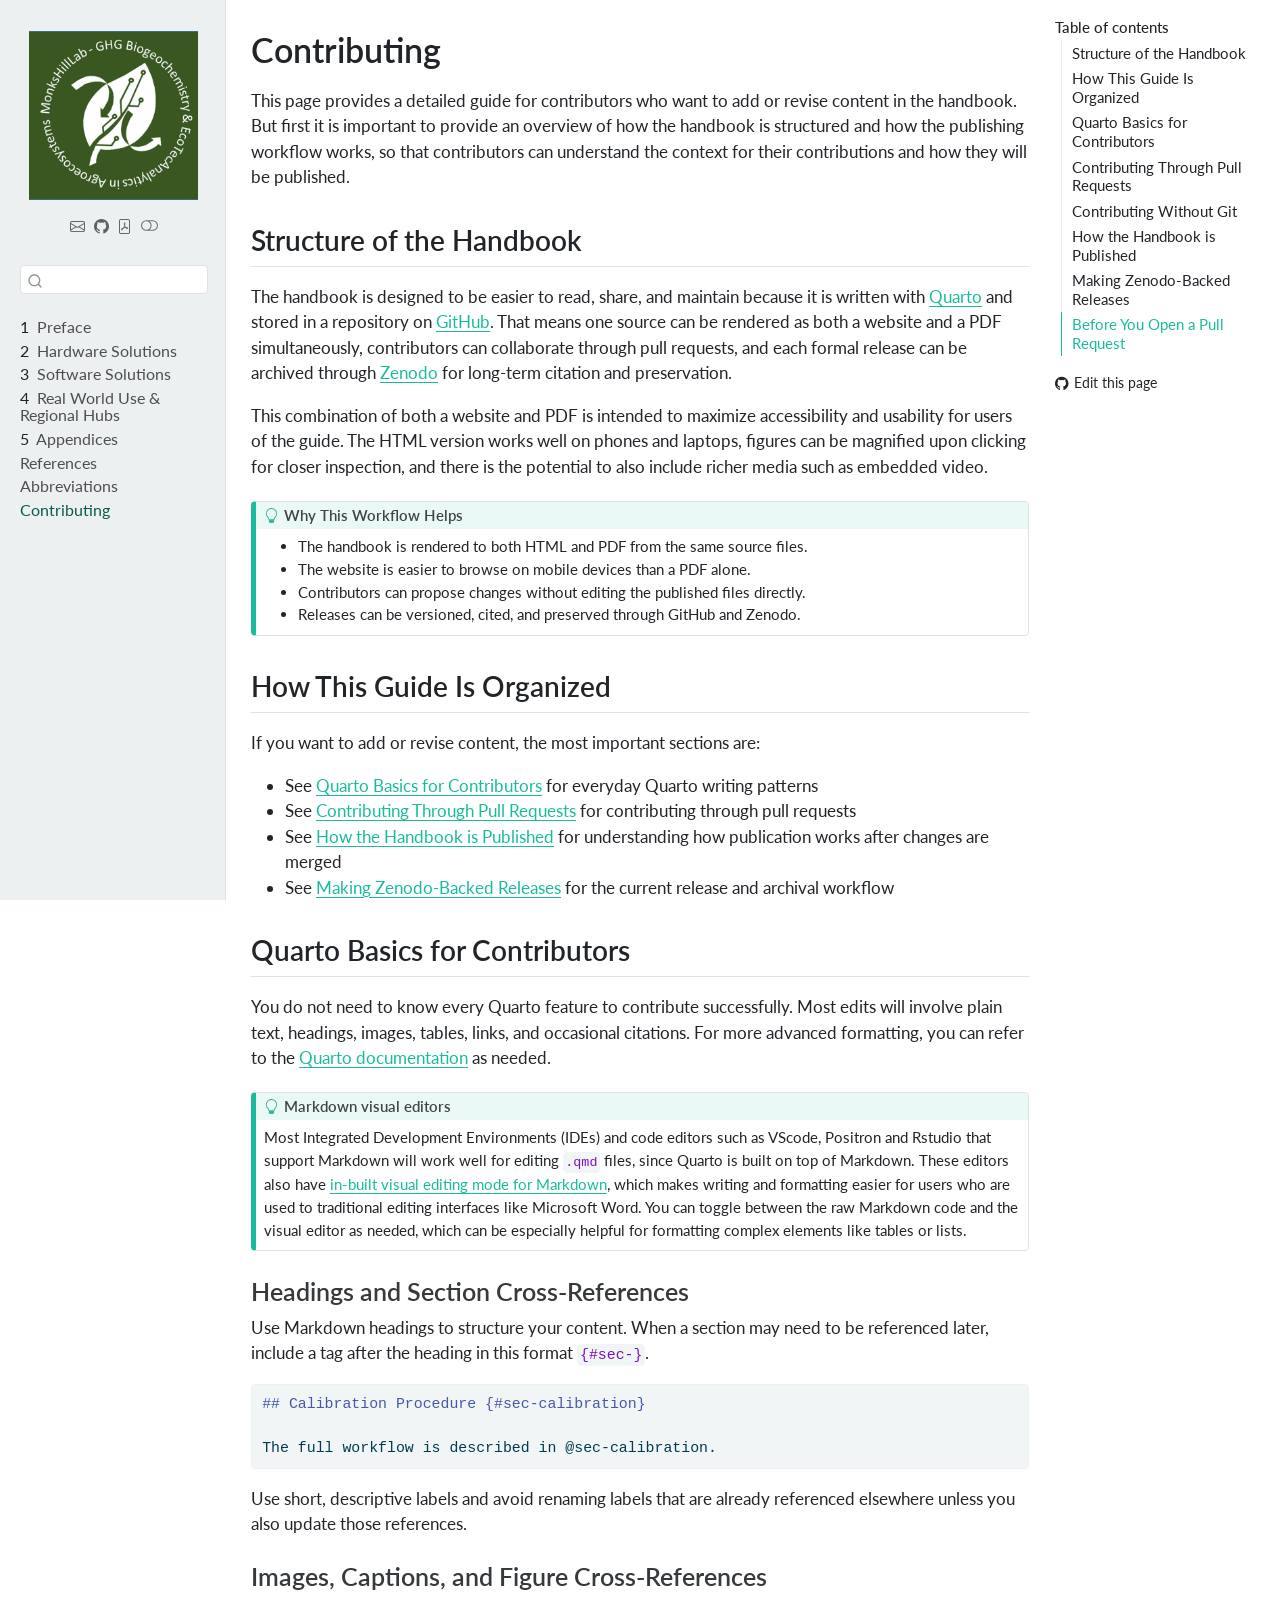
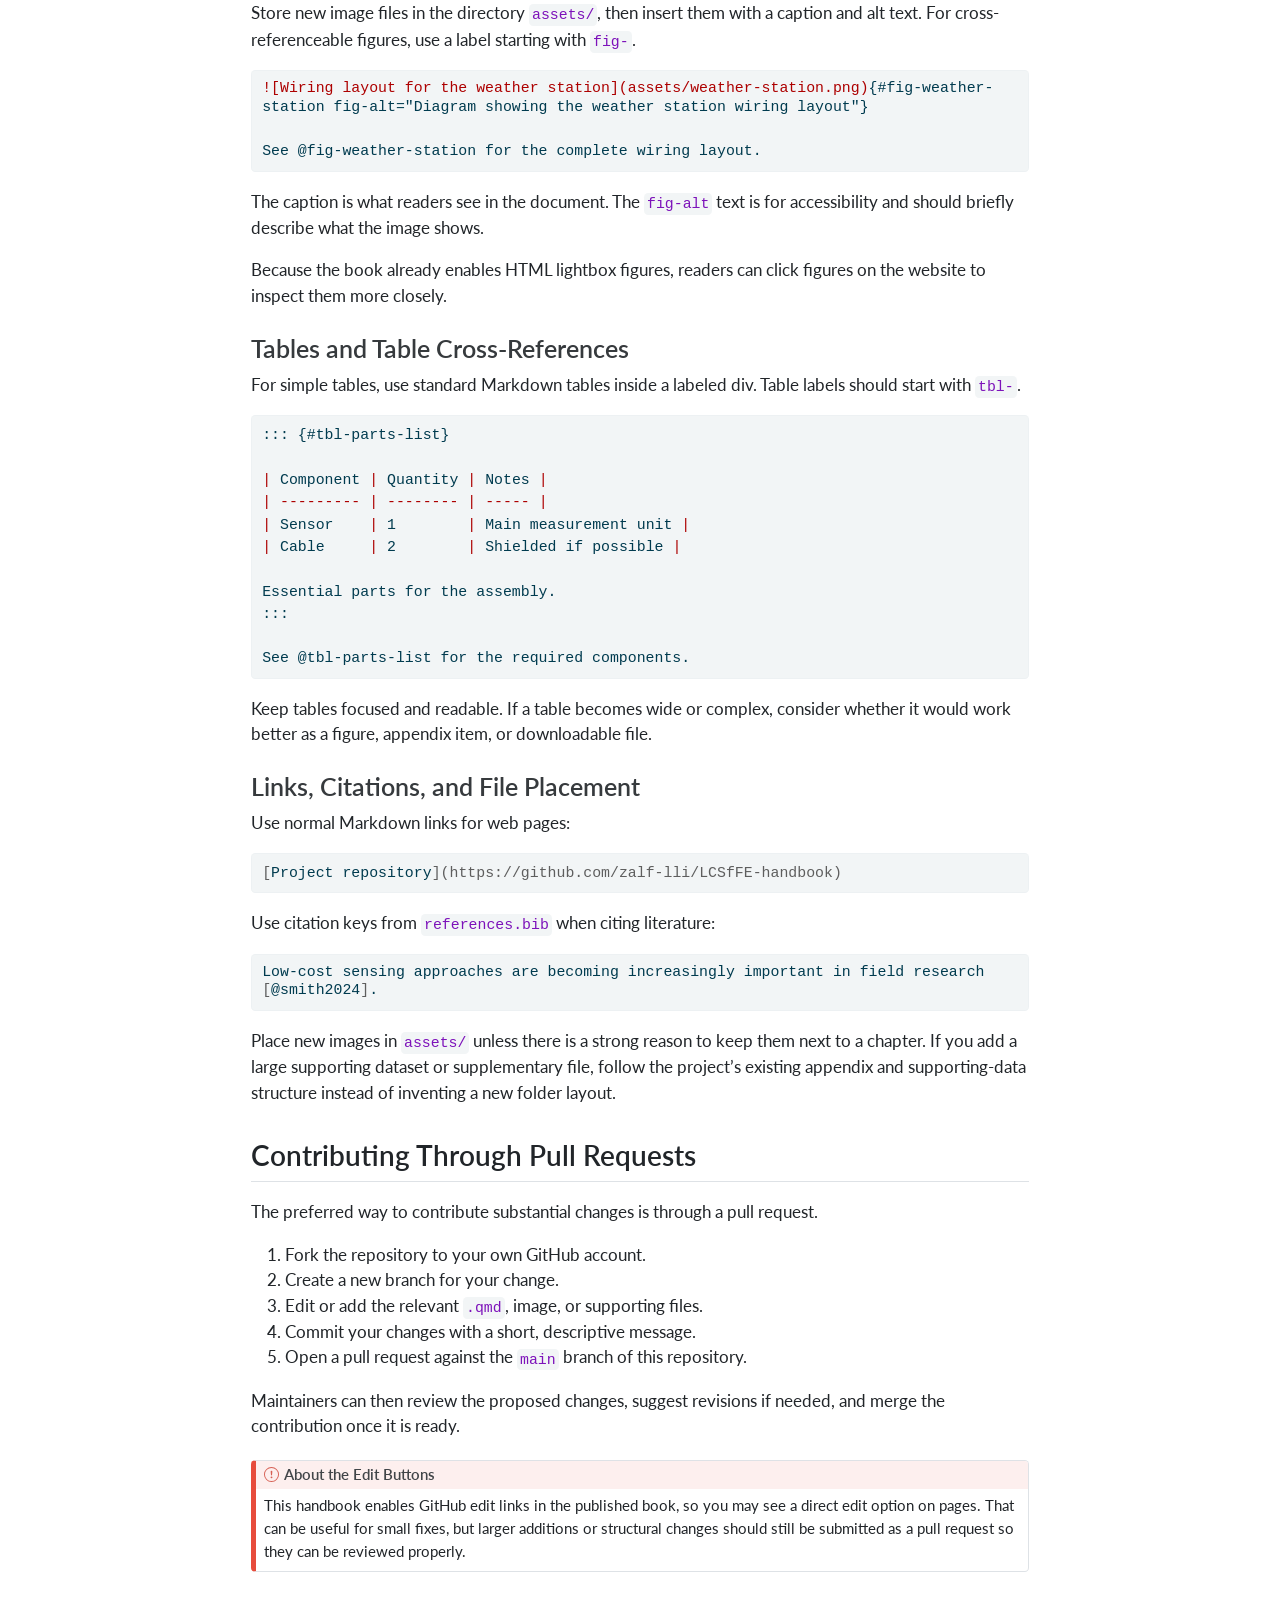
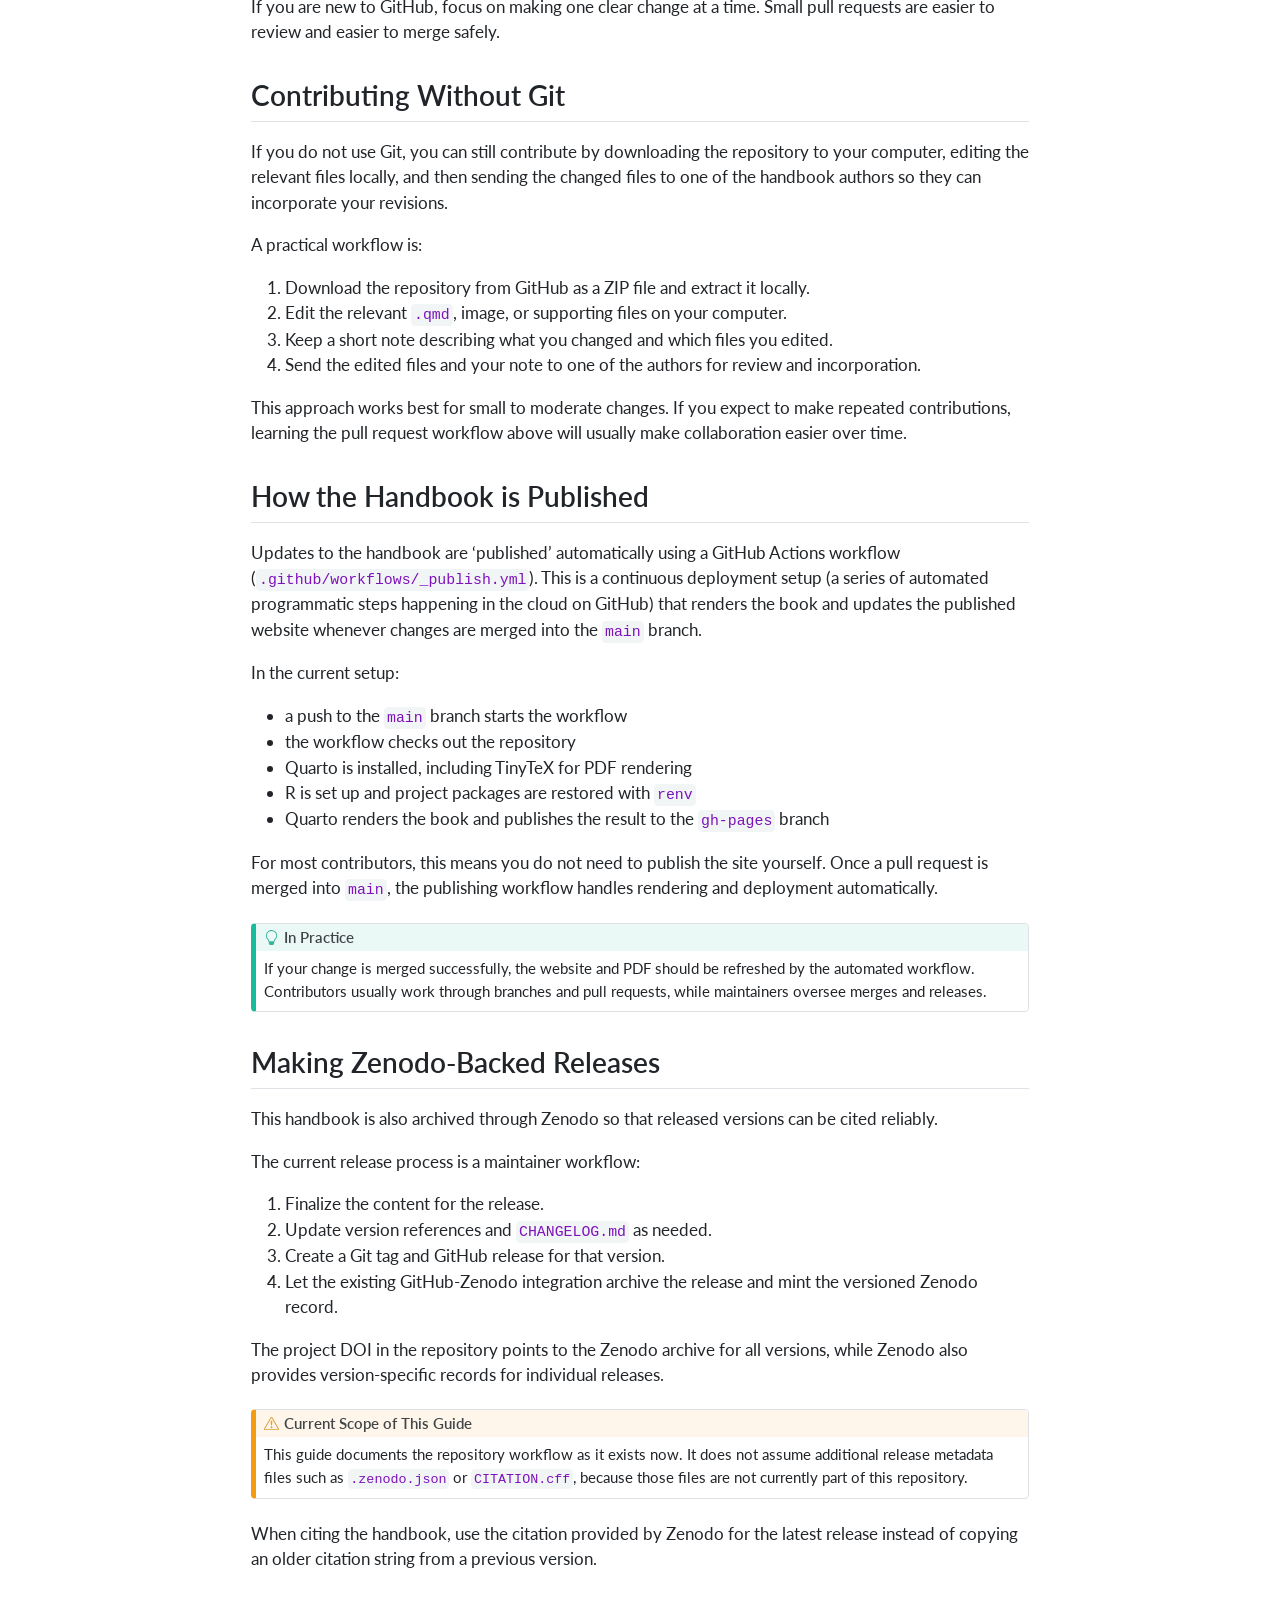
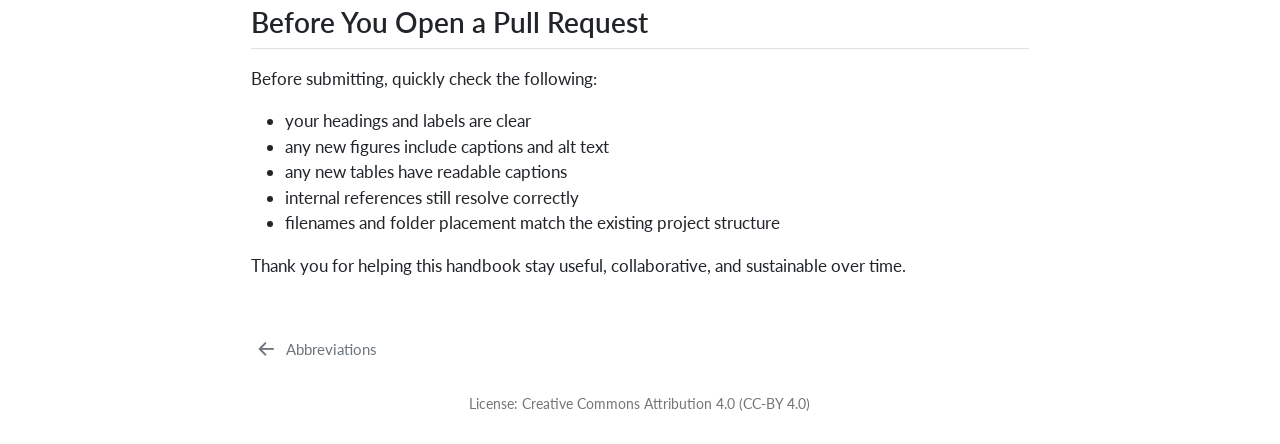
<file: contributing.html>
<!DOCTYPE html>
<html xmlns="http://www.w3.org/1999/xhtml" lang="en" xml:lang="en"><head>

<meta charset="utf-8">
<meta name="generator" content="quarto-1.9.37">

<meta name="viewport" content="width=device-width, initial-scale=1.0, user-scalable=yes">


<title>Contributing – Build-It-Yourself: Low-Cost Systems for Field Ecophysiology</title>
<style>
/* Default styles provided by pandoc.
** See https://pandoc.org/MANUAL.html#variables-for-html for config info.
*/
code{white-space: pre-wrap;}
span.smallcaps{font-variant: small-caps;}
div.columns{display: flex; gap: min(4vw, 1.5em);}
div.column{flex: auto; overflow-x: auto;}
div.hanging-indent{margin-left: 1.5em; text-indent: -1.5em;}
ul.task-list{list-style: none;}
ul.task-list li input[type="checkbox"] {
  width: 0.8em;
  margin: 0 0.8em 0.2em -1em; /* quarto-specific, see https://github.com/quarto-dev/quarto-cli/issues/4556 */ 
  vertical-align: middle;
}
/* CSS for syntax highlighting */
html { -webkit-text-size-adjust: 100%; }
pre > code.sourceCode { white-space: pre; position: relative; }
pre > code.sourceCode > span { display: inline-block; line-height: 1.25; }
pre > code.sourceCode > span:empty { height: 1.2em; }
.sourceCode { overflow: visible; }
code.sourceCode > span { color: inherit; text-decoration: inherit; }
div.sourceCode { margin: 1em 0; }
pre.sourceCode { margin: 0; }
@media screen {
div.sourceCode { overflow: auto; }
}
@media print {
pre > code.sourceCode { white-space: pre-wrap; }
pre > code.sourceCode > span { text-indent: -5em; padding-left: 5em; }
}
pre.numberSource code
  { counter-reset: source-line 0; }
pre.numberSource code > span
  { position: relative; left: -4em; counter-increment: source-line; }
pre.numberSource code > span > a:first-child::before
  { content: counter(source-line);
    position: relative; left: -1em; text-align: right; vertical-align: baseline;
    border: none; display: inline-block;
    -webkit-touch-callout: none; -webkit-user-select: none;
    -khtml-user-select: none; -moz-user-select: none;
    -ms-user-select: none; user-select: none;
    padding: 0 4px; width: 4em;
  }
pre.numberSource { margin-left: 3em;  padding-left: 4px; }
div.sourceCode
  {   }
@media screen {
pre > code.sourceCode > span > a:first-child::before { text-decoration: underline; }
}
</style>


<script src="site_libs/quarto-nav/quarto-nav.js"></script>
<script src="site_libs/clipboard/clipboard.min.js"></script>
<script src="site_libs/quarto-search/autocomplete.umd.js"></script>
<script src="site_libs/quarto-search/fuse.min.js"></script>
<script src="site_libs/quarto-search/quarto-search.js"></script>
<meta name="quarto:offset" content="./">
<link href="./abbreviations.html" rel="prev">
<link href="./assets/mhl-logo.png" rel="icon" type="image/png">
<script src="site_libs/quarto-html/quarto.js" type="module"></script>
<script src="site_libs/quarto-html/tabsets/tabsets.js" type="module"></script>
<script src="site_libs/quarto-html/popper.min.js"></script>
<script src="site_libs/quarto-html/tippy.umd.min.js"></script>
<script src="site_libs/quarto-html/anchor.min.js"></script>
<link href="site_libs/quarto-html/tippy.css" rel="stylesheet">
<link href="site_libs/quarto-html/quarto-syntax-highlighting-7f8f88aac4f3542376d5c11b86a4c14d.css" rel="stylesheet" class="quarto-color-scheme" id="quarto-text-highlighting-styles">
<link href="site_libs/quarto-html/quarto-syntax-highlighting-dark-d0ae9245876894da5ac7e18953ecc5cc.css" rel="stylesheet" class="quarto-color-scheme quarto-color-alternate" id="quarto-text-highlighting-styles">
<link href="site_libs/quarto-html/quarto-syntax-highlighting-7f8f88aac4f3542376d5c11b86a4c14d.css" rel="stylesheet" class="quarto-color-scheme-extra" id="quarto-text-highlighting-styles">
<script src="site_libs/bootstrap/bootstrap.min.js"></script>
<link href="site_libs/bootstrap/bootstrap-icons.css" rel="stylesheet">
<link href="site_libs/bootstrap/bootstrap-299e25f7dd983bf99b6040ee74e88e37.min.css" rel="stylesheet" append-hash="true" class="quarto-color-scheme" id="quarto-bootstrap" data-mode="light">
<link href="site_libs/bootstrap/bootstrap-dark-4070aed0ba7530c7d70946110958b82e.min.css" rel="stylesheet" append-hash="true" class="quarto-color-scheme quarto-color-alternate" id="quarto-bootstrap" data-mode="dark">
<link href="site_libs/bootstrap/bootstrap-299e25f7dd983bf99b6040ee74e88e37.min.css" rel="stylesheet" append-hash="true" class="quarto-color-scheme-extra" id="quarto-bootstrap" data-mode="light">
<script id="quarto-search-options" type="application/json">{
  "location": "sidebar",
  "copy-button": false,
  "collapse-after": 3,
  "panel-placement": "start",
  "type": "textbox",
  "limit": 50,
  "keyboard-shortcut": [
    "f",
    "/",
    "s"
  ],
  "show-item-context": false,
  "language": {
    "search-no-results-text": "No results",
    "search-matching-documents-text": "matching documents",
    "search-copy-link-title": "Copy link to search",
    "search-hide-matches-text": "Hide additional matches",
    "search-more-match-text": "more match in this document",
    "search-more-matches-text": "more matches in this document",
    "search-clear-button-title": "Clear",
    "search-text-placeholder": "",
    "search-detached-cancel-button-title": "Cancel",
    "search-submit-button-title": "Submit",
    "search-label": "Search"
  }
}</script>
<script async="" src="https://hypothes.is/embed.js"></script>
<script>
  window.document.addEventListener("DOMContentLoaded", function (_event) {
    document.body.classList.add('hypothesis-enabled');
  });
</script>


</head>

<body class="nav-sidebar docked quarto-light"><script id="quarto-html-before-body" type="application/javascript">
    const toggleBodyColorMode = (bsSheetEl) => {
      const mode = bsSheetEl.getAttribute("data-mode");
      const bodyEl = window.document.querySelector("body");
      if (mode === "dark") {
        bodyEl.classList.add("quarto-dark");
        bodyEl.classList.remove("quarto-light");
      } else {
        bodyEl.classList.add("quarto-light");
        bodyEl.classList.remove("quarto-dark");
      }
    }
    const toggleBodyColorPrimary = () => {
      const bsSheetEl = window.document.querySelector("link#quarto-bootstrap:not([rel=disabled-stylesheet])");
      if (bsSheetEl) {
        toggleBodyColorMode(bsSheetEl);
      }
    }
    const setColorSchemeToggle = (alternate) => {
      const toggles = window.document.querySelectorAll('.quarto-color-scheme-toggle');
      for (let i=0; i < toggles.length; i++) {
        const toggle = toggles[i];
        if (toggle) {
          if (alternate) {
            toggle.classList.add("alternate");
          } else {
            toggle.classList.remove("alternate");
          }
        }
      }
    };
    const toggleColorMode = (alternate) => {
      // Switch the stylesheets
      const primaryStylesheets = window.document.querySelectorAll('link.quarto-color-scheme:not(.quarto-color-alternate)');
      const alternateStylesheets = window.document.querySelectorAll('link.quarto-color-scheme.quarto-color-alternate');
      manageTransitions('#quarto-margin-sidebar .nav-link', false);
      if (alternate) {
        // note: dark is layered on light, we don't disable primary!
        enableStylesheet(alternateStylesheets);
        for (const sheetNode of alternateStylesheets) {
          if (sheetNode.id === "quarto-bootstrap") {
            toggleBodyColorMode(sheetNode);
          }
        }
      } else {
        disableStylesheet(alternateStylesheets);
        enableStylesheet(primaryStylesheets)
        toggleBodyColorPrimary();
      }
      manageTransitions('#quarto-margin-sidebar .nav-link', true);
      // Switch the toggles
      setColorSchemeToggle(alternate)
      // Hack to workaround the fact that safari doesn't
      // properly recolor the scrollbar when toggling (#1455)
      if (navigator.userAgent.indexOf('Safari') > 0 && navigator.userAgent.indexOf('Chrome') == -1) {
        manageTransitions("body", false);
        window.scrollTo(0, 1);
        setTimeout(() => {
          window.scrollTo(0, 0);
          manageTransitions("body", true);
        }, 40);
      }
    }
    const disableStylesheet = (stylesheets) => {
      for (let i=0; i < stylesheets.length; i++) {
        const stylesheet = stylesheets[i];
        stylesheet.rel = 'disabled-stylesheet';
      }
    }
    const enableStylesheet = (stylesheets) => {
      for (let i=0; i < stylesheets.length; i++) {
        const stylesheet = stylesheets[i];
        if(stylesheet.rel !== 'stylesheet') { // for Chrome, which will still FOUC without this check
          stylesheet.rel = 'stylesheet';
        }
      }
    }
    const manageTransitions = (selector, allowTransitions) => {
      const els = window.document.querySelectorAll(selector);
      for (let i=0; i < els.length; i++) {
        const el = els[i];
        if (allowTransitions) {
          el.classList.remove('notransition');
        } else {
          el.classList.add('notransition');
        }
      }
    }
    const isFileUrl = () => {
      return window.location.protocol === 'file:';
    }
    const hasAlternateSentinel = () => {
      let styleSentinel = getColorSchemeSentinel();
      if (styleSentinel !== null) {
        return styleSentinel === "alternate";
      } else {
        return false;
      }
    }
    const setStyleSentinel = (alternate) => {
      const value = alternate ? "alternate" : "default";
      if (!isFileUrl()) {
        window.localStorage.setItem("quarto-color-scheme", value);
      } else {
        localAlternateSentinel = value;
      }
    }
    const getColorSchemeSentinel = () => {
      if (!isFileUrl()) {
        const storageValue = window.localStorage.getItem("quarto-color-scheme");
        return storageValue != null ? storageValue : localAlternateSentinel;
      } else {
        return localAlternateSentinel;
      }
    }
    const toggleGiscusIfUsed = (isAlternate, darkModeDefault) => {
      const baseTheme = document.querySelector('#giscus-base-theme')?.value ?? 'light';
      const alternateTheme = document.querySelector('#giscus-alt-theme')?.value ?? 'dark';
      let newTheme = '';
      if(authorPrefersDark) {
        newTheme = isAlternate ? baseTheme : alternateTheme;
      } else {
        newTheme = isAlternate ? alternateTheme : baseTheme;
      }
      const changeGiscusTheme = () => {
        // From: https://github.com/giscus/giscus/issues/336
        const sendMessage = (message) => {
          const iframe = document.querySelector('iframe.giscus-frame');
          if (!iframe) return;
          iframe.contentWindow.postMessage({ giscus: message }, 'https://giscus.app');
        }
        sendMessage({
          setConfig: {
            theme: newTheme
          }
        });
      }
      const isGiscussLoaded = window.document.querySelector('iframe.giscus-frame') !== null;
      if (isGiscussLoaded) {
        changeGiscusTheme();
      }
    };
    const authorPrefersDark = false;
    const darkModeDefault = authorPrefersDark;
      document.querySelector('link#quarto-text-highlighting-styles.quarto-color-scheme-extra').rel = 'disabled-stylesheet';
      document.querySelector('link#quarto-bootstrap.quarto-color-scheme-extra').rel = 'disabled-stylesheet';
    let localAlternateSentinel = darkModeDefault ? 'alternate' : 'default';
    // Dark / light mode switch
    window.quartoToggleColorScheme = () => {
      // Read the current dark / light value
      let toAlternate = !hasAlternateSentinel();
      toggleColorMode(toAlternate);
      setStyleSentinel(toAlternate);
      toggleGiscusIfUsed(toAlternate, darkModeDefault);
      window.dispatchEvent(new Event('resize'));
    };
    // Switch to dark mode if need be
    if (hasAlternateSentinel()) {
      toggleColorMode(true);
    } else {
      toggleColorMode(false);
    }
  </script>

<div id="quarto-search-results"></div>
  <header id="quarto-header" class="headroom fixed-top">
  <nav class="quarto-secondary-nav">
    <div class="container-fluid d-flex">
      <button type="button" class="quarto-btn-toggle btn" data-bs-toggle="collapse" role="button" data-bs-target=".quarto-sidebar-collapse-item" aria-controls="quarto-sidebar" aria-expanded="false" aria-label="Toggle sidebar navigation" onclick="if (window.quartoToggleHeadroom) { window.quartoToggleHeadroom(); }">
        <i class="bi bi-layout-text-sidebar-reverse"></i>
      </button>
        <nav class="quarto-page-breadcrumbs" aria-label="breadcrumb"><ol class="breadcrumb"><li class="breadcrumb-item"><a href="./contributing.html">Contributing</a></li></ol></nav>
        <a class="flex-grow-1" role="navigation" data-bs-toggle="collapse" data-bs-target=".quarto-sidebar-collapse-item" aria-controls="quarto-sidebar" aria-expanded="false" aria-label="Toggle sidebar navigation" onclick="if (window.quartoToggleHeadroom) { window.quartoToggleHeadroom(); }">      
        </a>
      <button type="button" class="btn quarto-search-button" aria-label="Search" onclick="window.quartoOpenSearch();">
        <i class="bi bi-search"></i>
      </button>
    </div>
  </nav>
</header>
<!-- content -->
<div id="quarto-content" class="quarto-container page-columns page-rows-contents page-layout-article">
<!-- sidebar -->
  <nav id="quarto-sidebar" class="sidebar collapse collapse-horizontal quarto-sidebar-collapse-item sidebar-navigation docked overflow-auto">
    <div class="pt-lg-2 mt-2 text-center sidebar-header sidebar-header-stacked">
      <a href="./index.html" class="sidebar-logo-link">
      <img src="./assets/mhl-logo.png" alt="" class="sidebar-logo light-content py-0 d-lg-inline d-none">
      <img src="./assets/mhl-logo.png" alt="" class="sidebar-logo dark-content py-0 d-lg-inline d-none">
      </a>
    <div class="sidebar-title mb-0 py-0">
      <a href="./"></a> 
        <div class="sidebar-tools-main tools-wide">
    <a href="mailto:mathiashoffmann@zalf.de" title="" class="quarto-navigation-tool px-1" aria-label=""><i class="bi bi-envelope"></i></a>
    <a href="https://github.com/zalf-lli/LCSfFE-handbook" title="Source Code" class="quarto-navigation-tool px-1" aria-label="Source Code"><i class="bi bi-github"></i></a>
    <a href="./Build-It-Yourself--Low-Cost-Systems-for-Field-Ecophysiology.pdf" title="Download PDF" class="quarto-navigation-tool px-1" aria-label="Download PDF"><i class="bi bi-file-pdf"></i></a>
  <a href="" class="quarto-color-scheme-toggle quarto-navigation-tool  px-1" onclick="window.quartoToggleColorScheme(); return false;" title="Toggle dark mode"><i class="bi"></i></a>
</div>
    </div>
      </div>
        <div class="mt-2 flex-shrink-0 align-items-center">
        <div class="sidebar-search">
        <div id="quarto-search" class="" title="Search"></div>
        </div>
        </div>
    <div class="sidebar-menu-container"> 
    <ul class="list-unstyled mt-1">
        <li class="sidebar-item">
  <div class="sidebar-item-container"> 
  <a href="./index.html" class="sidebar-item-text sidebar-link">
 <span class="menu-text"><span class="chapter-number">1</span>&nbsp; <span class="chapter-title">Preface</span></span></a>
  </div>
</li>
        <li class="sidebar-item">
  <div class="sidebar-item-container"> 
  <a href="./hardware-solutions.html" class="sidebar-item-text sidebar-link">
 <span class="menu-text"><span class="chapter-number">2</span>&nbsp; <span class="chapter-title">Hardware Solutions</span></span></a>
  </div>
</li>
        <li class="sidebar-item">
  <div class="sidebar-item-container"> 
  <a href="./software-solutions.html" class="sidebar-item-text sidebar-link">
 <span class="menu-text"><span class="chapter-number">3</span>&nbsp; <span class="chapter-title">Software Solutions</span></span></a>
  </div>
</li>
        <li class="sidebar-item">
  <div class="sidebar-item-container"> 
  <a href="./real-world-use.html" class="sidebar-item-text sidebar-link">
 <span class="menu-text"><span class="chapter-number">4</span>&nbsp; <span class="chapter-title">Real World Use &amp; Regional Hubs</span></span></a>
  </div>
</li>
        <li class="sidebar-item">
  <div class="sidebar-item-container"> 
  <a href="./appendices.html" class="sidebar-item-text sidebar-link">
 <span class="menu-text"><span class="chapter-number">5</span>&nbsp; <span class="chapter-title">Appendices</span></span></a>
  </div>
</li>
        <li class="sidebar-item">
  <div class="sidebar-item-container"> 
  <a href="./references.html" class="sidebar-item-text sidebar-link">
 <span class="menu-text">References</span></a>
  </div>
</li>
        <li class="sidebar-item">
  <div class="sidebar-item-container"> 
  <a href="./abbreviations.html" class="sidebar-item-text sidebar-link">
 <span class="menu-text">Abbreviations</span></a>
  </div>
</li>
        <li class="sidebar-item">
  <div class="sidebar-item-container"> 
  <a href="./contributing.html" class="sidebar-item-text sidebar-link active">
 <span class="menu-text">Contributing</span></a>
  </div>
</li>
    </ul>
    </div>
</nav>
<div id="quarto-sidebar-glass" class="quarto-sidebar-collapse-item" data-bs-toggle="collapse" data-bs-target=".quarto-sidebar-collapse-item"></div>
<!-- margin-sidebar -->
    <div id="quarto-margin-sidebar" class="sidebar margin-sidebar">
        <nav id="TOC" role="doc-toc" class="toc-active">
    <h2 id="toc-title">Table of contents</h2>
   
  <ul>
  <li><a href="#sec-handbook_structure" id="toc-sec-handbook_structure" class="nav-link active" data-scroll-target="#sec-handbook_structure">Structure of the Handbook</a></li>
  <li><a href="#sec-guide_structure" id="toc-sec-guide_structure" class="nav-link" data-scroll-target="#sec-guide_structure">How This Guide Is Organized</a></li>
  <li><a href="#sec-quarto_basics" id="toc-sec-quarto_basics" class="nav-link" data-scroll-target="#sec-quarto_basics">Quarto Basics for Contributors</a>
  <ul class="collapse">
  <li><a href="#sec-section_crossrefs" id="toc-sec-section_crossrefs" class="nav-link" data-scroll-target="#sec-section_crossrefs">Headings and Section Cross-References</a></li>
  <li><a href="#sec-figures" id="toc-sec-figures" class="nav-link" data-scroll-target="#sec-figures">Images, Captions, and Figure Cross-References</a></li>
  <li><a href="#sec-tables" id="toc-sec-tables" class="nav-link" data-scroll-target="#sec-tables">Tables and Table Cross-References</a></li>
  <li><a href="#sec-links_citations" id="toc-sec-links_citations" class="nav-link" data-scroll-target="#sec-links_citations">Links, Citations, and File Placement</a></li>
  </ul></li>
  <li><a href="#sec-pr_workflow" id="toc-sec-pr_workflow" class="nav-link" data-scroll-target="#sec-pr_workflow">Contributing Through Pull Requests</a></li>
  <li><a href="#sec-without_git" id="toc-sec-without_git" class="nav-link" data-scroll-target="#sec-without_git">Contributing Without Git</a></li>
  <li><a href="#sec-publishing_action" id="toc-sec-publishing_action" class="nav-link" data-scroll-target="#sec-publishing_action">How the Handbook is Published</a></li>
  <li><a href="#sec-zenodo_releases" id="toc-sec-zenodo_releases" class="nav-link" data-scroll-target="#sec-zenodo_releases">Making Zenodo-Backed Releases</a></li>
  <li><a href="#sec-before_pr" id="toc-sec-before_pr" class="nav-link" data-scroll-target="#sec-before_pr">Before You Open a Pull Request</a></li>
  </ul>
<div class="toc-actions"><ul><li><a href="https://github.com/zalf-lli/LCSfFE-handbook/edit/main/contributing.qmd" class="toc-action"><i class="bi bi-github"></i>Edit this page</a></li></ul></div></nav>
    </div>
<!-- main -->
<main class="content" id="quarto-document-content">


<header id="title-block-header" class="quarto-title-block default">
<div class="quarto-title">
<h1 class="title"><span id="sec-contributing_guide" class="quarto-section-identifier">Contributing</span></h1>
</div>



<div class="quarto-title-meta">

    
  
    
  </div>
  


</header>


<p>This page provides a detailed guide for contributors who want to add or revise content in the handbook. But first it is important to provide an overview of how the handbook is structured and how the publishing workflow works, so that contributors can understand the context for their contributions and how they will be published.</p>
<section id="sec-handbook_structure" class="level2">
<h2 class="anchored" data-anchor-id="sec-handbook_structure">Structure of the Handbook</h2>
<p>The handbook is designed to be easier to read, share, and maintain because it is written with <a href="https://quarto.org/">Quarto</a> and stored in a repository on <a href="https://github.com/zalf-lli/LCSfFE-handbook">GitHub</a><!-- todo update repo link upon transfer-->. That means one source can be rendered as both a website and a PDF simultaneously, contributors can collaborate through pull requests, and each formal release can be archived through <a href="https://zenodo.org/">Zenodo</a> for long-term citation and preservation.</p>
<p>This combination of both a website and PDF is intended to maximize accessibility and usability for users of the guide. The HTML version works well on phones and laptops, figures can be magnified upon clicking for closer inspection, and there is the potential to also include richer media such as embedded video.</p>
<div class="callout callout-style-default callout-tip callout-titled">
<div class="callout-header d-flex align-content-center">
<div class="callout-icon-container">
<i class="callout-icon"></i>
</div>
<div class="callout-title-container flex-fill">
<span class="screen-reader-only">Tip</span>Why This Workflow Helps
</div>
</div>
<div class="callout-body-container callout-body">
<ul>
<li>The handbook is rendered to both HTML and PDF from the same source files.</li>
<li>The website is easier to browse on mobile devices than a PDF alone.</li>
<li>Contributors can propose changes without editing the published files directly.</li>
<li>Releases can be versioned, cited, and preserved through GitHub and Zenodo.</li>
</ul>
</div>
</div>
</section>
<section id="sec-guide_structure" class="level2">
<h2 class="anchored" data-anchor-id="sec-guide_structure">How This Guide Is Organized</h2>
<p>If you want to add or revise content, the most important sections are:</p>
<ul>
<li>See <a href="#sec-quarto_basics" class="quarto-xref"><span>Quarto Basics for Contributors</span></a> for everyday Quarto writing patterns</li>
<li>See <a href="#sec-pr_workflow" class="quarto-xref"><span>Contributing Through Pull Requests</span></a> for contributing through pull requests</li>
<li>See <a href="#sec-publishing_action" class="quarto-xref"><span>How the Handbook is Published</span></a> for understanding how publication works after changes are merged</li>
<li>See <a href="#sec-zenodo_releases" class="quarto-xref"><span>Making Zenodo-Backed Releases</span></a> for the current release and archival workflow</li>
</ul>
</section>
<section id="sec-quarto_basics" class="level2">
<h2 class="anchored" data-anchor-id="sec-quarto_basics">Quarto Basics for Contributors</h2>
<p>You do not need to know every Quarto feature to contribute successfully. Most edits will involve plain text, headings, images, tables, links, and occasional citations. For more advanced formatting, you can refer to the <a href="https://quarto.org/docs/guide/">Quarto documentation</a> as needed.</p>
<div class="callout callout-style-default callout-tip callout-titled">
<div class="callout-header d-flex align-content-center">
<div class="callout-icon-container">
<i class="callout-icon"></i>
</div>
<div class="callout-title-container flex-fill">
<span class="screen-reader-only">Tip</span>Markdown visual editors
</div>
</div>
<div class="callout-body-container callout-body">
<p>Most Integrated Development Environments (IDEs) and code editors such as VScode, Positron and Rstudio that support Markdown will work well for editing <code>.qmd</code> files, since Quarto is built on top of Markdown. These editors also have <a href="https://rstudio.github.io/visual-markdown-editing/">in-built visual editing mode for Markdown</a>, which makes writing and formatting easier for users who are used to traditional editing interfaces like Microsoft Word. You can toggle between the raw Markdown code and the visual editor as needed, which can be especially helpful for formatting complex elements like tables or lists.</p>
</div>
</div>
<section id="sec-section_crossrefs" class="level3">
<h3 class="anchored" data-anchor-id="sec-section_crossrefs">Headings and Section Cross-References</h3>
<p>Use Markdown headings to structure your content. When a section may need to be referenced later, include a tag after the heading in this format <code>{#sec-}</code>.</p>
<div class="code-copy-outer-scaffold"><div class="sourceCode" id="cb1"><pre class="sourceCode markdown code-with-copy"><code class="sourceCode markdown"><span id="cb1-1"><a href="#cb1-1" aria-hidden="true" tabindex="-1"></a><span class="fu">## Calibration Procedure {#sec-calibration}</span></span>
<span id="cb1-2"><a href="#cb1-2" aria-hidden="true" tabindex="-1"></a></span>
<span id="cb1-3"><a href="#cb1-3" aria-hidden="true" tabindex="-1"></a>The full workflow is described in @sec-calibration.</span></code></pre></div><button title="Copy to Clipboard" class="code-copy-button"><i class="bi"></i></button></div>
<p>Use short, descriptive labels and avoid renaming labels that are already referenced elsewhere unless you also update those references.</p>
</section>
<section id="sec-figures" class="level3">
<h3 class="anchored" data-anchor-id="sec-figures">Images, Captions, and Figure Cross-References</h3>
<p>Store new image files in the directory <code>assets/</code>, then insert them with a caption and alt text. For cross-referenceable figures, use a label starting with <code>fig-</code>.</p>
<div class="code-copy-outer-scaffold"><div class="sourceCode" id="cb2"><pre class="sourceCode markdown code-with-copy"><code class="sourceCode markdown"><span id="cb2-1"><a href="#cb2-1" aria-hidden="true" tabindex="-1"></a><span class="al">![Wiring layout for the weather station](assets/weather-station.png)</span>{#fig-weather-station fig-alt="Diagram showing the weather station wiring layout"}</span>
<span id="cb2-2"><a href="#cb2-2" aria-hidden="true" tabindex="-1"></a></span>
<span id="cb2-3"><a href="#cb2-3" aria-hidden="true" tabindex="-1"></a>See @fig-weather-station for the complete wiring layout.</span></code></pre></div><button title="Copy to Clipboard" class="code-copy-button"><i class="bi"></i></button></div>
<p>The caption is what readers see in the document. The <code>fig-alt</code> text is for accessibility and should briefly describe what the image shows.</p>
<p>Because the book already enables HTML lightbox figures, readers can click figures on the website to inspect them more closely.</p>
</section>
<section id="sec-tables" class="level3">
<h3 class="anchored" data-anchor-id="sec-tables">Tables and Table Cross-References</h3>
<p>For simple tables, use standard Markdown tables inside a labeled div. Table labels should start with <code>tbl-</code>.</p>
<div class="code-copy-outer-scaffold"><div class="sourceCode" id="cb3"><pre class="sourceCode markdown code-with-copy"><code class="sourceCode markdown"><span id="cb3-1"><a href="#cb3-1" aria-hidden="true" tabindex="-1"></a>::: {#tbl-parts-list}</span>
<span id="cb3-2"><a href="#cb3-2" aria-hidden="true" tabindex="-1"></a></span>
<span id="cb3-3"><a href="#cb3-3" aria-hidden="true" tabindex="-1"></a><span class="pp">|</span> Component <span class="pp">|</span> Quantity <span class="pp">|</span> Notes <span class="pp">|</span></span>
<span id="cb3-4"><a href="#cb3-4" aria-hidden="true" tabindex="-1"></a><span class="pp">| ---------</span> <span class="pp">| --------</span> <span class="pp">| -----</span> <span class="pp">|</span></span>
<span id="cb3-5"><a href="#cb3-5" aria-hidden="true" tabindex="-1"></a><span class="pp">|</span> Sensor    <span class="pp">|</span> 1        <span class="pp">|</span> Main measurement unit <span class="pp">|</span></span>
<span id="cb3-6"><a href="#cb3-6" aria-hidden="true" tabindex="-1"></a><span class="pp">|</span> Cable     <span class="pp">|</span> 2        <span class="pp">|</span> Shielded if possible <span class="pp">|</span></span>
<span id="cb3-7"><a href="#cb3-7" aria-hidden="true" tabindex="-1"></a></span>
<span id="cb3-8"><a href="#cb3-8" aria-hidden="true" tabindex="-1"></a>Essential parts for the assembly.</span>
<span id="cb3-9"><a href="#cb3-9" aria-hidden="true" tabindex="-1"></a>:::</span>
<span id="cb3-10"><a href="#cb3-10" aria-hidden="true" tabindex="-1"></a></span>
<span id="cb3-11"><a href="#cb3-11" aria-hidden="true" tabindex="-1"></a>See @tbl-parts-list for the required components.</span></code></pre></div><button title="Copy to Clipboard" class="code-copy-button"><i class="bi"></i></button></div>
<p>Keep tables focused and readable. If a table becomes wide or complex, consider whether it would work better as a figure, appendix item, or downloadable file.</p>
</section>
<section id="sec-links_citations" class="level3">
<h3 class="anchored" data-anchor-id="sec-links_citations">Links, Citations, and File Placement</h3>
<p>Use normal Markdown links for web pages:</p>
<div class="code-copy-outer-scaffold"><div class="sourceCode" id="cb4"><pre class="sourceCode markdown code-with-copy"><code class="sourceCode markdown"><span id="cb4-1"><a href="#cb4-1" aria-hidden="true" tabindex="-1"></a><span class="co">[</span><span class="ot">Project repository</span><span class="co">](https://github.com/zalf-lli/LCSfFE-handbook)</span></span></code></pre></div><button title="Copy to Clipboard" class="code-copy-button"><i class="bi"></i></button></div>
<p>Use citation keys from <code>references.bib</code> when citing literature:</p>
<div class="code-copy-outer-scaffold"><div class="sourceCode" id="cb5"><pre class="sourceCode markdown code-with-copy"><code class="sourceCode markdown"><span id="cb5-1"><a href="#cb5-1" aria-hidden="true" tabindex="-1"></a>Low-cost sensing approaches are becoming increasingly important in field research <span class="co">[</span><span class="ot">@smith2024</span><span class="co">]</span>.</span></code></pre></div><button title="Copy to Clipboard" class="code-copy-button"><i class="bi"></i></button></div>
<p>Place new images in <code>assets/</code> unless there is a strong reason to keep them next to a chapter. If you add a large supporting dataset or supplementary file, follow the project’s existing appendix and supporting-data structure instead of inventing a new folder layout.</p>
</section>
</section>
<section id="sec-pr_workflow" class="level2">
<h2 class="anchored" data-anchor-id="sec-pr_workflow">Contributing Through Pull Requests</h2>
<p>The preferred way to contribute substantial changes is through a pull request.</p>
<ol type="1">
<li>Fork the repository to your own GitHub account.</li>
<li>Create a new branch for your change.</li>
<li>Edit or add the relevant <code>.qmd</code>, image, or supporting files.</li>
<li>Commit your changes with a short, descriptive message.</li>
<li>Open a pull request against the <code>main</code> branch of this repository.</li>
</ol>
<p>Maintainers can then review the proposed changes, suggest revisions if needed, and merge the contribution once it is ready.</p>
<div class="callout callout-style-default callout-important callout-titled">
<div class="callout-header d-flex align-content-center">
<div class="callout-icon-container">
<i class="callout-icon"></i>
</div>
<div class="callout-title-container flex-fill">
<span class="screen-reader-only">Important</span>About the Edit Buttons
</div>
</div>
<div class="callout-body-container callout-body">
<p>This handbook enables GitHub edit links in the published book, so you may see a direct edit option on pages. That can be useful for small fixes, but larger additions or structural changes should still be submitted as a pull request so they can be reviewed properly.</p>
</div>
</div>
<p>If you are new to GitHub, focus on making one clear change at a time. Small pull requests are easier to review and easier to merge safely.</p>
</section>
<section id="sec-without_git" class="level2">
<h2 class="anchored" data-anchor-id="sec-without_git">Contributing Without Git</h2>
<p>If you do not use Git, you can still contribute by downloading the repository to your computer, editing the relevant files locally, and then sending the changed files to one of the handbook authors so they can incorporate your revisions.</p>
<p>A practical workflow is:</p>
<ol type="1">
<li>Download the repository from GitHub as a ZIP file and extract it locally.</li>
<li>Edit the relevant <code>.qmd</code>, image, or supporting files on your computer.</li>
<li>Keep a short note describing what you changed and which files you edited.</li>
<li>Send the edited files and your note to one of the authors for review and incorporation.</li>
</ol>
<p>This approach works best for small to moderate changes. If you expect to make repeated contributions, learning the pull request workflow above will usually make collaboration easier over time.</p>
</section>
<section id="sec-publishing_action" class="level2">
<h2 class="anchored" data-anchor-id="sec-publishing_action">How the Handbook is Published</h2>
<p>Updates to the handbook are ‘published’ automatically using a GitHub Actions workflow (<code>.github/workflows/_publish.yml</code>). This is a continuous deployment setup (a series of automated programmatic steps happening in the cloud on GitHub) that renders the book and updates the published website whenever changes are merged into the <code>main</code> branch.</p>
<p>In the current setup:</p>
<ul>
<li>a push to the <code>main</code> branch starts the workflow</li>
<li>the workflow checks out the repository</li>
<li>Quarto is installed, including TinyTeX for PDF rendering</li>
<li>R is set up and project packages are restored with <code>renv</code></li>
<li>Quarto renders the book and publishes the result to the <code>gh-pages</code> branch</li>
</ul>
<p>For most contributors, this means you do not need to publish the site yourself. Once a pull request is merged into <code>main</code>, the publishing workflow handles rendering and deployment automatically.</p>
<div class="callout callout-style-default callout-tip callout-titled">
<div class="callout-header d-flex align-content-center">
<div class="callout-icon-container">
<i class="callout-icon"></i>
</div>
<div class="callout-title-container flex-fill">
<span class="screen-reader-only">Tip</span>In Practice
</div>
</div>
<div class="callout-body-container callout-body">
<p>If your change is merged successfully, the website and PDF should be refreshed by the automated workflow. Contributors usually work through branches and pull requests, while maintainers oversee merges and releases.</p>
</div>
</div>
</section>
<section id="sec-zenodo_releases" class="level2">
<h2 class="anchored" data-anchor-id="sec-zenodo_releases">Making Zenodo-Backed Releases</h2>
<p>This handbook is also archived through Zenodo so that released versions can be cited reliably.</p>
<p>The current release process is a maintainer workflow:</p>
<ol type="1">
<li>Finalize the content for the release.</li>
<li>Update version references and <code>CHANGELOG.md</code> as needed.</li>
<li>Create a Git tag and GitHub release for that version.</li>
<li>Let the existing GitHub-Zenodo integration archive the release and mint the versioned Zenodo record.</li>
</ol>
<p>The project DOI in the repository points to the Zenodo archive for all versions, while Zenodo also provides version-specific records for individual releases.</p>
<div class="callout callout-style-default callout-warning callout-titled">
<div class="callout-header d-flex align-content-center">
<div class="callout-icon-container">
<i class="callout-icon"></i>
</div>
<div class="callout-title-container flex-fill">
<span class="screen-reader-only">Warning</span>Current Scope of This Guide
</div>
</div>
<div class="callout-body-container callout-body">
<p>This guide documents the repository workflow as it exists now. It does not assume additional release metadata files such as <code>.zenodo.json</code> or <code>CITATION.cff</code>, because those files are not currently part of this repository.</p>
</div>
</div>
<p>When citing the handbook, use the citation provided by Zenodo for the latest release instead of copying an older citation string from a previous version.</p>
</section>
<section id="sec-before_pr" class="level2">
<h2 class="anchored" data-anchor-id="sec-before_pr">Before You Open a Pull Request</h2>
<p>Before submitting, quickly check the following:</p>
<ul>
<li>your headings and labels are clear</li>
<li>any new figures include captions and alt text</li>
<li>any new tables have readable captions</li>
<li>internal references still resolve correctly</li>
<li>filenames and folder placement match the existing project structure</li>
</ul>
<p>Thank you for helping this handbook stay useful, collaborative, and sustainable over time.</p>


</section>

</main> <!-- /main -->
<script id="quarto-html-after-body" type="application/javascript">
  window.document.addEventListener("DOMContentLoaded", function (event) {
    // Ensure there is a toggle, if there isn't float one in the top right
    if (window.document.querySelector('.quarto-color-scheme-toggle') === null) {
      const a = window.document.createElement('a');
      a.classList.add('top-right');
      a.classList.add('quarto-color-scheme-toggle');
      a.href = "";
      a.onclick = function() { try { window.quartoToggleColorScheme(); } catch {} return false; };
      const i = window.document.createElement("i");
      i.classList.add('bi');
      a.appendChild(i);
      window.document.body.appendChild(a);
    }
    setColorSchemeToggle(hasAlternateSentinel())
    const icon = "";
    const anchorJS = new window.AnchorJS();
    anchorJS.options = {
      placement: 'right',
      icon: icon
    };
    anchorJS.add('.anchored');
    const isCodeAnnotation = (el) => {
      for (const clz of el.classList) {
        if (clz.startsWith('code-annotation-')) {                     
          return true;
        }
      }
      return false;
    }
    const onCopySuccess = function(e) {
      // button target
      const button = e.trigger;
      // don't keep focus
      button.blur();
      // flash "checked"
      button.classList.add('code-copy-button-checked');
      var currentTitle = button.getAttribute("title");
      button.setAttribute("title", "Copied!");
      let tooltip;
      if (window.bootstrap) {
        button.setAttribute("data-bs-toggle", "tooltip");
        button.setAttribute("data-bs-placement", "left");
        button.setAttribute("data-bs-title", "Copied!");
        tooltip = new bootstrap.Tooltip(button, 
          { trigger: "manual", 
            customClass: "code-copy-button-tooltip",
            offset: [0, -8]});
        tooltip.show();    
      }
      setTimeout(function() {
        if (tooltip) {
          tooltip.hide();
          button.removeAttribute("data-bs-title");
          button.removeAttribute("data-bs-toggle");
          button.removeAttribute("data-bs-placement");
        }
        button.setAttribute("title", currentTitle);
        button.classList.remove('code-copy-button-checked');
      }, 1000);
      // clear code selection
      e.clearSelection();
    }
    const getTextToCopy = function(trigger) {
      const outerScaffold = trigger.parentElement.cloneNode(true);
      const codeEl = outerScaffold.querySelector('code');
      for (const childEl of codeEl.children) {
        if (isCodeAnnotation(childEl)) {
          childEl.remove();
        }
      }
      return codeEl.innerText;
    }
    const clipboard = new window.ClipboardJS('.code-copy-button:not([data-in-quarto-modal])', {
      text: getTextToCopy
    });
    clipboard.on('success', onCopySuccess);
    if (window.document.getElementById('quarto-embedded-source-code-modal')) {
      const clipboardModal = new window.ClipboardJS('.code-copy-button[data-in-quarto-modal]', {
        text: getTextToCopy,
        container: window.document.getElementById('quarto-embedded-source-code-modal')
      });
      clipboardModal.on('success', onCopySuccess);
    }
      var localhostRegex = new RegExp(/^(?:http|https):\/\/localhost\:?[0-9]*\//);
      var mailtoRegex = new RegExp(/^mailto:/);
        var filterRegex = new RegExp('/' + window.location.host + '/');
      var isInternal = (href) => {
          return filterRegex.test(href) || localhostRegex.test(href) || mailtoRegex.test(href);
      }
      // Inspect non-navigation links and adorn them if external
     var links = window.document.querySelectorAll('a[href]:not(.nav-link):not(.navbar-brand):not(.toc-action):not(.sidebar-link):not(.sidebar-item-toggle):not(.pagination-link):not(.no-external):not([aria-hidden]):not(.dropdown-item):not(.quarto-navigation-tool):not(.about-link)');
      for (var i=0; i<links.length; i++) {
        const link = links[i];
        if (!isInternal(link.href)) {
          // undo the damage that might have been done by quarto-nav.js in the case of
          // links that we want to consider external
          if (link.dataset.originalHref !== undefined) {
            link.href = link.dataset.originalHref;
          }
        }
      }
    function tippyHover(el, contentFn, onTriggerFn, onUntriggerFn) {
      const config = {
        allowHTML: true,
        maxWidth: 500,
        delay: 100,
        arrow: false,
        appendTo: function(el) {
            return el.parentElement;
        },
        interactive: true,
        interactiveBorder: 10,
        theme: 'quarto',
        placement: 'bottom-start',
      };
      if (contentFn) {
        config.content = contentFn;
      }
      if (onTriggerFn) {
        config.onTrigger = onTriggerFn;
      }
      if (onUntriggerFn) {
        config.onUntrigger = onUntriggerFn;
      }
      window.tippy(el, config); 
    }
    const noterefs = window.document.querySelectorAll('a[role="doc-noteref"]');
    for (var i=0; i<noterefs.length; i++) {
      const ref = noterefs[i];
      tippyHover(ref, function() {
        // use id or data attribute instead here
        let href = ref.getAttribute('data-footnote-href') || ref.getAttribute('href');
        try { href = new URL(href).hash; } catch {}
        const id = href.replace(/^#\/?/, "");
        const note = window.document.getElementById(id);
        if (note) {
          return note.innerHTML;
        } else {
          return "";
        }
      });
    }
    const xrefs = window.document.querySelectorAll('a.quarto-xref');
    const processXRef = (id, note) => {
      // Strip column container classes
      const stripColumnClz = (el) => {
        el.classList.remove("page-full", "page-columns");
        if (el.children) {
          for (const child of el.children) {
            stripColumnClz(child);
          }
        }
      }
      stripColumnClz(note)
      if (id === null || id.startsWith('sec-')) {
        // Special case sections, only their first couple elements
        const container = document.createElement("div");
        if (note.children && note.children.length > 2) {
          container.appendChild(note.children[0].cloneNode(true));
          for (let i = 1; i < note.children.length; i++) {
            const child = note.children[i];
            if (child.tagName === "P" && child.innerText === "") {
              continue;
            } else {
              container.appendChild(child.cloneNode(true));
              break;
            }
          }
          if (window.Quarto?.typesetMath) {
            window.Quarto.typesetMath(container);
          }
          return container.innerHTML
        } else {
          if (window.Quarto?.typesetMath) {
            window.Quarto.typesetMath(note);
          }
          return note.innerHTML;
        }
      } else {
        // Remove any anchor links if they are present
        const anchorLink = note.querySelector('a.anchorjs-link');
        if (anchorLink) {
          anchorLink.remove();
        }
        if (window.Quarto?.typesetMath) {
          window.Quarto.typesetMath(note);
        }
        if (note.classList.contains("callout")) {
          return note.outerHTML;
        } else {
          return note.innerHTML;
        }
      }
    }
    for (var i=0; i<xrefs.length; i++) {
      const xref = xrefs[i];
      tippyHover(xref, undefined, function(instance) {
        instance.disable();
        let url = xref.getAttribute('href');
        let hash = undefined; 
        if (url.startsWith('#')) {
          hash = url;
        } else {
          try { hash = new URL(url).hash; } catch {}
        }
        if (hash) {
          const id = hash.replace(/^#\/?/, "");
          const note = window.document.getElementById(id);
          if (note !== null) {
            try {
              const html = processXRef(id, note.cloneNode(true));
              instance.setContent(html);
            } finally {
              instance.enable();
              instance.show();
            }
          } else {
            // See if we can fetch this
            fetch(url.split('#')[0])
            .then(res => res.text())
            .then(html => {
              const parser = new DOMParser();
              const htmlDoc = parser.parseFromString(html, "text/html");
              const note = htmlDoc.getElementById(id);
              if (note !== null) {
                const html = processXRef(id, note);
                instance.setContent(html);
              } 
            }).finally(() => {
              instance.enable();
              instance.show();
            });
          }
        } else {
          // See if we can fetch a full url (with no hash to target)
          // This is a special case and we should probably do some content thinning / targeting
          fetch(url)
          .then(res => res.text())
          .then(html => {
            const parser = new DOMParser();
            const htmlDoc = parser.parseFromString(html, "text/html");
            const note = htmlDoc.querySelector('main.content');
            if (note !== null) {
              // This should only happen for chapter cross references
              // (since there is no id in the URL)
              // remove the first header
              if (note.children.length > 0 && note.children[0].tagName === "HEADER") {
                note.children[0].remove();
              }
              const html = processXRef(null, note);
              instance.setContent(html);
            } 
          }).finally(() => {
            instance.enable();
            instance.show();
          });
        }
      }, function(instance) {
      });
    }
        let selectedAnnoteEl;
        const selectorForAnnotation = ( cell, annotation) => {
          let cellAttr = 'data-code-cell="' + cell + '"';
          let lineAttr = 'data-code-annotation="' +  annotation + '"';
          const selector = 'span[' + cellAttr + '][' + lineAttr + ']';
          return selector;
        }
        const selectCodeLines = (annoteEl) => {
          const doc = window.document;
          const targetCell = annoteEl.getAttribute("data-target-cell");
          const targetAnnotation = annoteEl.getAttribute("data-target-annotation");
          const annoteSpan = window.document.querySelector(selectorForAnnotation(targetCell, targetAnnotation));
          const lines = annoteSpan.getAttribute("data-code-lines").split(",");
          const lineIds = lines.map((line) => {
            return targetCell + "-" + line;
          })
          let top = null;
          let height = null;
          let parent = null;
          if (lineIds.length > 0) {
              //compute the position of the single el (top and bottom and make a div)
              const el = window.document.getElementById(lineIds[0]);
              top = el.offsetTop;
              height = el.offsetHeight;
              parent = el.parentElement.parentElement;
            if (lineIds.length > 1) {
              const lastEl = window.document.getElementById(lineIds[lineIds.length - 1]);
              const bottom = lastEl.offsetTop + lastEl.offsetHeight;
              height = bottom - top;
            }
            if (top !== null && height !== null && parent !== null) {
              // cook up a div (if necessary) and position it 
              let div = window.document.getElementById("code-annotation-line-highlight");
              if (div === null) {
                div = window.document.createElement("div");
                div.setAttribute("id", "code-annotation-line-highlight");
                div.style.position = 'absolute';
                parent.appendChild(div);
              }
              div.style.top = top - 2 + "px";
              div.style.height = height + 4 + "px";
              div.style.left = 0;
              let gutterDiv = window.document.getElementById("code-annotation-line-highlight-gutter");
              if (gutterDiv === null) {
                gutterDiv = window.document.createElement("div");
                gutterDiv.setAttribute("id", "code-annotation-line-highlight-gutter");
                gutterDiv.style.position = 'absolute';
                const codeCell = window.document.getElementById(targetCell);
                const gutter = codeCell.querySelector('.code-annotation-gutter');
                gutter.appendChild(gutterDiv);
              }
              gutterDiv.style.top = top - 2 + "px";
              gutterDiv.style.height = height + 4 + "px";
            }
            selectedAnnoteEl = annoteEl;
          }
        };
        const unselectCodeLines = () => {
          const elementsIds = ["code-annotation-line-highlight", "code-annotation-line-highlight-gutter"];
          elementsIds.forEach((elId) => {
            const div = window.document.getElementById(elId);
            if (div) {
              div.remove();
            }
          });
          selectedAnnoteEl = undefined;
        };
          // Handle positioning of the toggle
      window.addEventListener(
        "resize",
        throttle(() => {
          elRect = undefined;
          if (selectedAnnoteEl) {
            selectCodeLines(selectedAnnoteEl);
          }
        }, 10)
      );
      function throttle(fn, ms) {
      let throttle = false;
      let timer;
        return (...args) => {
          if(!throttle) { // first call gets through
              fn.apply(this, args);
              throttle = true;
          } else { // all the others get throttled
              if(timer) clearTimeout(timer); // cancel #2
              timer = setTimeout(() => {
                fn.apply(this, args);
                timer = throttle = false;
              }, ms);
          }
        };
      }
        // Attach click handler to the DT
        const annoteDls = window.document.querySelectorAll('dt[data-target-cell]');
        for (const annoteDlNode of annoteDls) {
          annoteDlNode.addEventListener('click', (event) => {
            const clickedEl = event.target;
            if (clickedEl !== selectedAnnoteEl) {
              unselectCodeLines();
              const activeEl = window.document.querySelector('dt[data-target-cell].code-annotation-active');
              if (activeEl) {
                activeEl.classList.remove('code-annotation-active');
              }
              selectCodeLines(clickedEl);
              clickedEl.classList.add('code-annotation-active');
            } else {
              // Unselect the line
              unselectCodeLines();
              clickedEl.classList.remove('code-annotation-active');
            }
          });
        }
    const findCites = (el) => {
      const parentEl = el.parentElement;
      if (parentEl) {
        const cites = parentEl.dataset.cites;
        if (cites) {
          return {
            el,
            cites: cites.split(' ')
          };
        } else {
          return findCites(el.parentElement)
        }
      } else {
        return undefined;
      }
    };
    var bibliorefs = window.document.querySelectorAll('a[role="doc-biblioref"]');
    for (var i=0; i<bibliorefs.length; i++) {
      const ref = bibliorefs[i];
      const citeInfo = findCites(ref);
      if (citeInfo) {
        tippyHover(citeInfo.el, function() {
          var popup = window.document.createElement('div');
          citeInfo.cites.forEach(function(cite) {
            var citeDiv = window.document.createElement('div');
            citeDiv.classList.add('hanging-indent');
            citeDiv.classList.add('csl-entry');
            var biblioDiv = window.document.getElementById('ref-' + cite);
            if (biblioDiv) {
              citeDiv.innerHTML = biblioDiv.innerHTML;
            }
            popup.appendChild(citeDiv);
          });
          return popup.innerHTML;
        });
      }
    }
  });
  </script>
<nav class="page-navigation">
  <div class="nav-page nav-page-previous">
      <a href="./abbreviations.html" class="pagination-link" aria-label="Abbreviations">
        <i class="bi bi-arrow-left-short"></i> <span class="nav-page-text">Abbreviations</span>
      </a>          
  </div>
  <div class="nav-page nav-page-next">
  </div>
</nav>
</div> <!-- /content -->
<footer class="footer">
  <div class="nav-footer">
    <div class="nav-footer-left">
      &nbsp;
    </div>   
    <div class="nav-footer-center">
<p>License: Creative Commons Attribution 4.0 (CC-BY 4.0)</p>
<div class="toc-actions d-sm-block d-md-none"><ul><li><a href="https://github.com/zalf-lli/LCSfFE-handbook/edit/main/contributing.qmd" class="toc-action"><i class="bi bi-github"></i>Edit this page</a></li></ul></div></div>
    <div class="nav-footer-right">
      &nbsp;
    </div>
  </div>
</footer>




</body></html>
</file>
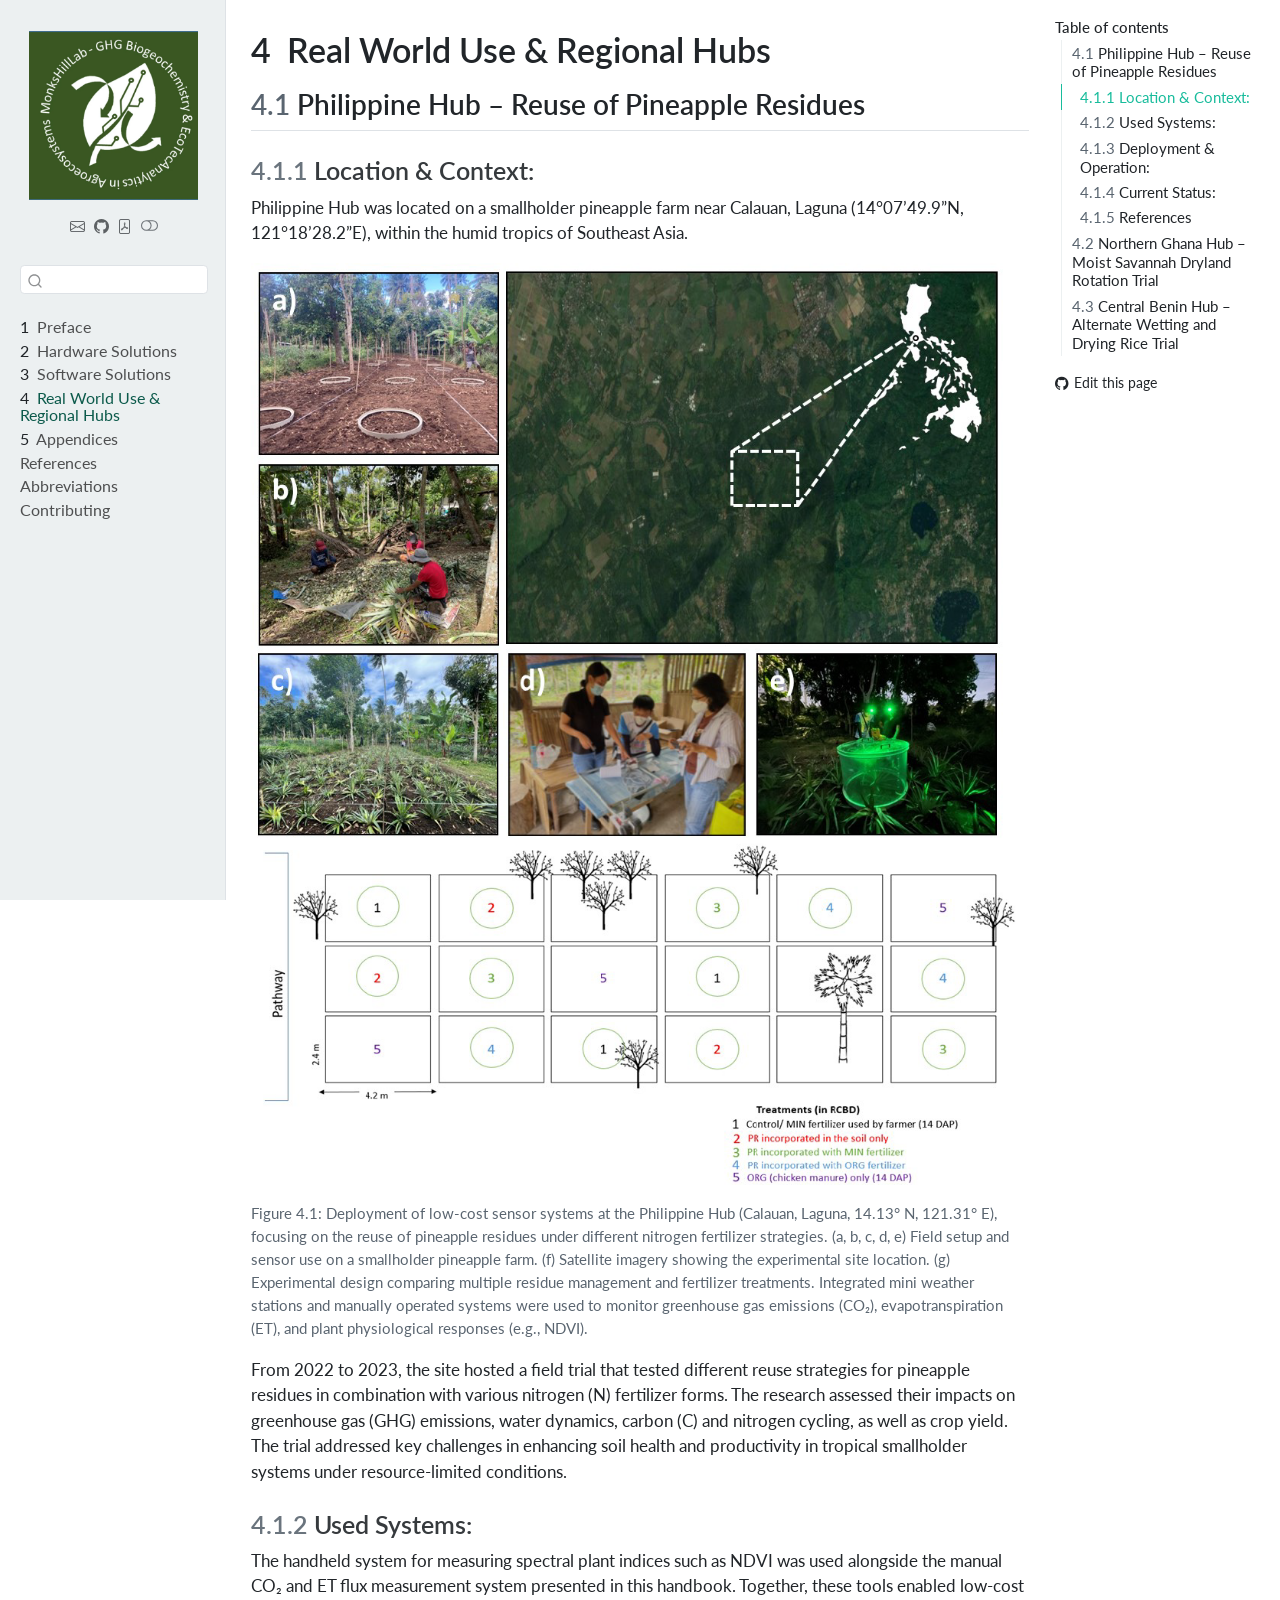
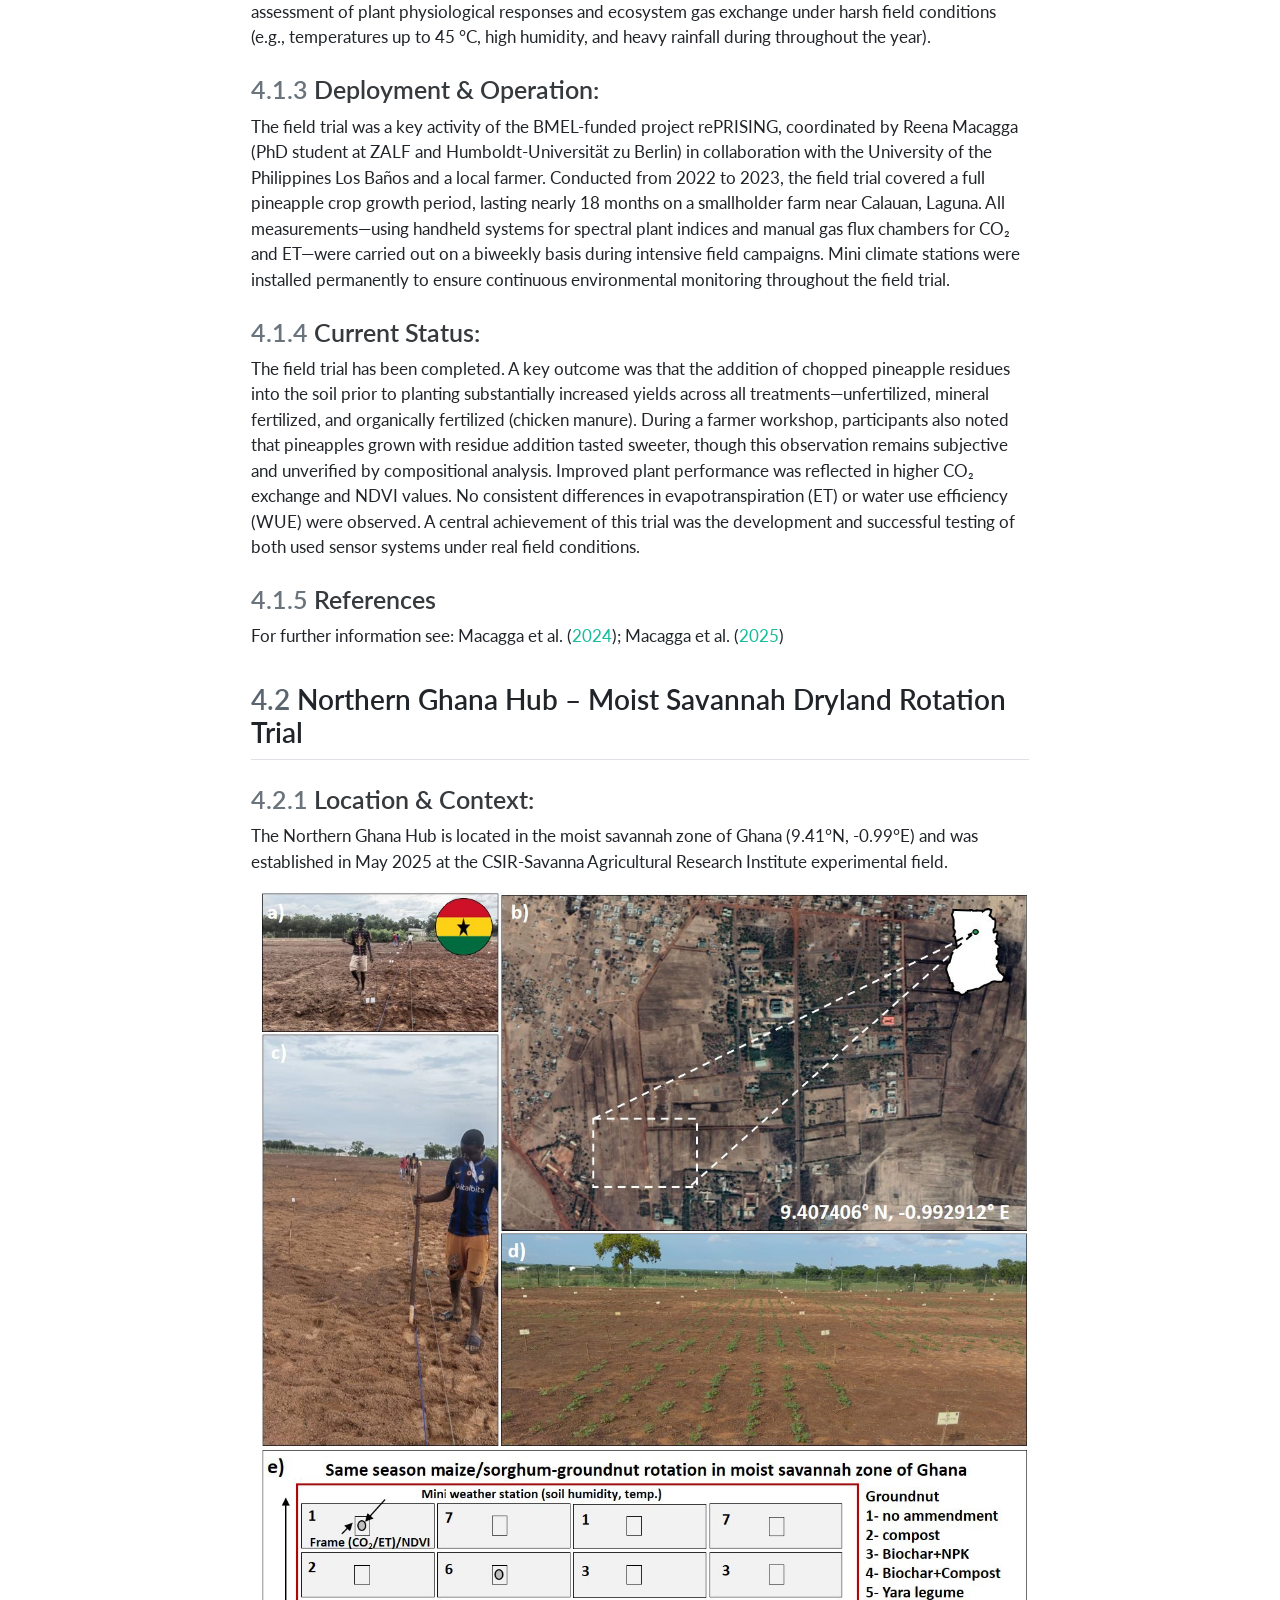
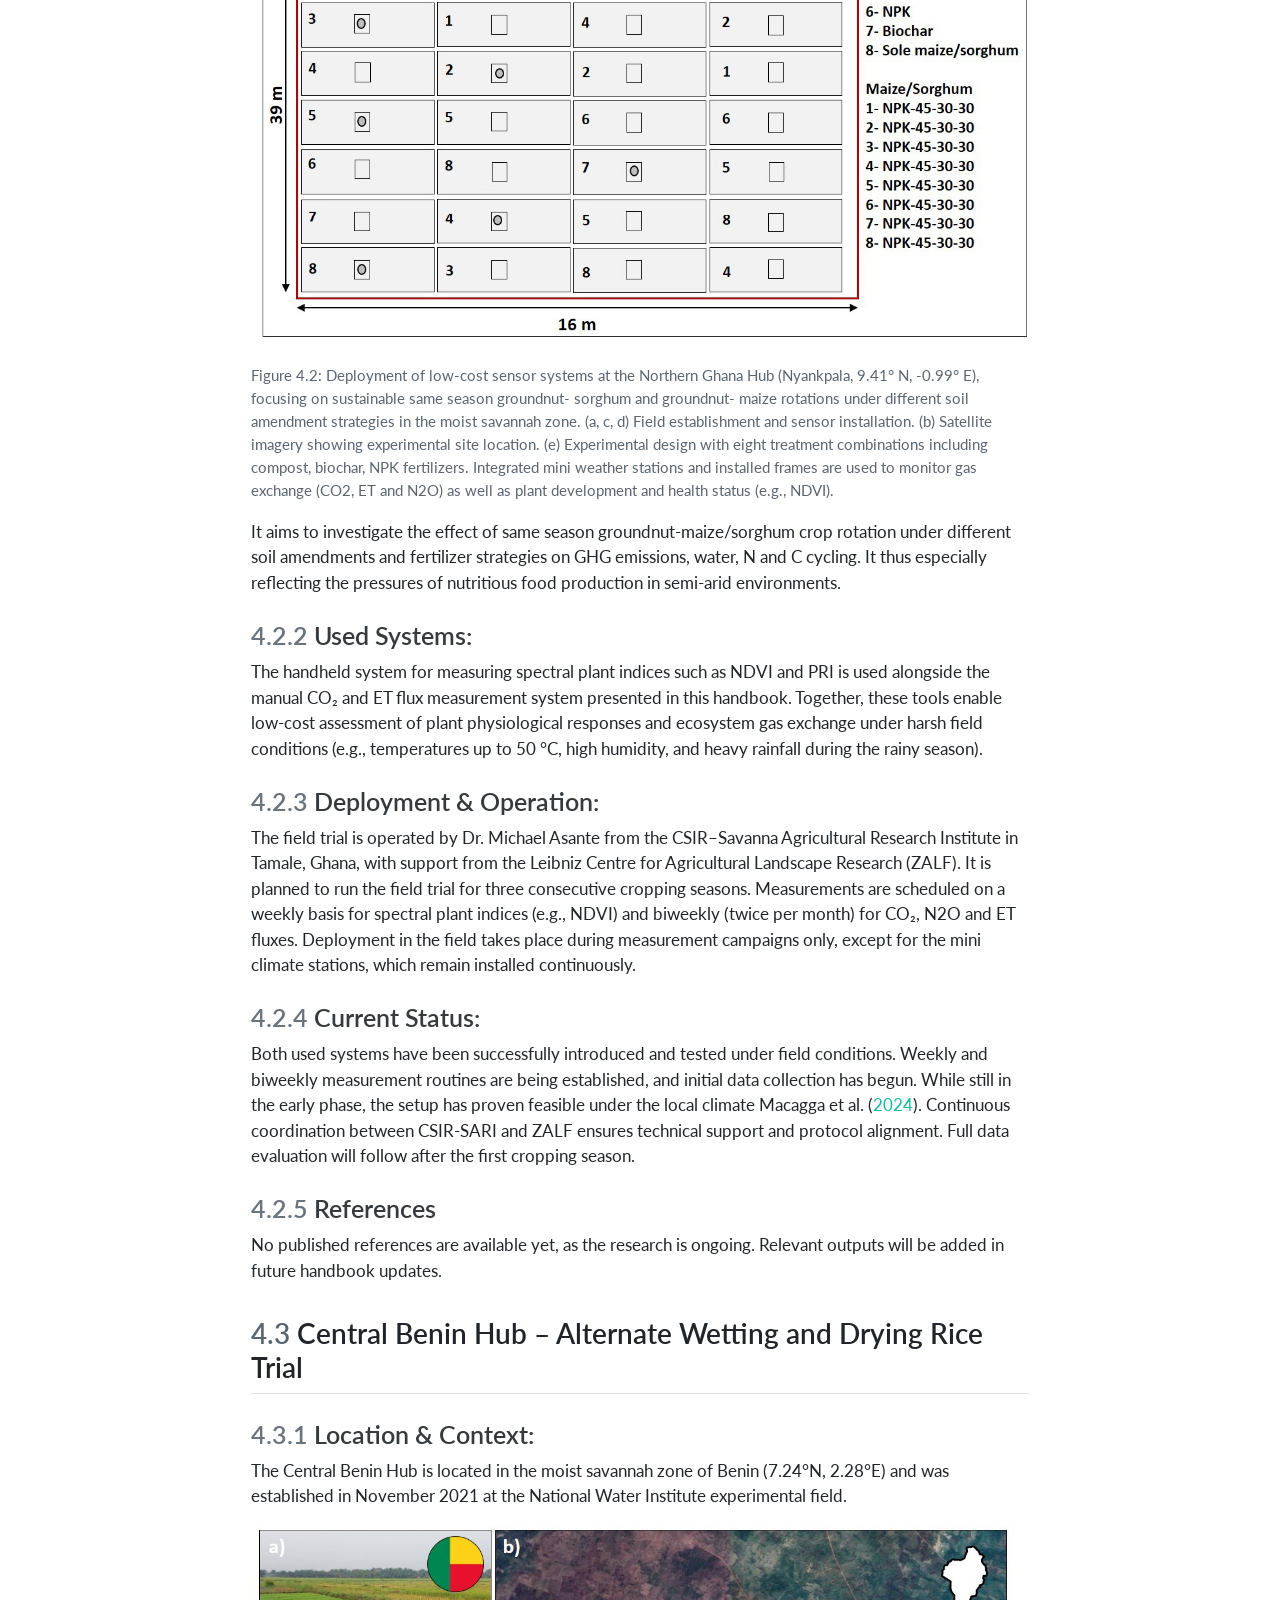
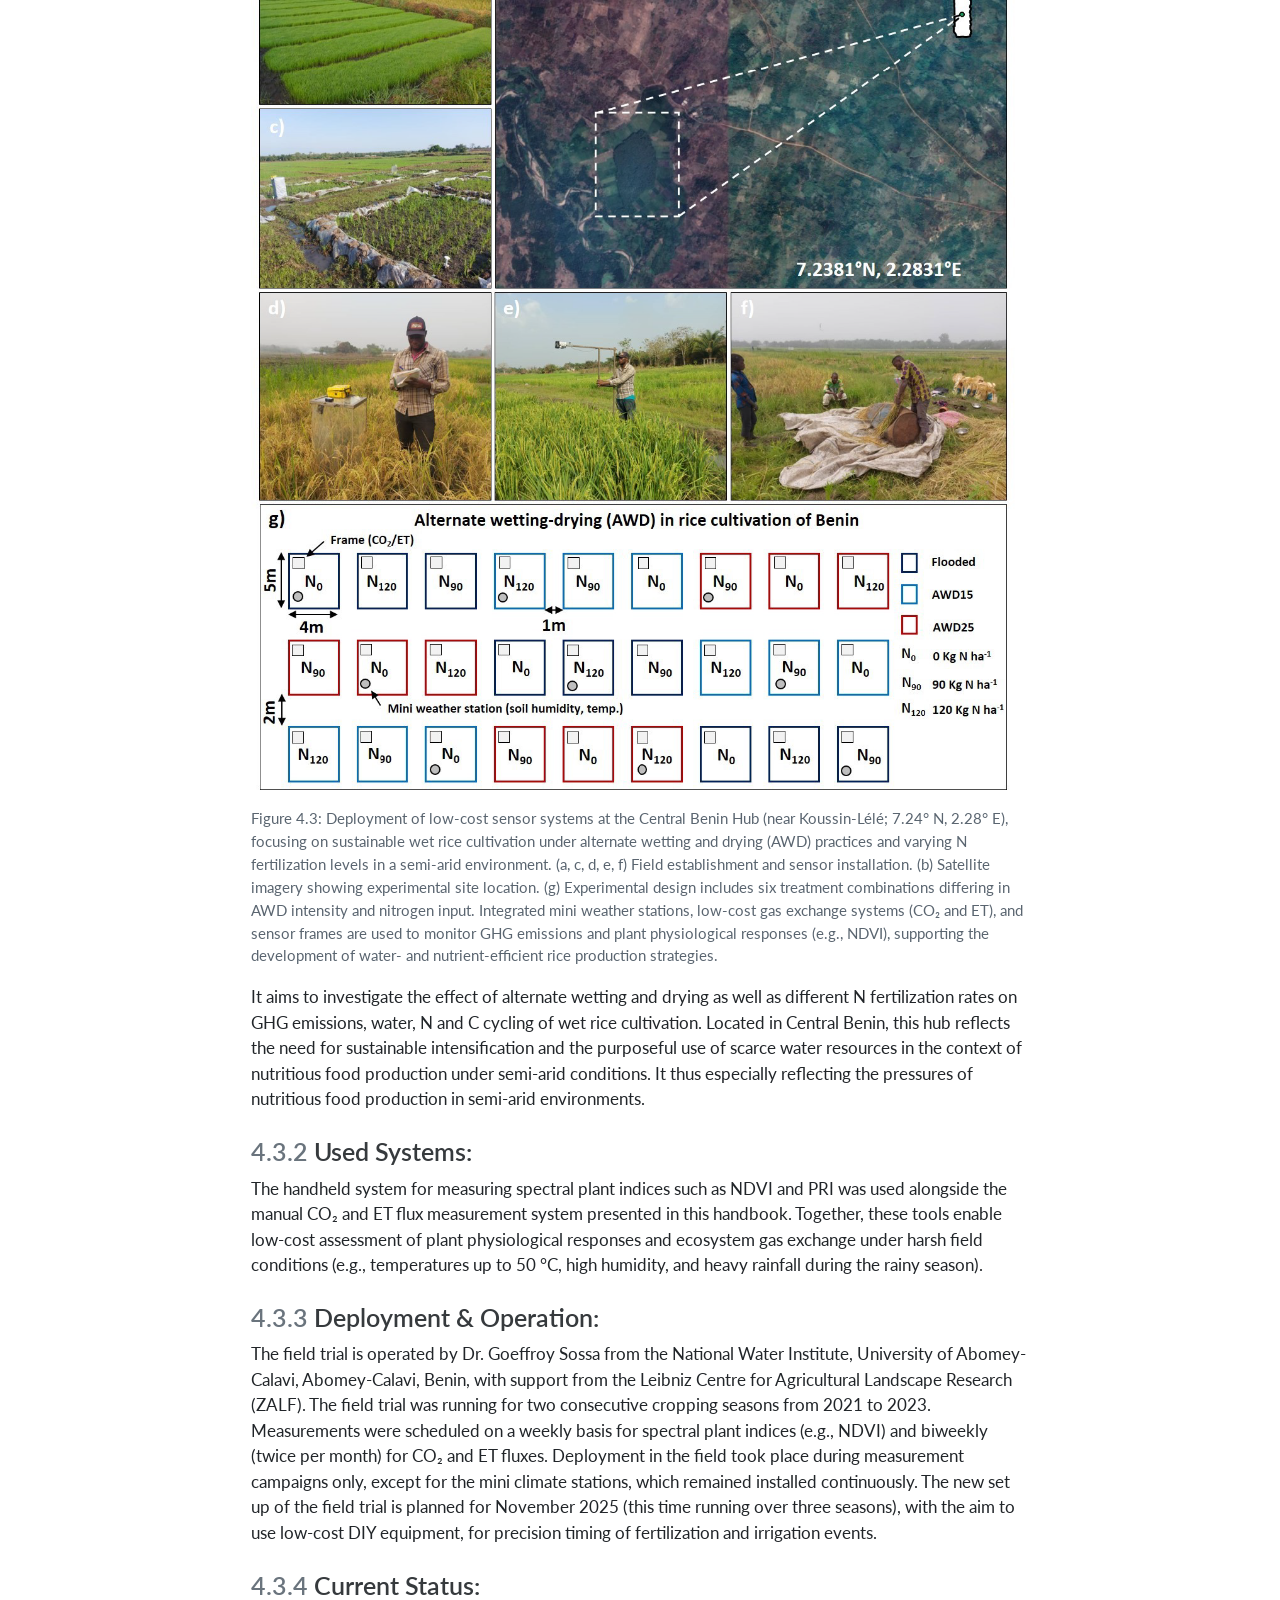
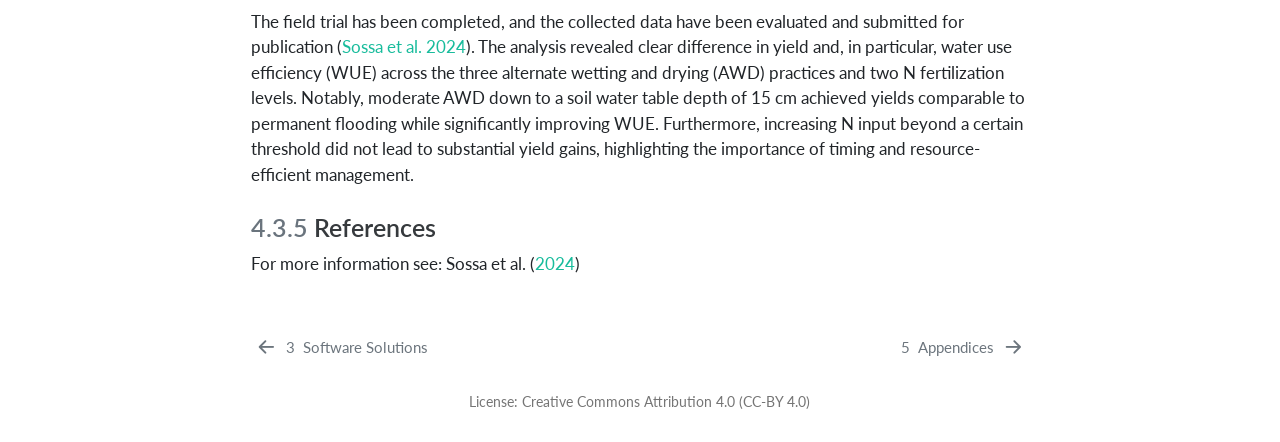
<file: real-world-use.html>
<!DOCTYPE html>
<html xmlns="http://www.w3.org/1999/xhtml" lang="en" xml:lang="en"><head>

<meta charset="utf-8">
<meta name="generator" content="quarto-1.9.37">

<meta name="viewport" content="width=device-width, initial-scale=1.0, user-scalable=yes">


<title>4&nbsp; Real World Use &amp; Regional Hubs – Build-It-Yourself: Low-Cost Systems for Field Ecophysiology</title>
<style>
/* Default styles provided by pandoc.
** See https://pandoc.org/MANUAL.html#variables-for-html for config info.
*/
code{white-space: pre-wrap;}
span.smallcaps{font-variant: small-caps;}
div.columns{display: flex; gap: min(4vw, 1.5em);}
div.column{flex: auto; overflow-x: auto;}
div.hanging-indent{margin-left: 1.5em; text-indent: -1.5em;}
ul.task-list{list-style: none;}
ul.task-list li input[type="checkbox"] {
  width: 0.8em;
  margin: 0 0.8em 0.2em -1em; /* quarto-specific, see https://github.com/quarto-dev/quarto-cli/issues/4556 */ 
  vertical-align: middle;
}
/* CSS for citations */
div.csl-bib-body { }
div.csl-entry {
  clear: both;
}
.hanging-indent div.csl-entry {
  margin-left:2em;
  text-indent:-2em;
}
div.csl-left-margin {
  min-width:2em;
  float:left;
}
div.csl-right-inline {
  margin-left:2em;
  padding-left:1em;
}
div.csl-indent {
  margin-left: 2em;
}</style>


<script src="site_libs/quarto-nav/quarto-nav.js"></script>
<script src="site_libs/clipboard/clipboard.min.js"></script>
<script src="site_libs/quarto-search/autocomplete.umd.js"></script>
<script src="site_libs/quarto-search/fuse.min.js"></script>
<script src="site_libs/quarto-search/quarto-search.js"></script>
<meta name="quarto:offset" content="./">
<link href="./appendices.html" rel="next">
<link href="./software-solutions.html" rel="prev">
<link href="./assets/mhl-logo.png" rel="icon" type="image/png">
<script src="site_libs/quarto-html/quarto.js" type="module"></script>
<script src="site_libs/quarto-html/tabsets/tabsets.js" type="module"></script>
<script src="site_libs/quarto-html/popper.min.js"></script>
<script src="site_libs/quarto-html/tippy.umd.min.js"></script>
<script src="site_libs/quarto-html/anchor.min.js"></script>
<link href="site_libs/quarto-html/tippy.css" rel="stylesheet">
<link href="site_libs/quarto-html/quarto-syntax-highlighting-7f8f88aac4f3542376d5c11b86a4c14d.css" rel="stylesheet" class="quarto-color-scheme" id="quarto-text-highlighting-styles">
<link href="site_libs/quarto-html/quarto-syntax-highlighting-dark-d0ae9245876894da5ac7e18953ecc5cc.css" rel="stylesheet" class="quarto-color-scheme quarto-color-alternate" id="quarto-text-highlighting-styles">
<link href="site_libs/quarto-html/quarto-syntax-highlighting-7f8f88aac4f3542376d5c11b86a4c14d.css" rel="stylesheet" class="quarto-color-scheme-extra" id="quarto-text-highlighting-styles">
<script src="site_libs/bootstrap/bootstrap.min.js"></script>
<link href="site_libs/bootstrap/bootstrap-icons.css" rel="stylesheet">
<link href="site_libs/bootstrap/bootstrap-299e25f7dd983bf99b6040ee74e88e37.min.css" rel="stylesheet" append-hash="true" class="quarto-color-scheme" id="quarto-bootstrap" data-mode="light">
<link href="site_libs/bootstrap/bootstrap-dark-4070aed0ba7530c7d70946110958b82e.min.css" rel="stylesheet" append-hash="true" class="quarto-color-scheme quarto-color-alternate" id="quarto-bootstrap" data-mode="dark">
<link href="site_libs/bootstrap/bootstrap-299e25f7dd983bf99b6040ee74e88e37.min.css" rel="stylesheet" append-hash="true" class="quarto-color-scheme-extra" id="quarto-bootstrap" data-mode="light">
<script src="site_libs/quarto-contrib/glightbox/glightbox.min.js"></script>
<link href="site_libs/quarto-contrib/glightbox/glightbox.min.css" rel="stylesheet">
<link href="site_libs/quarto-contrib/glightbox/lightbox.css" rel="stylesheet">
<script id="quarto-search-options" type="application/json">{
  "location": "sidebar",
  "copy-button": false,
  "collapse-after": 3,
  "panel-placement": "start",
  "type": "textbox",
  "limit": 50,
  "keyboard-shortcut": [
    "f",
    "/",
    "s"
  ],
  "show-item-context": false,
  "language": {
    "search-no-results-text": "No results",
    "search-matching-documents-text": "matching documents",
    "search-copy-link-title": "Copy link to search",
    "search-hide-matches-text": "Hide additional matches",
    "search-more-match-text": "more match in this document",
    "search-more-matches-text": "more matches in this document",
    "search-clear-button-title": "Clear",
    "search-text-placeholder": "",
    "search-detached-cancel-button-title": "Cancel",
    "search-submit-button-title": "Submit",
    "search-label": "Search"
  }
}</script>
<script async="" src="https://hypothes.is/embed.js"></script>
<script>
  window.document.addEventListener("DOMContentLoaded", function (_event) {
    document.body.classList.add('hypothesis-enabled');
  });
</script>


</head>

<body class="nav-sidebar docked quarto-light"><script id="quarto-html-before-body" type="application/javascript">
    const toggleBodyColorMode = (bsSheetEl) => {
      const mode = bsSheetEl.getAttribute("data-mode");
      const bodyEl = window.document.querySelector("body");
      if (mode === "dark") {
        bodyEl.classList.add("quarto-dark");
        bodyEl.classList.remove("quarto-light");
      } else {
        bodyEl.classList.add("quarto-light");
        bodyEl.classList.remove("quarto-dark");
      }
    }
    const toggleBodyColorPrimary = () => {
      const bsSheetEl = window.document.querySelector("link#quarto-bootstrap:not([rel=disabled-stylesheet])");
      if (bsSheetEl) {
        toggleBodyColorMode(bsSheetEl);
      }
    }
    const setColorSchemeToggle = (alternate) => {
      const toggles = window.document.querySelectorAll('.quarto-color-scheme-toggle');
      for (let i=0; i < toggles.length; i++) {
        const toggle = toggles[i];
        if (toggle) {
          if (alternate) {
            toggle.classList.add("alternate");
          } else {
            toggle.classList.remove("alternate");
          }
        }
      }
    };
    const toggleColorMode = (alternate) => {
      // Switch the stylesheets
      const primaryStylesheets = window.document.querySelectorAll('link.quarto-color-scheme:not(.quarto-color-alternate)');
      const alternateStylesheets = window.document.querySelectorAll('link.quarto-color-scheme.quarto-color-alternate');
      manageTransitions('#quarto-margin-sidebar .nav-link', false);
      if (alternate) {
        // note: dark is layered on light, we don't disable primary!
        enableStylesheet(alternateStylesheets);
        for (const sheetNode of alternateStylesheets) {
          if (sheetNode.id === "quarto-bootstrap") {
            toggleBodyColorMode(sheetNode);
          }
        }
      } else {
        disableStylesheet(alternateStylesheets);
        enableStylesheet(primaryStylesheets)
        toggleBodyColorPrimary();
      }
      manageTransitions('#quarto-margin-sidebar .nav-link', true);
      // Switch the toggles
      setColorSchemeToggle(alternate)
      // Hack to workaround the fact that safari doesn't
      // properly recolor the scrollbar when toggling (#1455)
      if (navigator.userAgent.indexOf('Safari') > 0 && navigator.userAgent.indexOf('Chrome') == -1) {
        manageTransitions("body", false);
        window.scrollTo(0, 1);
        setTimeout(() => {
          window.scrollTo(0, 0);
          manageTransitions("body", true);
        }, 40);
      }
    }
    const disableStylesheet = (stylesheets) => {
      for (let i=0; i < stylesheets.length; i++) {
        const stylesheet = stylesheets[i];
        stylesheet.rel = 'disabled-stylesheet';
      }
    }
    const enableStylesheet = (stylesheets) => {
      for (let i=0; i < stylesheets.length; i++) {
        const stylesheet = stylesheets[i];
        if(stylesheet.rel !== 'stylesheet') { // for Chrome, which will still FOUC without this check
          stylesheet.rel = 'stylesheet';
        }
      }
    }
    const manageTransitions = (selector, allowTransitions) => {
      const els = window.document.querySelectorAll(selector);
      for (let i=0; i < els.length; i++) {
        const el = els[i];
        if (allowTransitions) {
          el.classList.remove('notransition');
        } else {
          el.classList.add('notransition');
        }
      }
    }
    const isFileUrl = () => {
      return window.location.protocol === 'file:';
    }
    const hasAlternateSentinel = () => {
      let styleSentinel = getColorSchemeSentinel();
      if (styleSentinel !== null) {
        return styleSentinel === "alternate";
      } else {
        return false;
      }
    }
    const setStyleSentinel = (alternate) => {
      const value = alternate ? "alternate" : "default";
      if (!isFileUrl()) {
        window.localStorage.setItem("quarto-color-scheme", value);
      } else {
        localAlternateSentinel = value;
      }
    }
    const getColorSchemeSentinel = () => {
      if (!isFileUrl()) {
        const storageValue = window.localStorage.getItem("quarto-color-scheme");
        return storageValue != null ? storageValue : localAlternateSentinel;
      } else {
        return localAlternateSentinel;
      }
    }
    const toggleGiscusIfUsed = (isAlternate, darkModeDefault) => {
      const baseTheme = document.querySelector('#giscus-base-theme')?.value ?? 'light';
      const alternateTheme = document.querySelector('#giscus-alt-theme')?.value ?? 'dark';
      let newTheme = '';
      if(authorPrefersDark) {
        newTheme = isAlternate ? baseTheme : alternateTheme;
      } else {
        newTheme = isAlternate ? alternateTheme : baseTheme;
      }
      const changeGiscusTheme = () => {
        // From: https://github.com/giscus/giscus/issues/336
        const sendMessage = (message) => {
          const iframe = document.querySelector('iframe.giscus-frame');
          if (!iframe) return;
          iframe.contentWindow.postMessage({ giscus: message }, 'https://giscus.app');
        }
        sendMessage({
          setConfig: {
            theme: newTheme
          }
        });
      }
      const isGiscussLoaded = window.document.querySelector('iframe.giscus-frame') !== null;
      if (isGiscussLoaded) {
        changeGiscusTheme();
      }
    };
    const authorPrefersDark = false;
    const darkModeDefault = authorPrefersDark;
      document.querySelector('link#quarto-text-highlighting-styles.quarto-color-scheme-extra').rel = 'disabled-stylesheet';
      document.querySelector('link#quarto-bootstrap.quarto-color-scheme-extra').rel = 'disabled-stylesheet';
    let localAlternateSentinel = darkModeDefault ? 'alternate' : 'default';
    // Dark / light mode switch
    window.quartoToggleColorScheme = () => {
      // Read the current dark / light value
      let toAlternate = !hasAlternateSentinel();
      toggleColorMode(toAlternate);
      setStyleSentinel(toAlternate);
      toggleGiscusIfUsed(toAlternate, darkModeDefault);
      window.dispatchEvent(new Event('resize'));
    };
    // Switch to dark mode if need be
    if (hasAlternateSentinel()) {
      toggleColorMode(true);
    } else {
      toggleColorMode(false);
    }
  </script>

<div id="quarto-search-results"></div>
  <header id="quarto-header" class="headroom fixed-top">
  <nav class="quarto-secondary-nav">
    <div class="container-fluid d-flex">
      <button type="button" class="quarto-btn-toggle btn" data-bs-toggle="collapse" role="button" data-bs-target=".quarto-sidebar-collapse-item" aria-controls="quarto-sidebar" aria-expanded="false" aria-label="Toggle sidebar navigation" onclick="if (window.quartoToggleHeadroom) { window.quartoToggleHeadroom(); }">
        <i class="bi bi-layout-text-sidebar-reverse"></i>
      </button>
        <nav class="quarto-page-breadcrumbs" aria-label="breadcrumb"><ol class="breadcrumb"><li class="breadcrumb-item"><a href="./real-world-use.html"><span class="chapter-number">4</span>&nbsp; <span class="chapter-title">Real World Use &amp; Regional Hubs</span></a></li></ol></nav>
        <a class="flex-grow-1" role="navigation" data-bs-toggle="collapse" data-bs-target=".quarto-sidebar-collapse-item" aria-controls="quarto-sidebar" aria-expanded="false" aria-label="Toggle sidebar navigation" onclick="if (window.quartoToggleHeadroom) { window.quartoToggleHeadroom(); }">      
        </a>
      <button type="button" class="btn quarto-search-button" aria-label="Search" onclick="window.quartoOpenSearch();">
        <i class="bi bi-search"></i>
      </button>
    </div>
  </nav>
</header>
<!-- content -->
<div id="quarto-content" class="quarto-container page-columns page-rows-contents page-layout-article">
<!-- sidebar -->
  <nav id="quarto-sidebar" class="sidebar collapse collapse-horizontal quarto-sidebar-collapse-item sidebar-navigation docked overflow-auto">
    <div class="pt-lg-2 mt-2 text-center sidebar-header sidebar-header-stacked">
      <a href="./index.html" class="sidebar-logo-link">
      <img src="./assets/mhl-logo.png" alt="" class="sidebar-logo light-content py-0 d-lg-inline d-none">
      <img src="./assets/mhl-logo.png" alt="" class="sidebar-logo dark-content py-0 d-lg-inline d-none">
      </a>
    <div class="sidebar-title mb-0 py-0">
      <a href="./"></a> 
        <div class="sidebar-tools-main tools-wide">
    <a href="mailto:mathiashoffmann@zalf.de" title="" class="quarto-navigation-tool px-1" aria-label=""><i class="bi bi-envelope"></i></a>
    <a href="https://github.com/zalf-lli/LCSfFE-handbook" title="Source Code" class="quarto-navigation-tool px-1" aria-label="Source Code"><i class="bi bi-github"></i></a>
    <a href="./Build-It-Yourself--Low-Cost-Systems-for-Field-Ecophysiology.pdf" title="Download PDF" class="quarto-navigation-tool px-1" aria-label="Download PDF"><i class="bi bi-file-pdf"></i></a>
  <a href="" class="quarto-color-scheme-toggle quarto-navigation-tool  px-1" onclick="window.quartoToggleColorScheme(); return false;" title="Toggle dark mode"><i class="bi"></i></a>
</div>
    </div>
      </div>
        <div class="mt-2 flex-shrink-0 align-items-center">
        <div class="sidebar-search">
        <div id="quarto-search" class="" title="Search"></div>
        </div>
        </div>
    <div class="sidebar-menu-container"> 
    <ul class="list-unstyled mt-1">
        <li class="sidebar-item">
  <div class="sidebar-item-container"> 
  <a href="./index.html" class="sidebar-item-text sidebar-link">
 <span class="menu-text"><span class="chapter-number">1</span>&nbsp; <span class="chapter-title">Preface</span></span></a>
  </div>
</li>
        <li class="sidebar-item">
  <div class="sidebar-item-container"> 
  <a href="./hardware-solutions.html" class="sidebar-item-text sidebar-link">
 <span class="menu-text"><span class="chapter-number">2</span>&nbsp; <span class="chapter-title">Hardware Solutions</span></span></a>
  </div>
</li>
        <li class="sidebar-item">
  <div class="sidebar-item-container"> 
  <a href="./software-solutions.html" class="sidebar-item-text sidebar-link">
 <span class="menu-text"><span class="chapter-number">3</span>&nbsp; <span class="chapter-title">Software Solutions</span></span></a>
  </div>
</li>
        <li class="sidebar-item">
  <div class="sidebar-item-container"> 
  <a href="./real-world-use.html" class="sidebar-item-text sidebar-link active">
 <span class="menu-text"><span class="chapter-number">4</span>&nbsp; <span class="chapter-title">Real World Use &amp; Regional Hubs</span></span></a>
  </div>
</li>
        <li class="sidebar-item">
  <div class="sidebar-item-container"> 
  <a href="./appendices.html" class="sidebar-item-text sidebar-link">
 <span class="menu-text"><span class="chapter-number">5</span>&nbsp; <span class="chapter-title">Appendices</span></span></a>
  </div>
</li>
        <li class="sidebar-item">
  <div class="sidebar-item-container"> 
  <a href="./references.html" class="sidebar-item-text sidebar-link">
 <span class="menu-text">References</span></a>
  </div>
</li>
        <li class="sidebar-item">
  <div class="sidebar-item-container"> 
  <a href="./abbreviations.html" class="sidebar-item-text sidebar-link">
 <span class="menu-text">Abbreviations</span></a>
  </div>
</li>
        <li class="sidebar-item">
  <div class="sidebar-item-container"> 
  <a href="./contributing.html" class="sidebar-item-text sidebar-link">
 <span class="menu-text">Contributing</span></a>
  </div>
</li>
    </ul>
    </div>
</nav>
<div id="quarto-sidebar-glass" class="quarto-sidebar-collapse-item" data-bs-toggle="collapse" data-bs-target=".quarto-sidebar-collapse-item"></div>
<!-- margin-sidebar -->
    <div id="quarto-margin-sidebar" class="sidebar margin-sidebar">
        <nav id="TOC" role="doc-toc" class="toc-active">
    <h2 id="toc-title">Table of contents</h2>
   
  <ul>
  <li><a href="#philippine-hub-reuse-of-pineapple-residues" id="toc-philippine-hub-reuse-of-pineapple-residues" class="nav-link active" data-scroll-target="#philippine-hub-reuse-of-pineapple-residues"><span class="header-section-number">4.1</span> Philippine Hub – Reuse of Pineapple Residues</a>
  <ul class="collapse">
  <li><a href="#sec-philippine-hub-location" id="toc-sec-philippine-hub-location" class="nav-link" data-scroll-target="#sec-philippine-hub-location"><span class="header-section-number">4.1.1</span> Location &amp; Context:</a></li>
  <li><a href="#sec-philippine-hub-systems" id="toc-sec-philippine-hub-systems" class="nav-link" data-scroll-target="#sec-philippine-hub-systems"><span class="header-section-number">4.1.2</span> Used Systems:</a></li>
  <li><a href="#sec-philippine-hub-deployment" id="toc-sec-philippine-hub-deployment" class="nav-link" data-scroll-target="#sec-philippine-hub-deployment"><span class="header-section-number">4.1.3</span> Deployment &amp; Operation:</a></li>
  <li><a href="#sec-philippine-hub-status" id="toc-sec-philippine-hub-status" class="nav-link" data-scroll-target="#sec-philippine-hub-status"><span class="header-section-number">4.1.4</span> Current Status:</a></li>
  <li><a href="#sec-philippine-hub-references" id="toc-sec-philippine-hub-references" class="nav-link" data-scroll-target="#sec-philippine-hub-references"><span class="header-section-number">4.1.5</span> References</a></li>
  </ul></li>
  <li><a href="#northern-ghana-hub-moist-savannah-dryland-rotation-trial" id="toc-northern-ghana-hub-moist-savannah-dryland-rotation-trial" class="nav-link" data-scroll-target="#northern-ghana-hub-moist-savannah-dryland-rotation-trial"><span class="header-section-number">4.2</span> Northern Ghana Hub – Moist Savannah Dryland Rotation Trial</a>
  <ul class="collapse">
  <li><a href="#sec-ghana-hub-location" id="toc-sec-ghana-hub-location" class="nav-link" data-scroll-target="#sec-ghana-hub-location"><span class="header-section-number">4.2.1</span> Location &amp; Context:</a></li>
  <li><a href="#sec-ghana-hub-systems" id="toc-sec-ghana-hub-systems" class="nav-link" data-scroll-target="#sec-ghana-hub-systems"><span class="header-section-number">4.2.2</span> Used Systems:</a></li>
  <li><a href="#sec-ghana-hub-deployment" id="toc-sec-ghana-hub-deployment" class="nav-link" data-scroll-target="#sec-ghana-hub-deployment"><span class="header-section-number">4.2.3</span> Deployment &amp; Operation:</a></li>
  <li><a href="#sec-ghana-hub-status" id="toc-sec-ghana-hub-status" class="nav-link" data-scroll-target="#sec-ghana-hub-status"><span class="header-section-number">4.2.4</span> Current Status:</a></li>
  <li><a href="#sec-ghana-hub-references" id="toc-sec-ghana-hub-references" class="nav-link" data-scroll-target="#sec-ghana-hub-references"><span class="header-section-number">4.2.5</span> References</a></li>
  </ul></li>
  <li><a href="#central-benin-hub-alternate-wetting-and-drying-rice-trial" id="toc-central-benin-hub-alternate-wetting-and-drying-rice-trial" class="nav-link" data-scroll-target="#central-benin-hub-alternate-wetting-and-drying-rice-trial"><span class="header-section-number">4.3</span> Central Benin Hub – Alternate Wetting and Drying Rice Trial</a>
  <ul class="collapse">
  <li><a href="#sec-benin-hub-location" id="toc-sec-benin-hub-location" class="nav-link" data-scroll-target="#sec-benin-hub-location"><span class="header-section-number">4.3.1</span> Location &amp; Context:</a></li>
  <li><a href="#sec-benin-hub-systems" id="toc-sec-benin-hub-systems" class="nav-link" data-scroll-target="#sec-benin-hub-systems"><span class="header-section-number">4.3.2</span> Used Systems:</a></li>
  <li><a href="#sec-benin-hub-deployment" id="toc-sec-benin-hub-deployment" class="nav-link" data-scroll-target="#sec-benin-hub-deployment"><span class="header-section-number">4.3.3</span> Deployment &amp; Operation:</a></li>
  <li><a href="#sec-benin-hub-status" id="toc-sec-benin-hub-status" class="nav-link" data-scroll-target="#sec-benin-hub-status"><span class="header-section-number">4.3.4</span> Current Status:</a></li>
  <li><a href="#sec-benin-hub-references" id="toc-sec-benin-hub-references" class="nav-link" data-scroll-target="#sec-benin-hub-references"><span class="header-section-number">4.3.5</span> References</a></li>
  </ul></li>
  </ul>
<div class="toc-actions"><ul><li><a href="https://github.com/zalf-lli/LCSfFE-handbook/edit/main/real-world-use.qmd" class="toc-action"><i class="bi bi-github"></i>Edit this page</a></li></ul></div></nav>
    </div>
<!-- main -->
<main class="content" id="quarto-document-content">


<header id="title-block-header" class="quarto-title-block default">
<div class="quarto-title">
<h1 class="title"><span class="chapter-number">4</span>&nbsp; <span class="chapter-title">Real World Use &amp; Regional Hubs</span></h1>
</div>



<div class="quarto-title-meta">

    
  
    
  </div>
  


</header>


<section id="philippine-hub-reuse-of-pineapple-residues" class="level2" data-number="4.1">
<h2 data-number="4.1" class="anchored" data-anchor-id="philippine-hub-reuse-of-pineapple-residues"><span class="header-section-number">4.1</span> Philippine Hub – Reuse of Pineapple Residues</h2>
<section id="sec-philippine-hub-location" class="level3" data-number="4.1.1">
<h3 data-number="4.1.1" class="anchored" data-anchor-id="sec-philippine-hub-location"><span class="header-section-number">4.1.1</span> Location &amp; Context:</h3>
<p>Philippine Hub was located on a smallholder pineapple farm near Calauan, Laguna (14°07’49.9”N, 121°18’28.2”E), within the humid tropics of Southeast Asia.</p>
<div id="fig-philippine-hub" class="quarto-float quarto-figure quarto-figure-center anchored" data-fig-align="center">
<figure class="quarto-float quarto-float-fig figure">
<div aria-describedby="fig-philippine-hub-caption-0ceaefa1-69ba-4598-a22c-09a6ac19f8ca">
<a href="assets/philippine-hub.png" class="lightbox" data-gallery="quarto-lightbox-gallery-1" title="Figure&nbsp;4.1: Deployment of low-cost sensor systems at the Philippine Hub (Calauan, Laguna, 14.13° N, 121.31° E), focusing on the reuse of pineapple residues under different nitrogen fertilizer strategies. (a, b, c, d, e) Field setup and sensor use on a smallholder pineapple farm. (f) Satellite imagery showing the experimental site location. (g) Experimental design comparing multiple residue management and fertilizer treatments. Integrated mini weather stations and manually operated systems were used to monitor greenhouse gas emissions (CO₂), evapotranspiration (ET), and plant physiological responses (e.g., NDVI)."><img src="assets/philippine-hub.png" class="img-fluid quarto-figure quarto-figure-center figure-img"></a>
</div>
<figcaption class="quarto-float-caption-bottom quarto-float-caption quarto-float-fig" id="fig-philippine-hub-caption-0ceaefa1-69ba-4598-a22c-09a6ac19f8ca">
Figure&nbsp;4.1: Deployment of low-cost sensor systems at the Philippine Hub (Calauan, Laguna, 14.13° N, 121.31° E), focusing on the reuse of pineapple residues under different nitrogen fertilizer strategies. (a, b, c, d, e) Field setup and sensor use on a smallholder pineapple farm. (f) Satellite imagery showing the experimental site location. (g) Experimental design comparing multiple residue management and fertilizer treatments. Integrated mini weather stations and manually operated systems were used to monitor greenhouse gas emissions (CO₂), evapotranspiration (ET), and plant physiological responses (e.g., NDVI).
</figcaption>
</figure>
</div>
<p>From 2022 to 2023, the site hosted a field trial that tested different reuse strategies for pineapple residues in combination with various nitrogen (N) fertilizer forms. The research assessed their impacts on greenhouse gas (GHG) emissions, water dynamics, carbon (C) and nitrogen cycling, as well as crop yield. The trial addressed key challenges in enhancing soil health and productivity in tropical smallholder systems under resource-limited conditions.</p>
</section>
<section id="sec-philippine-hub-systems" class="level3" data-number="4.1.2">
<h3 data-number="4.1.2" class="anchored" data-anchor-id="sec-philippine-hub-systems"><span class="header-section-number">4.1.2</span> Used Systems:</h3>
<p>The handheld system for measuring spectral plant indices such as NDVI was used alongside the manual CO₂ and ET flux measurement system presented in this handbook. Together, these tools enabled low-cost assessment of plant physiological responses and ecosystem gas exchange under harsh field conditions (e.g., temperatures up to 45 °C, high humidity, and heavy rainfall during throughout the year).</p>
</section>
<section id="sec-philippine-hub-deployment" class="level3" data-number="4.1.3">
<h3 data-number="4.1.3" class="anchored" data-anchor-id="sec-philippine-hub-deployment"><span class="header-section-number">4.1.3</span> Deployment &amp; Operation:</h3>
<p>The field trial was a key activity of the BMEL-funded project rePRISING, coordinated by Reena Macagga (PhD student at ZALF and Humboldt-Universität zu Berlin) in collaboration with the University of the Philippines Los Baños and a local farmer. Conducted from 2022 to 2023, the field trial covered a full pineapple crop growth period, lasting nearly 18 months on a smallholder farm near Calauan, Laguna. All measurements—using handheld systems for spectral plant indices and manual gas flux chambers for CO₂ and ET—were carried out on a biweekly basis during intensive field campaigns. Mini climate stations were installed permanently to ensure continuous environmental monitoring throughout the field trial.</p>
</section>
<section id="sec-philippine-hub-status" class="level3" data-number="4.1.4">
<h3 data-number="4.1.4" class="anchored" data-anchor-id="sec-philippine-hub-status"><span class="header-section-number">4.1.4</span> Current Status:</h3>
<p>The field trial has been completed. A key outcome was that the addition of chopped pineapple residues into the soil prior to planting substantially increased yields across all treatments—unfertilized, mineral fertilized, and organically fertilized (chicken manure). During a farmer workshop, participants also noted that pineapples grown with residue addition tasted sweeter, though this observation remains subjective and unverified by compositional analysis. Improved plant performance was reflected in higher CO₂ exchange and NDVI values. No consistent differences in evapotranspiration (ET) or water use efficiency (WUE) were observed. A central achievement of this trial was the development and successful testing of both used sensor systems under real field conditions.</p>
</section>
<section id="sec-philippine-hub-references" class="level3" data-number="4.1.5">
<h3 data-number="4.1.5" class="anchored" data-anchor-id="sec-philippine-hub-references"><span class="header-section-number">4.1.5</span> References</h3>
<p>For further information see: <span class="citation" data-cites="macagga2024">Macagga et al. (<a href="references.html#ref-macagga2024" role="doc-biblioref">2024</a>)</span>; <span class="citation" data-cites="macagga2025">Macagga et al. (<a href="references.html#ref-macagga2025" role="doc-biblioref">2025</a>)</span></p>
</section>
</section>
<section id="northern-ghana-hub-moist-savannah-dryland-rotation-trial" class="level2" data-number="4.2">
<h2 data-number="4.2" class="anchored" data-anchor-id="northern-ghana-hub-moist-savannah-dryland-rotation-trial"><span class="header-section-number">4.2</span> Northern Ghana Hub – Moist Savannah Dryland Rotation Trial</h2>
<section id="sec-ghana-hub-location" class="level3" data-number="4.2.1">
<h3 data-number="4.2.1" class="anchored" data-anchor-id="sec-ghana-hub-location"><span class="header-section-number">4.2.1</span> Location &amp; Context:</h3>
<p>The Northern Ghana Hub is located in the moist savannah zone of Ghana (9.41°N, -0.99°E) and was established in May 2025 at the CSIR-Savanna Agricultural Research Institute experimental field.</p>
<div id="fig-ghana-hub" class="quarto-float quarto-figure quarto-figure-center anchored" data-fig-align="center">
<figure class="quarto-float quarto-float-fig figure">
<div aria-describedby="fig-ghana-hub-caption-0ceaefa1-69ba-4598-a22c-09a6ac19f8ca">
<a href="assets/ghana-hub.png" class="lightbox" data-gallery="quarto-lightbox-gallery-2" title="Figure&nbsp;4.2: Deployment of low-cost sensor systems at the Northern Ghana Hub (Nyankpala, 9.41° N, -0.99° E), focusing on sustainable same season groundnut- sorghum and groundnut- maize rotations under different soil amendment strategies in the moist savannah zone. (a, c, d) Field establishment and sensor installation. (b) Satellite imagery showing experimental site location. (e) Experimental design with eight treatment combinations including compost, biochar, NPK fertilizers. Integrated mini weather stations and installed frames are used to monitor gas exchange (CO2, ET and N2O) as well as plant development and health status (e.g., NDVI)."><img src="assets/ghana-hub.png" class="img-fluid quarto-figure quarto-figure-center figure-img"></a>
</div>
<figcaption class="quarto-float-caption-bottom quarto-float-caption quarto-float-fig" id="fig-ghana-hub-caption-0ceaefa1-69ba-4598-a22c-09a6ac19f8ca">
Figure&nbsp;4.2: Deployment of low-cost sensor systems at the Northern Ghana Hub (Nyankpala, 9.41° N, -0.99° E), focusing on sustainable same season groundnut- sorghum and groundnut- maize rotations under different soil amendment strategies in the moist savannah zone. (a, c, d) Field establishment and sensor installation. (b) Satellite imagery showing experimental site location. (e) Experimental design with eight treatment combinations including compost, biochar, NPK fertilizers. Integrated mini weather stations and installed frames are used to monitor gas exchange (CO2, ET and N2O) as well as plant development and health status (e.g., NDVI).
</figcaption>
</figure>
</div>
<p>It aims to investigate the effect of same season groundnut-maize/sorghum crop rotation under different soil amendments and fertilizer strategies on GHG emissions, water, N and C cycling. It thus especially reflecting the pressures of nutritious food production in semi-arid environments.</p>
</section>
<section id="sec-ghana-hub-systems" class="level3" data-number="4.2.2">
<h3 data-number="4.2.2" class="anchored" data-anchor-id="sec-ghana-hub-systems"><span class="header-section-number">4.2.2</span> Used Systems:</h3>
<p>The handheld system for measuring spectral plant indices such as NDVI and PRI is used alongside the manual CO₂ and ET flux measurement system presented in this handbook. Together, these tools enable low-cost assessment of plant physiological responses and ecosystem gas exchange under harsh field conditions (e.g., temperatures up to 50 °C, high humidity, and heavy rainfall during the rainy season).</p>
</section>
<section id="sec-ghana-hub-deployment" class="level3" data-number="4.2.3">
<h3 data-number="4.2.3" class="anchored" data-anchor-id="sec-ghana-hub-deployment"><span class="header-section-number">4.2.3</span> Deployment &amp; Operation:</h3>
<p>The field trial is operated by Dr.&nbsp;Michael Asante from the CSIR–Savanna Agricultural Research Institute in Tamale, Ghana, with support from the Leibniz Centre for Agricultural Landscape Research (ZALF). It is planned to run the field trial for three consecutive cropping seasons. Measurements are scheduled on a weekly basis for spectral plant indices (e.g., NDVI) and biweekly (twice per month) for CO₂, N2O and ET fluxes. Deployment in the field takes place during measurement campaigns only, except for the mini climate stations, which remain installed continuously.</p>
</section>
<section id="sec-ghana-hub-status" class="level3" data-number="4.2.4">
<h3 data-number="4.2.4" class="anchored" data-anchor-id="sec-ghana-hub-status"><span class="header-section-number">4.2.4</span> Current Status:</h3>
<p>Both used systems have been successfully introduced and tested under field conditions. Weekly and biweekly measurement routines are being established, and initial data collection has begun. While still in the early phase, the setup has proven feasible under the local climate <span class="citation" data-cites="macagga2024">Macagga et al. (<a href="references.html#ref-macagga2024" role="doc-biblioref">2024</a>)</span>. Continuous coordination between CSIR-SARI and ZALF ensures technical support and protocol alignment. Full data evaluation will follow after the first cropping season.</p>
</section>
<section id="sec-ghana-hub-references" class="level3" data-number="4.2.5">
<h3 data-number="4.2.5" class="anchored" data-anchor-id="sec-ghana-hub-references"><span class="header-section-number">4.2.5</span> References</h3>
<p>No published references are available yet, as the research is ongoing. Relevant outputs will be added in future handbook updates.</p>
</section>
</section>
<section id="central-benin-hub-alternate-wetting-and-drying-rice-trial" class="level2" data-number="4.3">
<h2 data-number="4.3" class="anchored" data-anchor-id="central-benin-hub-alternate-wetting-and-drying-rice-trial"><span class="header-section-number">4.3</span> Central Benin Hub – Alternate Wetting and Drying Rice Trial</h2>
<section id="sec-benin-hub-location" class="level3" data-number="4.3.1">
<h3 data-number="4.3.1" class="anchored" data-anchor-id="sec-benin-hub-location"><span class="header-section-number">4.3.1</span> Location &amp; Context:</h3>
<p>The Central Benin Hub is located in the moist savannah zone of Benin (7.24°N, 2.28°E) and was established in November 2021 at the National Water Institute experimental field.</p>
<div id="fig-benin-hub" class="quarto-float quarto-figure quarto-figure-center anchored" data-fig-align="center">
<figure class="quarto-float quarto-float-fig figure">
<div aria-describedby="fig-benin-hub-caption-0ceaefa1-69ba-4598-a22c-09a6ac19f8ca">
<a href="assets/benin-hub.png" class="lightbox" data-gallery="quarto-lightbox-gallery-3" title="Figure&nbsp;4.3: Deployment of low-cost sensor systems at the Central Benin Hub (near Koussin-Lélé; 7.24° N, 2.28° E), focusing on sustainable wet rice cultivation under alternate wetting and drying (AWD) practices and varying N fertilization levels in a semi-arid environment. (a, c, d, e, f) Field establishment and sensor installation. (b) Satellite imagery showing experimental site location. (g) Experimental design includes six treatment combinations differing in AWD intensity and nitrogen input. Integrated mini weather stations, low-cost gas exchange systems (CO₂ and ET), and sensor frames are used to monitor GHG emissions and plant physiological responses (e.g., NDVI), supporting the development of water- and nutrient-efficient rice production strategies."><img src="assets/benin-hub.png" class="img-fluid quarto-figure quarto-figure-center figure-img"></a>
</div>
<figcaption class="quarto-float-caption-bottom quarto-float-caption quarto-float-fig" id="fig-benin-hub-caption-0ceaefa1-69ba-4598-a22c-09a6ac19f8ca">
Figure&nbsp;4.3: Deployment of low-cost sensor systems at the Central Benin Hub (near Koussin-Lélé; 7.24° N, 2.28° E), focusing on sustainable wet rice cultivation under alternate wetting and drying (AWD) practices and varying N fertilization levels in a semi-arid environment. (a, c, d, e, f) Field establishment and sensor installation. (b) Satellite imagery showing experimental site location. (g) Experimental design includes six treatment combinations differing in AWD intensity and nitrogen input. Integrated mini weather stations, low-cost gas exchange systems (CO₂ and ET), and sensor frames are used to monitor GHG emissions and plant physiological responses (e.g., NDVI), supporting the development of water- and nutrient-efficient rice production strategies.
</figcaption>
</figure>
</div>
<p>It aims to investigate the effect of alternate wetting and drying as well as different N fertilization rates on GHG emissions, water, N and C cycling of wet rice cultivation. Located in Central Benin, this hub reflects the need for sustainable intensification and the purposeful use of scarce water resources in the context of nutritious food production under semi-arid conditions. It thus especially reflecting the pressures of nutritious food production in semi-arid environments.</p>
</section>
<section id="sec-benin-hub-systems" class="level3" data-number="4.3.2">
<h3 data-number="4.3.2" class="anchored" data-anchor-id="sec-benin-hub-systems"><span class="header-section-number">4.3.2</span> Used Systems:</h3>
<p>The handheld system for measuring spectral plant indices such as NDVI and PRI was used alongside the manual CO₂ and ET flux measurement system presented in this handbook. Together, these tools enable low-cost assessment of plant physiological responses and ecosystem gas exchange under harsh field conditions (e.g., temperatures up to 50 °C, high humidity, and heavy rainfall during the rainy season).</p>
</section>
<section id="sec-benin-hub-deployment" class="level3" data-number="4.3.3">
<h3 data-number="4.3.3" class="anchored" data-anchor-id="sec-benin-hub-deployment"><span class="header-section-number">4.3.3</span> Deployment &amp; Operation:</h3>
<p>The field trial is operated by Dr.&nbsp;Goeffroy Sossa from the National Water Institute, University of Abomey-Calavi, Abomey-Calavi, Benin, with support from the Leibniz Centre for Agricultural Landscape Research (ZALF). The field trial was running for two consecutive cropping seasons from 2021 to 2023. Measurements were scheduled on a weekly basis for spectral plant indices (e.g., NDVI) and biweekly (twice per month) for CO₂ and ET fluxes. Deployment in the field took place during measurement campaigns only, except for the mini climate stations, which remained installed continuously. The new set up of the field trial is planned for November 2025 (this time running over three seasons), with the aim to use low-cost DIY equipment, for precision timing of fertilization and irrigation events.</p>
</section>
<section id="sec-benin-hub-status" class="level3" data-number="4.3.4">
<h3 data-number="4.3.4" class="anchored" data-anchor-id="sec-benin-hub-status"><span class="header-section-number">4.3.4</span> Current Status:</h3>
<p>The field trial has been completed, and the collected data have been evaluated and submitted for publication <span class="citation" data-cites="sossa2024">(<a href="references.html#ref-sossa2024" role="doc-biblioref">Sossa et al. 2024</a>)</span>. The analysis revealed clear difference in yield and, in particular, water use efficiency (WUE) across the three alternate wetting and drying (AWD) practices and two N fertilization levels. Notably, moderate AWD down to a soil water table depth of 15 cm achieved yields comparable to permanent flooding while significantly improving WUE. Furthermore, increasing N input beyond a certain threshold did not lead to substantial yield gains, highlighting the importance of timing and resource-efficient management.</p>
</section>
<section id="sec-benin-hub-references" class="level3" data-number="4.3.5">
<h3 data-number="4.3.5" class="anchored" data-anchor-id="sec-benin-hub-references"><span class="header-section-number">4.3.5</span> References</h3>
<p>For more information see: <span class="citation" data-cites="sossa2024">Sossa et al. (<a href="references.html#ref-sossa2024" role="doc-biblioref">2024</a>)</span></p>


<div id="refs" class="references csl-bib-body hanging-indent" role="list" style="display: none">
<div id="ref-macagga2024" class="csl-entry" role="listitem">
Macagga, Reena, Michael Asante, Geoffroy Sossa, Danica Antonijević, Maren Dubbert, and Mathias Hoffmann. 2024. <span>“Validation and Field Application of a Low-Cost Device to Measure CO <span><sub>2</sub></span> and Evapotranspiration (ET) Fluxes.”</span> <em>Atmospheric Measurement Techniques</em> 17 (4): 1317–32. <a href="https://doi.org/10.5194/amt-17-1317-2024">https://doi.org/10.5194/amt-17-1317-2024</a>.
</div>
<div id="ref-macagga2025" class="csl-entry" role="listitem">
Macagga, Reena, Geoffroy Sossa, Yvonne Ayaribil, et al. 2025. <span>“A New, Low-Cost Ground-Based NDVI Sensor for Manual and Automated Crop Monitoring.”</span> <em>Smart Agricultural Technology</em> 11 (August): 100892. <a href="https://doi.org/10.1016/j.atech.2025.100892">https://doi.org/10.1016/j.atech.2025.100892</a>.
</div>
<div id="ref-sossa2024" class="csl-entry" role="listitem">
Sossa, Geoffroy, Mathias Hoffmann, Jesse Naab, et al. 2024. <em>Optimize Irrigated Rice Cultivation in West Africa&nbsp;by Improving Water Use Efficiency</em>. <a href="http://dx.doi.org/10.2139/ssrn.4860972">http://dx.doi.org/10.2139/ssrn.4860972</a>.
</div>
</div>
</section>
</section>

</main> <!-- /main -->
<script id="quarto-html-after-body" type="application/javascript">
  window.document.addEventListener("DOMContentLoaded", function (event) {
    // Ensure there is a toggle, if there isn't float one in the top right
    if (window.document.querySelector('.quarto-color-scheme-toggle') === null) {
      const a = window.document.createElement('a');
      a.classList.add('top-right');
      a.classList.add('quarto-color-scheme-toggle');
      a.href = "";
      a.onclick = function() { try { window.quartoToggleColorScheme(); } catch {} return false; };
      const i = window.document.createElement("i");
      i.classList.add('bi');
      a.appendChild(i);
      window.document.body.appendChild(a);
    }
    setColorSchemeToggle(hasAlternateSentinel())
    const icon = "";
    const anchorJS = new window.AnchorJS();
    anchorJS.options = {
      placement: 'right',
      icon: icon
    };
    anchorJS.add('.anchored');
    const isCodeAnnotation = (el) => {
      for (const clz of el.classList) {
        if (clz.startsWith('code-annotation-')) {                     
          return true;
        }
      }
      return false;
    }
    const onCopySuccess = function(e) {
      // button target
      const button = e.trigger;
      // don't keep focus
      button.blur();
      // flash "checked"
      button.classList.add('code-copy-button-checked');
      var currentTitle = button.getAttribute("title");
      button.setAttribute("title", "Copied!");
      let tooltip;
      if (window.bootstrap) {
        button.setAttribute("data-bs-toggle", "tooltip");
        button.setAttribute("data-bs-placement", "left");
        button.setAttribute("data-bs-title", "Copied!");
        tooltip = new bootstrap.Tooltip(button, 
          { trigger: "manual", 
            customClass: "code-copy-button-tooltip",
            offset: [0, -8]});
        tooltip.show();    
      }
      setTimeout(function() {
        if (tooltip) {
          tooltip.hide();
          button.removeAttribute("data-bs-title");
          button.removeAttribute("data-bs-toggle");
          button.removeAttribute("data-bs-placement");
        }
        button.setAttribute("title", currentTitle);
        button.classList.remove('code-copy-button-checked');
      }, 1000);
      // clear code selection
      e.clearSelection();
    }
    const getTextToCopy = function(trigger) {
      const outerScaffold = trigger.parentElement.cloneNode(true);
      const codeEl = outerScaffold.querySelector('code');
      for (const childEl of codeEl.children) {
        if (isCodeAnnotation(childEl)) {
          childEl.remove();
        }
      }
      return codeEl.innerText;
    }
    const clipboard = new window.ClipboardJS('.code-copy-button:not([data-in-quarto-modal])', {
      text: getTextToCopy
    });
    clipboard.on('success', onCopySuccess);
    if (window.document.getElementById('quarto-embedded-source-code-modal')) {
      const clipboardModal = new window.ClipboardJS('.code-copy-button[data-in-quarto-modal]', {
        text: getTextToCopy,
        container: window.document.getElementById('quarto-embedded-source-code-modal')
      });
      clipboardModal.on('success', onCopySuccess);
    }
      var localhostRegex = new RegExp(/^(?:http|https):\/\/localhost\:?[0-9]*\//);
      var mailtoRegex = new RegExp(/^mailto:/);
        var filterRegex = new RegExp('/' + window.location.host + '/');
      var isInternal = (href) => {
          return filterRegex.test(href) || localhostRegex.test(href) || mailtoRegex.test(href);
      }
      // Inspect non-navigation links and adorn them if external
     var links = window.document.querySelectorAll('a[href]:not(.nav-link):not(.navbar-brand):not(.toc-action):not(.sidebar-link):not(.sidebar-item-toggle):not(.pagination-link):not(.no-external):not([aria-hidden]):not(.dropdown-item):not(.quarto-navigation-tool):not(.about-link)');
      for (var i=0; i<links.length; i++) {
        const link = links[i];
        if (!isInternal(link.href)) {
          // undo the damage that might have been done by quarto-nav.js in the case of
          // links that we want to consider external
          if (link.dataset.originalHref !== undefined) {
            link.href = link.dataset.originalHref;
          }
        }
      }
    function tippyHover(el, contentFn, onTriggerFn, onUntriggerFn) {
      const config = {
        allowHTML: true,
        maxWidth: 500,
        delay: 100,
        arrow: false,
        appendTo: function(el) {
            return el.parentElement;
        },
        interactive: true,
        interactiveBorder: 10,
        theme: 'quarto',
        placement: 'bottom-start',
      };
      if (contentFn) {
        config.content = contentFn;
      }
      if (onTriggerFn) {
        config.onTrigger = onTriggerFn;
      }
      if (onUntriggerFn) {
        config.onUntrigger = onUntriggerFn;
      }
      window.tippy(el, config); 
    }
    const noterefs = window.document.querySelectorAll('a[role="doc-noteref"]');
    for (var i=0; i<noterefs.length; i++) {
      const ref = noterefs[i];
      tippyHover(ref, function() {
        // use id or data attribute instead here
        let href = ref.getAttribute('data-footnote-href') || ref.getAttribute('href');
        try { href = new URL(href).hash; } catch {}
        const id = href.replace(/^#\/?/, "");
        const note = window.document.getElementById(id);
        if (note) {
          return note.innerHTML;
        } else {
          return "";
        }
      });
    }
    const xrefs = window.document.querySelectorAll('a.quarto-xref');
    const processXRef = (id, note) => {
      // Strip column container classes
      const stripColumnClz = (el) => {
        el.classList.remove("page-full", "page-columns");
        if (el.children) {
          for (const child of el.children) {
            stripColumnClz(child);
          }
        }
      }
      stripColumnClz(note)
      if (id === null || id.startsWith('sec-')) {
        // Special case sections, only their first couple elements
        const container = document.createElement("div");
        if (note.children && note.children.length > 2) {
          container.appendChild(note.children[0].cloneNode(true));
          for (let i = 1; i < note.children.length; i++) {
            const child = note.children[i];
            if (child.tagName === "P" && child.innerText === "") {
              continue;
            } else {
              container.appendChild(child.cloneNode(true));
              break;
            }
          }
          if (window.Quarto?.typesetMath) {
            window.Quarto.typesetMath(container);
          }
          return container.innerHTML
        } else {
          if (window.Quarto?.typesetMath) {
            window.Quarto.typesetMath(note);
          }
          return note.innerHTML;
        }
      } else {
        // Remove any anchor links if they are present
        const anchorLink = note.querySelector('a.anchorjs-link');
        if (anchorLink) {
          anchorLink.remove();
        }
        if (window.Quarto?.typesetMath) {
          window.Quarto.typesetMath(note);
        }
        if (note.classList.contains("callout")) {
          return note.outerHTML;
        } else {
          return note.innerHTML;
        }
      }
    }
    for (var i=0; i<xrefs.length; i++) {
      const xref = xrefs[i];
      tippyHover(xref, undefined, function(instance) {
        instance.disable();
        let url = xref.getAttribute('href');
        let hash = undefined; 
        if (url.startsWith('#')) {
          hash = url;
        } else {
          try { hash = new URL(url).hash; } catch {}
        }
        if (hash) {
          const id = hash.replace(/^#\/?/, "");
          const note = window.document.getElementById(id);
          if (note !== null) {
            try {
              const html = processXRef(id, note.cloneNode(true));
              instance.setContent(html);
            } finally {
              instance.enable();
              instance.show();
            }
          } else {
            // See if we can fetch this
            fetch(url.split('#')[0])
            .then(res => res.text())
            .then(html => {
              const parser = new DOMParser();
              const htmlDoc = parser.parseFromString(html, "text/html");
              const note = htmlDoc.getElementById(id);
              if (note !== null) {
                const html = processXRef(id, note);
                instance.setContent(html);
              } 
            }).finally(() => {
              instance.enable();
              instance.show();
            });
          }
        } else {
          // See if we can fetch a full url (with no hash to target)
          // This is a special case and we should probably do some content thinning / targeting
          fetch(url)
          .then(res => res.text())
          .then(html => {
            const parser = new DOMParser();
            const htmlDoc = parser.parseFromString(html, "text/html");
            const note = htmlDoc.querySelector('main.content');
            if (note !== null) {
              // This should only happen for chapter cross references
              // (since there is no id in the URL)
              // remove the first header
              if (note.children.length > 0 && note.children[0].tagName === "HEADER") {
                note.children[0].remove();
              }
              const html = processXRef(null, note);
              instance.setContent(html);
            } 
          }).finally(() => {
            instance.enable();
            instance.show();
          });
        }
      }, function(instance) {
      });
    }
        let selectedAnnoteEl;
        const selectorForAnnotation = ( cell, annotation) => {
          let cellAttr = 'data-code-cell="' + cell + '"';
          let lineAttr = 'data-code-annotation="' +  annotation + '"';
          const selector = 'span[' + cellAttr + '][' + lineAttr + ']';
          return selector;
        }
        const selectCodeLines = (annoteEl) => {
          const doc = window.document;
          const targetCell = annoteEl.getAttribute("data-target-cell");
          const targetAnnotation = annoteEl.getAttribute("data-target-annotation");
          const annoteSpan = window.document.querySelector(selectorForAnnotation(targetCell, targetAnnotation));
          const lines = annoteSpan.getAttribute("data-code-lines").split(",");
          const lineIds = lines.map((line) => {
            return targetCell + "-" + line;
          })
          let top = null;
          let height = null;
          let parent = null;
          if (lineIds.length > 0) {
              //compute the position of the single el (top and bottom and make a div)
              const el = window.document.getElementById(lineIds[0]);
              top = el.offsetTop;
              height = el.offsetHeight;
              parent = el.parentElement.parentElement;
            if (lineIds.length > 1) {
              const lastEl = window.document.getElementById(lineIds[lineIds.length - 1]);
              const bottom = lastEl.offsetTop + lastEl.offsetHeight;
              height = bottom - top;
            }
            if (top !== null && height !== null && parent !== null) {
              // cook up a div (if necessary) and position it 
              let div = window.document.getElementById("code-annotation-line-highlight");
              if (div === null) {
                div = window.document.createElement("div");
                div.setAttribute("id", "code-annotation-line-highlight");
                div.style.position = 'absolute';
                parent.appendChild(div);
              }
              div.style.top = top - 2 + "px";
              div.style.height = height + 4 + "px";
              div.style.left = 0;
              let gutterDiv = window.document.getElementById("code-annotation-line-highlight-gutter");
              if (gutterDiv === null) {
                gutterDiv = window.document.createElement("div");
                gutterDiv.setAttribute("id", "code-annotation-line-highlight-gutter");
                gutterDiv.style.position = 'absolute';
                const codeCell = window.document.getElementById(targetCell);
                const gutter = codeCell.querySelector('.code-annotation-gutter');
                gutter.appendChild(gutterDiv);
              }
              gutterDiv.style.top = top - 2 + "px";
              gutterDiv.style.height = height + 4 + "px";
            }
            selectedAnnoteEl = annoteEl;
          }
        };
        const unselectCodeLines = () => {
          const elementsIds = ["code-annotation-line-highlight", "code-annotation-line-highlight-gutter"];
          elementsIds.forEach((elId) => {
            const div = window.document.getElementById(elId);
            if (div) {
              div.remove();
            }
          });
          selectedAnnoteEl = undefined;
        };
          // Handle positioning of the toggle
      window.addEventListener(
        "resize",
        throttle(() => {
          elRect = undefined;
          if (selectedAnnoteEl) {
            selectCodeLines(selectedAnnoteEl);
          }
        }, 10)
      );
      function throttle(fn, ms) {
      let throttle = false;
      let timer;
        return (...args) => {
          if(!throttle) { // first call gets through
              fn.apply(this, args);
              throttle = true;
          } else { // all the others get throttled
              if(timer) clearTimeout(timer); // cancel #2
              timer = setTimeout(() => {
                fn.apply(this, args);
                timer = throttle = false;
              }, ms);
          }
        };
      }
        // Attach click handler to the DT
        const annoteDls = window.document.querySelectorAll('dt[data-target-cell]');
        for (const annoteDlNode of annoteDls) {
          annoteDlNode.addEventListener('click', (event) => {
            const clickedEl = event.target;
            if (clickedEl !== selectedAnnoteEl) {
              unselectCodeLines();
              const activeEl = window.document.querySelector('dt[data-target-cell].code-annotation-active');
              if (activeEl) {
                activeEl.classList.remove('code-annotation-active');
              }
              selectCodeLines(clickedEl);
              clickedEl.classList.add('code-annotation-active');
            } else {
              // Unselect the line
              unselectCodeLines();
              clickedEl.classList.remove('code-annotation-active');
            }
          });
        }
    const findCites = (el) => {
      const parentEl = el.parentElement;
      if (parentEl) {
        const cites = parentEl.dataset.cites;
        if (cites) {
          return {
            el,
            cites: cites.split(' ')
          };
        } else {
          return findCites(el.parentElement)
        }
      } else {
        return undefined;
      }
    };
    var bibliorefs = window.document.querySelectorAll('a[role="doc-biblioref"]');
    for (var i=0; i<bibliorefs.length; i++) {
      const ref = bibliorefs[i];
      const citeInfo = findCites(ref);
      if (citeInfo) {
        tippyHover(citeInfo.el, function() {
          var popup = window.document.createElement('div');
          citeInfo.cites.forEach(function(cite) {
            var citeDiv = window.document.createElement('div');
            citeDiv.classList.add('hanging-indent');
            citeDiv.classList.add('csl-entry');
            var biblioDiv = window.document.getElementById('ref-' + cite);
            if (biblioDiv) {
              citeDiv.innerHTML = biblioDiv.innerHTML;
            }
            popup.appendChild(citeDiv);
          });
          return popup.innerHTML;
        });
      }
    }
  });
  </script>
<nav class="page-navigation">
  <div class="nav-page nav-page-previous">
      <a href="./software-solutions.html" class="pagination-link" aria-label="Software Solutions">
        <i class="bi bi-arrow-left-short"></i> <span class="nav-page-text"><span class="chapter-number">3</span>&nbsp; <span class="chapter-title">Software Solutions</span></span>
      </a>          
  </div>
  <div class="nav-page nav-page-next">
      <a href="./appendices.html" class="pagination-link" aria-label="Appendices">
        <span class="nav-page-text"><span class="chapter-number">5</span>&nbsp; <span class="chapter-title">Appendices</span></span> <i class="bi bi-arrow-right-short"></i>
      </a>
  </div>
</nav>
</div> <!-- /content -->
<footer class="footer">
  <div class="nav-footer">
    <div class="nav-footer-left">
      &nbsp;
    </div>   
    <div class="nav-footer-center">
<p>License: Creative Commons Attribution 4.0 (CC-BY 4.0)</p>
<div class="toc-actions d-sm-block d-md-none"><ul><li><a href="https://github.com/zalf-lli/LCSfFE-handbook/edit/main/real-world-use.qmd" class="toc-action"><i class="bi bi-github"></i>Edit this page</a></li></ul></div></div>
    <div class="nav-footer-right">
      &nbsp;
    </div>
  </div>
</footer>
<script>var lightboxQuarto = GLightbox({"closeEffect":"zoom","descPosition":"bottom","loop":false,"openEffect":"zoom","selector":".lightbox"});
(function() {
  let previousOnload = window.onload;
  window.onload = () => {
    if (previousOnload) {
      previousOnload();
    }
    lightboxQuarto.on('slide_before_load', (data) => {
      const { slideIndex, slideNode, slideConfig, player, trigger } = data;
      const href = trigger.getAttribute('href');
      if (href !== null) {
        const imgEl = window.document.querySelector(`a[href="${href}"] img`);
        if (imgEl !== null) {
          const srcAttr = imgEl.getAttribute("src");
          if (srcAttr && srcAttr.startsWith("data:")) {
            slideConfig.href = srcAttr;
          }
        }
      } 
    });
  
    lightboxQuarto.on('slide_after_load', (data) => {
      const { slideIndex, slideNode, slideConfig, player, trigger } = data;
      if (window.Quarto?.typesetMath) {
        window.Quarto.typesetMath(slideNode);
      }
    });
  
  };
  
})();
          </script>




</body></html>
</file>
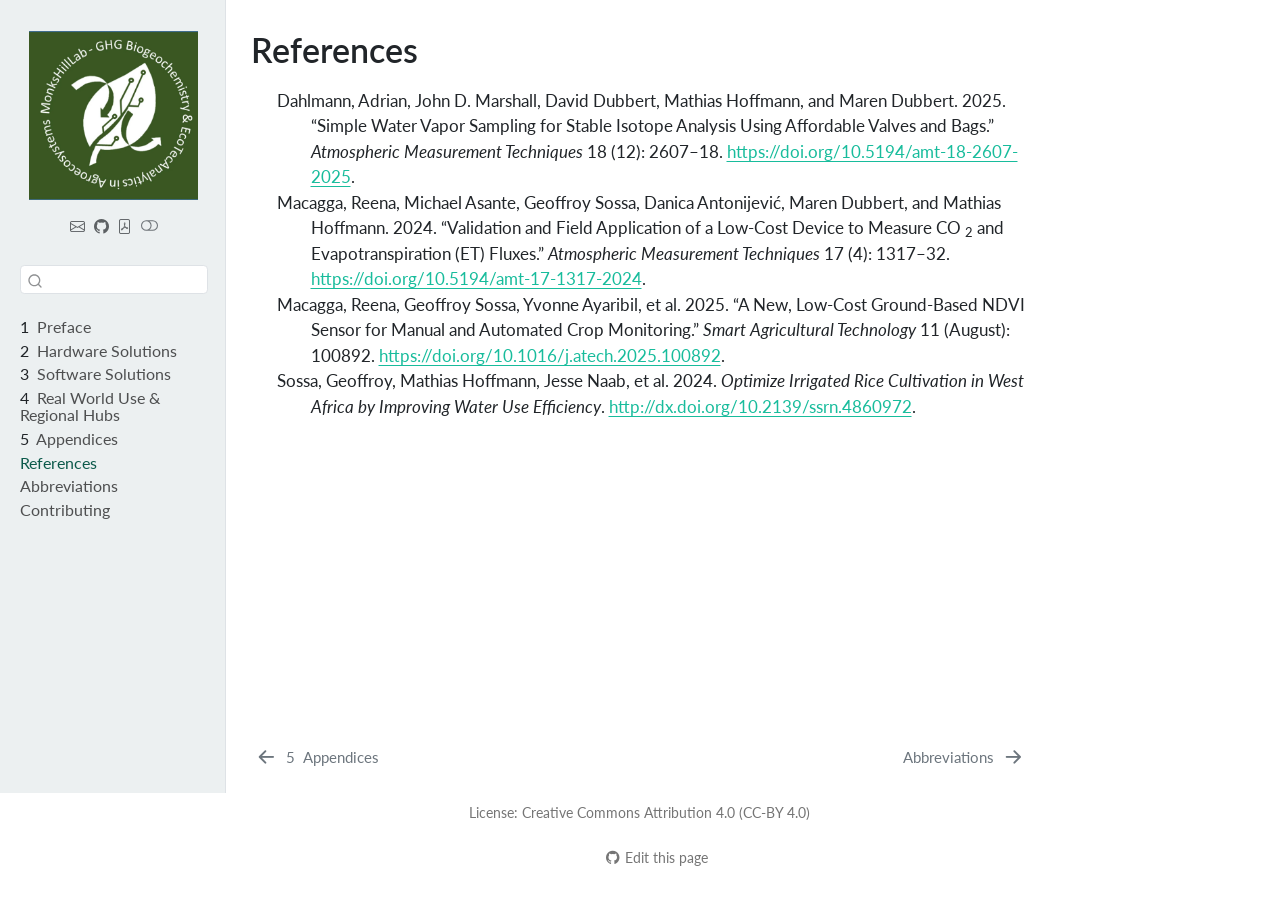
<file: references.html>
<!DOCTYPE html>
<html xmlns="http://www.w3.org/1999/xhtml" lang="en" xml:lang="en"><head>

<meta charset="utf-8">
<meta name="generator" content="quarto-1.9.37">

<meta name="viewport" content="width=device-width, initial-scale=1.0, user-scalable=yes">


<title>References – Build-It-Yourself: Low-Cost Systems for Field Ecophysiology</title>
<style>
/* Default styles provided by pandoc.
** See https://pandoc.org/MANUAL.html#variables-for-html for config info.
*/
code{white-space: pre-wrap;}
span.smallcaps{font-variant: small-caps;}
div.columns{display: flex; gap: min(4vw, 1.5em);}
div.column{flex: auto; overflow-x: auto;}
div.hanging-indent{margin-left: 1.5em; text-indent: -1.5em;}
ul.task-list{list-style: none;}
ul.task-list li input[type="checkbox"] {
  width: 0.8em;
  margin: 0 0.8em 0.2em -1em; /* quarto-specific, see https://github.com/quarto-dev/quarto-cli/issues/4556 */ 
  vertical-align: middle;
}
/* CSS for citations */
div.csl-bib-body { }
div.csl-entry {
  clear: both;
}
.hanging-indent div.csl-entry {
  margin-left:2em;
  text-indent:-2em;
}
div.csl-left-margin {
  min-width:2em;
  float:left;
}
div.csl-right-inline {
  margin-left:2em;
  padding-left:1em;
}
div.csl-indent {
  margin-left: 2em;
}</style>


<script src="site_libs/quarto-nav/quarto-nav.js"></script>
<script src="site_libs/clipboard/clipboard.min.js"></script>
<script src="site_libs/quarto-search/autocomplete.umd.js"></script>
<script src="site_libs/quarto-search/fuse.min.js"></script>
<script src="site_libs/quarto-search/quarto-search.js"></script>
<meta name="quarto:offset" content="./">
<link href="./abbreviations.html" rel="next">
<link href="./appendices.html" rel="prev">
<link href="./assets/mhl-logo.png" rel="icon" type="image/png">
<script src="site_libs/quarto-html/quarto.js" type="module"></script>
<script src="site_libs/quarto-html/tabsets/tabsets.js" type="module"></script>
<script src="site_libs/quarto-html/popper.min.js"></script>
<script src="site_libs/quarto-html/tippy.umd.min.js"></script>
<script src="site_libs/quarto-html/anchor.min.js"></script>
<link href="site_libs/quarto-html/tippy.css" rel="stylesheet">
<link href="site_libs/quarto-html/quarto-syntax-highlighting-7f8f88aac4f3542376d5c11b86a4c14d.css" rel="stylesheet" class="quarto-color-scheme" id="quarto-text-highlighting-styles">
<link href="site_libs/quarto-html/quarto-syntax-highlighting-dark-d0ae9245876894da5ac7e18953ecc5cc.css" rel="stylesheet" class="quarto-color-scheme quarto-color-alternate" id="quarto-text-highlighting-styles">
<link href="site_libs/quarto-html/quarto-syntax-highlighting-7f8f88aac4f3542376d5c11b86a4c14d.css" rel="stylesheet" class="quarto-color-scheme-extra" id="quarto-text-highlighting-styles">
<script src="site_libs/bootstrap/bootstrap.min.js"></script>
<link href="site_libs/bootstrap/bootstrap-icons.css" rel="stylesheet">
<link href="site_libs/bootstrap/bootstrap-299e25f7dd983bf99b6040ee74e88e37.min.css" rel="stylesheet" append-hash="true" class="quarto-color-scheme" id="quarto-bootstrap" data-mode="light">
<link href="site_libs/bootstrap/bootstrap-dark-4070aed0ba7530c7d70946110958b82e.min.css" rel="stylesheet" append-hash="true" class="quarto-color-scheme quarto-color-alternate" id="quarto-bootstrap" data-mode="dark">
<link href="site_libs/bootstrap/bootstrap-299e25f7dd983bf99b6040ee74e88e37.min.css" rel="stylesheet" append-hash="true" class="quarto-color-scheme-extra" id="quarto-bootstrap" data-mode="light">
<script id="quarto-search-options" type="application/json">{
  "location": "sidebar",
  "copy-button": false,
  "collapse-after": 3,
  "panel-placement": "start",
  "type": "textbox",
  "limit": 50,
  "keyboard-shortcut": [
    "f",
    "/",
    "s"
  ],
  "show-item-context": false,
  "language": {
    "search-no-results-text": "No results",
    "search-matching-documents-text": "matching documents",
    "search-copy-link-title": "Copy link to search",
    "search-hide-matches-text": "Hide additional matches",
    "search-more-match-text": "more match in this document",
    "search-more-matches-text": "more matches in this document",
    "search-clear-button-title": "Clear",
    "search-text-placeholder": "",
    "search-detached-cancel-button-title": "Cancel",
    "search-submit-button-title": "Submit",
    "search-label": "Search"
  }
}</script>
<script async="" src="https://hypothes.is/embed.js"></script>
<script>
  window.document.addEventListener("DOMContentLoaded", function (_event) {
    document.body.classList.add('hypothesis-enabled');
  });
</script>


</head>

<body class="nav-sidebar docked quarto-light"><script id="quarto-html-before-body" type="application/javascript">
    const toggleBodyColorMode = (bsSheetEl) => {
      const mode = bsSheetEl.getAttribute("data-mode");
      const bodyEl = window.document.querySelector("body");
      if (mode === "dark") {
        bodyEl.classList.add("quarto-dark");
        bodyEl.classList.remove("quarto-light");
      } else {
        bodyEl.classList.add("quarto-light");
        bodyEl.classList.remove("quarto-dark");
      }
    }
    const toggleBodyColorPrimary = () => {
      const bsSheetEl = window.document.querySelector("link#quarto-bootstrap:not([rel=disabled-stylesheet])");
      if (bsSheetEl) {
        toggleBodyColorMode(bsSheetEl);
      }
    }
    const setColorSchemeToggle = (alternate) => {
      const toggles = window.document.querySelectorAll('.quarto-color-scheme-toggle');
      for (let i=0; i < toggles.length; i++) {
        const toggle = toggles[i];
        if (toggle) {
          if (alternate) {
            toggle.classList.add("alternate");
          } else {
            toggle.classList.remove("alternate");
          }
        }
      }
    };
    const toggleColorMode = (alternate) => {
      // Switch the stylesheets
      const primaryStylesheets = window.document.querySelectorAll('link.quarto-color-scheme:not(.quarto-color-alternate)');
      const alternateStylesheets = window.document.querySelectorAll('link.quarto-color-scheme.quarto-color-alternate');
      manageTransitions('#quarto-margin-sidebar .nav-link', false);
      if (alternate) {
        // note: dark is layered on light, we don't disable primary!
        enableStylesheet(alternateStylesheets);
        for (const sheetNode of alternateStylesheets) {
          if (sheetNode.id === "quarto-bootstrap") {
            toggleBodyColorMode(sheetNode);
          }
        }
      } else {
        disableStylesheet(alternateStylesheets);
        enableStylesheet(primaryStylesheets)
        toggleBodyColorPrimary();
      }
      manageTransitions('#quarto-margin-sidebar .nav-link', true);
      // Switch the toggles
      setColorSchemeToggle(alternate)
      // Hack to workaround the fact that safari doesn't
      // properly recolor the scrollbar when toggling (#1455)
      if (navigator.userAgent.indexOf('Safari') > 0 && navigator.userAgent.indexOf('Chrome') == -1) {
        manageTransitions("body", false);
        window.scrollTo(0, 1);
        setTimeout(() => {
          window.scrollTo(0, 0);
          manageTransitions("body", true);
        }, 40);
      }
    }
    const disableStylesheet = (stylesheets) => {
      for (let i=0; i < stylesheets.length; i++) {
        const stylesheet = stylesheets[i];
        stylesheet.rel = 'disabled-stylesheet';
      }
    }
    const enableStylesheet = (stylesheets) => {
      for (let i=0; i < stylesheets.length; i++) {
        const stylesheet = stylesheets[i];
        if(stylesheet.rel !== 'stylesheet') { // for Chrome, which will still FOUC without this check
          stylesheet.rel = 'stylesheet';
        }
      }
    }
    const manageTransitions = (selector, allowTransitions) => {
      const els = window.document.querySelectorAll(selector);
      for (let i=0; i < els.length; i++) {
        const el = els[i];
        if (allowTransitions) {
          el.classList.remove('notransition');
        } else {
          el.classList.add('notransition');
        }
      }
    }
    const isFileUrl = () => {
      return window.location.protocol === 'file:';
    }
    const hasAlternateSentinel = () => {
      let styleSentinel = getColorSchemeSentinel();
      if (styleSentinel !== null) {
        return styleSentinel === "alternate";
      } else {
        return false;
      }
    }
    const setStyleSentinel = (alternate) => {
      const value = alternate ? "alternate" : "default";
      if (!isFileUrl()) {
        window.localStorage.setItem("quarto-color-scheme", value);
      } else {
        localAlternateSentinel = value;
      }
    }
    const getColorSchemeSentinel = () => {
      if (!isFileUrl()) {
        const storageValue = window.localStorage.getItem("quarto-color-scheme");
        return storageValue != null ? storageValue : localAlternateSentinel;
      } else {
        return localAlternateSentinel;
      }
    }
    const toggleGiscusIfUsed = (isAlternate, darkModeDefault) => {
      const baseTheme = document.querySelector('#giscus-base-theme')?.value ?? 'light';
      const alternateTheme = document.querySelector('#giscus-alt-theme')?.value ?? 'dark';
      let newTheme = '';
      if(authorPrefersDark) {
        newTheme = isAlternate ? baseTheme : alternateTheme;
      } else {
        newTheme = isAlternate ? alternateTheme : baseTheme;
      }
      const changeGiscusTheme = () => {
        // From: https://github.com/giscus/giscus/issues/336
        const sendMessage = (message) => {
          const iframe = document.querySelector('iframe.giscus-frame');
          if (!iframe) return;
          iframe.contentWindow.postMessage({ giscus: message }, 'https://giscus.app');
        }
        sendMessage({
          setConfig: {
            theme: newTheme
          }
        });
      }
      const isGiscussLoaded = window.document.querySelector('iframe.giscus-frame') !== null;
      if (isGiscussLoaded) {
        changeGiscusTheme();
      }
    };
    const authorPrefersDark = false;
    const darkModeDefault = authorPrefersDark;
      document.querySelector('link#quarto-text-highlighting-styles.quarto-color-scheme-extra').rel = 'disabled-stylesheet';
      document.querySelector('link#quarto-bootstrap.quarto-color-scheme-extra').rel = 'disabled-stylesheet';
    let localAlternateSentinel = darkModeDefault ? 'alternate' : 'default';
    // Dark / light mode switch
    window.quartoToggleColorScheme = () => {
      // Read the current dark / light value
      let toAlternate = !hasAlternateSentinel();
      toggleColorMode(toAlternate);
      setStyleSentinel(toAlternate);
      toggleGiscusIfUsed(toAlternate, darkModeDefault);
      window.dispatchEvent(new Event('resize'));
    };
    // Switch to dark mode if need be
    if (hasAlternateSentinel()) {
      toggleColorMode(true);
    } else {
      toggleColorMode(false);
    }
  </script>

<div id="quarto-search-results"></div>
  <header id="quarto-header" class="headroom fixed-top">
  <nav class="quarto-secondary-nav">
    <div class="container-fluid d-flex">
      <button type="button" class="quarto-btn-toggle btn" data-bs-toggle="collapse" role="button" data-bs-target=".quarto-sidebar-collapse-item" aria-controls="quarto-sidebar" aria-expanded="false" aria-label="Toggle sidebar navigation" onclick="if (window.quartoToggleHeadroom) { window.quartoToggleHeadroom(); }">
        <i class="bi bi-layout-text-sidebar-reverse"></i>
      </button>
        <nav class="quarto-page-breadcrumbs" aria-label="breadcrumb"><ol class="breadcrumb"><li class="breadcrumb-item"><a href="./references.html">References</a></li></ol></nav>
        <a class="flex-grow-1" role="navigation" data-bs-toggle="collapse" data-bs-target=".quarto-sidebar-collapse-item" aria-controls="quarto-sidebar" aria-expanded="false" aria-label="Toggle sidebar navigation" onclick="if (window.quartoToggleHeadroom) { window.quartoToggleHeadroom(); }">      
        </a>
      <button type="button" class="btn quarto-search-button" aria-label="Search" onclick="window.quartoOpenSearch();">
        <i class="bi bi-search"></i>
      </button>
    </div>
  </nav>
</header>
<!-- content -->
<div id="quarto-content" class="quarto-container page-columns page-rows-contents page-layout-article">
<!-- sidebar -->
  <nav id="quarto-sidebar" class="sidebar collapse collapse-horizontal quarto-sidebar-collapse-item sidebar-navigation docked overflow-auto">
    <div class="pt-lg-2 mt-2 text-center sidebar-header sidebar-header-stacked">
      <a href="./index.html" class="sidebar-logo-link">
      <img src="./assets/mhl-logo.png" alt="" class="sidebar-logo light-content py-0 d-lg-inline d-none">
      <img src="./assets/mhl-logo.png" alt="" class="sidebar-logo dark-content py-0 d-lg-inline d-none">
      </a>
    <div class="sidebar-title mb-0 py-0">
      <a href="./"></a> 
        <div class="sidebar-tools-main tools-wide">
    <a href="mailto:mathiashoffmann@zalf.de" title="" class="quarto-navigation-tool px-1" aria-label=""><i class="bi bi-envelope"></i></a>
    <a href="https://github.com/zalf-lli/LCSfFE-handbook" title="Source Code" class="quarto-navigation-tool px-1" aria-label="Source Code"><i class="bi bi-github"></i></a>
    <a href="./Build-It-Yourself--Low-Cost-Systems-for-Field-Ecophysiology.pdf" title="Download PDF" class="quarto-navigation-tool px-1" aria-label="Download PDF"><i class="bi bi-file-pdf"></i></a>
  <a href="" class="quarto-color-scheme-toggle quarto-navigation-tool  px-1" onclick="window.quartoToggleColorScheme(); return false;" title="Toggle dark mode"><i class="bi"></i></a>
</div>
    </div>
      </div>
        <div class="mt-2 flex-shrink-0 align-items-center">
        <div class="sidebar-search">
        <div id="quarto-search" class="" title="Search"></div>
        </div>
        </div>
    <div class="sidebar-menu-container"> 
    <ul class="list-unstyled mt-1">
        <li class="sidebar-item">
  <div class="sidebar-item-container"> 
  <a href="./index.html" class="sidebar-item-text sidebar-link">
 <span class="menu-text"><span class="chapter-number">1</span>&nbsp; <span class="chapter-title">Preface</span></span></a>
  </div>
</li>
        <li class="sidebar-item">
  <div class="sidebar-item-container"> 
  <a href="./hardware-solutions.html" class="sidebar-item-text sidebar-link">
 <span class="menu-text"><span class="chapter-number">2</span>&nbsp; <span class="chapter-title">Hardware Solutions</span></span></a>
  </div>
</li>
        <li class="sidebar-item">
  <div class="sidebar-item-container"> 
  <a href="./software-solutions.html" class="sidebar-item-text sidebar-link">
 <span class="menu-text"><span class="chapter-number">3</span>&nbsp; <span class="chapter-title">Software Solutions</span></span></a>
  </div>
</li>
        <li class="sidebar-item">
  <div class="sidebar-item-container"> 
  <a href="./real-world-use.html" class="sidebar-item-text sidebar-link">
 <span class="menu-text"><span class="chapter-number">4</span>&nbsp; <span class="chapter-title">Real World Use &amp; Regional Hubs</span></span></a>
  </div>
</li>
        <li class="sidebar-item">
  <div class="sidebar-item-container"> 
  <a href="./appendices.html" class="sidebar-item-text sidebar-link">
 <span class="menu-text"><span class="chapter-number">5</span>&nbsp; <span class="chapter-title">Appendices</span></span></a>
  </div>
</li>
        <li class="sidebar-item">
  <div class="sidebar-item-container"> 
  <a href="./references.html" class="sidebar-item-text sidebar-link active">
 <span class="menu-text">References</span></a>
  </div>
</li>
        <li class="sidebar-item">
  <div class="sidebar-item-container"> 
  <a href="./abbreviations.html" class="sidebar-item-text sidebar-link">
 <span class="menu-text">Abbreviations</span></a>
  </div>
</li>
        <li class="sidebar-item">
  <div class="sidebar-item-container"> 
  <a href="./contributing.html" class="sidebar-item-text sidebar-link">
 <span class="menu-text">Contributing</span></a>
  </div>
</li>
    </ul>
    </div>
</nav>
<div id="quarto-sidebar-glass" class="quarto-sidebar-collapse-item" data-bs-toggle="collapse" data-bs-target=".quarto-sidebar-collapse-item"></div>
<!-- margin-sidebar -->
    <div id="quarto-margin-sidebar" class="sidebar margin-sidebar zindex-bottom">
        
    </div>
<!-- main -->
<main class="content" id="quarto-document-content">


<header id="title-block-header" class="quarto-title-block default">
<div class="quarto-title">
<h1 class="title">References</h1>
</div>



<div class="quarto-title-meta">

    
  
    
  </div>
  


</header>


<div id="refs" class="references csl-bib-body hanging-indent" role="list">
<div id="ref-dahlmann2025" class="csl-entry" role="listitem">
Dahlmann, Adrian, John D. Marshall, David Dubbert, Mathias Hoffmann, and
Maren Dubbert. 2025. <span>“Simple Water Vapor Sampling for Stable
Isotope Analysis Using Affordable Valves and Bags.”</span>
<em>Atmospheric Measurement Techniques</em> 18 (12): 2607–18. <a href="https://doi.org/10.5194/amt-18-2607-2025">https://doi.org/10.5194/amt-18-2607-2025</a>.
</div>
<div id="ref-macagga2024" class="csl-entry" role="listitem">
Macagga, Reena, Michael Asante, Geoffroy Sossa, Danica Antonijević,
Maren Dubbert, and Mathias Hoffmann. 2024. <span>“Validation and Field
Application of a Low-Cost Device to Measure CO <span><sub>2</sub></span>
and Evapotranspiration (ET) Fluxes.”</span> <em>Atmospheric Measurement
Techniques</em> 17 (4): 1317–32. <a href="https://doi.org/10.5194/amt-17-1317-2024">https://doi.org/10.5194/amt-17-1317-2024</a>.
</div>
<div id="ref-macagga2025" class="csl-entry" role="listitem">
Macagga, Reena, Geoffroy Sossa, Yvonne Ayaribil, et al. 2025. <span>“A
New, Low-Cost Ground-Based NDVI Sensor for Manual and Automated Crop
Monitoring.”</span> <em>Smart Agricultural Technology</em> 11 (August):
100892. <a href="https://doi.org/10.1016/j.atech.2025.100892">https://doi.org/10.1016/j.atech.2025.100892</a>.
</div>
<div id="ref-sossa2024" class="csl-entry" role="listitem">
Sossa, Geoffroy, Mathias Hoffmann, Jesse Naab, et al. 2024. <em>Optimize
Irrigated Rice Cultivation in West Africa&nbsp;by Improving Water Use
Efficiency</em>. <a href="http://dx.doi.org/10.2139/ssrn.4860972">http://dx.doi.org/10.2139/ssrn.4860972</a>.
</div>
</div>



</main> <!-- /main -->
<script id="quarto-html-after-body" type="application/javascript">
  window.document.addEventListener("DOMContentLoaded", function (event) {
    // Ensure there is a toggle, if there isn't float one in the top right
    if (window.document.querySelector('.quarto-color-scheme-toggle') === null) {
      const a = window.document.createElement('a');
      a.classList.add('top-right');
      a.classList.add('quarto-color-scheme-toggle');
      a.href = "";
      a.onclick = function() { try { window.quartoToggleColorScheme(); } catch {} return false; };
      const i = window.document.createElement("i");
      i.classList.add('bi');
      a.appendChild(i);
      window.document.body.appendChild(a);
    }
    setColorSchemeToggle(hasAlternateSentinel())
    const icon = "";
    const anchorJS = new window.AnchorJS();
    anchorJS.options = {
      placement: 'right',
      icon: icon
    };
    anchorJS.add('.anchored');
    const isCodeAnnotation = (el) => {
      for (const clz of el.classList) {
        if (clz.startsWith('code-annotation-')) {                     
          return true;
        }
      }
      return false;
    }
    const onCopySuccess = function(e) {
      // button target
      const button = e.trigger;
      // don't keep focus
      button.blur();
      // flash "checked"
      button.classList.add('code-copy-button-checked');
      var currentTitle = button.getAttribute("title");
      button.setAttribute("title", "Copied!");
      let tooltip;
      if (window.bootstrap) {
        button.setAttribute("data-bs-toggle", "tooltip");
        button.setAttribute("data-bs-placement", "left");
        button.setAttribute("data-bs-title", "Copied!");
        tooltip = new bootstrap.Tooltip(button, 
          { trigger: "manual", 
            customClass: "code-copy-button-tooltip",
            offset: [0, -8]});
        tooltip.show();    
      }
      setTimeout(function() {
        if (tooltip) {
          tooltip.hide();
          button.removeAttribute("data-bs-title");
          button.removeAttribute("data-bs-toggle");
          button.removeAttribute("data-bs-placement");
        }
        button.setAttribute("title", currentTitle);
        button.classList.remove('code-copy-button-checked');
      }, 1000);
      // clear code selection
      e.clearSelection();
    }
    const getTextToCopy = function(trigger) {
      const outerScaffold = trigger.parentElement.cloneNode(true);
      const codeEl = outerScaffold.querySelector('code');
      for (const childEl of codeEl.children) {
        if (isCodeAnnotation(childEl)) {
          childEl.remove();
        }
      }
      return codeEl.innerText;
    }
    const clipboard = new window.ClipboardJS('.code-copy-button:not([data-in-quarto-modal])', {
      text: getTextToCopy
    });
    clipboard.on('success', onCopySuccess);
    if (window.document.getElementById('quarto-embedded-source-code-modal')) {
      const clipboardModal = new window.ClipboardJS('.code-copy-button[data-in-quarto-modal]', {
        text: getTextToCopy,
        container: window.document.getElementById('quarto-embedded-source-code-modal')
      });
      clipboardModal.on('success', onCopySuccess);
    }
      var localhostRegex = new RegExp(/^(?:http|https):\/\/localhost\:?[0-9]*\//);
      var mailtoRegex = new RegExp(/^mailto:/);
        var filterRegex = new RegExp('/' + window.location.host + '/');
      var isInternal = (href) => {
          return filterRegex.test(href) || localhostRegex.test(href) || mailtoRegex.test(href);
      }
      // Inspect non-navigation links and adorn them if external
     var links = window.document.querySelectorAll('a[href]:not(.nav-link):not(.navbar-brand):not(.toc-action):not(.sidebar-link):not(.sidebar-item-toggle):not(.pagination-link):not(.no-external):not([aria-hidden]):not(.dropdown-item):not(.quarto-navigation-tool):not(.about-link)');
      for (var i=0; i<links.length; i++) {
        const link = links[i];
        if (!isInternal(link.href)) {
          // undo the damage that might have been done by quarto-nav.js in the case of
          // links that we want to consider external
          if (link.dataset.originalHref !== undefined) {
            link.href = link.dataset.originalHref;
          }
        }
      }
    function tippyHover(el, contentFn, onTriggerFn, onUntriggerFn) {
      const config = {
        allowHTML: true,
        maxWidth: 500,
        delay: 100,
        arrow: false,
        appendTo: function(el) {
            return el.parentElement;
        },
        interactive: true,
        interactiveBorder: 10,
        theme: 'quarto',
        placement: 'bottom-start',
      };
      if (contentFn) {
        config.content = contentFn;
      }
      if (onTriggerFn) {
        config.onTrigger = onTriggerFn;
      }
      if (onUntriggerFn) {
        config.onUntrigger = onUntriggerFn;
      }
      window.tippy(el, config); 
    }
    const noterefs = window.document.querySelectorAll('a[role="doc-noteref"]');
    for (var i=0; i<noterefs.length; i++) {
      const ref = noterefs[i];
      tippyHover(ref, function() {
        // use id or data attribute instead here
        let href = ref.getAttribute('data-footnote-href') || ref.getAttribute('href');
        try { href = new URL(href).hash; } catch {}
        const id = href.replace(/^#\/?/, "");
        const note = window.document.getElementById(id);
        if (note) {
          return note.innerHTML;
        } else {
          return "";
        }
      });
    }
    const xrefs = window.document.querySelectorAll('a.quarto-xref');
    const processXRef = (id, note) => {
      // Strip column container classes
      const stripColumnClz = (el) => {
        el.classList.remove("page-full", "page-columns");
        if (el.children) {
          for (const child of el.children) {
            stripColumnClz(child);
          }
        }
      }
      stripColumnClz(note)
      if (id === null || id.startsWith('sec-')) {
        // Special case sections, only their first couple elements
        const container = document.createElement("div");
        if (note.children && note.children.length > 2) {
          container.appendChild(note.children[0].cloneNode(true));
          for (let i = 1; i < note.children.length; i++) {
            const child = note.children[i];
            if (child.tagName === "P" && child.innerText === "") {
              continue;
            } else {
              container.appendChild(child.cloneNode(true));
              break;
            }
          }
          if (window.Quarto?.typesetMath) {
            window.Quarto.typesetMath(container);
          }
          return container.innerHTML
        } else {
          if (window.Quarto?.typesetMath) {
            window.Quarto.typesetMath(note);
          }
          return note.innerHTML;
        }
      } else {
        // Remove any anchor links if they are present
        const anchorLink = note.querySelector('a.anchorjs-link');
        if (anchorLink) {
          anchorLink.remove();
        }
        if (window.Quarto?.typesetMath) {
          window.Quarto.typesetMath(note);
        }
        if (note.classList.contains("callout")) {
          return note.outerHTML;
        } else {
          return note.innerHTML;
        }
      }
    }
    for (var i=0; i<xrefs.length; i++) {
      const xref = xrefs[i];
      tippyHover(xref, undefined, function(instance) {
        instance.disable();
        let url = xref.getAttribute('href');
        let hash = undefined; 
        if (url.startsWith('#')) {
          hash = url;
        } else {
          try { hash = new URL(url).hash; } catch {}
        }
        if (hash) {
          const id = hash.replace(/^#\/?/, "");
          const note = window.document.getElementById(id);
          if (note !== null) {
            try {
              const html = processXRef(id, note.cloneNode(true));
              instance.setContent(html);
            } finally {
              instance.enable();
              instance.show();
            }
          } else {
            // See if we can fetch this
            fetch(url.split('#')[0])
            .then(res => res.text())
            .then(html => {
              const parser = new DOMParser();
              const htmlDoc = parser.parseFromString(html, "text/html");
              const note = htmlDoc.getElementById(id);
              if (note !== null) {
                const html = processXRef(id, note);
                instance.setContent(html);
              } 
            }).finally(() => {
              instance.enable();
              instance.show();
            });
          }
        } else {
          // See if we can fetch a full url (with no hash to target)
          // This is a special case and we should probably do some content thinning / targeting
          fetch(url)
          .then(res => res.text())
          .then(html => {
            const parser = new DOMParser();
            const htmlDoc = parser.parseFromString(html, "text/html");
            const note = htmlDoc.querySelector('main.content');
            if (note !== null) {
              // This should only happen for chapter cross references
              // (since there is no id in the URL)
              // remove the first header
              if (note.children.length > 0 && note.children[0].tagName === "HEADER") {
                note.children[0].remove();
              }
              const html = processXRef(null, note);
              instance.setContent(html);
            } 
          }).finally(() => {
            instance.enable();
            instance.show();
          });
        }
      }, function(instance) {
      });
    }
        let selectedAnnoteEl;
        const selectorForAnnotation = ( cell, annotation) => {
          let cellAttr = 'data-code-cell="' + cell + '"';
          let lineAttr = 'data-code-annotation="' +  annotation + '"';
          const selector = 'span[' + cellAttr + '][' + lineAttr + ']';
          return selector;
        }
        const selectCodeLines = (annoteEl) => {
          const doc = window.document;
          const targetCell = annoteEl.getAttribute("data-target-cell");
          const targetAnnotation = annoteEl.getAttribute("data-target-annotation");
          const annoteSpan = window.document.querySelector(selectorForAnnotation(targetCell, targetAnnotation));
          const lines = annoteSpan.getAttribute("data-code-lines").split(",");
          const lineIds = lines.map((line) => {
            return targetCell + "-" + line;
          })
          let top = null;
          let height = null;
          let parent = null;
          if (lineIds.length > 0) {
              //compute the position of the single el (top and bottom and make a div)
              const el = window.document.getElementById(lineIds[0]);
              top = el.offsetTop;
              height = el.offsetHeight;
              parent = el.parentElement.parentElement;
            if (lineIds.length > 1) {
              const lastEl = window.document.getElementById(lineIds[lineIds.length - 1]);
              const bottom = lastEl.offsetTop + lastEl.offsetHeight;
              height = bottom - top;
            }
            if (top !== null && height !== null && parent !== null) {
              // cook up a div (if necessary) and position it 
              let div = window.document.getElementById("code-annotation-line-highlight");
              if (div === null) {
                div = window.document.createElement("div");
                div.setAttribute("id", "code-annotation-line-highlight");
                div.style.position = 'absolute';
                parent.appendChild(div);
              }
              div.style.top = top - 2 + "px";
              div.style.height = height + 4 + "px";
              div.style.left = 0;
              let gutterDiv = window.document.getElementById("code-annotation-line-highlight-gutter");
              if (gutterDiv === null) {
                gutterDiv = window.document.createElement("div");
                gutterDiv.setAttribute("id", "code-annotation-line-highlight-gutter");
                gutterDiv.style.position = 'absolute';
                const codeCell = window.document.getElementById(targetCell);
                const gutter = codeCell.querySelector('.code-annotation-gutter');
                gutter.appendChild(gutterDiv);
              }
              gutterDiv.style.top = top - 2 + "px";
              gutterDiv.style.height = height + 4 + "px";
            }
            selectedAnnoteEl = annoteEl;
          }
        };
        const unselectCodeLines = () => {
          const elementsIds = ["code-annotation-line-highlight", "code-annotation-line-highlight-gutter"];
          elementsIds.forEach((elId) => {
            const div = window.document.getElementById(elId);
            if (div) {
              div.remove();
            }
          });
          selectedAnnoteEl = undefined;
        };
          // Handle positioning of the toggle
      window.addEventListener(
        "resize",
        throttle(() => {
          elRect = undefined;
          if (selectedAnnoteEl) {
            selectCodeLines(selectedAnnoteEl);
          }
        }, 10)
      );
      function throttle(fn, ms) {
      let throttle = false;
      let timer;
        return (...args) => {
          if(!throttle) { // first call gets through
              fn.apply(this, args);
              throttle = true;
          } else { // all the others get throttled
              if(timer) clearTimeout(timer); // cancel #2
              timer = setTimeout(() => {
                fn.apply(this, args);
                timer = throttle = false;
              }, ms);
          }
        };
      }
        // Attach click handler to the DT
        const annoteDls = window.document.querySelectorAll('dt[data-target-cell]');
        for (const annoteDlNode of annoteDls) {
          annoteDlNode.addEventListener('click', (event) => {
            const clickedEl = event.target;
            if (clickedEl !== selectedAnnoteEl) {
              unselectCodeLines();
              const activeEl = window.document.querySelector('dt[data-target-cell].code-annotation-active');
              if (activeEl) {
                activeEl.classList.remove('code-annotation-active');
              }
              selectCodeLines(clickedEl);
              clickedEl.classList.add('code-annotation-active');
            } else {
              // Unselect the line
              unselectCodeLines();
              clickedEl.classList.remove('code-annotation-active');
            }
          });
        }
    const findCites = (el) => {
      const parentEl = el.parentElement;
      if (parentEl) {
        const cites = parentEl.dataset.cites;
        if (cites) {
          return {
            el,
            cites: cites.split(' ')
          };
        } else {
          return findCites(el.parentElement)
        }
      } else {
        return undefined;
      }
    };
    var bibliorefs = window.document.querySelectorAll('a[role="doc-biblioref"]');
    for (var i=0; i<bibliorefs.length; i++) {
      const ref = bibliorefs[i];
      const citeInfo = findCites(ref);
      if (citeInfo) {
        tippyHover(citeInfo.el, function() {
          var popup = window.document.createElement('div');
          citeInfo.cites.forEach(function(cite) {
            var citeDiv = window.document.createElement('div');
            citeDiv.classList.add('hanging-indent');
            citeDiv.classList.add('csl-entry');
            var biblioDiv = window.document.getElementById('ref-' + cite);
            if (biblioDiv) {
              citeDiv.innerHTML = biblioDiv.innerHTML;
            }
            popup.appendChild(citeDiv);
          });
          return popup.innerHTML;
        });
      }
    }
  });
  </script>
<nav class="page-navigation">
  <div class="nav-page nav-page-previous">
      <a href="./appendices.html" class="pagination-link" aria-label="Appendices">
        <i class="bi bi-arrow-left-short"></i> <span class="nav-page-text"><span class="chapter-number">5</span>&nbsp; <span class="chapter-title">Appendices</span></span>
      </a>          
  </div>
  <div class="nav-page nav-page-next">
      <a href="./abbreviations.html" class="pagination-link" aria-label="Abbreviations">
        <span class="nav-page-text">Abbreviations</span> <i class="bi bi-arrow-right-short"></i>
      </a>
  </div>
</nav>
</div> <!-- /content -->
<footer class="footer">
  <div class="nav-footer">
    <div class="nav-footer-left">
      &nbsp;
    </div>   
    <div class="nav-footer-center">
<p>License: Creative Commons Attribution 4.0 (CC-BY 4.0)</p>
<div class="toc-actions"><ul><li><a href="https://github.com/zalf-lli/LCSfFE-handbook/edit/main/references.qmd" class="toc-action"><i class="bi bi-github"></i>Edit this page</a></li></ul></div></div>
    <div class="nav-footer-right">
      &nbsp;
    </div>
  </div>
</footer>




</body></html>
</file>
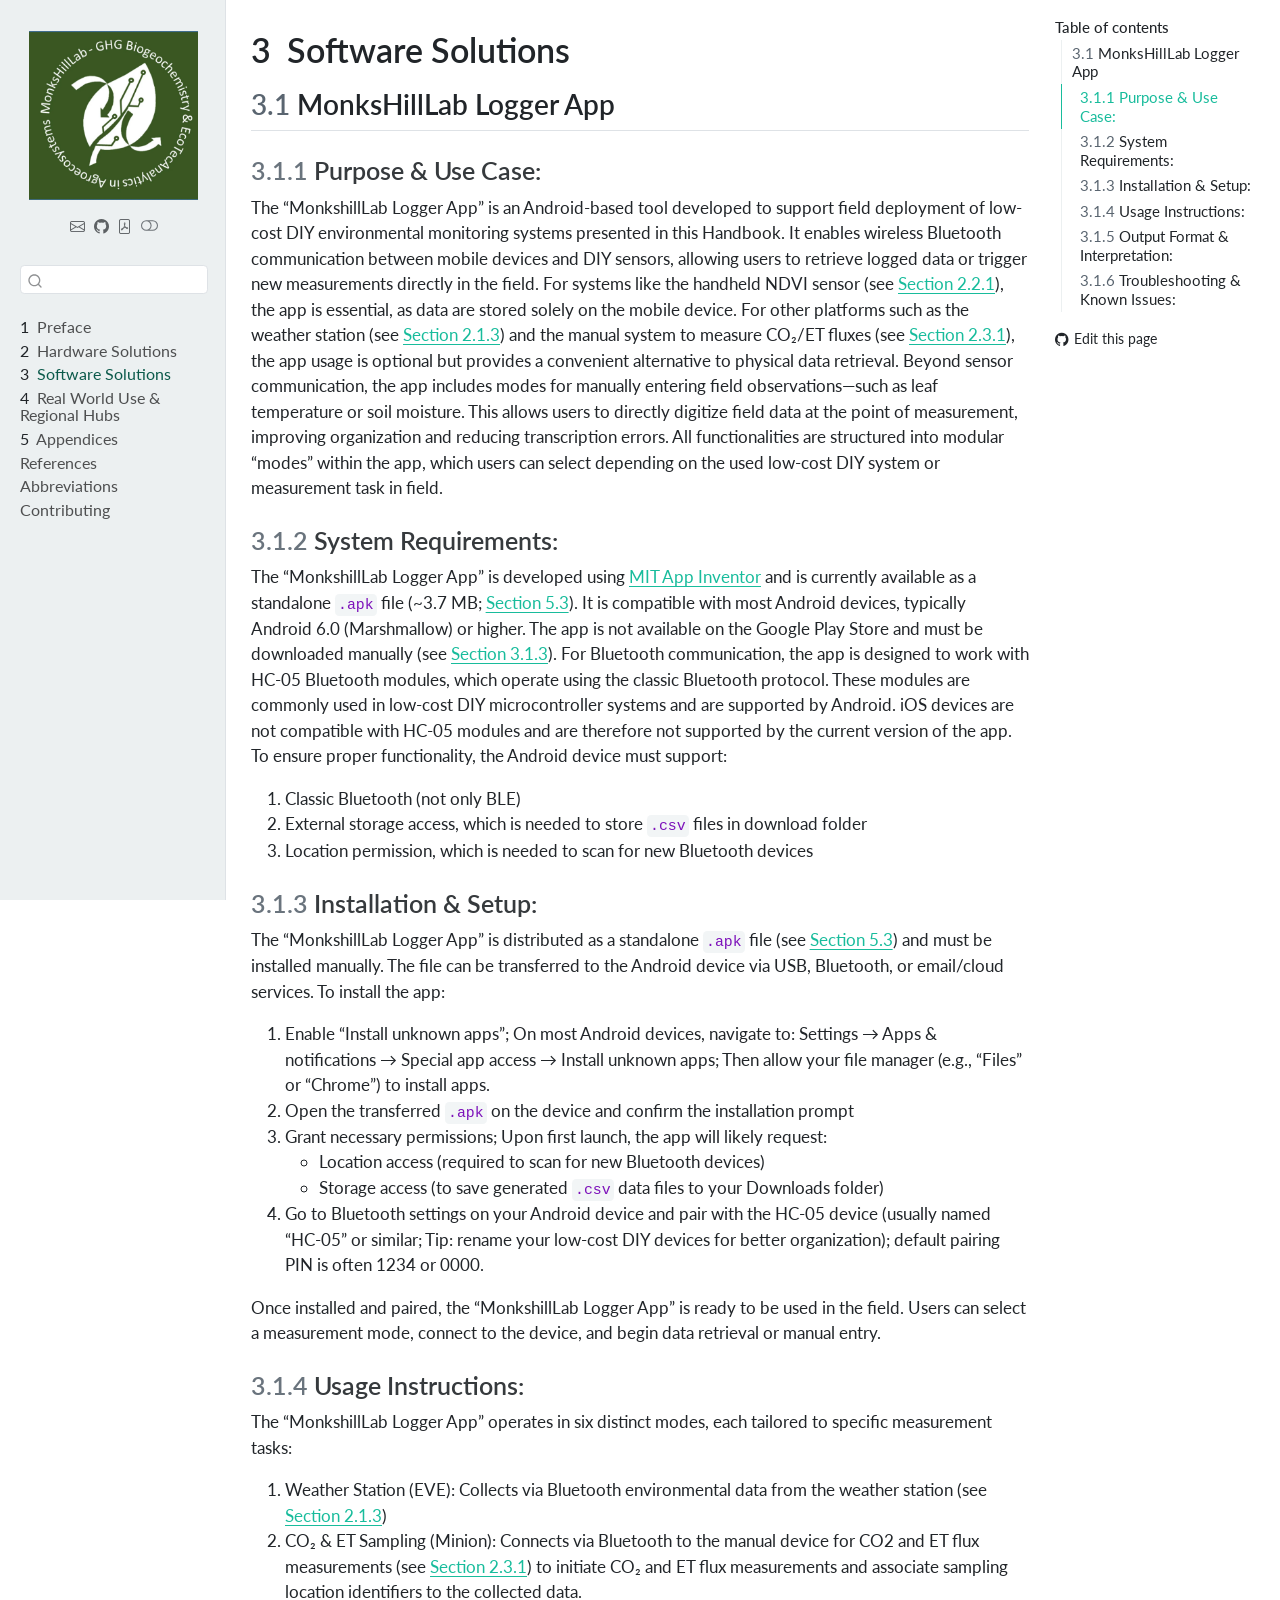
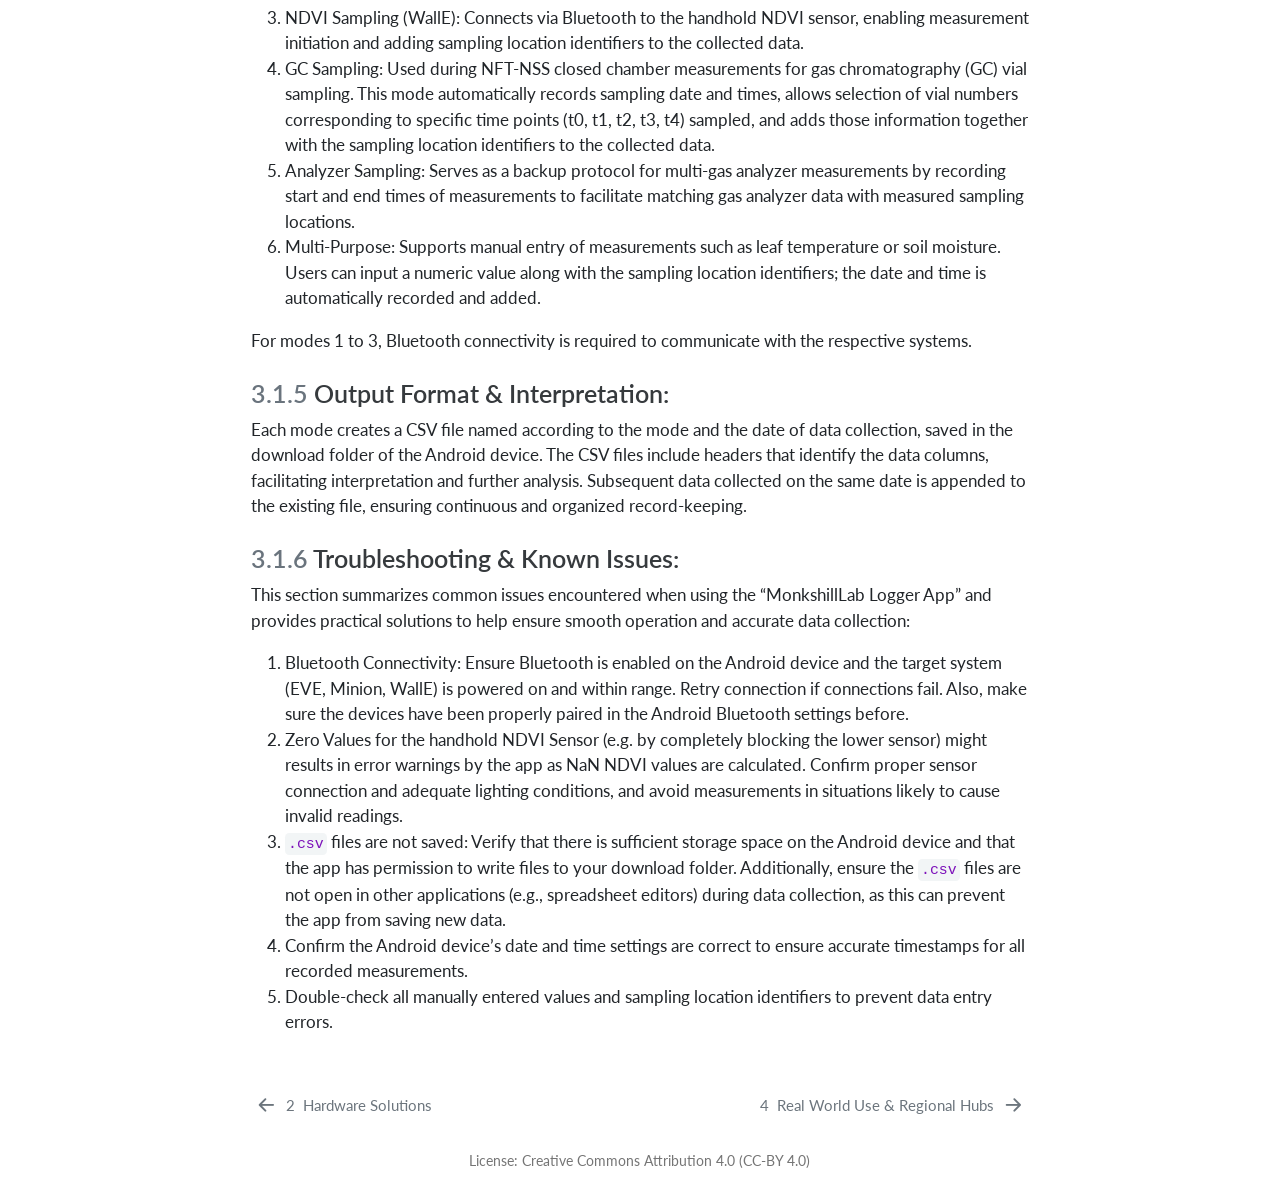
<file: software-solutions.html>
<!DOCTYPE html>
<html xmlns="http://www.w3.org/1999/xhtml" lang="en" xml:lang="en"><head>

<meta charset="utf-8">
<meta name="generator" content="quarto-1.9.37">

<meta name="viewport" content="width=device-width, initial-scale=1.0, user-scalable=yes">


<title>3&nbsp; Software Solutions – Build-It-Yourself: Low-Cost Systems for Field Ecophysiology</title>
<style>
/* Default styles provided by pandoc.
** See https://pandoc.org/MANUAL.html#variables-for-html for config info.
*/
code{white-space: pre-wrap;}
span.smallcaps{font-variant: small-caps;}
div.columns{display: flex; gap: min(4vw, 1.5em);}
div.column{flex: auto; overflow-x: auto;}
div.hanging-indent{margin-left: 1.5em; text-indent: -1.5em;}
ul.task-list{list-style: none;}
ul.task-list li input[type="checkbox"] {
  width: 0.8em;
  margin: 0 0.8em 0.2em -1em; /* quarto-specific, see https://github.com/quarto-dev/quarto-cli/issues/4556 */ 
  vertical-align: middle;
}
</style>


<script src="site_libs/quarto-nav/quarto-nav.js"></script>
<script src="site_libs/clipboard/clipboard.min.js"></script>
<script src="site_libs/quarto-search/autocomplete.umd.js"></script>
<script src="site_libs/quarto-search/fuse.min.js"></script>
<script src="site_libs/quarto-search/quarto-search.js"></script>
<meta name="quarto:offset" content="./">
<link href="./real-world-use.html" rel="next">
<link href="./hardware-solutions.html" rel="prev">
<link href="./assets/mhl-logo.png" rel="icon" type="image/png">
<script src="site_libs/quarto-html/quarto.js" type="module"></script>
<script src="site_libs/quarto-html/tabsets/tabsets.js" type="module"></script>
<script src="site_libs/quarto-html/popper.min.js"></script>
<script src="site_libs/quarto-html/tippy.umd.min.js"></script>
<script src="site_libs/quarto-html/anchor.min.js"></script>
<link href="site_libs/quarto-html/tippy.css" rel="stylesheet">
<link href="site_libs/quarto-html/quarto-syntax-highlighting-7f8f88aac4f3542376d5c11b86a4c14d.css" rel="stylesheet" class="quarto-color-scheme" id="quarto-text-highlighting-styles">
<link href="site_libs/quarto-html/quarto-syntax-highlighting-dark-d0ae9245876894da5ac7e18953ecc5cc.css" rel="stylesheet" class="quarto-color-scheme quarto-color-alternate" id="quarto-text-highlighting-styles">
<link href="site_libs/quarto-html/quarto-syntax-highlighting-7f8f88aac4f3542376d5c11b86a4c14d.css" rel="stylesheet" class="quarto-color-scheme-extra" id="quarto-text-highlighting-styles">
<script src="site_libs/bootstrap/bootstrap.min.js"></script>
<link href="site_libs/bootstrap/bootstrap-icons.css" rel="stylesheet">
<link href="site_libs/bootstrap/bootstrap-299e25f7dd983bf99b6040ee74e88e37.min.css" rel="stylesheet" append-hash="true" class="quarto-color-scheme" id="quarto-bootstrap" data-mode="light">
<link href="site_libs/bootstrap/bootstrap-dark-4070aed0ba7530c7d70946110958b82e.min.css" rel="stylesheet" append-hash="true" class="quarto-color-scheme quarto-color-alternate" id="quarto-bootstrap" data-mode="dark">
<link href="site_libs/bootstrap/bootstrap-299e25f7dd983bf99b6040ee74e88e37.min.css" rel="stylesheet" append-hash="true" class="quarto-color-scheme-extra" id="quarto-bootstrap" data-mode="light">
<script id="quarto-search-options" type="application/json">{
  "location": "sidebar",
  "copy-button": false,
  "collapse-after": 3,
  "panel-placement": "start",
  "type": "textbox",
  "limit": 50,
  "keyboard-shortcut": [
    "f",
    "/",
    "s"
  ],
  "show-item-context": false,
  "language": {
    "search-no-results-text": "No results",
    "search-matching-documents-text": "matching documents",
    "search-copy-link-title": "Copy link to search",
    "search-hide-matches-text": "Hide additional matches",
    "search-more-match-text": "more match in this document",
    "search-more-matches-text": "more matches in this document",
    "search-clear-button-title": "Clear",
    "search-text-placeholder": "",
    "search-detached-cancel-button-title": "Cancel",
    "search-submit-button-title": "Submit",
    "search-label": "Search"
  }
}</script>
<script async="" src="https://hypothes.is/embed.js"></script>
<script>
  window.document.addEventListener("DOMContentLoaded", function (_event) {
    document.body.classList.add('hypothesis-enabled');
  });
</script>


</head>

<body class="nav-sidebar docked quarto-light"><script id="quarto-html-before-body" type="application/javascript">
    const toggleBodyColorMode = (bsSheetEl) => {
      const mode = bsSheetEl.getAttribute("data-mode");
      const bodyEl = window.document.querySelector("body");
      if (mode === "dark") {
        bodyEl.classList.add("quarto-dark");
        bodyEl.classList.remove("quarto-light");
      } else {
        bodyEl.classList.add("quarto-light");
        bodyEl.classList.remove("quarto-dark");
      }
    }
    const toggleBodyColorPrimary = () => {
      const bsSheetEl = window.document.querySelector("link#quarto-bootstrap:not([rel=disabled-stylesheet])");
      if (bsSheetEl) {
        toggleBodyColorMode(bsSheetEl);
      }
    }
    const setColorSchemeToggle = (alternate) => {
      const toggles = window.document.querySelectorAll('.quarto-color-scheme-toggle');
      for (let i=0; i < toggles.length; i++) {
        const toggle = toggles[i];
        if (toggle) {
          if (alternate) {
            toggle.classList.add("alternate");
          } else {
            toggle.classList.remove("alternate");
          }
        }
      }
    };
    const toggleColorMode = (alternate) => {
      // Switch the stylesheets
      const primaryStylesheets = window.document.querySelectorAll('link.quarto-color-scheme:not(.quarto-color-alternate)');
      const alternateStylesheets = window.document.querySelectorAll('link.quarto-color-scheme.quarto-color-alternate');
      manageTransitions('#quarto-margin-sidebar .nav-link', false);
      if (alternate) {
        // note: dark is layered on light, we don't disable primary!
        enableStylesheet(alternateStylesheets);
        for (const sheetNode of alternateStylesheets) {
          if (sheetNode.id === "quarto-bootstrap") {
            toggleBodyColorMode(sheetNode);
          }
        }
      } else {
        disableStylesheet(alternateStylesheets);
        enableStylesheet(primaryStylesheets)
        toggleBodyColorPrimary();
      }
      manageTransitions('#quarto-margin-sidebar .nav-link', true);
      // Switch the toggles
      setColorSchemeToggle(alternate)
      // Hack to workaround the fact that safari doesn't
      // properly recolor the scrollbar when toggling (#1455)
      if (navigator.userAgent.indexOf('Safari') > 0 && navigator.userAgent.indexOf('Chrome') == -1) {
        manageTransitions("body", false);
        window.scrollTo(0, 1);
        setTimeout(() => {
          window.scrollTo(0, 0);
          manageTransitions("body", true);
        }, 40);
      }
    }
    const disableStylesheet = (stylesheets) => {
      for (let i=0; i < stylesheets.length; i++) {
        const stylesheet = stylesheets[i];
        stylesheet.rel = 'disabled-stylesheet';
      }
    }
    const enableStylesheet = (stylesheets) => {
      for (let i=0; i < stylesheets.length; i++) {
        const stylesheet = stylesheets[i];
        if(stylesheet.rel !== 'stylesheet') { // for Chrome, which will still FOUC without this check
          stylesheet.rel = 'stylesheet';
        }
      }
    }
    const manageTransitions = (selector, allowTransitions) => {
      const els = window.document.querySelectorAll(selector);
      for (let i=0; i < els.length; i++) {
        const el = els[i];
        if (allowTransitions) {
          el.classList.remove('notransition');
        } else {
          el.classList.add('notransition');
        }
      }
    }
    const isFileUrl = () => {
      return window.location.protocol === 'file:';
    }
    const hasAlternateSentinel = () => {
      let styleSentinel = getColorSchemeSentinel();
      if (styleSentinel !== null) {
        return styleSentinel === "alternate";
      } else {
        return false;
      }
    }
    const setStyleSentinel = (alternate) => {
      const value = alternate ? "alternate" : "default";
      if (!isFileUrl()) {
        window.localStorage.setItem("quarto-color-scheme", value);
      } else {
        localAlternateSentinel = value;
      }
    }
    const getColorSchemeSentinel = () => {
      if (!isFileUrl()) {
        const storageValue = window.localStorage.getItem("quarto-color-scheme");
        return storageValue != null ? storageValue : localAlternateSentinel;
      } else {
        return localAlternateSentinel;
      }
    }
    const toggleGiscusIfUsed = (isAlternate, darkModeDefault) => {
      const baseTheme = document.querySelector('#giscus-base-theme')?.value ?? 'light';
      const alternateTheme = document.querySelector('#giscus-alt-theme')?.value ?? 'dark';
      let newTheme = '';
      if(authorPrefersDark) {
        newTheme = isAlternate ? baseTheme : alternateTheme;
      } else {
        newTheme = isAlternate ? alternateTheme : baseTheme;
      }
      const changeGiscusTheme = () => {
        // From: https://github.com/giscus/giscus/issues/336
        const sendMessage = (message) => {
          const iframe = document.querySelector('iframe.giscus-frame');
          if (!iframe) return;
          iframe.contentWindow.postMessage({ giscus: message }, 'https://giscus.app');
        }
        sendMessage({
          setConfig: {
            theme: newTheme
          }
        });
      }
      const isGiscussLoaded = window.document.querySelector('iframe.giscus-frame') !== null;
      if (isGiscussLoaded) {
        changeGiscusTheme();
      }
    };
    const authorPrefersDark = false;
    const darkModeDefault = authorPrefersDark;
      document.querySelector('link#quarto-text-highlighting-styles.quarto-color-scheme-extra').rel = 'disabled-stylesheet';
      document.querySelector('link#quarto-bootstrap.quarto-color-scheme-extra').rel = 'disabled-stylesheet';
    let localAlternateSentinel = darkModeDefault ? 'alternate' : 'default';
    // Dark / light mode switch
    window.quartoToggleColorScheme = () => {
      // Read the current dark / light value
      let toAlternate = !hasAlternateSentinel();
      toggleColorMode(toAlternate);
      setStyleSentinel(toAlternate);
      toggleGiscusIfUsed(toAlternate, darkModeDefault);
      window.dispatchEvent(new Event('resize'));
    };
    // Switch to dark mode if need be
    if (hasAlternateSentinel()) {
      toggleColorMode(true);
    } else {
      toggleColorMode(false);
    }
  </script>

<div id="quarto-search-results"></div>
  <header id="quarto-header" class="headroom fixed-top">
  <nav class="quarto-secondary-nav">
    <div class="container-fluid d-flex">
      <button type="button" class="quarto-btn-toggle btn" data-bs-toggle="collapse" role="button" data-bs-target=".quarto-sidebar-collapse-item" aria-controls="quarto-sidebar" aria-expanded="false" aria-label="Toggle sidebar navigation" onclick="if (window.quartoToggleHeadroom) { window.quartoToggleHeadroom(); }">
        <i class="bi bi-layout-text-sidebar-reverse"></i>
      </button>
        <nav class="quarto-page-breadcrumbs" aria-label="breadcrumb"><ol class="breadcrumb"><li class="breadcrumb-item"><a href="./software-solutions.html"><span class="chapter-number">3</span>&nbsp; <span class="chapter-title">Software Solutions</span></a></li></ol></nav>
        <a class="flex-grow-1" role="navigation" data-bs-toggle="collapse" data-bs-target=".quarto-sidebar-collapse-item" aria-controls="quarto-sidebar" aria-expanded="false" aria-label="Toggle sidebar navigation" onclick="if (window.quartoToggleHeadroom) { window.quartoToggleHeadroom(); }">      
        </a>
      <button type="button" class="btn quarto-search-button" aria-label="Search" onclick="window.quartoOpenSearch();">
        <i class="bi bi-search"></i>
      </button>
    </div>
  </nav>
</header>
<!-- content -->
<div id="quarto-content" class="quarto-container page-columns page-rows-contents page-layout-article">
<!-- sidebar -->
  <nav id="quarto-sidebar" class="sidebar collapse collapse-horizontal quarto-sidebar-collapse-item sidebar-navigation docked overflow-auto">
    <div class="pt-lg-2 mt-2 text-center sidebar-header sidebar-header-stacked">
      <a href="./index.html" class="sidebar-logo-link">
      <img src="./assets/mhl-logo.png" alt="" class="sidebar-logo light-content py-0 d-lg-inline d-none">
      <img src="./assets/mhl-logo.png" alt="" class="sidebar-logo dark-content py-0 d-lg-inline d-none">
      </a>
    <div class="sidebar-title mb-0 py-0">
      <a href="./"></a> 
        <div class="sidebar-tools-main tools-wide">
    <a href="mailto:mathiashoffmann@zalf.de" title="" class="quarto-navigation-tool px-1" aria-label=""><i class="bi bi-envelope"></i></a>
    <a href="https://github.com/zalf-lli/LCSfFE-handbook" title="Source Code" class="quarto-navigation-tool px-1" aria-label="Source Code"><i class="bi bi-github"></i></a>
    <a href="./Build-It-Yourself--Low-Cost-Systems-for-Field-Ecophysiology.pdf" title="Download PDF" class="quarto-navigation-tool px-1" aria-label="Download PDF"><i class="bi bi-file-pdf"></i></a>
  <a href="" class="quarto-color-scheme-toggle quarto-navigation-tool  px-1" onclick="window.quartoToggleColorScheme(); return false;" title="Toggle dark mode"><i class="bi"></i></a>
</div>
    </div>
      </div>
        <div class="mt-2 flex-shrink-0 align-items-center">
        <div class="sidebar-search">
        <div id="quarto-search" class="" title="Search"></div>
        </div>
        </div>
    <div class="sidebar-menu-container"> 
    <ul class="list-unstyled mt-1">
        <li class="sidebar-item">
  <div class="sidebar-item-container"> 
  <a href="./index.html" class="sidebar-item-text sidebar-link">
 <span class="menu-text"><span class="chapter-number">1</span>&nbsp; <span class="chapter-title">Preface</span></span></a>
  </div>
</li>
        <li class="sidebar-item">
  <div class="sidebar-item-container"> 
  <a href="./hardware-solutions.html" class="sidebar-item-text sidebar-link">
 <span class="menu-text"><span class="chapter-number">2</span>&nbsp; <span class="chapter-title">Hardware Solutions</span></span></a>
  </div>
</li>
        <li class="sidebar-item">
  <div class="sidebar-item-container"> 
  <a href="./software-solutions.html" class="sidebar-item-text sidebar-link active">
 <span class="menu-text"><span class="chapter-number">3</span>&nbsp; <span class="chapter-title">Software Solutions</span></span></a>
  </div>
</li>
        <li class="sidebar-item">
  <div class="sidebar-item-container"> 
  <a href="./real-world-use.html" class="sidebar-item-text sidebar-link">
 <span class="menu-text"><span class="chapter-number">4</span>&nbsp; <span class="chapter-title">Real World Use &amp; Regional Hubs</span></span></a>
  </div>
</li>
        <li class="sidebar-item">
  <div class="sidebar-item-container"> 
  <a href="./appendices.html" class="sidebar-item-text sidebar-link">
 <span class="menu-text"><span class="chapter-number">5</span>&nbsp; <span class="chapter-title">Appendices</span></span></a>
  </div>
</li>
        <li class="sidebar-item">
  <div class="sidebar-item-container"> 
  <a href="./references.html" class="sidebar-item-text sidebar-link">
 <span class="menu-text">References</span></a>
  </div>
</li>
        <li class="sidebar-item">
  <div class="sidebar-item-container"> 
  <a href="./abbreviations.html" class="sidebar-item-text sidebar-link">
 <span class="menu-text">Abbreviations</span></a>
  </div>
</li>
        <li class="sidebar-item">
  <div class="sidebar-item-container"> 
  <a href="./contributing.html" class="sidebar-item-text sidebar-link">
 <span class="menu-text">Contributing</span></a>
  </div>
</li>
    </ul>
    </div>
</nav>
<div id="quarto-sidebar-glass" class="quarto-sidebar-collapse-item" data-bs-toggle="collapse" data-bs-target=".quarto-sidebar-collapse-item"></div>
<!-- margin-sidebar -->
    <div id="quarto-margin-sidebar" class="sidebar margin-sidebar">
        <nav id="TOC" role="doc-toc" class="toc-active">
    <h2 id="toc-title">Table of contents</h2>
   
  <ul>
  <li><a href="#sec-monkshilllab-app" id="toc-sec-monkshilllab-app" class="nav-link active" data-scroll-target="#sec-monkshilllab-app"><span class="header-section-number">3.1</span> MonksHillLab Logger App</a>
  <ul class="collapse">
  <li><a href="#sec-monkshilllab-app-purpose" id="toc-sec-monkshilllab-app-purpose" class="nav-link" data-scroll-target="#sec-monkshilllab-app-purpose"><span class="header-section-number">3.1.1</span> Purpose &amp; Use Case:</a></li>
  <li><a href="#sec-monkshilllab-app-requirements" id="toc-sec-monkshilllab-app-requirements" class="nav-link" data-scroll-target="#sec-monkshilllab-app-requirements"><span class="header-section-number">3.1.2</span> System Requirements:</a></li>
  <li><a href="#sec-monkshilllab-app-installation" id="toc-sec-monkshilllab-app-installation" class="nav-link" data-scroll-target="#sec-monkshilllab-app-installation"><span class="header-section-number">3.1.3</span> Installation &amp; Setup:</a></li>
  <li><a href="#sec-monkshilllab-app-usage" id="toc-sec-monkshilllab-app-usage" class="nav-link" data-scroll-target="#sec-monkshilllab-app-usage"><span class="header-section-number">3.1.4</span> Usage Instructions:</a></li>
  <li><a href="#sec-monkshilllab-app-output" id="toc-sec-monkshilllab-app-output" class="nav-link" data-scroll-target="#sec-monkshilllab-app-output"><span class="header-section-number">3.1.5</span> Output Format &amp; Interpretation:</a></li>
  <li><a href="#sec-monkshilllab-app-troubleshooting" id="toc-sec-monkshilllab-app-troubleshooting" class="nav-link" data-scroll-target="#sec-monkshilllab-app-troubleshooting"><span class="header-section-number">3.1.6</span> Troubleshooting &amp; Known Issues:</a></li>
  </ul></li>
  </ul>
<div class="toc-actions"><ul><li><a href="https://github.com/zalf-lli/LCSfFE-handbook/edit/main/software-solutions.qmd" class="toc-action"><i class="bi bi-github"></i>Edit this page</a></li></ul></div></nav>
    </div>
<!-- main -->
<main class="content" id="quarto-document-content">


<header id="title-block-header" class="quarto-title-block default">
<div class="quarto-title">
<h1 class="title"><span class="chapter-number">3</span>&nbsp; <span class="chapter-title">Software Solutions</span></h1>
</div>



<div class="quarto-title-meta">

    
  
    
  </div>
  


</header>


<section id="sec-monkshilllab-app" class="level2" data-number="3.1">
<h2 data-number="3.1" class="anchored" data-anchor-id="sec-monkshilllab-app"><span class="header-section-number">3.1</span> MonksHillLab Logger App</h2>
<section id="sec-monkshilllab-app-purpose" class="level3" data-number="3.1.1">
<h3 data-number="3.1.1" class="anchored" data-anchor-id="sec-monkshilllab-app-purpose"><span class="header-section-number">3.1.1</span> Purpose &amp; Use Case:</h3>
<p>The “MonkshillLab Logger App” is an Android-based tool developed to support field deployment of low-cost DIY environmental monitoring systems presented in this Handbook. It enables wireless Bluetooth communication between mobile devices and DIY sensors, allowing users to retrieve logged data or trigger new measurements directly in the field. For systems like the handheld NDVI sensor (see <a href="hardware-solutions.html#sec-handheld-spectral" class="quarto-xref"><span>Section 2.2.1</span></a>), the app is essential, as data are stored solely on the mobile device. For other platforms such as the weather station (see <a href="hardware-solutions.html#sec-eve-platform" class="quarto-xref"><span>Section 2.1.3</span></a>) and the manual system to measure CO₂/ET fluxes (see <a href="hardware-solutions.html#sec-manual-flux" class="quarto-xref"><span>Section 2.3.1</span></a>), the app usage is optional but provides a convenient alternative to physical data retrieval. Beyond sensor communication, the app includes modes for manually entering field observations—such as leaf temperature or soil moisture. This allows users to directly digitize field data at the point of measurement, improving organization and reducing transcription errors. All functionalities are structured into modular “modes” within the app, which users can select depending on the used low-cost DIY system or measurement task in field.</p>
</section>
<section id="sec-monkshilllab-app-requirements" class="level3" data-number="3.1.2">
<h3 data-number="3.1.2" class="anchored" data-anchor-id="sec-monkshilllab-app-requirements"><span class="header-section-number">3.1.2</span> System Requirements:</h3>
<p>The “MonkshillLab Logger App” is developed using <a href="https://appinventor.mit.edu/">MIT App Inventor</a> and is currently available as a standalone <code>.apk</code> file (~3.7 MB; <a href="appendices.html#sec-appendix_C" class="quarto-xref"><span>Section 5.3</span></a>). It is compatible with most Android devices, typically Android 6.0 (Marshmallow) or higher. The app is not available on the Google Play Store and must be downloaded manually (see <a href="#sec-monkshilllab-app-installation" class="quarto-xref"><span>Section 3.1.3</span></a>). For Bluetooth communication, the app is designed to work with HC-05 Bluetooth modules, which operate using the classic Bluetooth protocol. These modules are commonly used in low-cost DIY microcontroller systems and are supported by Android. iOS devices are not compatible with HC-05 modules and are therefore not supported by the current version of the app. To ensure proper functionality, the Android device must support:</p>
<ol type="1">
<li>Classic Bluetooth (not only BLE)</li>
<li>External storage access, which is needed to store <code>.csv</code> files in download folder</li>
<li>Location permission, which is needed to scan for new Bluetooth devices</li>
</ol>
</section>
<section id="sec-monkshilllab-app-installation" class="level3" data-number="3.1.3">
<h3 data-number="3.1.3" class="anchored" data-anchor-id="sec-monkshilllab-app-installation"><span class="header-section-number">3.1.3</span> Installation &amp; Setup:</h3>
<p>The “MonkshillLab Logger App” is distributed as a standalone <code>.apk</code> file (see <a href="appendices.html#sec-appendix_C" class="quarto-xref"><span>Section 5.3</span></a>) and must be installed manually. The file can be transferred to the Android device via USB, Bluetooth, or email/cloud services. To install the app:</p>
<ol type="1">
<li>Enable “Install unknown apps”; On most Android devices, navigate to: Settings → Apps &amp; notifications → Special app access → Install unknown apps; Then allow your file manager (e.g., “Files” or “Chrome”) to install apps.</li>
<li>Open the transferred <code>.apk</code> on the device and confirm the installation prompt</li>
<li>Grant necessary permissions; Upon first launch, the app will likely request:
<ul>
<li>Location access (required to scan for new Bluetooth devices)</li>
<li>Storage access (to save generated <code>.csv</code> data files to your Downloads folder)</li>
</ul></li>
<li>Go to Bluetooth settings on your Android device and pair with the HC-05 device (usually named “HC-05” or similar; Tip: rename your low-cost DIY devices for better organization); default pairing PIN is often 1234 or 0000.</li>
</ol>
<p>Once installed and paired, the “MonkshillLab Logger App” is ready to be used in the field. Users can select a measurement mode, connect to the device, and begin data retrieval or manual entry.</p>
</section>
<section id="sec-monkshilllab-app-usage" class="level3" data-number="3.1.4">
<h3 data-number="3.1.4" class="anchored" data-anchor-id="sec-monkshilllab-app-usage"><span class="header-section-number">3.1.4</span> Usage Instructions:</h3>
<p>The “MonkshillLab Logger App” operates in six distinct modes, each tailored to specific measurement tasks:</p>
<ol type="1">
<li>Weather Station (EVE): Collects via Bluetooth environmental data from the weather station (see <a href="hardware-solutions.html#sec-eve-platform" class="quarto-xref"><span>Section 2.1.3</span></a>)</li>
<li>CO₂ &amp; ET Sampling (Minion): Connects via Bluetooth to the manual device for CO2 and ET flux measurements (see <a href="hardware-solutions.html#sec-manual-flux" class="quarto-xref"><span>Section 2.3.1</span></a>) to initiate CO₂ and ET flux measurements and associate sampling location identifiers to the collected data.</li>
<li>NDVI Sampling (WallE): Connects via Bluetooth to the handhold NDVI sensor, enabling measurement initiation and adding sampling location identifiers to the collected data.</li>
<li>GC Sampling: Used during NFT-NSS closed chamber measurements for gas chromatography (GC) vial sampling. This mode automatically records sampling date and times, allows selection of vial numbers corresponding to specific time points (t0, t1, t2, t3, t4) sampled, and adds those information together with the sampling location identifiers to the collected data.</li>
<li>Analyzer Sampling: Serves as a backup protocol for multi-gas analyzer measurements by recording start and end times of measurements to facilitate matching gas analyzer data with measured sampling locations.</li>
<li>Multi-Purpose: Supports manual entry of measurements such as leaf temperature or soil moisture. Users can input a numeric value along with the sampling location identifiers; the date and time is automatically recorded and added.</li>
</ol>
<p>For modes 1 to 3, Bluetooth connectivity is required to communicate with the respective systems.</p>
</section>
<section id="sec-monkshilllab-app-output" class="level3" data-number="3.1.5">
<h3 data-number="3.1.5" class="anchored" data-anchor-id="sec-monkshilllab-app-output"><span class="header-section-number">3.1.5</span> Output Format &amp; Interpretation:</h3>
<p>Each mode creates a CSV file named according to the mode and the date of data collection, saved in the download folder of the Android device. The CSV files include headers that identify the data columns, facilitating interpretation and further analysis. Subsequent data collected on the same date is appended to the existing file, ensuring continuous and organized record-keeping.</p>
</section>
<section id="sec-monkshilllab-app-troubleshooting" class="level3" data-number="3.1.6">
<h3 data-number="3.1.6" class="anchored" data-anchor-id="sec-monkshilllab-app-troubleshooting"><span class="header-section-number">3.1.6</span> Troubleshooting &amp; Known Issues:</h3>
<p>This section summarizes common issues encountered when using the “MonkshillLab Logger App” and provides practical solutions to help ensure smooth operation and accurate data collection:</p>
<ol type="1">
<li>Bluetooth Connectivity: Ensure Bluetooth is enabled on the Android device and the target system (EVE, Minion, WallE) is powered on and within range. Retry connection if connections fail. Also, make sure the devices have been properly paired in the Android Bluetooth settings before.</li>
<li>Zero Values for the handhold NDVI Sensor (e.g.&nbsp;by completely blocking the lower sensor) might results in error warnings by the app as NaN NDVI values are calculated. Confirm proper sensor connection and adequate lighting conditions, and avoid measurements in situations likely to cause invalid readings.</li>
<li><code>.csv</code> files are not saved: Verify that there is sufficient storage space on the Android device and that the app has permission to write files to your download folder. Additionally, ensure the <code>.csv</code> files are not open in other applications (e.g., spreadsheet editors) during data collection, as this can prevent the app from saving new data.</li>
<li>Confirm the Android device’s date and time settings are correct to ensure accurate timestamps for all recorded measurements.</li>
<li>Double-check all manually entered values and sampling location identifiers to prevent data entry errors.</li>
</ol>


</section>
</section>

</main> <!-- /main -->
<script id="quarto-html-after-body" type="application/javascript">
  window.document.addEventListener("DOMContentLoaded", function (event) {
    // Ensure there is a toggle, if there isn't float one in the top right
    if (window.document.querySelector('.quarto-color-scheme-toggle') === null) {
      const a = window.document.createElement('a');
      a.classList.add('top-right');
      a.classList.add('quarto-color-scheme-toggle');
      a.href = "";
      a.onclick = function() { try { window.quartoToggleColorScheme(); } catch {} return false; };
      const i = window.document.createElement("i");
      i.classList.add('bi');
      a.appendChild(i);
      window.document.body.appendChild(a);
    }
    setColorSchemeToggle(hasAlternateSentinel())
    const icon = "";
    const anchorJS = new window.AnchorJS();
    anchorJS.options = {
      placement: 'right',
      icon: icon
    };
    anchorJS.add('.anchored');
    const isCodeAnnotation = (el) => {
      for (const clz of el.classList) {
        if (clz.startsWith('code-annotation-')) {                     
          return true;
        }
      }
      return false;
    }
    const onCopySuccess = function(e) {
      // button target
      const button = e.trigger;
      // don't keep focus
      button.blur();
      // flash "checked"
      button.classList.add('code-copy-button-checked');
      var currentTitle = button.getAttribute("title");
      button.setAttribute("title", "Copied!");
      let tooltip;
      if (window.bootstrap) {
        button.setAttribute("data-bs-toggle", "tooltip");
        button.setAttribute("data-bs-placement", "left");
        button.setAttribute("data-bs-title", "Copied!");
        tooltip = new bootstrap.Tooltip(button, 
          { trigger: "manual", 
            customClass: "code-copy-button-tooltip",
            offset: [0, -8]});
        tooltip.show();    
      }
      setTimeout(function() {
        if (tooltip) {
          tooltip.hide();
          button.removeAttribute("data-bs-title");
          button.removeAttribute("data-bs-toggle");
          button.removeAttribute("data-bs-placement");
        }
        button.setAttribute("title", currentTitle);
        button.classList.remove('code-copy-button-checked');
      }, 1000);
      // clear code selection
      e.clearSelection();
    }
    const getTextToCopy = function(trigger) {
      const outerScaffold = trigger.parentElement.cloneNode(true);
      const codeEl = outerScaffold.querySelector('code');
      for (const childEl of codeEl.children) {
        if (isCodeAnnotation(childEl)) {
          childEl.remove();
        }
      }
      return codeEl.innerText;
    }
    const clipboard = new window.ClipboardJS('.code-copy-button:not([data-in-quarto-modal])', {
      text: getTextToCopy
    });
    clipboard.on('success', onCopySuccess);
    if (window.document.getElementById('quarto-embedded-source-code-modal')) {
      const clipboardModal = new window.ClipboardJS('.code-copy-button[data-in-quarto-modal]', {
        text: getTextToCopy,
        container: window.document.getElementById('quarto-embedded-source-code-modal')
      });
      clipboardModal.on('success', onCopySuccess);
    }
      var localhostRegex = new RegExp(/^(?:http|https):\/\/localhost\:?[0-9]*\//);
      var mailtoRegex = new RegExp(/^mailto:/);
        var filterRegex = new RegExp('/' + window.location.host + '/');
      var isInternal = (href) => {
          return filterRegex.test(href) || localhostRegex.test(href) || mailtoRegex.test(href);
      }
      // Inspect non-navigation links and adorn them if external
     var links = window.document.querySelectorAll('a[href]:not(.nav-link):not(.navbar-brand):not(.toc-action):not(.sidebar-link):not(.sidebar-item-toggle):not(.pagination-link):not(.no-external):not([aria-hidden]):not(.dropdown-item):not(.quarto-navigation-tool):not(.about-link)');
      for (var i=0; i<links.length; i++) {
        const link = links[i];
        if (!isInternal(link.href)) {
          // undo the damage that might have been done by quarto-nav.js in the case of
          // links that we want to consider external
          if (link.dataset.originalHref !== undefined) {
            link.href = link.dataset.originalHref;
          }
        }
      }
    function tippyHover(el, contentFn, onTriggerFn, onUntriggerFn) {
      const config = {
        allowHTML: true,
        maxWidth: 500,
        delay: 100,
        arrow: false,
        appendTo: function(el) {
            return el.parentElement;
        },
        interactive: true,
        interactiveBorder: 10,
        theme: 'quarto',
        placement: 'bottom-start',
      };
      if (contentFn) {
        config.content = contentFn;
      }
      if (onTriggerFn) {
        config.onTrigger = onTriggerFn;
      }
      if (onUntriggerFn) {
        config.onUntrigger = onUntriggerFn;
      }
      window.tippy(el, config); 
    }
    const noterefs = window.document.querySelectorAll('a[role="doc-noteref"]');
    for (var i=0; i<noterefs.length; i++) {
      const ref = noterefs[i];
      tippyHover(ref, function() {
        // use id or data attribute instead here
        let href = ref.getAttribute('data-footnote-href') || ref.getAttribute('href');
        try { href = new URL(href).hash; } catch {}
        const id = href.replace(/^#\/?/, "");
        const note = window.document.getElementById(id);
        if (note) {
          return note.innerHTML;
        } else {
          return "";
        }
      });
    }
    const xrefs = window.document.querySelectorAll('a.quarto-xref');
    const processXRef = (id, note) => {
      // Strip column container classes
      const stripColumnClz = (el) => {
        el.classList.remove("page-full", "page-columns");
        if (el.children) {
          for (const child of el.children) {
            stripColumnClz(child);
          }
        }
      }
      stripColumnClz(note)
      if (id === null || id.startsWith('sec-')) {
        // Special case sections, only their first couple elements
        const container = document.createElement("div");
        if (note.children && note.children.length > 2) {
          container.appendChild(note.children[0].cloneNode(true));
          for (let i = 1; i < note.children.length; i++) {
            const child = note.children[i];
            if (child.tagName === "P" && child.innerText === "") {
              continue;
            } else {
              container.appendChild(child.cloneNode(true));
              break;
            }
          }
          if (window.Quarto?.typesetMath) {
            window.Quarto.typesetMath(container);
          }
          return container.innerHTML
        } else {
          if (window.Quarto?.typesetMath) {
            window.Quarto.typesetMath(note);
          }
          return note.innerHTML;
        }
      } else {
        // Remove any anchor links if they are present
        const anchorLink = note.querySelector('a.anchorjs-link');
        if (anchorLink) {
          anchorLink.remove();
        }
        if (window.Quarto?.typesetMath) {
          window.Quarto.typesetMath(note);
        }
        if (note.classList.contains("callout")) {
          return note.outerHTML;
        } else {
          return note.innerHTML;
        }
      }
    }
    for (var i=0; i<xrefs.length; i++) {
      const xref = xrefs[i];
      tippyHover(xref, undefined, function(instance) {
        instance.disable();
        let url = xref.getAttribute('href');
        let hash = undefined; 
        if (url.startsWith('#')) {
          hash = url;
        } else {
          try { hash = new URL(url).hash; } catch {}
        }
        if (hash) {
          const id = hash.replace(/^#\/?/, "");
          const note = window.document.getElementById(id);
          if (note !== null) {
            try {
              const html = processXRef(id, note.cloneNode(true));
              instance.setContent(html);
            } finally {
              instance.enable();
              instance.show();
            }
          } else {
            // See if we can fetch this
            fetch(url.split('#')[0])
            .then(res => res.text())
            .then(html => {
              const parser = new DOMParser();
              const htmlDoc = parser.parseFromString(html, "text/html");
              const note = htmlDoc.getElementById(id);
              if (note !== null) {
                const html = processXRef(id, note);
                instance.setContent(html);
              } 
            }).finally(() => {
              instance.enable();
              instance.show();
            });
          }
        } else {
          // See if we can fetch a full url (with no hash to target)
          // This is a special case and we should probably do some content thinning / targeting
          fetch(url)
          .then(res => res.text())
          .then(html => {
            const parser = new DOMParser();
            const htmlDoc = parser.parseFromString(html, "text/html");
            const note = htmlDoc.querySelector('main.content');
            if (note !== null) {
              // This should only happen for chapter cross references
              // (since there is no id in the URL)
              // remove the first header
              if (note.children.length > 0 && note.children[0].tagName === "HEADER") {
                note.children[0].remove();
              }
              const html = processXRef(null, note);
              instance.setContent(html);
            } 
          }).finally(() => {
            instance.enable();
            instance.show();
          });
        }
      }, function(instance) {
      });
    }
        let selectedAnnoteEl;
        const selectorForAnnotation = ( cell, annotation) => {
          let cellAttr = 'data-code-cell="' + cell + '"';
          let lineAttr = 'data-code-annotation="' +  annotation + '"';
          const selector = 'span[' + cellAttr + '][' + lineAttr + ']';
          return selector;
        }
        const selectCodeLines = (annoteEl) => {
          const doc = window.document;
          const targetCell = annoteEl.getAttribute("data-target-cell");
          const targetAnnotation = annoteEl.getAttribute("data-target-annotation");
          const annoteSpan = window.document.querySelector(selectorForAnnotation(targetCell, targetAnnotation));
          const lines = annoteSpan.getAttribute("data-code-lines").split(",");
          const lineIds = lines.map((line) => {
            return targetCell + "-" + line;
          })
          let top = null;
          let height = null;
          let parent = null;
          if (lineIds.length > 0) {
              //compute the position of the single el (top and bottom and make a div)
              const el = window.document.getElementById(lineIds[0]);
              top = el.offsetTop;
              height = el.offsetHeight;
              parent = el.parentElement.parentElement;
            if (lineIds.length > 1) {
              const lastEl = window.document.getElementById(lineIds[lineIds.length - 1]);
              const bottom = lastEl.offsetTop + lastEl.offsetHeight;
              height = bottom - top;
            }
            if (top !== null && height !== null && parent !== null) {
              // cook up a div (if necessary) and position it 
              let div = window.document.getElementById("code-annotation-line-highlight");
              if (div === null) {
                div = window.document.createElement("div");
                div.setAttribute("id", "code-annotation-line-highlight");
                div.style.position = 'absolute';
                parent.appendChild(div);
              }
              div.style.top = top - 2 + "px";
              div.style.height = height + 4 + "px";
              div.style.left = 0;
              let gutterDiv = window.document.getElementById("code-annotation-line-highlight-gutter");
              if (gutterDiv === null) {
                gutterDiv = window.document.createElement("div");
                gutterDiv.setAttribute("id", "code-annotation-line-highlight-gutter");
                gutterDiv.style.position = 'absolute';
                const codeCell = window.document.getElementById(targetCell);
                const gutter = codeCell.querySelector('.code-annotation-gutter');
                gutter.appendChild(gutterDiv);
              }
              gutterDiv.style.top = top - 2 + "px";
              gutterDiv.style.height = height + 4 + "px";
            }
            selectedAnnoteEl = annoteEl;
          }
        };
        const unselectCodeLines = () => {
          const elementsIds = ["code-annotation-line-highlight", "code-annotation-line-highlight-gutter"];
          elementsIds.forEach((elId) => {
            const div = window.document.getElementById(elId);
            if (div) {
              div.remove();
            }
          });
          selectedAnnoteEl = undefined;
        };
          // Handle positioning of the toggle
      window.addEventListener(
        "resize",
        throttle(() => {
          elRect = undefined;
          if (selectedAnnoteEl) {
            selectCodeLines(selectedAnnoteEl);
          }
        }, 10)
      );
      function throttle(fn, ms) {
      let throttle = false;
      let timer;
        return (...args) => {
          if(!throttle) { // first call gets through
              fn.apply(this, args);
              throttle = true;
          } else { // all the others get throttled
              if(timer) clearTimeout(timer); // cancel #2
              timer = setTimeout(() => {
                fn.apply(this, args);
                timer = throttle = false;
              }, ms);
          }
        };
      }
        // Attach click handler to the DT
        const annoteDls = window.document.querySelectorAll('dt[data-target-cell]');
        for (const annoteDlNode of annoteDls) {
          annoteDlNode.addEventListener('click', (event) => {
            const clickedEl = event.target;
            if (clickedEl !== selectedAnnoteEl) {
              unselectCodeLines();
              const activeEl = window.document.querySelector('dt[data-target-cell].code-annotation-active');
              if (activeEl) {
                activeEl.classList.remove('code-annotation-active');
              }
              selectCodeLines(clickedEl);
              clickedEl.classList.add('code-annotation-active');
            } else {
              // Unselect the line
              unselectCodeLines();
              clickedEl.classList.remove('code-annotation-active');
            }
          });
        }
    const findCites = (el) => {
      const parentEl = el.parentElement;
      if (parentEl) {
        const cites = parentEl.dataset.cites;
        if (cites) {
          return {
            el,
            cites: cites.split(' ')
          };
        } else {
          return findCites(el.parentElement)
        }
      } else {
        return undefined;
      }
    };
    var bibliorefs = window.document.querySelectorAll('a[role="doc-biblioref"]');
    for (var i=0; i<bibliorefs.length; i++) {
      const ref = bibliorefs[i];
      const citeInfo = findCites(ref);
      if (citeInfo) {
        tippyHover(citeInfo.el, function() {
          var popup = window.document.createElement('div');
          citeInfo.cites.forEach(function(cite) {
            var citeDiv = window.document.createElement('div');
            citeDiv.classList.add('hanging-indent');
            citeDiv.classList.add('csl-entry');
            var biblioDiv = window.document.getElementById('ref-' + cite);
            if (biblioDiv) {
              citeDiv.innerHTML = biblioDiv.innerHTML;
            }
            popup.appendChild(citeDiv);
          });
          return popup.innerHTML;
        });
      }
    }
  });
  </script>
<nav class="page-navigation">
  <div class="nav-page nav-page-previous">
      <a href="./hardware-solutions.html" class="pagination-link" aria-label="Hardware Solutions">
        <i class="bi bi-arrow-left-short"></i> <span class="nav-page-text"><span class="chapter-number">2</span>&nbsp; <span class="chapter-title">Hardware Solutions</span></span>
      </a>          
  </div>
  <div class="nav-page nav-page-next">
      <a href="./real-world-use.html" class="pagination-link" aria-label="Real World Use &amp; Regional Hubs">
        <span class="nav-page-text"><span class="chapter-number">4</span>&nbsp; <span class="chapter-title">Real World Use &amp; Regional Hubs</span></span> <i class="bi bi-arrow-right-short"></i>
      </a>
  </div>
</nav>
</div> <!-- /content -->
<footer class="footer">
  <div class="nav-footer">
    <div class="nav-footer-left">
      &nbsp;
    </div>   
    <div class="nav-footer-center">
<p>License: Creative Commons Attribution 4.0 (CC-BY 4.0)</p>
<div class="toc-actions d-sm-block d-md-none"><ul><li><a href="https://github.com/zalf-lli/LCSfFE-handbook/edit/main/software-solutions.qmd" class="toc-action"><i class="bi bi-github"></i>Edit this page</a></li></ul></div></div>
    <div class="nav-footer-right">
      &nbsp;
    </div>
  </div>
</footer>




</body></html>
</file>
<file: site_libs/quarto-html/tippy.css>
.tippy-box[data-animation=fade][data-state=hidden]{opacity:0}[data-tippy-root]{max-width:calc(100vw - 10px)}.tippy-box{position:relative;background-color:#333;color:#fff;border-radius:4px;font-size:14px;line-height:1.4;white-space:normal;outline:0;transition-property:transform,visibility,opacity}.tippy-box[data-placement^=top]>.tippy-arrow{bottom:0}.tippy-box[data-placement^=top]>.tippy-arrow:before{bottom:-7px;left:0;border-width:8px 8px 0;border-top-color:initial;transform-origin:center top}.tippy-box[data-placement^=bottom]>.tippy-arrow{top:0}.tippy-box[data-placement^=bottom]>.tippy-arrow:before{top:-7px;left:0;border-width:0 8px 8px;border-bottom-color:initial;transform-origin:center bottom}.tippy-box[data-placement^=left]>.tippy-arrow{right:0}.tippy-box[data-placement^=left]>.tippy-arrow:before{border-width:8px 0 8px 8px;border-left-color:initial;right:-7px;transform-origin:center left}.tippy-box[data-placement^=right]>.tippy-arrow{left:0}.tippy-box[data-placement^=right]>.tippy-arrow:before{left:-7px;border-width:8px 8px 8px 0;border-right-color:initial;transform-origin:center right}.tippy-box[data-inertia][data-state=visible]{transition-timing-function:cubic-bezier(.54,1.5,.38,1.11)}.tippy-arrow{width:16px;height:16px;color:#333}.tippy-arrow:before{content:"";position:absolute;border-color:transparent;border-style:solid}.tippy-content{position:relative;padding:5px 9px;z-index:1}
</file>
<file: site_libs/quarto-html/quarto-syntax-highlighting-7f8f88aac4f3542376d5c11b86a4c14d.css>
/* quarto syntax highlight colors */
:root {
  --quarto-hl-ot-color: #003B4F;
  --quarto-hl-at-color: #657422;
  --quarto-hl-ss-color: #20794D;
  --quarto-hl-an-color: #5E5E5E;
  --quarto-hl-fu-color: #4758AB;
  --quarto-hl-st-color: #20794D;
  --quarto-hl-cf-color: #003B4F;
  --quarto-hl-op-color: #5E5E5E;
  --quarto-hl-er-color: #AD0000;
  --quarto-hl-bn-color: #AD0000;
  --quarto-hl-al-color: #AD0000;
  --quarto-hl-va-color: #111111;
  --quarto-hl-bu-color: inherit;
  --quarto-hl-ex-color: inherit;
  --quarto-hl-pp-color: #AD0000;
  --quarto-hl-in-color: #5E5E5E;
  --quarto-hl-vs-color: #20794D;
  --quarto-hl-wa-color: #5E5E5E;
  --quarto-hl-do-color: #5E5E5E;
  --quarto-hl-im-color: #00769E;
  --quarto-hl-ch-color: #20794D;
  --quarto-hl-dt-color: #AD0000;
  --quarto-hl-fl-color: #AD0000;
  --quarto-hl-co-color: #5E5E5E;
  --quarto-hl-cv-color: #5E5E5E;
  --quarto-hl-cn-color: #8f5902;
  --quarto-hl-sc-color: #5E5E5E;
  --quarto-hl-dv-color: #AD0000;
  --quarto-hl-kw-color: #003B4F;
}

/* other quarto variables */
:root {
  --quarto-font-monospace: SFMono-Regular, Menlo, Monaco, Consolas, "Liberation Mono", "Courier New", monospace;
}

/* syntax highlight based on Pandoc's rules */
pre > code.sourceCode > span {
  color: #003B4F;
}

code.sourceCode > span {
  color: #003B4F;
}

div.sourceCode,
div.sourceCode pre.sourceCode {
  color: #003B4F;
}

/* Normal */
code span {
  color: #003B4F;
}

/* Alert */
code span.al {
  color: #AD0000;
  font-style: inherit;
}

/* Annotation */
code span.an {
  color: #5E5E5E;
  font-style: inherit;
}

/* Attribute */
code span.at {
  color: #657422;
  font-style: inherit;
}

/* BaseN */
code span.bn {
  color: #AD0000;
  font-style: inherit;
}

/* BuiltIn */
code span.bu {
  font-style: inherit;
}

/* ControlFlow */
code span.cf {
  color: #003B4F;
  font-weight: bold;
  font-style: inherit;
}

/* Char */
code span.ch {
  color: #20794D;
  font-style: inherit;
}

/* Constant */
code span.cn {
  color: #8f5902;
  font-style: inherit;
}

/* Comment */
code span.co {
  color: #5E5E5E;
  font-style: inherit;
}

/* CommentVar */
code span.cv {
  color: #5E5E5E;
  font-style: italic;
}

/* Documentation */
code span.do {
  color: #5E5E5E;
  font-style: italic;
}

/* DataType */
code span.dt {
  color: #AD0000;
  font-style: inherit;
}

/* DecVal */
code span.dv {
  color: #AD0000;
  font-style: inherit;
}

/* Error */
code span.er {
  color: #AD0000;
  font-style: inherit;
}

/* Extension */
code span.ex {
  font-style: inherit;
}

/* Float */
code span.fl {
  color: #AD0000;
  font-style: inherit;
}

/* Function */
code span.fu {
  color: #4758AB;
  font-style: inherit;
}

/* Import */
code span.im {
  color: #00769E;
  font-style: inherit;
}

/* Information */
code span.in {
  color: #5E5E5E;
  font-style: inherit;
}

/* Keyword */
code span.kw {
  color: #003B4F;
  font-weight: bold;
  font-style: inherit;
}

/* Operator */
code span.op {
  color: #5E5E5E;
  font-style: inherit;
}

/* Other */
code span.ot {
  color: #003B4F;
  font-style: inherit;
}

/* Preprocessor */
code span.pp {
  color: #AD0000;
  font-style: inherit;
}

/* SpecialChar */
code span.sc {
  color: #5E5E5E;
  font-style: inherit;
}

/* SpecialString */
code span.ss {
  color: #20794D;
  font-style: inherit;
}

/* String */
code span.st {
  color: #20794D;
  font-style: inherit;
}

/* Variable */
code span.va {
  color: #111111;
  font-style: inherit;
}

/* VerbatimString */
code span.vs {
  color: #20794D;
  font-style: inherit;
}

/* Warning */
code span.wa {
  color: #5E5E5E;
  font-style: italic;
}

.prevent-inlining {
  content: "</";
}

/*# sourceMappingURL=789ad8cd35626ba772517505b42a116e.css.map */
</file>
<file: site_libs/quarto-html/quarto-syntax-highlighting-dark-d0ae9245876894da5ac7e18953ecc5cc.css>
/* quarto syntax highlight colors */
:root {
  --quarto-hl-al-color: #f07178;
  --quarto-hl-an-color: #d4d0ab;
  --quarto-hl-at-color: #00e0e0;
  --quarto-hl-bn-color: #d4d0ab;
  --quarto-hl-bu-color: #abe338;
  --quarto-hl-ch-color: #abe338;
  --quarto-hl-co-color: #f8f8f2;
  --quarto-hl-cv-color: #ffd700;
  --quarto-hl-cn-color: #ffd700;
  --quarto-hl-cf-color: #ffa07a;
  --quarto-hl-dt-color: #ffa07a;
  --quarto-hl-dv-color: #d4d0ab;
  --quarto-hl-do-color: #f8f8f2;
  --quarto-hl-er-color: #f07178;
  --quarto-hl-ex-color: #00e0e0;
  --quarto-hl-fl-color: #d4d0ab;
  --quarto-hl-fu-color: #ffa07a;
  --quarto-hl-im-color: #abe338;
  --quarto-hl-in-color: #d4d0ab;
  --quarto-hl-kw-color: #ffa07a;
  --quarto-hl-op-color: #ffa07a;
  --quarto-hl-ot-color: #00e0e0;
  --quarto-hl-pp-color: #dcc6e0;
  --quarto-hl-re-color: #00e0e0;
  --quarto-hl-sc-color: #abe338;
  --quarto-hl-ss-color: #abe338;
  --quarto-hl-st-color: #abe338;
  --quarto-hl-va-color: #00e0e0;
  --quarto-hl-vs-color: #abe338;
  --quarto-hl-wa-color: #dcc6e0;
}

/* other quarto variables */
:root {
  --quarto-font-monospace: SFMono-Regular, Menlo, Monaco, Consolas, "Liberation Mono", "Courier New", monospace;
}

/* syntax highlight based on Pandoc's rules */
pre > code.sourceCode > span {
  color: #f8f8f2;
}

code.sourceCode > span {
  color: #f8f8f2;
}

div.sourceCode,
div.sourceCode pre.sourceCode {
  color: #f8f8f2;
}

/* Normal */
code span {
  color: #f8f8f2;
}

/* Alert */
code span.al {
  color: #f07178;
}

/* Annotation */
code span.an {
  color: #d4d0ab;
}

/* Attribute */
code span.at {
  color: #00e0e0;
}

/* BaseN */
code span.bn {
  color: #d4d0ab;
}

/* BuiltIn */
code span.bu {
  color: #abe338;
}

/* ControlFlow */
code span.cf {
  font-weight: bold;
  color: #ffa07a;
}

/* Char */
code span.ch {
  color: #abe338;
}

/* Constant */
code span.cn {
  color: #ffd700;
}

/* Comment */
code span.co {
  font-style: italic;
  color: #f8f8f2;
}

/* CommentVar */
code span.cv {
  color: #ffd700;
}

/* Documentation */
code span.do {
  color: #f8f8f2;
}

/* DataType */
code span.dt {
  color: #ffa07a;
}

/* DecVal */
code span.dv {
  color: #d4d0ab;
}

/* Error */
code span.er {
  color: #f07178;
  text-decoration: underline;
}

/* Extension */
code span.ex {
  font-weight: bold;
  color: #00e0e0;
}

/* Float */
code span.fl {
  color: #d4d0ab;
}

/* Function */
code span.fu {
  color: #ffa07a;
}

/* Import */
code span.im {
  color: #abe338;
}

/* Information */
code span.in {
  color: #d4d0ab;
}

/* Keyword */
code span.kw {
  font-weight: bold;
  color: #ffa07a;
}

/* Operator */
code span.op {
  color: #ffa07a;
}

/* Other */
code span.ot {
  color: #00e0e0;
}

/* Preprocessor */
code span.pp {
  color: #dcc6e0;
}

/* RegionMarker */
code span.re {
  background-color: #f8f8f2;
  color: #00e0e0;
}

/* SpecialChar */
code span.sc {
  color: #abe338;
}

/* SpecialString */
code span.ss {
  color: #abe338;
}

/* String */
code span.st {
  color: #abe338;
}

/* Variable */
code span.va {
  color: #00e0e0;
}

/* VerbatimString */
code span.vs {
  color: #abe338;
}

/* Warning */
code span.wa {
  color: #dcc6e0;
}

.prevent-inlining {
  content: "</";
}

/*# sourceMappingURL=e2dac9153eaf3c552d5043f9565d03d7.css.map */
</file>
